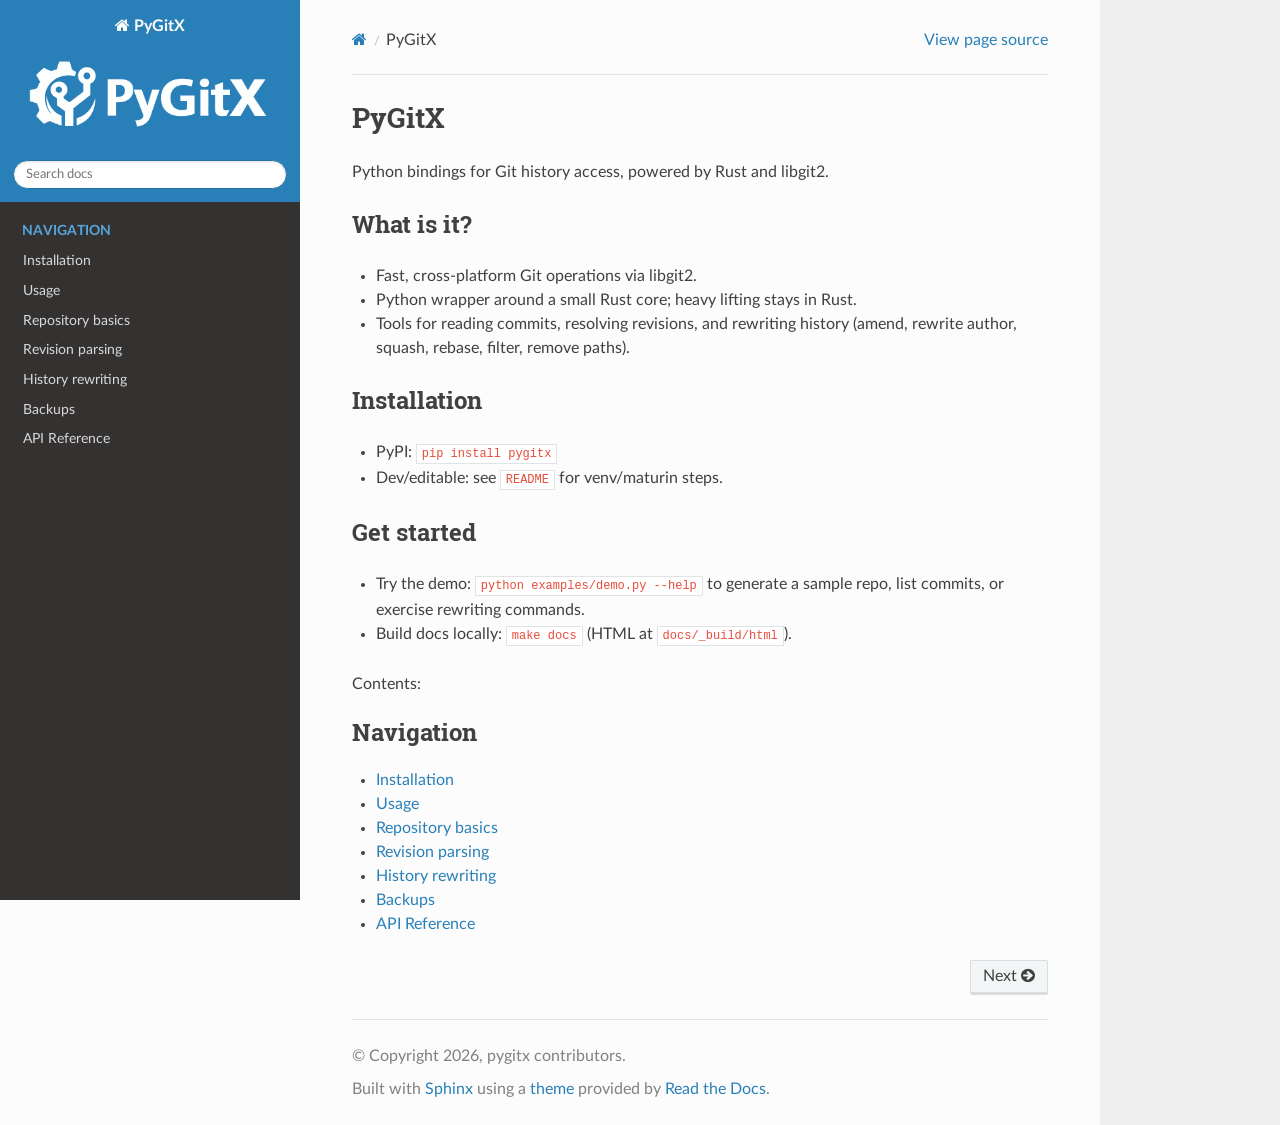
<file: index.html>
<!DOCTYPE html>
<html class="writer-html5" lang="en" data-content_root="./">
<head>
  <meta charset="utf-8" /><meta name="viewport" content="width=device-width, initial-scale=1" />

  <meta name="viewport" content="width=device-width, initial-scale=1.0" />
  <title>PyGitX &mdash; PyGitX 0.2.2 documentation</title>
      <link rel="stylesheet" type="text/css" href="_static/pygments.css?v=b86133f3" />
      <link rel="stylesheet" type="text/css" href="_static/css/theme.css?v=e59714d7" />
      <link rel="stylesheet" type="text/css" href="_static/custom.css?v=ee7fcff9" />

  
      <script src="_static/jquery.js?v=5d32c60e"></script>
      <script src="_static/_sphinx_javascript_frameworks_compat.js?v=2cd50e6c"></script>
      <script src="_static/documentation_options.js?v=000c92bf"></script>
      <script src="_static/doctools.js?v=9a2dae69"></script>
      <script src="_static/sphinx_highlight.js?v=dc90522c"></script>
    <script src="_static/js/theme.js"></script>
    <link rel="index" title="Index" href="genindex.html" />
    <link rel="search" title="Search" href="search.html" />
    <link rel="next" title="Installation" href="installation.html" /> 
</head>

<body class="wy-body-for-nav"> 
  <div class="wy-grid-for-nav">
    <nav data-toggle="wy-nav-shift" class="wy-nav-side">
      <div class="wy-side-scroll">
        <div class="wy-side-nav-search" >

          
          
          <a href="#" class="icon icon-home">
            PyGitX
              <img src="_static/icon.png" class="logo" alt="Logo"/>
          </a>
<div role="search">
  <form id="rtd-search-form" class="wy-form" action="search.html" method="get">
    <input type="text" name="q" placeholder="Search docs" aria-label="Search docs" />
    <input type="hidden" name="check_keywords" value="yes" />
    <input type="hidden" name="area" value="default" />
  </form>
</div>
        </div><div class="wy-menu wy-menu-vertical" data-spy="affix" role="navigation" aria-label="Navigation menu">
              <p class="caption" role="heading"><span class="caption-text">Navigation</span></p>
<ul>
<li class="toctree-l1"><a class="reference internal" href="installation.html">Installation</a></li>
<li class="toctree-l1"><a class="reference internal" href="usage.html">Usage</a></li>
<li class="toctree-l1"><a class="reference internal" href="repository.html">Repository basics</a></li>
<li class="toctree-l1"><a class="reference internal" href="revision_parsing.html">Revision parsing</a></li>
<li class="toctree-l1"><a class="reference internal" href="history_rewrite.html">History rewriting</a></li>
<li class="toctree-l1"><a class="reference internal" href="backups.html">Backups</a></li>
<li class="toctree-l1"><a class="reference internal" href="api.html">API Reference</a></li>
</ul>

        </div>
      </div>
    </nav>

    <section data-toggle="wy-nav-shift" class="wy-nav-content-wrap"><nav class="wy-nav-top" aria-label="Mobile navigation menu" >
          <i data-toggle="wy-nav-top" class="fa fa-bars"></i>
          <a href="#">PyGitX</a>
      </nav>

      <div class="wy-nav-content">
        <div class="rst-content">
          <div role="navigation" aria-label="Page navigation">
  <ul class="wy-breadcrumbs">
      <li><a href="#" class="icon icon-home" aria-label="Home"></a></li>
      <li class="breadcrumb-item active">PyGitX</li>
      <li class="wy-breadcrumbs-aside">
            <a href="_sources/index.rst.txt" rel="nofollow"> View page source</a>
      </li>
  </ul>
  <hr/>
</div>
          <div role="main" class="document" itemscope="itemscope" itemtype="http://schema.org/Article">
           <div itemprop="articleBody">
             
  <section id="pygitx">
<h1>PyGitX<a class="headerlink" href="#pygitx" title="Link to this heading"></a></h1>
<p>Python bindings for Git history access, powered by Rust and libgit2.</p>
<section id="what-is-it">
<h2>What is it?<a class="headerlink" href="#what-is-it" title="Link to this heading"></a></h2>
<ul class="simple">
<li><p>Fast, cross-platform Git operations via libgit2.</p></li>
<li><p>Python wrapper around a small Rust core; heavy lifting stays in Rust.</p></li>
<li><p>Tools for reading commits, resolving revisions, and rewriting history (amend, rewrite author, squash, rebase, filter, remove paths).</p></li>
</ul>
</section>
<section id="installation">
<h2>Installation<a class="headerlink" href="#installation" title="Link to this heading"></a></h2>
<ul class="simple">
<li><p>PyPI: <code class="docutils literal notranslate"><span class="pre">pip</span> <span class="pre">install</span> <span class="pre">pygitx</span></code></p></li>
<li><p>Dev/editable: see <code class="docutils literal notranslate"><span class="pre">README</span></code> for venv/maturin steps.</p></li>
</ul>
</section>
<section id="get-started">
<h2>Get started<a class="headerlink" href="#get-started" title="Link to this heading"></a></h2>
<ul class="simple">
<li><p>Try the demo: <code class="docutils literal notranslate"><span class="pre">python</span> <span class="pre">examples/demo.py</span> <span class="pre">--help</span></code> to generate a sample repo, list commits, or exercise rewriting commands.</p></li>
<li><p>Build docs locally: <code class="docutils literal notranslate"><span class="pre">make</span> <span class="pre">docs</span></code> (HTML at <code class="docutils literal notranslate"><span class="pre">docs/_build/html</span></code>).</p></li>
</ul>
<p>Contents:</p>
<div class="toctree-wrapper compound">
<p class="caption" role="heading"><span class="caption-text">Navigation</span></p>
<ul>
<li class="toctree-l1"><a class="reference internal" href="installation.html">Installation</a></li>
<li class="toctree-l1"><a class="reference internal" href="usage.html">Usage</a></li>
<li class="toctree-l1"><a class="reference internal" href="repository.html">Repository basics</a></li>
<li class="toctree-l1"><a class="reference internal" href="revision_parsing.html">Revision parsing</a></li>
<li class="toctree-l1"><a class="reference internal" href="history_rewrite.html">History rewriting</a></li>
<li class="toctree-l1"><a class="reference internal" href="backups.html">Backups</a></li>
<li class="toctree-l1"><a class="reference internal" href="api.html">API Reference</a></li>
</ul>
</div>
</section>
</section>


           </div>
          </div>
          <footer><div class="rst-footer-buttons" role="navigation" aria-label="Footer">
        <a href="installation.html" class="btn btn-neutral float-right" title="Installation" accesskey="n" rel="next">Next <span class="fa fa-arrow-circle-right" aria-hidden="true"></span></a>
    </div>

  <hr/>

  <div role="contentinfo">
    <p>&#169; Copyright 2026, pygitx contributors.</p>
  </div>

  Built with <a href="https://www.sphinx-doc.org/">Sphinx</a> using a
    <a href="https://github.com/readthedocs/sphinx_rtd_theme">theme</a>
    provided by <a href="https://readthedocs.org">Read the Docs</a>.
   

</footer>
        </div>
      </div>
    </section>
  </div>
  <script>
      jQuery(function () {
          SphinxRtdTheme.Navigation.enable(true);
      });
  </script> 

</body>
</html>
</file>
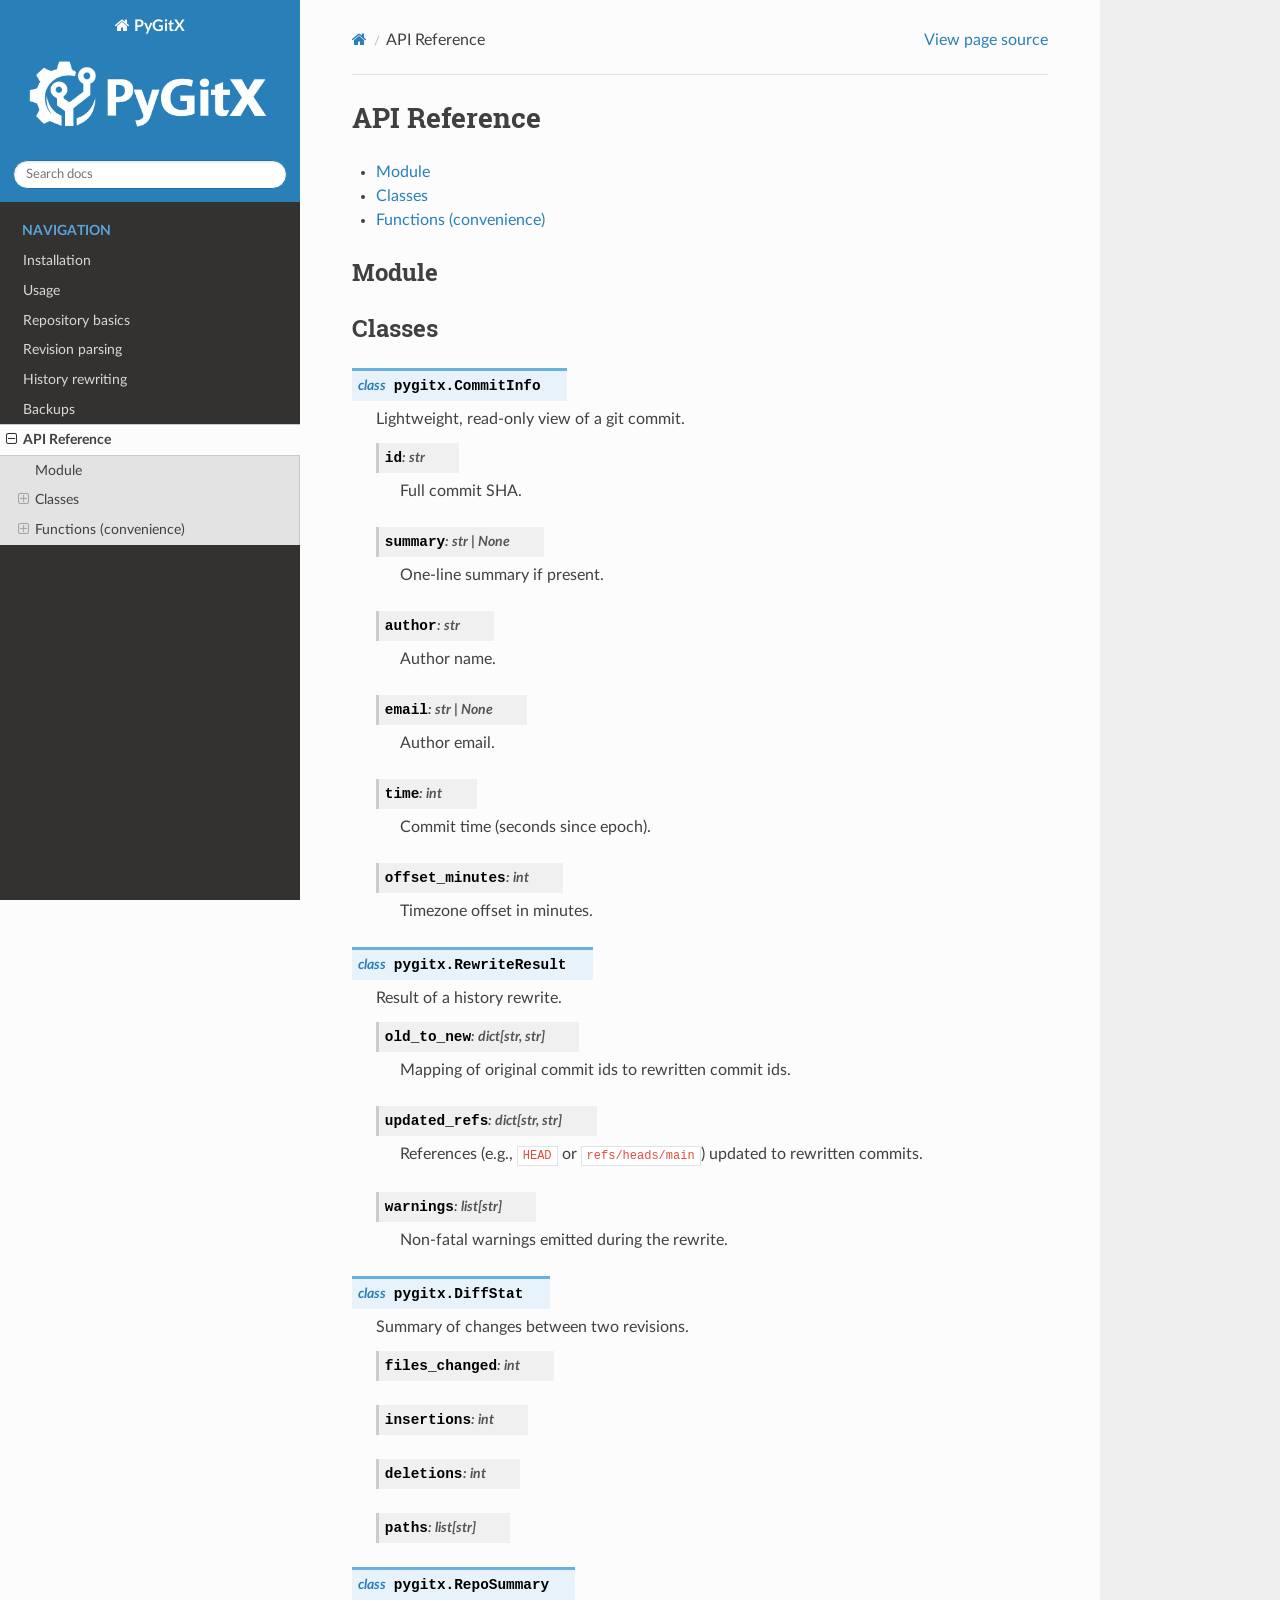
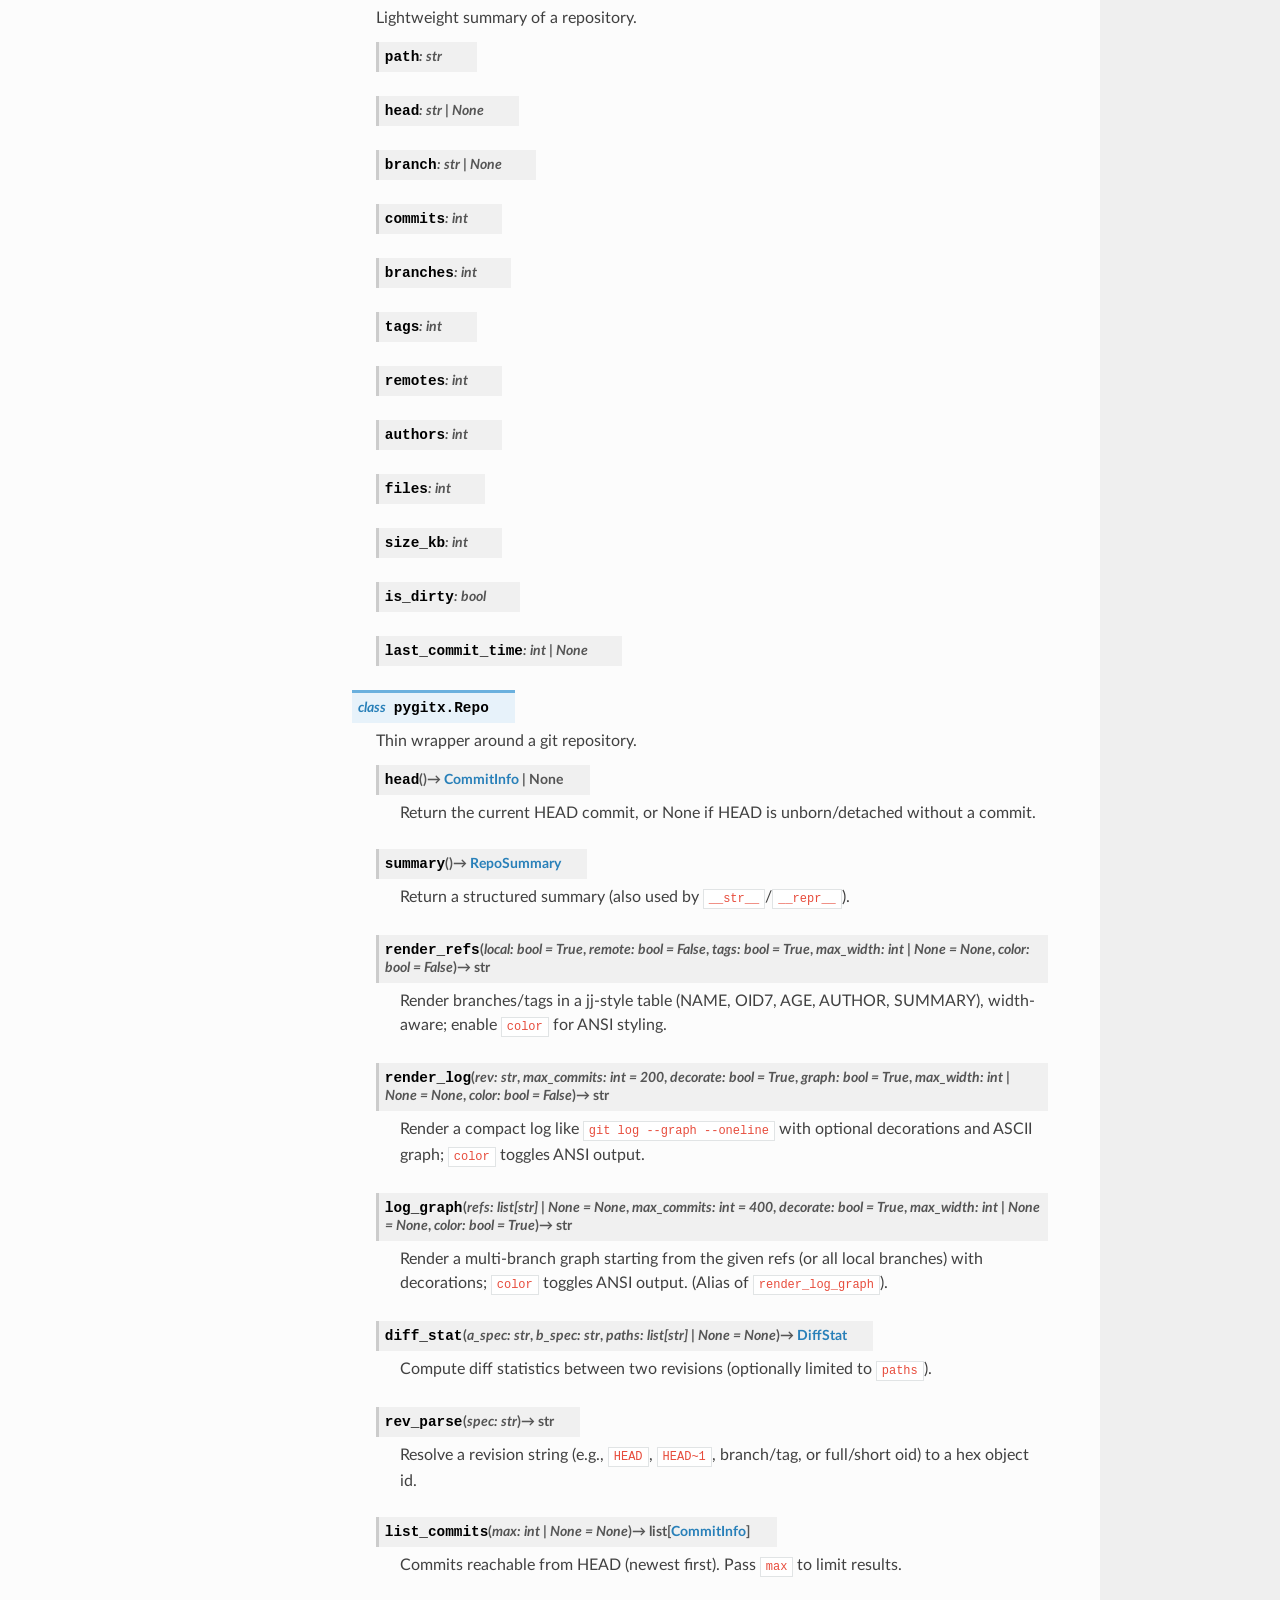
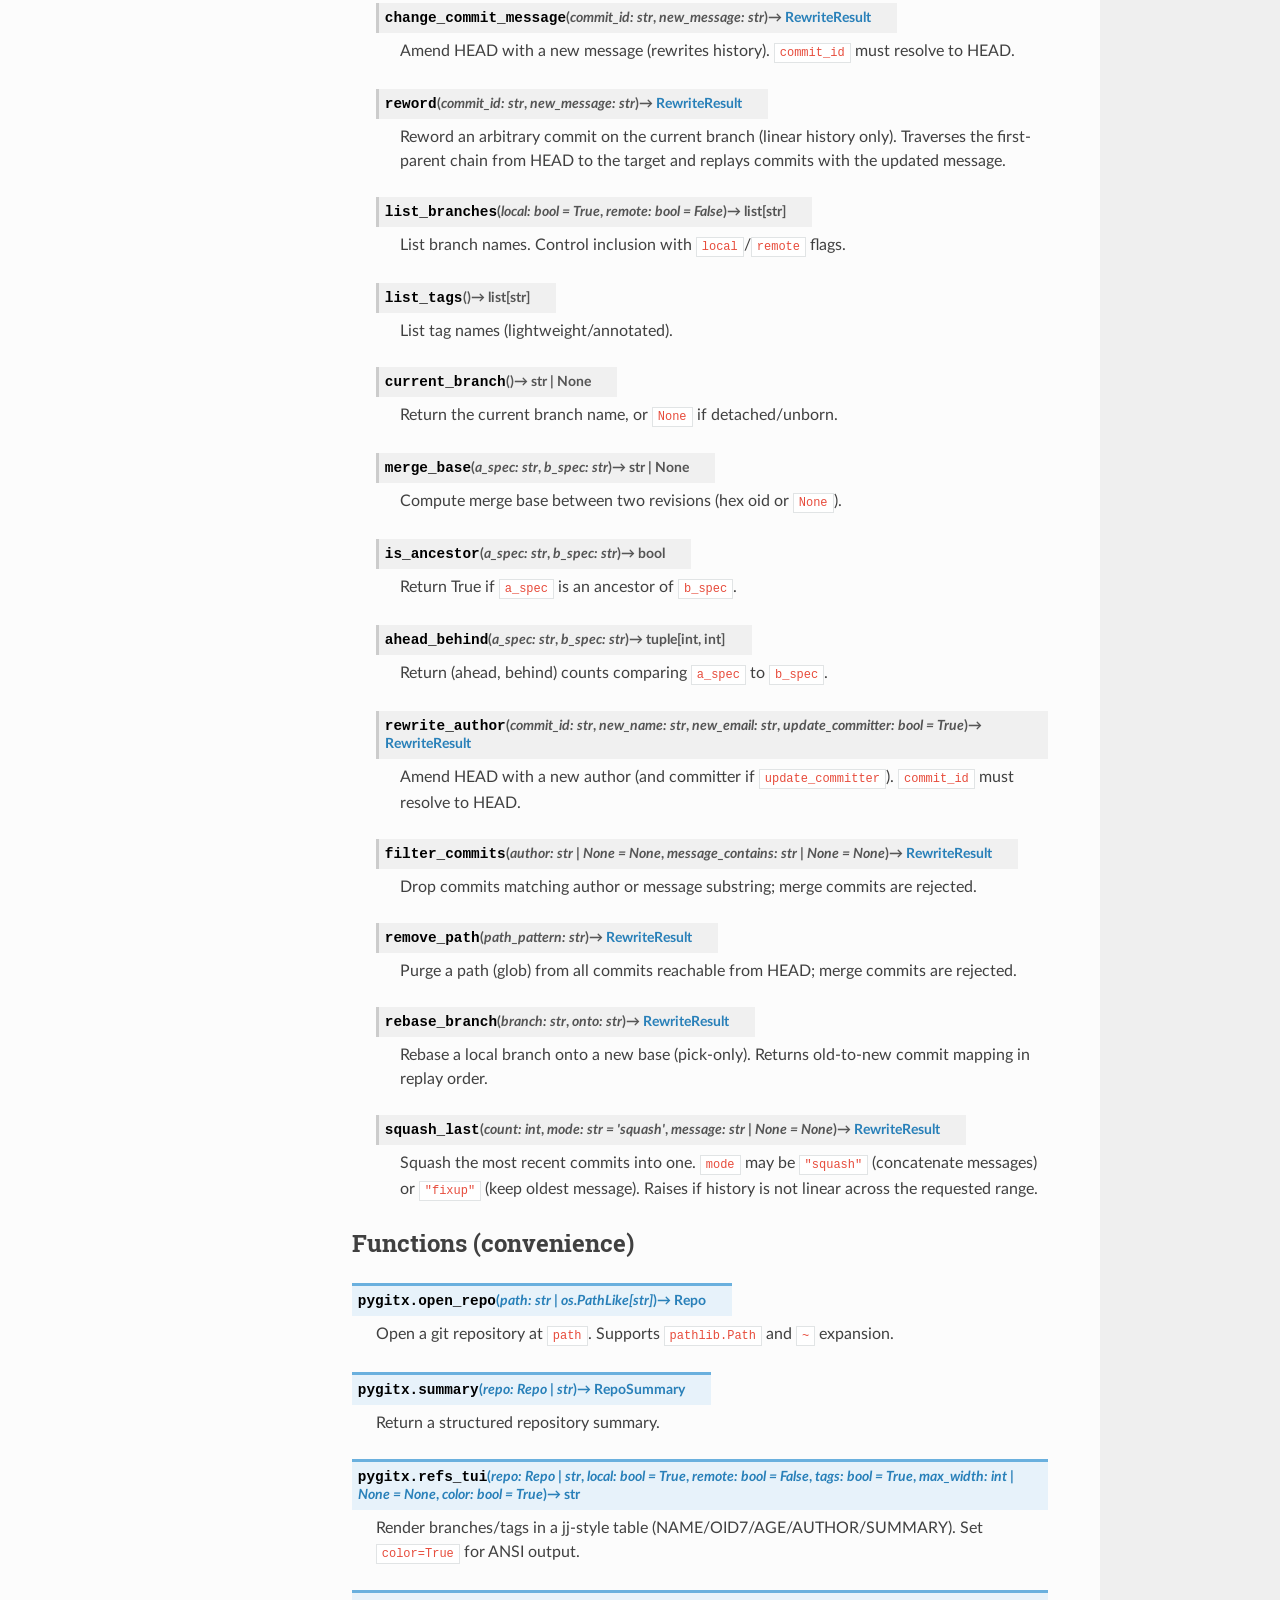
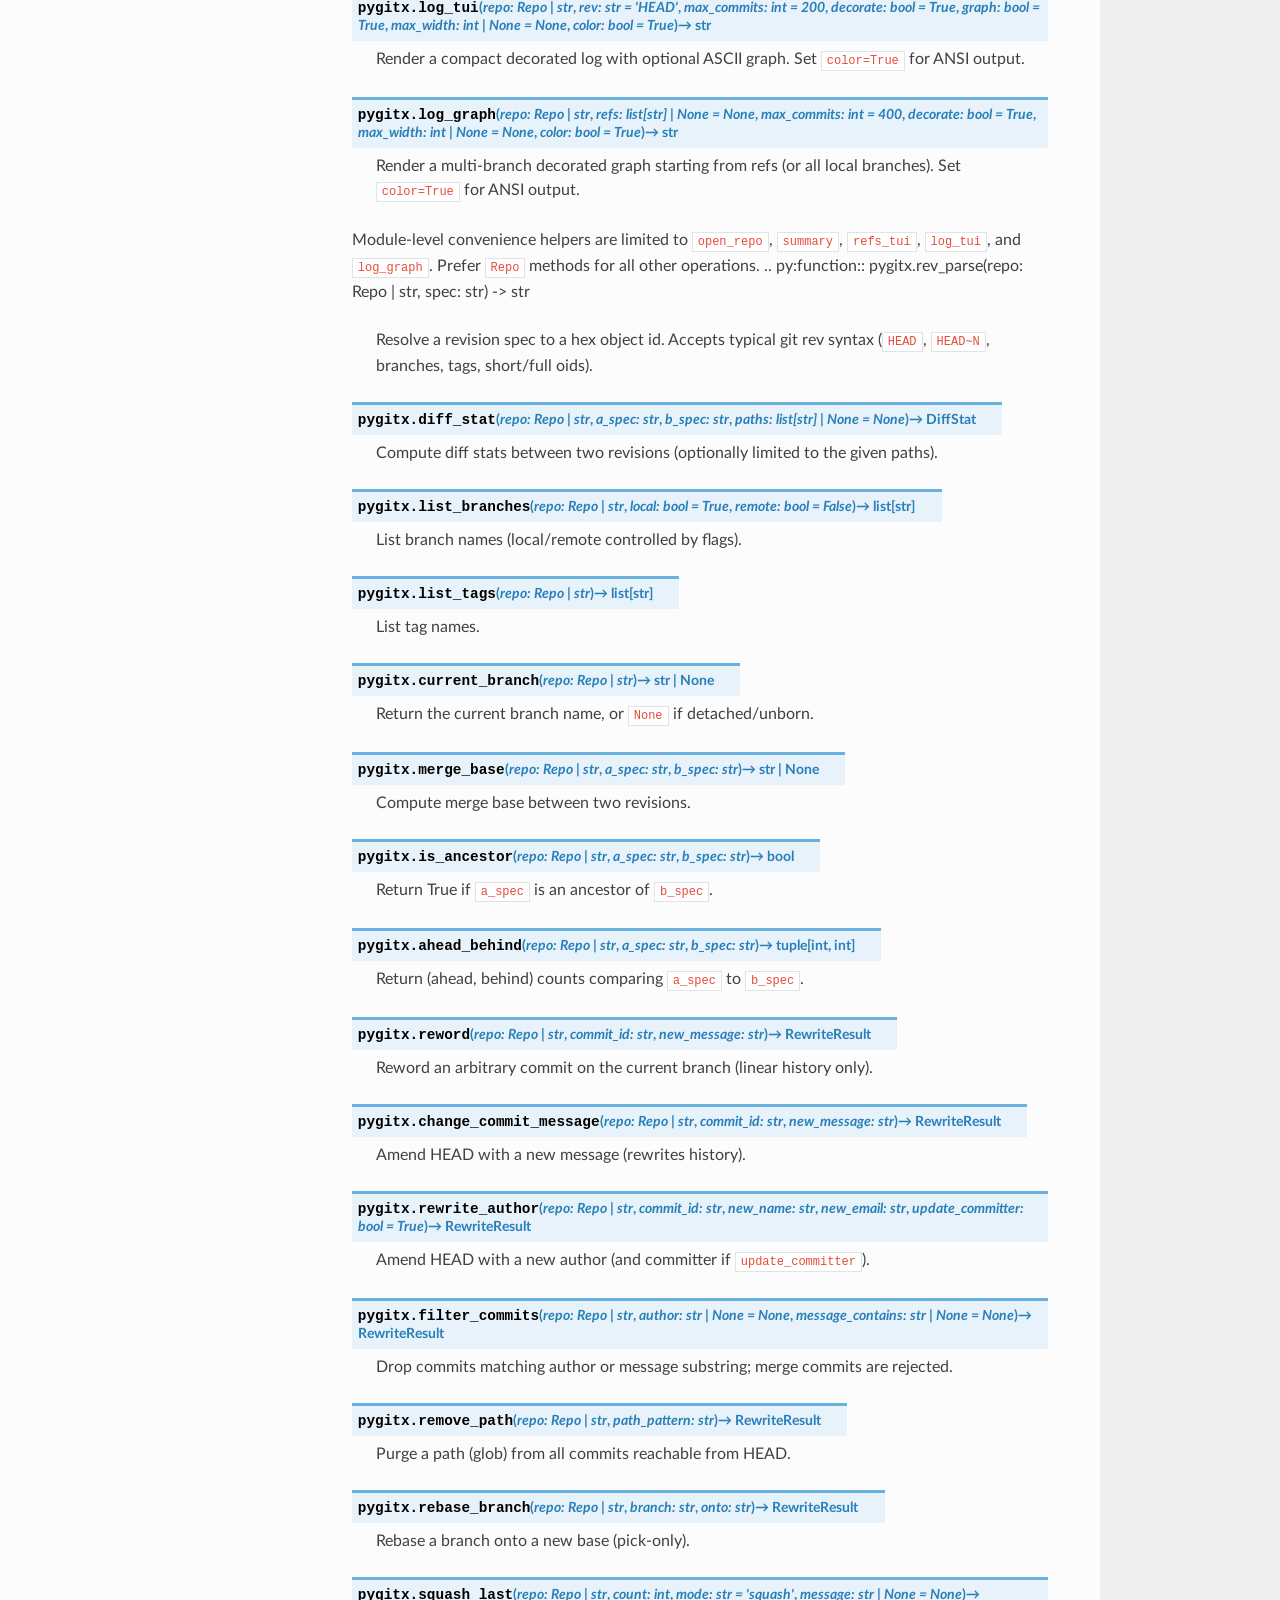
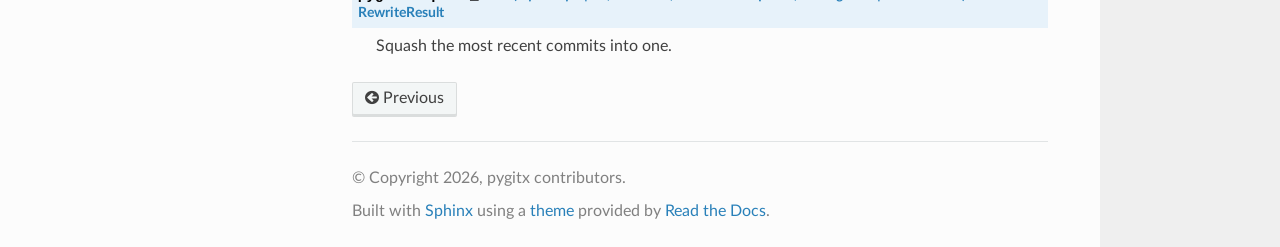
<file: api.html>
<!DOCTYPE html>
<html class="writer-html5" lang="en" data-content_root="./">
<head>
  <meta charset="utf-8" /><meta name="viewport" content="width=device-width, initial-scale=1" />

  <meta name="viewport" content="width=device-width, initial-scale=1.0" />
  <title>API Reference &mdash; PyGitX 0.2.2 documentation</title>
      <link rel="stylesheet" type="text/css" href="_static/pygments.css?v=b86133f3" />
      <link rel="stylesheet" type="text/css" href="_static/css/theme.css?v=e59714d7" />
      <link rel="stylesheet" type="text/css" href="_static/custom.css?v=ee7fcff9" />

  
      <script src="_static/jquery.js?v=5d32c60e"></script>
      <script src="_static/_sphinx_javascript_frameworks_compat.js?v=2cd50e6c"></script>
      <script src="_static/documentation_options.js?v=000c92bf"></script>
      <script src="_static/doctools.js?v=9a2dae69"></script>
      <script src="_static/sphinx_highlight.js?v=dc90522c"></script>
    <script src="_static/js/theme.js"></script>
    <link rel="index" title="Index" href="genindex.html" />
    <link rel="search" title="Search" href="search.html" />
    <link rel="prev" title="Backups" href="backups.html" /> 
</head>

<body class="wy-body-for-nav"> 
  <div class="wy-grid-for-nav">
    <nav data-toggle="wy-nav-shift" class="wy-nav-side">
      <div class="wy-side-scroll">
        <div class="wy-side-nav-search" >

          
          
          <a href="index.html" class="icon icon-home">
            PyGitX
              <img src="_static/icon.png" class="logo" alt="Logo"/>
          </a>
<div role="search">
  <form id="rtd-search-form" class="wy-form" action="search.html" method="get">
    <input type="text" name="q" placeholder="Search docs" aria-label="Search docs" />
    <input type="hidden" name="check_keywords" value="yes" />
    <input type="hidden" name="area" value="default" />
  </form>
</div>
        </div><div class="wy-menu wy-menu-vertical" data-spy="affix" role="navigation" aria-label="Navigation menu">
              <p class="caption" role="heading"><span class="caption-text">Navigation</span></p>
<ul class="current">
<li class="toctree-l1"><a class="reference internal" href="installation.html">Installation</a></li>
<li class="toctree-l1"><a class="reference internal" href="usage.html">Usage</a></li>
<li class="toctree-l1"><a class="reference internal" href="repository.html">Repository basics</a></li>
<li class="toctree-l1"><a class="reference internal" href="revision_parsing.html">Revision parsing</a></li>
<li class="toctree-l1"><a class="reference internal" href="history_rewrite.html">History rewriting</a></li>
<li class="toctree-l1"><a class="reference internal" href="backups.html">Backups</a></li>
<li class="toctree-l1 current"><a class="current reference internal" href="#">API Reference</a><ul>
<li class="toctree-l2"><a class="reference internal" href="#module-pygitx">Module</a></li>
<li class="toctree-l2"><a class="reference internal" href="#classes">Classes</a><ul>
<li class="toctree-l3"><a class="reference internal" href="#pygitx.pygitx.CommitInfo"><code class="docutils literal notranslate"><span class="pre">pygitx.CommitInfo</span></code></a><ul>
<li class="toctree-l4"><a class="reference internal" href="#pygitx.pygitx.CommitInfo.id"><code class="docutils literal notranslate"><span class="pre">pygitx.CommitInfo.id</span></code></a></li>
<li class="toctree-l4"><a class="reference internal" href="#pygitx.pygitx.CommitInfo.summary"><code class="docutils literal notranslate"><span class="pre">pygitx.CommitInfo.summary</span></code></a></li>
<li class="toctree-l4"><a class="reference internal" href="#pygitx.pygitx.CommitInfo.author"><code class="docutils literal notranslate"><span class="pre">pygitx.CommitInfo.author</span></code></a></li>
<li class="toctree-l4"><a class="reference internal" href="#pygitx.pygitx.CommitInfo.email"><code class="docutils literal notranslate"><span class="pre">pygitx.CommitInfo.email</span></code></a></li>
<li class="toctree-l4"><a class="reference internal" href="#pygitx.pygitx.CommitInfo.time"><code class="docutils literal notranslate"><span class="pre">pygitx.CommitInfo.time</span></code></a></li>
<li class="toctree-l4"><a class="reference internal" href="#pygitx.pygitx.CommitInfo.offset_minutes"><code class="docutils literal notranslate"><span class="pre">pygitx.CommitInfo.offset_minutes</span></code></a></li>
</ul>
</li>
<li class="toctree-l3"><a class="reference internal" href="#pygitx.pygitx.RewriteResult"><code class="docutils literal notranslate"><span class="pre">pygitx.RewriteResult</span></code></a><ul>
<li class="toctree-l4"><a class="reference internal" href="#pygitx.pygitx.RewriteResult.old_to_new"><code class="docutils literal notranslate"><span class="pre">pygitx.RewriteResult.old_to_new</span></code></a></li>
<li class="toctree-l4"><a class="reference internal" href="#pygitx.pygitx.RewriteResult.updated_refs"><code class="docutils literal notranslate"><span class="pre">pygitx.RewriteResult.updated_refs</span></code></a></li>
<li class="toctree-l4"><a class="reference internal" href="#pygitx.pygitx.RewriteResult.warnings"><code class="docutils literal notranslate"><span class="pre">pygitx.RewriteResult.warnings</span></code></a></li>
</ul>
</li>
<li class="toctree-l3"><a class="reference internal" href="#pygitx.pygitx.DiffStat"><code class="docutils literal notranslate"><span class="pre">pygitx.DiffStat</span></code></a><ul>
<li class="toctree-l4"><a class="reference internal" href="#pygitx.pygitx.DiffStat.files_changed"><code class="docutils literal notranslate"><span class="pre">pygitx.DiffStat.files_changed</span></code></a></li>
<li class="toctree-l4"><a class="reference internal" href="#pygitx.pygitx.DiffStat.insertions"><code class="docutils literal notranslate"><span class="pre">pygitx.DiffStat.insertions</span></code></a></li>
<li class="toctree-l4"><a class="reference internal" href="#pygitx.pygitx.DiffStat.deletions"><code class="docutils literal notranslate"><span class="pre">pygitx.DiffStat.deletions</span></code></a></li>
<li class="toctree-l4"><a class="reference internal" href="#pygitx.pygitx.DiffStat.paths"><code class="docutils literal notranslate"><span class="pre">pygitx.DiffStat.paths</span></code></a></li>
</ul>
</li>
<li class="toctree-l3"><a class="reference internal" href="#pygitx.pygitx.RepoSummary"><code class="docutils literal notranslate"><span class="pre">pygitx.RepoSummary</span></code></a><ul>
<li class="toctree-l4"><a class="reference internal" href="#pygitx.pygitx.RepoSummary.path"><code class="docutils literal notranslate"><span class="pre">pygitx.RepoSummary.path</span></code></a></li>
<li class="toctree-l4"><a class="reference internal" href="#pygitx.pygitx.RepoSummary.head"><code class="docutils literal notranslate"><span class="pre">pygitx.RepoSummary.head</span></code></a></li>
<li class="toctree-l4"><a class="reference internal" href="#pygitx.pygitx.RepoSummary.branch"><code class="docutils literal notranslate"><span class="pre">pygitx.RepoSummary.branch</span></code></a></li>
<li class="toctree-l4"><a class="reference internal" href="#pygitx.pygitx.RepoSummary.commits"><code class="docutils literal notranslate"><span class="pre">pygitx.RepoSummary.commits</span></code></a></li>
<li class="toctree-l4"><a class="reference internal" href="#pygitx.pygitx.RepoSummary.branches"><code class="docutils literal notranslate"><span class="pre">pygitx.RepoSummary.branches</span></code></a></li>
<li class="toctree-l4"><a class="reference internal" href="#pygitx.pygitx.RepoSummary.tags"><code class="docutils literal notranslate"><span class="pre">pygitx.RepoSummary.tags</span></code></a></li>
<li class="toctree-l4"><a class="reference internal" href="#pygitx.pygitx.RepoSummary.remotes"><code class="docutils literal notranslate"><span class="pre">pygitx.RepoSummary.remotes</span></code></a></li>
<li class="toctree-l4"><a class="reference internal" href="#pygitx.pygitx.RepoSummary.authors"><code class="docutils literal notranslate"><span class="pre">pygitx.RepoSummary.authors</span></code></a></li>
<li class="toctree-l4"><a class="reference internal" href="#pygitx.pygitx.RepoSummary.files"><code class="docutils literal notranslate"><span class="pre">pygitx.RepoSummary.files</span></code></a></li>
<li class="toctree-l4"><a class="reference internal" href="#pygitx.pygitx.RepoSummary.size_kb"><code class="docutils literal notranslate"><span class="pre">pygitx.RepoSummary.size_kb</span></code></a></li>
<li class="toctree-l4"><a class="reference internal" href="#pygitx.pygitx.RepoSummary.is_dirty"><code class="docutils literal notranslate"><span class="pre">pygitx.RepoSummary.is_dirty</span></code></a></li>
<li class="toctree-l4"><a class="reference internal" href="#pygitx.pygitx.RepoSummary.last_commit_time"><code class="docutils literal notranslate"><span class="pre">pygitx.RepoSummary.last_commit_time</span></code></a></li>
</ul>
</li>
<li class="toctree-l3"><a class="reference internal" href="#pygitx.pygitx.Repo"><code class="docutils literal notranslate"><span class="pre">pygitx.Repo</span></code></a><ul>
<li class="toctree-l4"><a class="reference internal" href="#pygitx.pygitx.Repo.head"><code class="docutils literal notranslate"><span class="pre">pygitx.Repo.head()</span></code></a></li>
<li class="toctree-l4"><a class="reference internal" href="#pygitx.pygitx.Repo.summary"><code class="docutils literal notranslate"><span class="pre">pygitx.Repo.summary()</span></code></a></li>
<li class="toctree-l4"><a class="reference internal" href="#pygitx.pygitx.Repo.render_refs"><code class="docutils literal notranslate"><span class="pre">pygitx.Repo.render_refs()</span></code></a></li>
<li class="toctree-l4"><a class="reference internal" href="#pygitx.pygitx.Repo.render_log"><code class="docutils literal notranslate"><span class="pre">pygitx.Repo.render_log()</span></code></a></li>
<li class="toctree-l4"><a class="reference internal" href="#pygitx.pygitx.Repo.log_graph"><code class="docutils literal notranslate"><span class="pre">pygitx.Repo.log_graph()</span></code></a></li>
<li class="toctree-l4"><a class="reference internal" href="#pygitx.pygitx.Repo.diff_stat"><code class="docutils literal notranslate"><span class="pre">pygitx.Repo.diff_stat()</span></code></a></li>
<li class="toctree-l4"><a class="reference internal" href="#pygitx.pygitx.Repo.rev_parse"><code class="docutils literal notranslate"><span class="pre">pygitx.Repo.rev_parse()</span></code></a></li>
<li class="toctree-l4"><a class="reference internal" href="#pygitx.pygitx.Repo.list_commits"><code class="docutils literal notranslate"><span class="pre">pygitx.Repo.list_commits()</span></code></a></li>
<li class="toctree-l4"><a class="reference internal" href="#pygitx.pygitx.Repo.change_commit_message"><code class="docutils literal notranslate"><span class="pre">pygitx.Repo.change_commit_message()</span></code></a></li>
<li class="toctree-l4"><a class="reference internal" href="#pygitx.pygitx.Repo.reword"><code class="docutils literal notranslate"><span class="pre">pygitx.Repo.reword()</span></code></a></li>
<li class="toctree-l4"><a class="reference internal" href="#pygitx.pygitx.Repo.list_branches"><code class="docutils literal notranslate"><span class="pre">pygitx.Repo.list_branches()</span></code></a></li>
<li class="toctree-l4"><a class="reference internal" href="#pygitx.pygitx.Repo.list_tags"><code class="docutils literal notranslate"><span class="pre">pygitx.Repo.list_tags()</span></code></a></li>
<li class="toctree-l4"><a class="reference internal" href="#pygitx.pygitx.Repo.current_branch"><code class="docutils literal notranslate"><span class="pre">pygitx.Repo.current_branch()</span></code></a></li>
<li class="toctree-l4"><a class="reference internal" href="#pygitx.pygitx.Repo.merge_base"><code class="docutils literal notranslate"><span class="pre">pygitx.Repo.merge_base()</span></code></a></li>
<li class="toctree-l4"><a class="reference internal" href="#pygitx.pygitx.Repo.is_ancestor"><code class="docutils literal notranslate"><span class="pre">pygitx.Repo.is_ancestor()</span></code></a></li>
<li class="toctree-l4"><a class="reference internal" href="#pygitx.pygitx.Repo.ahead_behind"><code class="docutils literal notranslate"><span class="pre">pygitx.Repo.ahead_behind()</span></code></a></li>
<li class="toctree-l4"><a class="reference internal" href="#pygitx.pygitx.Repo.rewrite_author"><code class="docutils literal notranslate"><span class="pre">pygitx.Repo.rewrite_author()</span></code></a></li>
<li class="toctree-l4"><a class="reference internal" href="#pygitx.pygitx.Repo.filter_commits"><code class="docutils literal notranslate"><span class="pre">pygitx.Repo.filter_commits()</span></code></a></li>
<li class="toctree-l4"><a class="reference internal" href="#pygitx.pygitx.Repo.remove_path"><code class="docutils literal notranslate"><span class="pre">pygitx.Repo.remove_path()</span></code></a></li>
<li class="toctree-l4"><a class="reference internal" href="#pygitx.pygitx.Repo.rebase_branch"><code class="docutils literal notranslate"><span class="pre">pygitx.Repo.rebase_branch()</span></code></a></li>
<li class="toctree-l4"><a class="reference internal" href="#pygitx.pygitx.Repo.squash_last"><code class="docutils literal notranslate"><span class="pre">pygitx.Repo.squash_last()</span></code></a></li>
</ul>
</li>
</ul>
</li>
<li class="toctree-l2"><a class="reference internal" href="#functions-convenience">Functions (convenience)</a><ul>
<li class="toctree-l3"><a class="reference internal" href="#pygitx.pygitx.open_repo"><code class="docutils literal notranslate"><span class="pre">pygitx.open_repo()</span></code></a></li>
<li class="toctree-l3"><a class="reference internal" href="#pygitx.pygitx.summary"><code class="docutils literal notranslate"><span class="pre">pygitx.summary()</span></code></a></li>
<li class="toctree-l3"><a class="reference internal" href="#pygitx.pygitx.refs_tui"><code class="docutils literal notranslate"><span class="pre">pygitx.refs_tui()</span></code></a></li>
<li class="toctree-l3"><a class="reference internal" href="#pygitx.pygitx.log_tui"><code class="docutils literal notranslate"><span class="pre">pygitx.log_tui()</span></code></a></li>
<li class="toctree-l3"><a class="reference internal" href="#pygitx.pygitx.log_graph"><code class="docutils literal notranslate"><span class="pre">pygitx.log_graph()</span></code></a></li>
<li class="toctree-l3"><a class="reference internal" href="#pygitx.pygitx.diff_stat"><code class="docutils literal notranslate"><span class="pre">pygitx.diff_stat()</span></code></a></li>
<li class="toctree-l3"><a class="reference internal" href="#pygitx.pygitx.list_branches"><code class="docutils literal notranslate"><span class="pre">pygitx.list_branches()</span></code></a></li>
<li class="toctree-l3"><a class="reference internal" href="#pygitx.pygitx.list_tags"><code class="docutils literal notranslate"><span class="pre">pygitx.list_tags()</span></code></a></li>
<li class="toctree-l3"><a class="reference internal" href="#pygitx.pygitx.current_branch"><code class="docutils literal notranslate"><span class="pre">pygitx.current_branch()</span></code></a></li>
<li class="toctree-l3"><a class="reference internal" href="#pygitx.pygitx.merge_base"><code class="docutils literal notranslate"><span class="pre">pygitx.merge_base()</span></code></a></li>
<li class="toctree-l3"><a class="reference internal" href="#pygitx.pygitx.is_ancestor"><code class="docutils literal notranslate"><span class="pre">pygitx.is_ancestor()</span></code></a></li>
<li class="toctree-l3"><a class="reference internal" href="#pygitx.pygitx.ahead_behind"><code class="docutils literal notranslate"><span class="pre">pygitx.ahead_behind()</span></code></a></li>
<li class="toctree-l3"><a class="reference internal" href="#pygitx.pygitx.reword"><code class="docutils literal notranslate"><span class="pre">pygitx.reword()</span></code></a></li>
<li class="toctree-l3"><a class="reference internal" href="#pygitx.pygitx.change_commit_message"><code class="docutils literal notranslate"><span class="pre">pygitx.change_commit_message()</span></code></a></li>
<li class="toctree-l3"><a class="reference internal" href="#pygitx.pygitx.rewrite_author"><code class="docutils literal notranslate"><span class="pre">pygitx.rewrite_author()</span></code></a></li>
<li class="toctree-l3"><a class="reference internal" href="#pygitx.pygitx.filter_commits"><code class="docutils literal notranslate"><span class="pre">pygitx.filter_commits()</span></code></a></li>
<li class="toctree-l3"><a class="reference internal" href="#pygitx.pygitx.remove_path"><code class="docutils literal notranslate"><span class="pre">pygitx.remove_path()</span></code></a></li>
<li class="toctree-l3"><a class="reference internal" href="#pygitx.pygitx.rebase_branch"><code class="docutils literal notranslate"><span class="pre">pygitx.rebase_branch()</span></code></a></li>
<li class="toctree-l3"><a class="reference internal" href="#pygitx.pygitx.squash_last"><code class="docutils literal notranslate"><span class="pre">pygitx.squash_last()</span></code></a></li>
</ul>
</li>
</ul>
</li>
</ul>

        </div>
      </div>
    </nav>

    <section data-toggle="wy-nav-shift" class="wy-nav-content-wrap"><nav class="wy-nav-top" aria-label="Mobile navigation menu" >
          <i data-toggle="wy-nav-top" class="fa fa-bars"></i>
          <a href="index.html">PyGitX</a>
      </nav>

      <div class="wy-nav-content">
        <div class="rst-content">
          <div role="navigation" aria-label="Page navigation">
  <ul class="wy-breadcrumbs">
      <li><a href="index.html" class="icon icon-home" aria-label="Home"></a></li>
      <li class="breadcrumb-item active">API Reference</li>
      <li class="wy-breadcrumbs-aside">
            <a href="_sources/api.rst.txt" rel="nofollow"> View page source</a>
      </li>
  </ul>
  <hr/>
</div>
          <div role="main" class="document" itemscope="itemscope" itemtype="http://schema.org/Article">
           <div itemprop="articleBody">
             
  <section id="api-reference">
<h1>API Reference<a class="headerlink" href="#api-reference" title="Link to this heading"></a></h1>
<nav class="contents local" id="contents">
<ul class="simple">
<li><p><a class="reference internal" href="#module-pygitx" id="id1">Module</a></p></li>
<li><p><a class="reference internal" href="#classes" id="id2">Classes</a></p></li>
<li><p><a class="reference internal" href="#functions-convenience" id="id3">Functions (convenience)</a></p></li>
</ul>
</nav>
<section id="module-pygitx">
<span id="module"></span><h2><a class="toc-backref" href="#id1" role="doc-backlink">Module</a><a class="headerlink" href="#module-pygitx" title="Link to this heading"></a></h2>
</section>
<section id="classes">
<h2><a class="toc-backref" href="#id2" role="doc-backlink">Classes</a><a class="headerlink" href="#classes" title="Link to this heading"></a></h2>
<dl class="py class">
<dt class="sig sig-object py" id="pygitx.pygitx.CommitInfo">
<em class="property"><span class="pre">class</span><span class="w"> </span></em><span class="sig-prename descclassname"><span class="pre">pygitx.</span></span><span class="sig-name descname"><span class="pre">CommitInfo</span></span><a class="headerlink" href="#pygitx.pygitx.CommitInfo" title="Link to this definition"></a></dt>
<dd><p>Lightweight, read-only view of a git commit.</p>
<dl class="py attribute">
<dt class="sig sig-object py" id="pygitx.pygitx.CommitInfo.id">
<span class="sig-name descname"><span class="pre">id</span></span><em class="property"><span class="p"><span class="pre">:</span></span><span class="w"> </span><span class="pre">str</span></em><a class="headerlink" href="#pygitx.pygitx.CommitInfo.id" title="Link to this definition"></a></dt>
<dd><p>Full commit SHA.</p>
</dd></dl>

<dl class="py attribute">
<dt class="sig sig-object py" id="pygitx.pygitx.CommitInfo.summary">
<span class="sig-name descname"><span class="pre">summary</span></span><em class="property"><span class="p"><span class="pre">:</span></span><span class="w"> </span><span class="pre">str</span><span class="w"> </span><span class="p"><span class="pre">|</span></span><span class="w"> </span><span class="pre">None</span></em><a class="headerlink" href="#pygitx.pygitx.CommitInfo.summary" title="Link to this definition"></a></dt>
<dd><p>One-line summary if present.</p>
</dd></dl>

<dl class="py attribute">
<dt class="sig sig-object py" id="pygitx.pygitx.CommitInfo.author">
<span class="sig-name descname"><span class="pre">author</span></span><em class="property"><span class="p"><span class="pre">:</span></span><span class="w"> </span><span class="pre">str</span></em><a class="headerlink" href="#pygitx.pygitx.CommitInfo.author" title="Link to this definition"></a></dt>
<dd><p>Author name.</p>
</dd></dl>

<dl class="py attribute">
<dt class="sig sig-object py" id="pygitx.pygitx.CommitInfo.email">
<span class="sig-name descname"><span class="pre">email</span></span><em class="property"><span class="p"><span class="pre">:</span></span><span class="w"> </span><span class="pre">str</span><span class="w"> </span><span class="p"><span class="pre">|</span></span><span class="w"> </span><span class="pre">None</span></em><a class="headerlink" href="#pygitx.pygitx.CommitInfo.email" title="Link to this definition"></a></dt>
<dd><p>Author email.</p>
</dd></dl>

<dl class="py attribute">
<dt class="sig sig-object py" id="pygitx.pygitx.CommitInfo.time">
<span class="sig-name descname"><span class="pre">time</span></span><em class="property"><span class="p"><span class="pre">:</span></span><span class="w"> </span><span class="pre">int</span></em><a class="headerlink" href="#pygitx.pygitx.CommitInfo.time" title="Link to this definition"></a></dt>
<dd><p>Commit time (seconds since epoch).</p>
</dd></dl>

<dl class="py attribute">
<dt class="sig sig-object py" id="pygitx.pygitx.CommitInfo.offset_minutes">
<span class="sig-name descname"><span class="pre">offset_minutes</span></span><em class="property"><span class="p"><span class="pre">:</span></span><span class="w"> </span><span class="pre">int</span></em><a class="headerlink" href="#pygitx.pygitx.CommitInfo.offset_minutes" title="Link to this definition"></a></dt>
<dd><p>Timezone offset in minutes.</p>
</dd></dl>

</dd></dl>

<dl class="py class">
<dt class="sig sig-object py" id="pygitx.pygitx.RewriteResult">
<em class="property"><span class="pre">class</span><span class="w"> </span></em><span class="sig-prename descclassname"><span class="pre">pygitx.</span></span><span class="sig-name descname"><span class="pre">RewriteResult</span></span><a class="headerlink" href="#pygitx.pygitx.RewriteResult" title="Link to this definition"></a></dt>
<dd><p>Result of a history rewrite.</p>
<dl class="py attribute">
<dt class="sig sig-object py" id="pygitx.pygitx.RewriteResult.old_to_new">
<span class="sig-name descname"><span class="pre">old_to_new</span></span><em class="property"><span class="p"><span class="pre">:</span></span><span class="w"> </span><span class="pre">dict</span><span class="p"><span class="pre">[</span></span><span class="pre">str</span><span class="p"><span class="pre">,</span></span><span class="w"> </span><span class="pre">str</span><span class="p"><span class="pre">]</span></span></em><a class="headerlink" href="#pygitx.pygitx.RewriteResult.old_to_new" title="Link to this definition"></a></dt>
<dd><p>Mapping of original commit ids to rewritten commit ids.</p>
</dd></dl>

<dl class="py attribute">
<dt class="sig sig-object py" id="pygitx.pygitx.RewriteResult.updated_refs">
<span class="sig-name descname"><span class="pre">updated_refs</span></span><em class="property"><span class="p"><span class="pre">:</span></span><span class="w"> </span><span class="pre">dict</span><span class="p"><span class="pre">[</span></span><span class="pre">str</span><span class="p"><span class="pre">,</span></span><span class="w"> </span><span class="pre">str</span><span class="p"><span class="pre">]</span></span></em><a class="headerlink" href="#pygitx.pygitx.RewriteResult.updated_refs" title="Link to this definition"></a></dt>
<dd><p>References (e.g., <code class="docutils literal notranslate"><span class="pre">HEAD</span></code> or <code class="docutils literal notranslate"><span class="pre">refs/heads/main</span></code>) updated to rewritten commits.</p>
</dd></dl>

<dl class="py attribute">
<dt class="sig sig-object py" id="pygitx.pygitx.RewriteResult.warnings">
<span class="sig-name descname"><span class="pre">warnings</span></span><em class="property"><span class="p"><span class="pre">:</span></span><span class="w"> </span><span class="pre">list</span><span class="p"><span class="pre">[</span></span><span class="pre">str</span><span class="p"><span class="pre">]</span></span></em><a class="headerlink" href="#pygitx.pygitx.RewriteResult.warnings" title="Link to this definition"></a></dt>
<dd><p>Non-fatal warnings emitted during the rewrite.</p>
</dd></dl>

</dd></dl>

<dl class="py class">
<dt class="sig sig-object py" id="pygitx.pygitx.DiffStat">
<em class="property"><span class="pre">class</span><span class="w"> </span></em><span class="sig-prename descclassname"><span class="pre">pygitx.</span></span><span class="sig-name descname"><span class="pre">DiffStat</span></span><a class="headerlink" href="#pygitx.pygitx.DiffStat" title="Link to this definition"></a></dt>
<dd><p>Summary of changes between two revisions.</p>
<dl class="py attribute">
<dt class="sig sig-object py" id="pygitx.pygitx.DiffStat.files_changed">
<span class="sig-name descname"><span class="pre">files_changed</span></span><em class="property"><span class="p"><span class="pre">:</span></span><span class="w"> </span><span class="pre">int</span></em><a class="headerlink" href="#pygitx.pygitx.DiffStat.files_changed" title="Link to this definition"></a></dt>
<dd></dd></dl>

<dl class="py attribute">
<dt class="sig sig-object py" id="pygitx.pygitx.DiffStat.insertions">
<span class="sig-name descname"><span class="pre">insertions</span></span><em class="property"><span class="p"><span class="pre">:</span></span><span class="w"> </span><span class="pre">int</span></em><a class="headerlink" href="#pygitx.pygitx.DiffStat.insertions" title="Link to this definition"></a></dt>
<dd></dd></dl>

<dl class="py attribute">
<dt class="sig sig-object py" id="pygitx.pygitx.DiffStat.deletions">
<span class="sig-name descname"><span class="pre">deletions</span></span><em class="property"><span class="p"><span class="pre">:</span></span><span class="w"> </span><span class="pre">int</span></em><a class="headerlink" href="#pygitx.pygitx.DiffStat.deletions" title="Link to this definition"></a></dt>
<dd></dd></dl>

<dl class="py attribute">
<dt class="sig sig-object py" id="pygitx.pygitx.DiffStat.paths">
<span class="sig-name descname"><span class="pre">paths</span></span><em class="property"><span class="p"><span class="pre">:</span></span><span class="w"> </span><span class="pre">list</span><span class="p"><span class="pre">[</span></span><span class="pre">str</span><span class="p"><span class="pre">]</span></span></em><a class="headerlink" href="#pygitx.pygitx.DiffStat.paths" title="Link to this definition"></a></dt>
<dd></dd></dl>

</dd></dl>

<dl class="py class">
<dt class="sig sig-object py" id="pygitx.pygitx.RepoSummary">
<em class="property"><span class="pre">class</span><span class="w"> </span></em><span class="sig-prename descclassname"><span class="pre">pygitx.</span></span><span class="sig-name descname"><span class="pre">RepoSummary</span></span><a class="headerlink" href="#pygitx.pygitx.RepoSummary" title="Link to this definition"></a></dt>
<dd><p>Lightweight summary of a repository.</p>
<dl class="py attribute">
<dt class="sig sig-object py" id="pygitx.pygitx.RepoSummary.path">
<span class="sig-name descname"><span class="pre">path</span></span><em class="property"><span class="p"><span class="pre">:</span></span><span class="w"> </span><span class="pre">str</span></em><a class="headerlink" href="#pygitx.pygitx.RepoSummary.path" title="Link to this definition"></a></dt>
<dd></dd></dl>

<dl class="py attribute">
<dt class="sig sig-object py" id="pygitx.pygitx.RepoSummary.head">
<span class="sig-name descname"><span class="pre">head</span></span><em class="property"><span class="p"><span class="pre">:</span></span><span class="w"> </span><span class="pre">str</span><span class="w"> </span><span class="p"><span class="pre">|</span></span><span class="w"> </span><span class="pre">None</span></em><a class="headerlink" href="#pygitx.pygitx.RepoSummary.head" title="Link to this definition"></a></dt>
<dd></dd></dl>

<dl class="py attribute">
<dt class="sig sig-object py" id="pygitx.pygitx.RepoSummary.branch">
<span class="sig-name descname"><span class="pre">branch</span></span><em class="property"><span class="p"><span class="pre">:</span></span><span class="w"> </span><span class="pre">str</span><span class="w"> </span><span class="p"><span class="pre">|</span></span><span class="w"> </span><span class="pre">None</span></em><a class="headerlink" href="#pygitx.pygitx.RepoSummary.branch" title="Link to this definition"></a></dt>
<dd></dd></dl>

<dl class="py attribute">
<dt class="sig sig-object py" id="pygitx.pygitx.RepoSummary.commits">
<span class="sig-name descname"><span class="pre">commits</span></span><em class="property"><span class="p"><span class="pre">:</span></span><span class="w"> </span><span class="pre">int</span></em><a class="headerlink" href="#pygitx.pygitx.RepoSummary.commits" title="Link to this definition"></a></dt>
<dd></dd></dl>

<dl class="py attribute">
<dt class="sig sig-object py" id="pygitx.pygitx.RepoSummary.branches">
<span class="sig-name descname"><span class="pre">branches</span></span><em class="property"><span class="p"><span class="pre">:</span></span><span class="w"> </span><span class="pre">int</span></em><a class="headerlink" href="#pygitx.pygitx.RepoSummary.branches" title="Link to this definition"></a></dt>
<dd></dd></dl>

<dl class="py attribute">
<dt class="sig sig-object py" id="pygitx.pygitx.RepoSummary.tags">
<span class="sig-name descname"><span class="pre">tags</span></span><em class="property"><span class="p"><span class="pre">:</span></span><span class="w"> </span><span class="pre">int</span></em><a class="headerlink" href="#pygitx.pygitx.RepoSummary.tags" title="Link to this definition"></a></dt>
<dd></dd></dl>

<dl class="py attribute">
<dt class="sig sig-object py" id="pygitx.pygitx.RepoSummary.remotes">
<span class="sig-name descname"><span class="pre">remotes</span></span><em class="property"><span class="p"><span class="pre">:</span></span><span class="w"> </span><span class="pre">int</span></em><a class="headerlink" href="#pygitx.pygitx.RepoSummary.remotes" title="Link to this definition"></a></dt>
<dd></dd></dl>

<dl class="py attribute">
<dt class="sig sig-object py" id="pygitx.pygitx.RepoSummary.authors">
<span class="sig-name descname"><span class="pre">authors</span></span><em class="property"><span class="p"><span class="pre">:</span></span><span class="w"> </span><span class="pre">int</span></em><a class="headerlink" href="#pygitx.pygitx.RepoSummary.authors" title="Link to this definition"></a></dt>
<dd></dd></dl>

<dl class="py attribute">
<dt class="sig sig-object py" id="pygitx.pygitx.RepoSummary.files">
<span class="sig-name descname"><span class="pre">files</span></span><em class="property"><span class="p"><span class="pre">:</span></span><span class="w"> </span><span class="pre">int</span></em><a class="headerlink" href="#pygitx.pygitx.RepoSummary.files" title="Link to this definition"></a></dt>
<dd></dd></dl>

<dl class="py attribute">
<dt class="sig sig-object py" id="pygitx.pygitx.RepoSummary.size_kb">
<span class="sig-name descname"><span class="pre">size_kb</span></span><em class="property"><span class="p"><span class="pre">:</span></span><span class="w"> </span><span class="pre">int</span></em><a class="headerlink" href="#pygitx.pygitx.RepoSummary.size_kb" title="Link to this definition"></a></dt>
<dd></dd></dl>

<dl class="py attribute">
<dt class="sig sig-object py" id="pygitx.pygitx.RepoSummary.is_dirty">
<span class="sig-name descname"><span class="pre">is_dirty</span></span><em class="property"><span class="p"><span class="pre">:</span></span><span class="w"> </span><span class="pre">bool</span></em><a class="headerlink" href="#pygitx.pygitx.RepoSummary.is_dirty" title="Link to this definition"></a></dt>
<dd></dd></dl>

<dl class="py attribute">
<dt class="sig sig-object py" id="pygitx.pygitx.RepoSummary.last_commit_time">
<span class="sig-name descname"><span class="pre">last_commit_time</span></span><em class="property"><span class="p"><span class="pre">:</span></span><span class="w"> </span><span class="pre">int</span><span class="w"> </span><span class="p"><span class="pre">|</span></span><span class="w"> </span><span class="pre">None</span></em><a class="headerlink" href="#pygitx.pygitx.RepoSummary.last_commit_time" title="Link to this definition"></a></dt>
<dd></dd></dl>

</dd></dl>

<dl class="py class">
<dt class="sig sig-object py" id="pygitx.pygitx.Repo">
<em class="property"><span class="pre">class</span><span class="w"> </span></em><span class="sig-prename descclassname"><span class="pre">pygitx.</span></span><span class="sig-name descname"><span class="pre">Repo</span></span><a class="headerlink" href="#pygitx.pygitx.Repo" title="Link to this definition"></a></dt>
<dd><p>Thin wrapper around a git repository.</p>
<dl class="py method">
<dt class="sig sig-object py" id="pygitx.pygitx.Repo.head">
<span class="sig-name descname"><span class="pre">head</span></span><span class="sig-paren">(</span><span class="sig-paren">)</span> <span class="sig-return"><span class="sig-return-icon">&#x2192;</span> <span class="sig-return-typehint"><a class="reference internal" href="#pygitx.pygitx.CommitInfo" title="pygitx.pygitx.CommitInfo"><span class="pre">CommitInfo</span></a><span class="w"> </span><span class="p"><span class="pre">|</span></span><span class="w"> </span><span class="pre">None</span></span></span><a class="headerlink" href="#pygitx.pygitx.Repo.head" title="Link to this definition"></a></dt>
<dd><p>Return the current HEAD commit, or None if HEAD is unborn/detached without a commit.</p>
</dd></dl>

<dl class="py method">
<dt class="sig sig-object py" id="pygitx.pygitx.Repo.summary">
<span class="sig-name descname"><span class="pre">summary</span></span><span class="sig-paren">(</span><span class="sig-paren">)</span> <span class="sig-return"><span class="sig-return-icon">&#x2192;</span> <span class="sig-return-typehint"><a class="reference internal" href="#pygitx.pygitx.RepoSummary" title="pygitx.pygitx.RepoSummary"><span class="pre">RepoSummary</span></a></span></span><a class="headerlink" href="#pygitx.pygitx.Repo.summary" title="Link to this definition"></a></dt>
<dd><p>Return a structured summary (also used by <code class="docutils literal notranslate"><span class="pre">__str__</span></code>/<code class="docutils literal notranslate"><span class="pre">__repr__</span></code>).</p>
</dd></dl>

<dl class="py method">
<dt class="sig sig-object py" id="pygitx.pygitx.Repo.render_refs">
<span class="sig-name descname"><span class="pre">render_refs</span></span><span class="sig-paren">(</span><em class="sig-param"><span class="n"><span class="pre">local</span></span><span class="p"><span class="pre">:</span></span><span class="w"> </span><span class="n"><span class="pre">bool</span></span><span class="w"> </span><span class="o"><span class="pre">=</span></span><span class="w"> </span><span class="default_value"><span class="pre">True</span></span></em>, <em class="sig-param"><span class="n"><span class="pre">remote</span></span><span class="p"><span class="pre">:</span></span><span class="w"> </span><span class="n"><span class="pre">bool</span></span><span class="w"> </span><span class="o"><span class="pre">=</span></span><span class="w"> </span><span class="default_value"><span class="pre">False</span></span></em>, <em class="sig-param"><span class="n"><span class="pre">tags</span></span><span class="p"><span class="pre">:</span></span><span class="w"> </span><span class="n"><span class="pre">bool</span></span><span class="w"> </span><span class="o"><span class="pre">=</span></span><span class="w"> </span><span class="default_value"><span class="pre">True</span></span></em>, <em class="sig-param"><span class="n"><span class="pre">max_width</span></span><span class="p"><span class="pre">:</span></span><span class="w"> </span><span class="n"><span class="pre">int</span><span class="w"> </span><span class="p"><span class="pre">|</span></span><span class="w"> </span><span class="pre">None</span></span><span class="w"> </span><span class="o"><span class="pre">=</span></span><span class="w"> </span><span class="default_value"><span class="pre">None</span></span></em>, <em class="sig-param"><span class="n"><span class="pre">color</span></span><span class="p"><span class="pre">:</span></span><span class="w"> </span><span class="n"><span class="pre">bool</span></span><span class="w"> </span><span class="o"><span class="pre">=</span></span><span class="w"> </span><span class="default_value"><span class="pre">False</span></span></em><span class="sig-paren">)</span> <span class="sig-return"><span class="sig-return-icon">&#x2192;</span> <span class="sig-return-typehint"><span class="pre">str</span></span></span><a class="headerlink" href="#pygitx.pygitx.Repo.render_refs" title="Link to this definition"></a></dt>
<dd><p>Render branches/tags in a jj-style table (NAME, OID7, AGE, AUTHOR, SUMMARY), width-aware; enable <code class="docutils literal notranslate"><span class="pre">color</span></code> for ANSI styling.</p>
</dd></dl>

<dl class="py method">
<dt class="sig sig-object py" id="pygitx.pygitx.Repo.render_log">
<span class="sig-name descname"><span class="pre">render_log</span></span><span class="sig-paren">(</span><em class="sig-param"><span class="n"><span class="pre">rev</span></span><span class="p"><span class="pre">:</span></span><span class="w"> </span><span class="n"><span class="pre">str</span></span></em>, <em class="sig-param"><span class="n"><span class="pre">max_commits</span></span><span class="p"><span class="pre">:</span></span><span class="w"> </span><span class="n"><span class="pre">int</span></span><span class="w"> </span><span class="o"><span class="pre">=</span></span><span class="w"> </span><span class="default_value"><span class="pre">200</span></span></em>, <em class="sig-param"><span class="n"><span class="pre">decorate</span></span><span class="p"><span class="pre">:</span></span><span class="w"> </span><span class="n"><span class="pre">bool</span></span><span class="w"> </span><span class="o"><span class="pre">=</span></span><span class="w"> </span><span class="default_value"><span class="pre">True</span></span></em>, <em class="sig-param"><span class="n"><span class="pre">graph</span></span><span class="p"><span class="pre">:</span></span><span class="w"> </span><span class="n"><span class="pre">bool</span></span><span class="w"> </span><span class="o"><span class="pre">=</span></span><span class="w"> </span><span class="default_value"><span class="pre">True</span></span></em>, <em class="sig-param"><span class="n"><span class="pre">max_width</span></span><span class="p"><span class="pre">:</span></span><span class="w"> </span><span class="n"><span class="pre">int</span><span class="w"> </span><span class="p"><span class="pre">|</span></span><span class="w"> </span><span class="pre">None</span></span><span class="w"> </span><span class="o"><span class="pre">=</span></span><span class="w"> </span><span class="default_value"><span class="pre">None</span></span></em>, <em class="sig-param"><span class="n"><span class="pre">color</span></span><span class="p"><span class="pre">:</span></span><span class="w"> </span><span class="n"><span class="pre">bool</span></span><span class="w"> </span><span class="o"><span class="pre">=</span></span><span class="w"> </span><span class="default_value"><span class="pre">False</span></span></em><span class="sig-paren">)</span> <span class="sig-return"><span class="sig-return-icon">&#x2192;</span> <span class="sig-return-typehint"><span class="pre">str</span></span></span><a class="headerlink" href="#pygitx.pygitx.Repo.render_log" title="Link to this definition"></a></dt>
<dd><p>Render a compact log like <code class="docutils literal notranslate"><span class="pre">git</span> <span class="pre">log</span> <span class="pre">--graph</span> <span class="pre">--oneline</span></code> with optional decorations and ASCII graph; <code class="docutils literal notranslate"><span class="pre">color</span></code> toggles ANSI output.</p>
</dd></dl>

<dl class="py method">
<dt class="sig sig-object py" id="pygitx.pygitx.Repo.log_graph">
<span class="sig-name descname"><span class="pre">log_graph</span></span><span class="sig-paren">(</span><em class="sig-param"><span class="n"><span class="pre">refs</span></span><span class="p"><span class="pre">:</span></span><span class="w"> </span><span class="n"><span class="pre">list</span><span class="p"><span class="pre">[</span></span><span class="pre">str</span><span class="p"><span class="pre">]</span></span><span class="w"> </span><span class="p"><span class="pre">|</span></span><span class="w"> </span><span class="pre">None</span></span><span class="w"> </span><span class="o"><span class="pre">=</span></span><span class="w"> </span><span class="default_value"><span class="pre">None</span></span></em>, <em class="sig-param"><span class="n"><span class="pre">max_commits</span></span><span class="p"><span class="pre">:</span></span><span class="w"> </span><span class="n"><span class="pre">int</span></span><span class="w"> </span><span class="o"><span class="pre">=</span></span><span class="w"> </span><span class="default_value"><span class="pre">400</span></span></em>, <em class="sig-param"><span class="n"><span class="pre">decorate</span></span><span class="p"><span class="pre">:</span></span><span class="w"> </span><span class="n"><span class="pre">bool</span></span><span class="w"> </span><span class="o"><span class="pre">=</span></span><span class="w"> </span><span class="default_value"><span class="pre">True</span></span></em>, <em class="sig-param"><span class="n"><span class="pre">max_width</span></span><span class="p"><span class="pre">:</span></span><span class="w"> </span><span class="n"><span class="pre">int</span><span class="w"> </span><span class="p"><span class="pre">|</span></span><span class="w"> </span><span class="pre">None</span></span><span class="w"> </span><span class="o"><span class="pre">=</span></span><span class="w"> </span><span class="default_value"><span class="pre">None</span></span></em>, <em class="sig-param"><span class="n"><span class="pre">color</span></span><span class="p"><span class="pre">:</span></span><span class="w"> </span><span class="n"><span class="pre">bool</span></span><span class="w"> </span><span class="o"><span class="pre">=</span></span><span class="w"> </span><span class="default_value"><span class="pre">True</span></span></em><span class="sig-paren">)</span> <span class="sig-return"><span class="sig-return-icon">&#x2192;</span> <span class="sig-return-typehint"><span class="pre">str</span></span></span><a class="headerlink" href="#pygitx.pygitx.Repo.log_graph" title="Link to this definition"></a></dt>
<dd><p>Render a multi-branch graph starting from the given refs (or all local branches) with decorations; <code class="docutils literal notranslate"><span class="pre">color</span></code> toggles ANSI output. (Alias of <code class="docutils literal notranslate"><span class="pre">render_log_graph</span></code>).</p>
</dd></dl>

<dl class="py method">
<dt class="sig sig-object py" id="pygitx.pygitx.Repo.diff_stat">
<span class="sig-name descname"><span class="pre">diff_stat</span></span><span class="sig-paren">(</span><em class="sig-param"><span class="n"><span class="pre">a_spec</span></span><span class="p"><span class="pre">:</span></span><span class="w"> </span><span class="n"><span class="pre">str</span></span></em>, <em class="sig-param"><span class="n"><span class="pre">b_spec</span></span><span class="p"><span class="pre">:</span></span><span class="w"> </span><span class="n"><span class="pre">str</span></span></em>, <em class="sig-param"><span class="n"><span class="pre">paths</span></span><span class="p"><span class="pre">:</span></span><span class="w"> </span><span class="n"><span class="pre">list</span><span class="p"><span class="pre">[</span></span><span class="pre">str</span><span class="p"><span class="pre">]</span></span><span class="w"> </span><span class="p"><span class="pre">|</span></span><span class="w"> </span><span class="pre">None</span></span><span class="w"> </span><span class="o"><span class="pre">=</span></span><span class="w"> </span><span class="default_value"><span class="pre">None</span></span></em><span class="sig-paren">)</span> <span class="sig-return"><span class="sig-return-icon">&#x2192;</span> <span class="sig-return-typehint"><a class="reference internal" href="#pygitx.pygitx.DiffStat" title="pygitx.pygitx.DiffStat"><span class="pre">DiffStat</span></a></span></span><a class="headerlink" href="#pygitx.pygitx.Repo.diff_stat" title="Link to this definition"></a></dt>
<dd><p>Compute diff statistics between two revisions (optionally limited to <code class="docutils literal notranslate"><span class="pre">paths</span></code>).</p>
</dd></dl>

<dl class="py method">
<dt class="sig sig-object py" id="pygitx.pygitx.Repo.rev_parse">
<span class="sig-name descname"><span class="pre">rev_parse</span></span><span class="sig-paren">(</span><em class="sig-param"><span class="n"><span class="pre">spec</span></span><span class="p"><span class="pre">:</span></span><span class="w"> </span><span class="n"><span class="pre">str</span></span></em><span class="sig-paren">)</span> <span class="sig-return"><span class="sig-return-icon">&#x2192;</span> <span class="sig-return-typehint"><span class="pre">str</span></span></span><a class="headerlink" href="#pygitx.pygitx.Repo.rev_parse" title="Link to this definition"></a></dt>
<dd><p>Resolve a revision string (e.g., <code class="docutils literal notranslate"><span class="pre">HEAD</span></code>, <code class="docutils literal notranslate"><span class="pre">HEAD~1</span></code>, branch/tag, or full/short oid) to a hex object id.</p>
</dd></dl>

<dl class="py method">
<dt class="sig sig-object py" id="pygitx.pygitx.Repo.list_commits">
<span class="sig-name descname"><span class="pre">list_commits</span></span><span class="sig-paren">(</span><em class="sig-param"><span class="n"><span class="pre">max</span></span><span class="p"><span class="pre">:</span></span><span class="w"> </span><span class="n"><span class="pre">int</span><span class="w"> </span><span class="p"><span class="pre">|</span></span><span class="w"> </span><span class="pre">None</span></span><span class="w"> </span><span class="o"><span class="pre">=</span></span><span class="w"> </span><span class="default_value"><span class="pre">None</span></span></em><span class="sig-paren">)</span> <span class="sig-return"><span class="sig-return-icon">&#x2192;</span> <span class="sig-return-typehint"><span class="pre">list</span><span class="p"><span class="pre">[</span></span><a class="reference internal" href="#pygitx.pygitx.CommitInfo" title="pygitx.pygitx.CommitInfo"><span class="pre">CommitInfo</span></a><span class="p"><span class="pre">]</span></span></span></span><a class="headerlink" href="#pygitx.pygitx.Repo.list_commits" title="Link to this definition"></a></dt>
<dd><p>Commits reachable from HEAD (newest first). Pass <code class="docutils literal notranslate"><span class="pre">max</span></code> to limit results.</p>
</dd></dl>

<dl class="py method">
<dt class="sig sig-object py" id="pygitx.pygitx.Repo.change_commit_message">
<span class="sig-name descname"><span class="pre">change_commit_message</span></span><span class="sig-paren">(</span><em class="sig-param"><span class="n"><span class="pre">commit_id</span></span><span class="p"><span class="pre">:</span></span><span class="w"> </span><span class="n"><span class="pre">str</span></span></em>, <em class="sig-param"><span class="n"><span class="pre">new_message</span></span><span class="p"><span class="pre">:</span></span><span class="w"> </span><span class="n"><span class="pre">str</span></span></em><span class="sig-paren">)</span> <span class="sig-return"><span class="sig-return-icon">&#x2192;</span> <span class="sig-return-typehint"><a class="reference internal" href="#pygitx.pygitx.RewriteResult" title="pygitx.pygitx.RewriteResult"><span class="pre">RewriteResult</span></a></span></span><a class="headerlink" href="#pygitx.pygitx.Repo.change_commit_message" title="Link to this definition"></a></dt>
<dd><p>Amend HEAD with a new message (rewrites history). <code class="docutils literal notranslate"><span class="pre">commit_id</span></code> must resolve to HEAD.</p>
</dd></dl>

<dl class="py method">
<dt class="sig sig-object py" id="pygitx.pygitx.Repo.reword">
<span class="sig-name descname"><span class="pre">reword</span></span><span class="sig-paren">(</span><em class="sig-param"><span class="n"><span class="pre">commit_id</span></span><span class="p"><span class="pre">:</span></span><span class="w"> </span><span class="n"><span class="pre">str</span></span></em>, <em class="sig-param"><span class="n"><span class="pre">new_message</span></span><span class="p"><span class="pre">:</span></span><span class="w"> </span><span class="n"><span class="pre">str</span></span></em><span class="sig-paren">)</span> <span class="sig-return"><span class="sig-return-icon">&#x2192;</span> <span class="sig-return-typehint"><a class="reference internal" href="#pygitx.pygitx.RewriteResult" title="pygitx.pygitx.RewriteResult"><span class="pre">RewriteResult</span></a></span></span><a class="headerlink" href="#pygitx.pygitx.Repo.reword" title="Link to this definition"></a></dt>
<dd><p>Reword an arbitrary commit on the current branch (linear history only). Traverses the first-parent chain from HEAD to the target and replays commits with the updated message.</p>
</dd></dl>

<dl class="py method">
<dt class="sig sig-object py" id="pygitx.pygitx.Repo.list_branches">
<span class="sig-name descname"><span class="pre">list_branches</span></span><span class="sig-paren">(</span><em class="sig-param"><span class="n"><span class="pre">local</span></span><span class="p"><span class="pre">:</span></span><span class="w"> </span><span class="n"><span class="pre">bool</span></span><span class="w"> </span><span class="o"><span class="pre">=</span></span><span class="w"> </span><span class="default_value"><span class="pre">True</span></span></em>, <em class="sig-param"><span class="n"><span class="pre">remote</span></span><span class="p"><span class="pre">:</span></span><span class="w"> </span><span class="n"><span class="pre">bool</span></span><span class="w"> </span><span class="o"><span class="pre">=</span></span><span class="w"> </span><span class="default_value"><span class="pre">False</span></span></em><span class="sig-paren">)</span> <span class="sig-return"><span class="sig-return-icon">&#x2192;</span> <span class="sig-return-typehint"><span class="pre">list</span><span class="p"><span class="pre">[</span></span><span class="pre">str</span><span class="p"><span class="pre">]</span></span></span></span><a class="headerlink" href="#pygitx.pygitx.Repo.list_branches" title="Link to this definition"></a></dt>
<dd><p>List branch names. Control inclusion with <code class="docutils literal notranslate"><span class="pre">local</span></code>/<code class="docutils literal notranslate"><span class="pre">remote</span></code> flags.</p>
</dd></dl>

<dl class="py method">
<dt class="sig sig-object py" id="pygitx.pygitx.Repo.list_tags">
<span class="sig-name descname"><span class="pre">list_tags</span></span><span class="sig-paren">(</span><span class="sig-paren">)</span> <span class="sig-return"><span class="sig-return-icon">&#x2192;</span> <span class="sig-return-typehint"><span class="pre">list</span><span class="p"><span class="pre">[</span></span><span class="pre">str</span><span class="p"><span class="pre">]</span></span></span></span><a class="headerlink" href="#pygitx.pygitx.Repo.list_tags" title="Link to this definition"></a></dt>
<dd><p>List tag names (lightweight/annotated).</p>
</dd></dl>

<dl class="py method">
<dt class="sig sig-object py" id="pygitx.pygitx.Repo.current_branch">
<span class="sig-name descname"><span class="pre">current_branch</span></span><span class="sig-paren">(</span><span class="sig-paren">)</span> <span class="sig-return"><span class="sig-return-icon">&#x2192;</span> <span class="sig-return-typehint"><span class="pre">str</span><span class="w"> </span><span class="p"><span class="pre">|</span></span><span class="w"> </span><span class="pre">None</span></span></span><a class="headerlink" href="#pygitx.pygitx.Repo.current_branch" title="Link to this definition"></a></dt>
<dd><p>Return the current branch name, or <code class="docutils literal notranslate"><span class="pre">None</span></code> if detached/unborn.</p>
</dd></dl>

<dl class="py method">
<dt class="sig sig-object py" id="pygitx.pygitx.Repo.merge_base">
<span class="sig-name descname"><span class="pre">merge_base</span></span><span class="sig-paren">(</span><em class="sig-param"><span class="n"><span class="pre">a_spec</span></span><span class="p"><span class="pre">:</span></span><span class="w"> </span><span class="n"><span class="pre">str</span></span></em>, <em class="sig-param"><span class="n"><span class="pre">b_spec</span></span><span class="p"><span class="pre">:</span></span><span class="w"> </span><span class="n"><span class="pre">str</span></span></em><span class="sig-paren">)</span> <span class="sig-return"><span class="sig-return-icon">&#x2192;</span> <span class="sig-return-typehint"><span class="pre">str</span><span class="w"> </span><span class="p"><span class="pre">|</span></span><span class="w"> </span><span class="pre">None</span></span></span><a class="headerlink" href="#pygitx.pygitx.Repo.merge_base" title="Link to this definition"></a></dt>
<dd><p>Compute merge base between two revisions (hex oid or <code class="docutils literal notranslate"><span class="pre">None</span></code>).</p>
</dd></dl>

<dl class="py method">
<dt class="sig sig-object py" id="pygitx.pygitx.Repo.is_ancestor">
<span class="sig-name descname"><span class="pre">is_ancestor</span></span><span class="sig-paren">(</span><em class="sig-param"><span class="n"><span class="pre">a_spec</span></span><span class="p"><span class="pre">:</span></span><span class="w"> </span><span class="n"><span class="pre">str</span></span></em>, <em class="sig-param"><span class="n"><span class="pre">b_spec</span></span><span class="p"><span class="pre">:</span></span><span class="w"> </span><span class="n"><span class="pre">str</span></span></em><span class="sig-paren">)</span> <span class="sig-return"><span class="sig-return-icon">&#x2192;</span> <span class="sig-return-typehint"><span class="pre">bool</span></span></span><a class="headerlink" href="#pygitx.pygitx.Repo.is_ancestor" title="Link to this definition"></a></dt>
<dd><p>Return True if <code class="docutils literal notranslate"><span class="pre">a_spec</span></code> is an ancestor of <code class="docutils literal notranslate"><span class="pre">b_spec</span></code>.</p>
</dd></dl>

<dl class="py method">
<dt class="sig sig-object py" id="pygitx.pygitx.Repo.ahead_behind">
<span class="sig-name descname"><span class="pre">ahead_behind</span></span><span class="sig-paren">(</span><em class="sig-param"><span class="n"><span class="pre">a_spec</span></span><span class="p"><span class="pre">:</span></span><span class="w"> </span><span class="n"><span class="pre">str</span></span></em>, <em class="sig-param"><span class="n"><span class="pre">b_spec</span></span><span class="p"><span class="pre">:</span></span><span class="w"> </span><span class="n"><span class="pre">str</span></span></em><span class="sig-paren">)</span> <span class="sig-return"><span class="sig-return-icon">&#x2192;</span> <span class="sig-return-typehint"><span class="pre">tuple</span><span class="p"><span class="pre">[</span></span><span class="pre">int</span><span class="p"><span class="pre">,</span></span><span class="w"> </span><span class="pre">int</span><span class="p"><span class="pre">]</span></span></span></span><a class="headerlink" href="#pygitx.pygitx.Repo.ahead_behind" title="Link to this definition"></a></dt>
<dd><p>Return (ahead, behind) counts comparing <code class="docutils literal notranslate"><span class="pre">a_spec</span></code> to <code class="docutils literal notranslate"><span class="pre">b_spec</span></code>.</p>
</dd></dl>

<dl class="py method">
<dt class="sig sig-object py" id="pygitx.pygitx.Repo.rewrite_author">
<span class="sig-name descname"><span class="pre">rewrite_author</span></span><span class="sig-paren">(</span><em class="sig-param"><span class="n"><span class="pre">commit_id</span></span><span class="p"><span class="pre">:</span></span><span class="w"> </span><span class="n"><span class="pre">str</span></span></em>, <em class="sig-param"><span class="n"><span class="pre">new_name</span></span><span class="p"><span class="pre">:</span></span><span class="w"> </span><span class="n"><span class="pre">str</span></span></em>, <em class="sig-param"><span class="n"><span class="pre">new_email</span></span><span class="p"><span class="pre">:</span></span><span class="w"> </span><span class="n"><span class="pre">str</span></span></em>, <em class="sig-param"><span class="n"><span class="pre">update_committer</span></span><span class="p"><span class="pre">:</span></span><span class="w"> </span><span class="n"><span class="pre">bool</span></span><span class="w"> </span><span class="o"><span class="pre">=</span></span><span class="w"> </span><span class="default_value"><span class="pre">True</span></span></em><span class="sig-paren">)</span> <span class="sig-return"><span class="sig-return-icon">&#x2192;</span> <span class="sig-return-typehint"><a class="reference internal" href="#pygitx.pygitx.RewriteResult" title="pygitx.pygitx.RewriteResult"><span class="pre">RewriteResult</span></a></span></span><a class="headerlink" href="#pygitx.pygitx.Repo.rewrite_author" title="Link to this definition"></a></dt>
<dd><p>Amend HEAD with a new author (and committer if <code class="docutils literal notranslate"><span class="pre">update_committer</span></code>). <code class="docutils literal notranslate"><span class="pre">commit_id</span></code> must resolve to HEAD.</p>
</dd></dl>

<dl class="py method">
<dt class="sig sig-object py" id="pygitx.pygitx.Repo.filter_commits">
<span class="sig-name descname"><span class="pre">filter_commits</span></span><span class="sig-paren">(</span><em class="sig-param"><span class="n"><span class="pre">author</span></span><span class="p"><span class="pre">:</span></span><span class="w"> </span><span class="n"><span class="pre">str</span><span class="w"> </span><span class="p"><span class="pre">|</span></span><span class="w"> </span><span class="pre">None</span></span><span class="w"> </span><span class="o"><span class="pre">=</span></span><span class="w"> </span><span class="default_value"><span class="pre">None</span></span></em>, <em class="sig-param"><span class="n"><span class="pre">message_contains</span></span><span class="p"><span class="pre">:</span></span><span class="w"> </span><span class="n"><span class="pre">str</span><span class="w"> </span><span class="p"><span class="pre">|</span></span><span class="w"> </span><span class="pre">None</span></span><span class="w"> </span><span class="o"><span class="pre">=</span></span><span class="w"> </span><span class="default_value"><span class="pre">None</span></span></em><span class="sig-paren">)</span> <span class="sig-return"><span class="sig-return-icon">&#x2192;</span> <span class="sig-return-typehint"><a class="reference internal" href="#pygitx.pygitx.RewriteResult" title="pygitx.pygitx.RewriteResult"><span class="pre">RewriteResult</span></a></span></span><a class="headerlink" href="#pygitx.pygitx.Repo.filter_commits" title="Link to this definition"></a></dt>
<dd><p>Drop commits matching author or message substring; merge commits are rejected.</p>
</dd></dl>

<dl class="py method">
<dt class="sig sig-object py" id="pygitx.pygitx.Repo.remove_path">
<span class="sig-name descname"><span class="pre">remove_path</span></span><span class="sig-paren">(</span><em class="sig-param"><span class="n"><span class="pre">path_pattern</span></span><span class="p"><span class="pre">:</span></span><span class="w"> </span><span class="n"><span class="pre">str</span></span></em><span class="sig-paren">)</span> <span class="sig-return"><span class="sig-return-icon">&#x2192;</span> <span class="sig-return-typehint"><a class="reference internal" href="#pygitx.pygitx.RewriteResult" title="pygitx.pygitx.RewriteResult"><span class="pre">RewriteResult</span></a></span></span><a class="headerlink" href="#pygitx.pygitx.Repo.remove_path" title="Link to this definition"></a></dt>
<dd><p>Purge a path (glob) from all commits reachable from HEAD; merge commits are rejected.</p>
</dd></dl>

<dl class="py method">
<dt class="sig sig-object py" id="pygitx.pygitx.Repo.rebase_branch">
<span class="sig-name descname"><span class="pre">rebase_branch</span></span><span class="sig-paren">(</span><em class="sig-param"><span class="n"><span class="pre">branch</span></span><span class="p"><span class="pre">:</span></span><span class="w"> </span><span class="n"><span class="pre">str</span></span></em>, <em class="sig-param"><span class="n"><span class="pre">onto</span></span><span class="p"><span class="pre">:</span></span><span class="w"> </span><span class="n"><span class="pre">str</span></span></em><span class="sig-paren">)</span> <span class="sig-return"><span class="sig-return-icon">&#x2192;</span> <span class="sig-return-typehint"><a class="reference internal" href="#pygitx.pygitx.RewriteResult" title="pygitx.pygitx.RewriteResult"><span class="pre">RewriteResult</span></a></span></span><a class="headerlink" href="#pygitx.pygitx.Repo.rebase_branch" title="Link to this definition"></a></dt>
<dd><p>Rebase a local branch onto a new base (pick-only). Returns old-to-new commit mapping in replay order.</p>
</dd></dl>

<dl class="py method">
<dt class="sig sig-object py" id="pygitx.pygitx.Repo.squash_last">
<span class="sig-name descname"><span class="pre">squash_last</span></span><span class="sig-paren">(</span><em class="sig-param"><span class="n"><span class="pre">count</span></span><span class="p"><span class="pre">:</span></span><span class="w"> </span><span class="n"><span class="pre">int</span></span></em>, <em class="sig-param"><span class="n"><span class="pre">mode</span></span><span class="p"><span class="pre">:</span></span><span class="w"> </span><span class="n"><span class="pre">str</span></span><span class="w"> </span><span class="o"><span class="pre">=</span></span><span class="w"> </span><span class="default_value"><span class="pre">'squash'</span></span></em>, <em class="sig-param"><span class="n"><span class="pre">message</span></span><span class="p"><span class="pre">:</span></span><span class="w"> </span><span class="n"><span class="pre">str</span><span class="w"> </span><span class="p"><span class="pre">|</span></span><span class="w"> </span><span class="pre">None</span></span><span class="w"> </span><span class="o"><span class="pre">=</span></span><span class="w"> </span><span class="default_value"><span class="pre">None</span></span></em><span class="sig-paren">)</span> <span class="sig-return"><span class="sig-return-icon">&#x2192;</span> <span class="sig-return-typehint"><a class="reference internal" href="#pygitx.pygitx.RewriteResult" title="pygitx.pygitx.RewriteResult"><span class="pre">RewriteResult</span></a></span></span><a class="headerlink" href="#pygitx.pygitx.Repo.squash_last" title="Link to this definition"></a></dt>
<dd><p>Squash the most recent commits into one. <code class="docutils literal notranslate"><span class="pre">mode</span></code> may be <code class="docutils literal notranslate"><span class="pre">&quot;squash&quot;</span></code> (concatenate messages) or <code class="docutils literal notranslate"><span class="pre">&quot;fixup&quot;</span></code> (keep oldest message). Raises if history is not linear across the requested range.</p>
</dd></dl>

</dd></dl>

</section>
<section id="functions-convenience">
<h2><a class="toc-backref" href="#id3" role="doc-backlink">Functions (convenience)</a><a class="headerlink" href="#functions-convenience" title="Link to this heading"></a></h2>
<dl class="py function">
<dt class="sig sig-object py" id="pygitx.pygitx.open_repo">
<span class="sig-prename descclassname"><span class="pre">pygitx.</span></span><span class="sig-name descname"><span class="pre">open_repo</span></span><span class="sig-paren">(</span><em class="sig-param"><span class="n"><span class="pre">path</span></span><span class="p"><span class="pre">:</span></span><span class="w"> </span><span class="n"><span class="pre">str</span><span class="w"> </span><span class="p"><span class="pre">|</span></span><span class="w"> </span><span class="pre">os.PathLike</span><span class="p"><span class="pre">[</span></span><span class="pre">str</span><span class="p"><span class="pre">]</span></span></span></em><span class="sig-paren">)</span> <span class="sig-return"><span class="sig-return-icon">&#x2192;</span> <span class="sig-return-typehint"><a class="reference internal" href="#pygitx.pygitx.Repo" title="pygitx.pygitx.Repo"><span class="pre">Repo</span></a></span></span><a class="headerlink" href="#pygitx.pygitx.open_repo" title="Link to this definition"></a></dt>
<dd><p>Open a git repository at <code class="docutils literal notranslate"><span class="pre">path</span></code>. Supports <code class="docutils literal notranslate"><span class="pre">pathlib.Path</span></code> and <code class="docutils literal notranslate"><span class="pre">~</span></code> expansion.</p>
</dd></dl>

<dl class="py function">
<dt class="sig sig-object py" id="pygitx.pygitx.summary">
<span class="sig-prename descclassname"><span class="pre">pygitx.</span></span><span class="sig-name descname"><span class="pre">summary</span></span><span class="sig-paren">(</span><em class="sig-param"><span class="n"><span class="pre">repo</span></span><span class="p"><span class="pre">:</span></span><span class="w"> </span><span class="n"><a class="reference internal" href="#pygitx.pygitx.Repo" title="pygitx.pygitx.Repo"><span class="pre">Repo</span></a><span class="w"> </span><span class="p"><span class="pre">|</span></span><span class="w"> </span><span class="pre">str</span></span></em><span class="sig-paren">)</span> <span class="sig-return"><span class="sig-return-icon">&#x2192;</span> <span class="sig-return-typehint"><a class="reference internal" href="#pygitx.pygitx.RepoSummary" title="pygitx.pygitx.RepoSummary"><span class="pre">RepoSummary</span></a></span></span><a class="headerlink" href="#pygitx.pygitx.summary" title="Link to this definition"></a></dt>
<dd><p>Return a structured repository summary.</p>
</dd></dl>

<dl class="py function">
<dt class="sig sig-object py" id="pygitx.pygitx.refs_tui">
<span class="sig-prename descclassname"><span class="pre">pygitx.</span></span><span class="sig-name descname"><span class="pre">refs_tui</span></span><span class="sig-paren">(</span><em class="sig-param"><span class="n"><span class="pre">repo</span></span><span class="p"><span class="pre">:</span></span><span class="w"> </span><span class="n"><a class="reference internal" href="#pygitx.pygitx.Repo" title="pygitx.pygitx.Repo"><span class="pre">Repo</span></a><span class="w"> </span><span class="p"><span class="pre">|</span></span><span class="w"> </span><span class="pre">str</span></span></em>, <em class="sig-param"><span class="n"><span class="pre">local</span></span><span class="p"><span class="pre">:</span></span><span class="w"> </span><span class="n"><span class="pre">bool</span></span><span class="w"> </span><span class="o"><span class="pre">=</span></span><span class="w"> </span><span class="default_value"><span class="pre">True</span></span></em>, <em class="sig-param"><span class="n"><span class="pre">remote</span></span><span class="p"><span class="pre">:</span></span><span class="w"> </span><span class="n"><span class="pre">bool</span></span><span class="w"> </span><span class="o"><span class="pre">=</span></span><span class="w"> </span><span class="default_value"><span class="pre">False</span></span></em>, <em class="sig-param"><span class="n"><span class="pre">tags</span></span><span class="p"><span class="pre">:</span></span><span class="w"> </span><span class="n"><span class="pre">bool</span></span><span class="w"> </span><span class="o"><span class="pre">=</span></span><span class="w"> </span><span class="default_value"><span class="pre">True</span></span></em>, <em class="sig-param"><span class="n"><span class="pre">max_width</span></span><span class="p"><span class="pre">:</span></span><span class="w"> </span><span class="n"><span class="pre">int</span><span class="w"> </span><span class="p"><span class="pre">|</span></span><span class="w"> </span><span class="pre">None</span></span><span class="w"> </span><span class="o"><span class="pre">=</span></span><span class="w"> </span><span class="default_value"><span class="pre">None</span></span></em>, <em class="sig-param"><span class="n"><span class="pre">color</span></span><span class="p"><span class="pre">:</span></span><span class="w"> </span><span class="n"><span class="pre">bool</span></span><span class="w"> </span><span class="o"><span class="pre">=</span></span><span class="w"> </span><span class="default_value"><span class="pre">True</span></span></em><span class="sig-paren">)</span> <span class="sig-return"><span class="sig-return-icon">&#x2192;</span> <span class="sig-return-typehint"><span class="pre">str</span></span></span><a class="headerlink" href="#pygitx.pygitx.refs_tui" title="Link to this definition"></a></dt>
<dd><p>Render branches/tags in a jj-style table (NAME/OID7/AGE/AUTHOR/SUMMARY). Set <code class="docutils literal notranslate"><span class="pre">color=True</span></code> for ANSI output.</p>
</dd></dl>

<dl class="py function">
<dt class="sig sig-object py" id="pygitx.pygitx.log_tui">
<span class="sig-prename descclassname"><span class="pre">pygitx.</span></span><span class="sig-name descname"><span class="pre">log_tui</span></span><span class="sig-paren">(</span><em class="sig-param"><span class="n"><span class="pre">repo</span></span><span class="p"><span class="pre">:</span></span><span class="w"> </span><span class="n"><a class="reference internal" href="#pygitx.pygitx.Repo" title="pygitx.pygitx.Repo"><span class="pre">Repo</span></a><span class="w"> </span><span class="p"><span class="pre">|</span></span><span class="w"> </span><span class="pre">str</span></span></em>, <em class="sig-param"><span class="n"><span class="pre">rev</span></span><span class="p"><span class="pre">:</span></span><span class="w"> </span><span class="n"><span class="pre">str</span></span><span class="w"> </span><span class="o"><span class="pre">=</span></span><span class="w"> </span><span class="default_value"><span class="pre">'HEAD'</span></span></em>, <em class="sig-param"><span class="n"><span class="pre">max_commits</span></span><span class="p"><span class="pre">:</span></span><span class="w"> </span><span class="n"><span class="pre">int</span></span><span class="w"> </span><span class="o"><span class="pre">=</span></span><span class="w"> </span><span class="default_value"><span class="pre">200</span></span></em>, <em class="sig-param"><span class="n"><span class="pre">decorate</span></span><span class="p"><span class="pre">:</span></span><span class="w"> </span><span class="n"><span class="pre">bool</span></span><span class="w"> </span><span class="o"><span class="pre">=</span></span><span class="w"> </span><span class="default_value"><span class="pre">True</span></span></em>, <em class="sig-param"><span class="n"><span class="pre">graph</span></span><span class="p"><span class="pre">:</span></span><span class="w"> </span><span class="n"><span class="pre">bool</span></span><span class="w"> </span><span class="o"><span class="pre">=</span></span><span class="w"> </span><span class="default_value"><span class="pre">True</span></span></em>, <em class="sig-param"><span class="n"><span class="pre">max_width</span></span><span class="p"><span class="pre">:</span></span><span class="w"> </span><span class="n"><span class="pre">int</span><span class="w"> </span><span class="p"><span class="pre">|</span></span><span class="w"> </span><span class="pre">None</span></span><span class="w"> </span><span class="o"><span class="pre">=</span></span><span class="w"> </span><span class="default_value"><span class="pre">None</span></span></em>, <em class="sig-param"><span class="n"><span class="pre">color</span></span><span class="p"><span class="pre">:</span></span><span class="w"> </span><span class="n"><span class="pre">bool</span></span><span class="w"> </span><span class="o"><span class="pre">=</span></span><span class="w"> </span><span class="default_value"><span class="pre">True</span></span></em><span class="sig-paren">)</span> <span class="sig-return"><span class="sig-return-icon">&#x2192;</span> <span class="sig-return-typehint"><span class="pre">str</span></span></span><a class="headerlink" href="#pygitx.pygitx.log_tui" title="Link to this definition"></a></dt>
<dd><p>Render a compact decorated log with optional ASCII graph. Set <code class="docutils literal notranslate"><span class="pre">color=True</span></code> for ANSI output.</p>
</dd></dl>

<dl class="py function">
<dt class="sig sig-object py" id="pygitx.pygitx.log_graph">
<span class="sig-prename descclassname"><span class="pre">pygitx.</span></span><span class="sig-name descname"><span class="pre">log_graph</span></span><span class="sig-paren">(</span><em class="sig-param"><span class="n"><span class="pre">repo</span></span><span class="p"><span class="pre">:</span></span><span class="w"> </span><span class="n"><a class="reference internal" href="#pygitx.pygitx.Repo" title="pygitx.pygitx.Repo"><span class="pre">Repo</span></a><span class="w"> </span><span class="p"><span class="pre">|</span></span><span class="w"> </span><span class="pre">str</span></span></em>, <em class="sig-param"><span class="n"><span class="pre">refs</span></span><span class="p"><span class="pre">:</span></span><span class="w"> </span><span class="n"><span class="pre">list</span><span class="p"><span class="pre">[</span></span><span class="pre">str</span><span class="p"><span class="pre">]</span></span><span class="w"> </span><span class="p"><span class="pre">|</span></span><span class="w"> </span><span class="pre">None</span></span><span class="w"> </span><span class="o"><span class="pre">=</span></span><span class="w"> </span><span class="default_value"><span class="pre">None</span></span></em>, <em class="sig-param"><span class="n"><span class="pre">max_commits</span></span><span class="p"><span class="pre">:</span></span><span class="w"> </span><span class="n"><span class="pre">int</span></span><span class="w"> </span><span class="o"><span class="pre">=</span></span><span class="w"> </span><span class="default_value"><span class="pre">400</span></span></em>, <em class="sig-param"><span class="n"><span class="pre">decorate</span></span><span class="p"><span class="pre">:</span></span><span class="w"> </span><span class="n"><span class="pre">bool</span></span><span class="w"> </span><span class="o"><span class="pre">=</span></span><span class="w"> </span><span class="default_value"><span class="pre">True</span></span></em>, <em class="sig-param"><span class="n"><span class="pre">max_width</span></span><span class="p"><span class="pre">:</span></span><span class="w"> </span><span class="n"><span class="pre">int</span><span class="w"> </span><span class="p"><span class="pre">|</span></span><span class="w"> </span><span class="pre">None</span></span><span class="w"> </span><span class="o"><span class="pre">=</span></span><span class="w"> </span><span class="default_value"><span class="pre">None</span></span></em>, <em class="sig-param"><span class="n"><span class="pre">color</span></span><span class="p"><span class="pre">:</span></span><span class="w"> </span><span class="n"><span class="pre">bool</span></span><span class="w"> </span><span class="o"><span class="pre">=</span></span><span class="w"> </span><span class="default_value"><span class="pre">True</span></span></em><span class="sig-paren">)</span> <span class="sig-return"><span class="sig-return-icon">&#x2192;</span> <span class="sig-return-typehint"><span class="pre">str</span></span></span><a class="headerlink" href="#pygitx.pygitx.log_graph" title="Link to this definition"></a></dt>
<dd><p>Render a multi-branch decorated graph starting from refs (or all local branches). Set <code class="docutils literal notranslate"><span class="pre">color=True</span></code> for ANSI output.</p>
</dd></dl>

<p>Module-level convenience helpers are limited to <code class="docutils literal notranslate"><span class="pre">open_repo</span></code>, <code class="docutils literal notranslate"><span class="pre">summary</span></code>, <code class="docutils literal notranslate"><span class="pre">refs_tui</span></code>, <code class="docutils literal notranslate"><span class="pre">log_tui</span></code>, and <code class="docutils literal notranslate"><span class="pre">log_graph</span></code>. Prefer <code class="docutils literal notranslate"><span class="pre">Repo</span></code> methods for all other operations.
.. py:function:: pygitx.rev_parse(repo: Repo | str, spec: str) -&gt; str</p>
<blockquote>
<div><p>Resolve a revision spec to a hex object id. Accepts typical git rev syntax (<code class="docutils literal notranslate"><span class="pre">HEAD</span></code>, <code class="docutils literal notranslate"><span class="pre">HEAD~N</span></code>, branches, tags, short/full oids).</p>
</div></blockquote>
<dl class="py function">
<dt class="sig sig-object py" id="pygitx.pygitx.diff_stat">
<span class="sig-prename descclassname"><span class="pre">pygitx.</span></span><span class="sig-name descname"><span class="pre">diff_stat</span></span><span class="sig-paren">(</span><em class="sig-param"><span class="n"><span class="pre">repo</span></span><span class="p"><span class="pre">:</span></span><span class="w"> </span><span class="n"><a class="reference internal" href="#pygitx.pygitx.Repo" title="pygitx.pygitx.Repo"><span class="pre">Repo</span></a><span class="w"> </span><span class="p"><span class="pre">|</span></span><span class="w"> </span><span class="pre">str</span></span></em>, <em class="sig-param"><span class="n"><span class="pre">a_spec</span></span><span class="p"><span class="pre">:</span></span><span class="w"> </span><span class="n"><span class="pre">str</span></span></em>, <em class="sig-param"><span class="n"><span class="pre">b_spec</span></span><span class="p"><span class="pre">:</span></span><span class="w"> </span><span class="n"><span class="pre">str</span></span></em>, <em class="sig-param"><span class="n"><span class="pre">paths</span></span><span class="p"><span class="pre">:</span></span><span class="w"> </span><span class="n"><span class="pre">list</span><span class="p"><span class="pre">[</span></span><span class="pre">str</span><span class="p"><span class="pre">]</span></span><span class="w"> </span><span class="p"><span class="pre">|</span></span><span class="w"> </span><span class="pre">None</span></span><span class="w"> </span><span class="o"><span class="pre">=</span></span><span class="w"> </span><span class="default_value"><span class="pre">None</span></span></em><span class="sig-paren">)</span> <span class="sig-return"><span class="sig-return-icon">&#x2192;</span> <span class="sig-return-typehint"><a class="reference internal" href="#pygitx.pygitx.DiffStat" title="pygitx.pygitx.DiffStat"><span class="pre">DiffStat</span></a></span></span><a class="headerlink" href="#pygitx.pygitx.diff_stat" title="Link to this definition"></a></dt>
<dd><p>Compute diff stats between two revisions (optionally limited to the given paths).</p>
</dd></dl>

<dl class="py function">
<dt class="sig sig-object py" id="pygitx.pygitx.list_branches">
<span class="sig-prename descclassname"><span class="pre">pygitx.</span></span><span class="sig-name descname"><span class="pre">list_branches</span></span><span class="sig-paren">(</span><em class="sig-param"><span class="n"><span class="pre">repo</span></span><span class="p"><span class="pre">:</span></span><span class="w"> </span><span class="n"><a class="reference internal" href="#pygitx.pygitx.Repo" title="pygitx.pygitx.Repo"><span class="pre">Repo</span></a><span class="w"> </span><span class="p"><span class="pre">|</span></span><span class="w"> </span><span class="pre">str</span></span></em>, <em class="sig-param"><span class="n"><span class="pre">local</span></span><span class="p"><span class="pre">:</span></span><span class="w"> </span><span class="n"><span class="pre">bool</span></span><span class="w"> </span><span class="o"><span class="pre">=</span></span><span class="w"> </span><span class="default_value"><span class="pre">True</span></span></em>, <em class="sig-param"><span class="n"><span class="pre">remote</span></span><span class="p"><span class="pre">:</span></span><span class="w"> </span><span class="n"><span class="pre">bool</span></span><span class="w"> </span><span class="o"><span class="pre">=</span></span><span class="w"> </span><span class="default_value"><span class="pre">False</span></span></em><span class="sig-paren">)</span> <span class="sig-return"><span class="sig-return-icon">&#x2192;</span> <span class="sig-return-typehint"><span class="pre">list</span><span class="p"><span class="pre">[</span></span><span class="pre">str</span><span class="p"><span class="pre">]</span></span></span></span><a class="headerlink" href="#pygitx.pygitx.list_branches" title="Link to this definition"></a></dt>
<dd><p>List branch names (local/remote controlled by flags).</p>
</dd></dl>

<dl class="py function">
<dt class="sig sig-object py" id="pygitx.pygitx.list_tags">
<span class="sig-prename descclassname"><span class="pre">pygitx.</span></span><span class="sig-name descname"><span class="pre">list_tags</span></span><span class="sig-paren">(</span><em class="sig-param"><span class="n"><span class="pre">repo</span></span><span class="p"><span class="pre">:</span></span><span class="w"> </span><span class="n"><a class="reference internal" href="#pygitx.pygitx.Repo" title="pygitx.pygitx.Repo"><span class="pre">Repo</span></a><span class="w"> </span><span class="p"><span class="pre">|</span></span><span class="w"> </span><span class="pre">str</span></span></em><span class="sig-paren">)</span> <span class="sig-return"><span class="sig-return-icon">&#x2192;</span> <span class="sig-return-typehint"><span class="pre">list</span><span class="p"><span class="pre">[</span></span><span class="pre">str</span><span class="p"><span class="pre">]</span></span></span></span><a class="headerlink" href="#pygitx.pygitx.list_tags" title="Link to this definition"></a></dt>
<dd><p>List tag names.</p>
</dd></dl>

<dl class="py function">
<dt class="sig sig-object py" id="pygitx.pygitx.current_branch">
<span class="sig-prename descclassname"><span class="pre">pygitx.</span></span><span class="sig-name descname"><span class="pre">current_branch</span></span><span class="sig-paren">(</span><em class="sig-param"><span class="n"><span class="pre">repo</span></span><span class="p"><span class="pre">:</span></span><span class="w"> </span><span class="n"><a class="reference internal" href="#pygitx.pygitx.Repo" title="pygitx.pygitx.Repo"><span class="pre">Repo</span></a><span class="w"> </span><span class="p"><span class="pre">|</span></span><span class="w"> </span><span class="pre">str</span></span></em><span class="sig-paren">)</span> <span class="sig-return"><span class="sig-return-icon">&#x2192;</span> <span class="sig-return-typehint"><span class="pre">str</span><span class="w"> </span><span class="p"><span class="pre">|</span></span><span class="w"> </span><span class="pre">None</span></span></span><a class="headerlink" href="#pygitx.pygitx.current_branch" title="Link to this definition"></a></dt>
<dd><p>Return the current branch name, or <code class="docutils literal notranslate"><span class="pre">None</span></code> if detached/unborn.</p>
</dd></dl>

<dl class="py function">
<dt class="sig sig-object py" id="pygitx.pygitx.merge_base">
<span class="sig-prename descclassname"><span class="pre">pygitx.</span></span><span class="sig-name descname"><span class="pre">merge_base</span></span><span class="sig-paren">(</span><em class="sig-param"><span class="n"><span class="pre">repo</span></span><span class="p"><span class="pre">:</span></span><span class="w"> </span><span class="n"><a class="reference internal" href="#pygitx.pygitx.Repo" title="pygitx.pygitx.Repo"><span class="pre">Repo</span></a><span class="w"> </span><span class="p"><span class="pre">|</span></span><span class="w"> </span><span class="pre">str</span></span></em>, <em class="sig-param"><span class="n"><span class="pre">a_spec</span></span><span class="p"><span class="pre">:</span></span><span class="w"> </span><span class="n"><span class="pre">str</span></span></em>, <em class="sig-param"><span class="n"><span class="pre">b_spec</span></span><span class="p"><span class="pre">:</span></span><span class="w"> </span><span class="n"><span class="pre">str</span></span></em><span class="sig-paren">)</span> <span class="sig-return"><span class="sig-return-icon">&#x2192;</span> <span class="sig-return-typehint"><span class="pre">str</span><span class="w"> </span><span class="p"><span class="pre">|</span></span><span class="w"> </span><span class="pre">None</span></span></span><a class="headerlink" href="#pygitx.pygitx.merge_base" title="Link to this definition"></a></dt>
<dd><p>Compute merge base between two revisions.</p>
</dd></dl>

<dl class="py function">
<dt class="sig sig-object py" id="pygitx.pygitx.is_ancestor">
<span class="sig-prename descclassname"><span class="pre">pygitx.</span></span><span class="sig-name descname"><span class="pre">is_ancestor</span></span><span class="sig-paren">(</span><em class="sig-param"><span class="n"><span class="pre">repo</span></span><span class="p"><span class="pre">:</span></span><span class="w"> </span><span class="n"><a class="reference internal" href="#pygitx.pygitx.Repo" title="pygitx.pygitx.Repo"><span class="pre">Repo</span></a><span class="w"> </span><span class="p"><span class="pre">|</span></span><span class="w"> </span><span class="pre">str</span></span></em>, <em class="sig-param"><span class="n"><span class="pre">a_spec</span></span><span class="p"><span class="pre">:</span></span><span class="w"> </span><span class="n"><span class="pre">str</span></span></em>, <em class="sig-param"><span class="n"><span class="pre">b_spec</span></span><span class="p"><span class="pre">:</span></span><span class="w"> </span><span class="n"><span class="pre">str</span></span></em><span class="sig-paren">)</span> <span class="sig-return"><span class="sig-return-icon">&#x2192;</span> <span class="sig-return-typehint"><span class="pre">bool</span></span></span><a class="headerlink" href="#pygitx.pygitx.is_ancestor" title="Link to this definition"></a></dt>
<dd><p>Return True if <code class="docutils literal notranslate"><span class="pre">a_spec</span></code> is an ancestor of <code class="docutils literal notranslate"><span class="pre">b_spec</span></code>.</p>
</dd></dl>

<dl class="py function">
<dt class="sig sig-object py" id="pygitx.pygitx.ahead_behind">
<span class="sig-prename descclassname"><span class="pre">pygitx.</span></span><span class="sig-name descname"><span class="pre">ahead_behind</span></span><span class="sig-paren">(</span><em class="sig-param"><span class="n"><span class="pre">repo</span></span><span class="p"><span class="pre">:</span></span><span class="w"> </span><span class="n"><a class="reference internal" href="#pygitx.pygitx.Repo" title="pygitx.pygitx.Repo"><span class="pre">Repo</span></a><span class="w"> </span><span class="p"><span class="pre">|</span></span><span class="w"> </span><span class="pre">str</span></span></em>, <em class="sig-param"><span class="n"><span class="pre">a_spec</span></span><span class="p"><span class="pre">:</span></span><span class="w"> </span><span class="n"><span class="pre">str</span></span></em>, <em class="sig-param"><span class="n"><span class="pre">b_spec</span></span><span class="p"><span class="pre">:</span></span><span class="w"> </span><span class="n"><span class="pre">str</span></span></em><span class="sig-paren">)</span> <span class="sig-return"><span class="sig-return-icon">&#x2192;</span> <span class="sig-return-typehint"><span class="pre">tuple</span><span class="p"><span class="pre">[</span></span><span class="pre">int</span><span class="p"><span class="pre">,</span></span><span class="w"> </span><span class="pre">int</span><span class="p"><span class="pre">]</span></span></span></span><a class="headerlink" href="#pygitx.pygitx.ahead_behind" title="Link to this definition"></a></dt>
<dd><p>Return (ahead, behind) counts comparing <code class="docutils literal notranslate"><span class="pre">a_spec</span></code> to <code class="docutils literal notranslate"><span class="pre">b_spec</span></code>.</p>
</dd></dl>

<dl class="py function">
<dt class="sig sig-object py" id="pygitx.pygitx.reword">
<span class="sig-prename descclassname"><span class="pre">pygitx.</span></span><span class="sig-name descname"><span class="pre">reword</span></span><span class="sig-paren">(</span><em class="sig-param"><span class="n"><span class="pre">repo</span></span><span class="p"><span class="pre">:</span></span><span class="w"> </span><span class="n"><a class="reference internal" href="#pygitx.pygitx.Repo" title="pygitx.pygitx.Repo"><span class="pre">Repo</span></a><span class="w"> </span><span class="p"><span class="pre">|</span></span><span class="w"> </span><span class="pre">str</span></span></em>, <em class="sig-param"><span class="n"><span class="pre">commit_id</span></span><span class="p"><span class="pre">:</span></span><span class="w"> </span><span class="n"><span class="pre">str</span></span></em>, <em class="sig-param"><span class="n"><span class="pre">new_message</span></span><span class="p"><span class="pre">:</span></span><span class="w"> </span><span class="n"><span class="pre">str</span></span></em><span class="sig-paren">)</span> <span class="sig-return"><span class="sig-return-icon">&#x2192;</span> <span class="sig-return-typehint"><a class="reference internal" href="#pygitx.pygitx.RewriteResult" title="pygitx.pygitx.RewriteResult"><span class="pre">RewriteResult</span></a></span></span><a class="headerlink" href="#pygitx.pygitx.reword" title="Link to this definition"></a></dt>
<dd><p>Reword an arbitrary commit on the current branch (linear history only).</p>
</dd></dl>

<dl class="py function">
<dt class="sig sig-object py" id="pygitx.pygitx.change_commit_message">
<span class="sig-prename descclassname"><span class="pre">pygitx.</span></span><span class="sig-name descname"><span class="pre">change_commit_message</span></span><span class="sig-paren">(</span><em class="sig-param"><span class="n"><span class="pre">repo</span></span><span class="p"><span class="pre">:</span></span><span class="w"> </span><span class="n"><a class="reference internal" href="#pygitx.pygitx.Repo" title="pygitx.pygitx.Repo"><span class="pre">Repo</span></a><span class="w"> </span><span class="p"><span class="pre">|</span></span><span class="w"> </span><span class="pre">str</span></span></em>, <em class="sig-param"><span class="n"><span class="pre">commit_id</span></span><span class="p"><span class="pre">:</span></span><span class="w"> </span><span class="n"><span class="pre">str</span></span></em>, <em class="sig-param"><span class="n"><span class="pre">new_message</span></span><span class="p"><span class="pre">:</span></span><span class="w"> </span><span class="n"><span class="pre">str</span></span></em><span class="sig-paren">)</span> <span class="sig-return"><span class="sig-return-icon">&#x2192;</span> <span class="sig-return-typehint"><a class="reference internal" href="#pygitx.pygitx.RewriteResult" title="pygitx.pygitx.RewriteResult"><span class="pre">RewriteResult</span></a></span></span><a class="headerlink" href="#pygitx.pygitx.change_commit_message" title="Link to this definition"></a></dt>
<dd><p>Amend HEAD with a new message (rewrites history).</p>
</dd></dl>

<dl class="py function">
<dt class="sig sig-object py" id="pygitx.pygitx.rewrite_author">
<span class="sig-prename descclassname"><span class="pre">pygitx.</span></span><span class="sig-name descname"><span class="pre">rewrite_author</span></span><span class="sig-paren">(</span><em class="sig-param"><span class="n"><span class="pre">repo</span></span><span class="p"><span class="pre">:</span></span><span class="w"> </span><span class="n"><a class="reference internal" href="#pygitx.pygitx.Repo" title="pygitx.pygitx.Repo"><span class="pre">Repo</span></a><span class="w"> </span><span class="p"><span class="pre">|</span></span><span class="w"> </span><span class="pre">str</span></span></em>, <em class="sig-param"><span class="n"><span class="pre">commit_id</span></span><span class="p"><span class="pre">:</span></span><span class="w"> </span><span class="n"><span class="pre">str</span></span></em>, <em class="sig-param"><span class="n"><span class="pre">new_name</span></span><span class="p"><span class="pre">:</span></span><span class="w"> </span><span class="n"><span class="pre">str</span></span></em>, <em class="sig-param"><span class="n"><span class="pre">new_email</span></span><span class="p"><span class="pre">:</span></span><span class="w"> </span><span class="n"><span class="pre">str</span></span></em>, <em class="sig-param"><span class="n"><span class="pre">update_committer</span></span><span class="p"><span class="pre">:</span></span><span class="w"> </span><span class="n"><span class="pre">bool</span></span><span class="w"> </span><span class="o"><span class="pre">=</span></span><span class="w"> </span><span class="default_value"><span class="pre">True</span></span></em><span class="sig-paren">)</span> <span class="sig-return"><span class="sig-return-icon">&#x2192;</span> <span class="sig-return-typehint"><a class="reference internal" href="#pygitx.pygitx.RewriteResult" title="pygitx.pygitx.RewriteResult"><span class="pre">RewriteResult</span></a></span></span><a class="headerlink" href="#pygitx.pygitx.rewrite_author" title="Link to this definition"></a></dt>
<dd><p>Amend HEAD with a new author (and committer if <code class="docutils literal notranslate"><span class="pre">update_committer</span></code>).</p>
</dd></dl>

<dl class="py function">
<dt class="sig sig-object py" id="pygitx.pygitx.filter_commits">
<span class="sig-prename descclassname"><span class="pre">pygitx.</span></span><span class="sig-name descname"><span class="pre">filter_commits</span></span><span class="sig-paren">(</span><em class="sig-param"><span class="n"><span class="pre">repo</span></span><span class="p"><span class="pre">:</span></span><span class="w"> </span><span class="n"><a class="reference internal" href="#pygitx.pygitx.Repo" title="pygitx.pygitx.Repo"><span class="pre">Repo</span></a><span class="w"> </span><span class="p"><span class="pre">|</span></span><span class="w"> </span><span class="pre">str</span></span></em>, <em class="sig-param"><span class="n"><span class="pre">author</span></span><span class="p"><span class="pre">:</span></span><span class="w"> </span><span class="n"><span class="pre">str</span><span class="w"> </span><span class="p"><span class="pre">|</span></span><span class="w"> </span><span class="pre">None</span></span><span class="w"> </span><span class="o"><span class="pre">=</span></span><span class="w"> </span><span class="default_value"><span class="pre">None</span></span></em>, <em class="sig-param"><span class="n"><span class="pre">message_contains</span></span><span class="p"><span class="pre">:</span></span><span class="w"> </span><span class="n"><span class="pre">str</span><span class="w"> </span><span class="p"><span class="pre">|</span></span><span class="w"> </span><span class="pre">None</span></span><span class="w"> </span><span class="o"><span class="pre">=</span></span><span class="w"> </span><span class="default_value"><span class="pre">None</span></span></em><span class="sig-paren">)</span> <span class="sig-return"><span class="sig-return-icon">&#x2192;</span> <span class="sig-return-typehint"><a class="reference internal" href="#pygitx.pygitx.RewriteResult" title="pygitx.pygitx.RewriteResult"><span class="pre">RewriteResult</span></a></span></span><a class="headerlink" href="#pygitx.pygitx.filter_commits" title="Link to this definition"></a></dt>
<dd><p>Drop commits matching author or message substring; merge commits are rejected.</p>
</dd></dl>

<dl class="py function">
<dt class="sig sig-object py" id="pygitx.pygitx.remove_path">
<span class="sig-prename descclassname"><span class="pre">pygitx.</span></span><span class="sig-name descname"><span class="pre">remove_path</span></span><span class="sig-paren">(</span><em class="sig-param"><span class="n"><span class="pre">repo</span></span><span class="p"><span class="pre">:</span></span><span class="w"> </span><span class="n"><a class="reference internal" href="#pygitx.pygitx.Repo" title="pygitx.pygitx.Repo"><span class="pre">Repo</span></a><span class="w"> </span><span class="p"><span class="pre">|</span></span><span class="w"> </span><span class="pre">str</span></span></em>, <em class="sig-param"><span class="n"><span class="pre">path_pattern</span></span><span class="p"><span class="pre">:</span></span><span class="w"> </span><span class="n"><span class="pre">str</span></span></em><span class="sig-paren">)</span> <span class="sig-return"><span class="sig-return-icon">&#x2192;</span> <span class="sig-return-typehint"><a class="reference internal" href="#pygitx.pygitx.RewriteResult" title="pygitx.pygitx.RewriteResult"><span class="pre">RewriteResult</span></a></span></span><a class="headerlink" href="#pygitx.pygitx.remove_path" title="Link to this definition"></a></dt>
<dd><p>Purge a path (glob) from all commits reachable from HEAD.</p>
</dd></dl>

<dl class="py function">
<dt class="sig sig-object py" id="pygitx.pygitx.rebase_branch">
<span class="sig-prename descclassname"><span class="pre">pygitx.</span></span><span class="sig-name descname"><span class="pre">rebase_branch</span></span><span class="sig-paren">(</span><em class="sig-param"><span class="n"><span class="pre">repo</span></span><span class="p"><span class="pre">:</span></span><span class="w"> </span><span class="n"><a class="reference internal" href="#pygitx.pygitx.Repo" title="pygitx.pygitx.Repo"><span class="pre">Repo</span></a><span class="w"> </span><span class="p"><span class="pre">|</span></span><span class="w"> </span><span class="pre">str</span></span></em>, <em class="sig-param"><span class="n"><span class="pre">branch</span></span><span class="p"><span class="pre">:</span></span><span class="w"> </span><span class="n"><span class="pre">str</span></span></em>, <em class="sig-param"><span class="n"><span class="pre">onto</span></span><span class="p"><span class="pre">:</span></span><span class="w"> </span><span class="n"><span class="pre">str</span></span></em><span class="sig-paren">)</span> <span class="sig-return"><span class="sig-return-icon">&#x2192;</span> <span class="sig-return-typehint"><a class="reference internal" href="#pygitx.pygitx.RewriteResult" title="pygitx.pygitx.RewriteResult"><span class="pre">RewriteResult</span></a></span></span><a class="headerlink" href="#pygitx.pygitx.rebase_branch" title="Link to this definition"></a></dt>
<dd><p>Rebase a branch onto a new base (pick-only).</p>
</dd></dl>

<dl class="py function">
<dt class="sig sig-object py" id="pygitx.pygitx.squash_last">
<span class="sig-prename descclassname"><span class="pre">pygitx.</span></span><span class="sig-name descname"><span class="pre">squash_last</span></span><span class="sig-paren">(</span><em class="sig-param"><span class="n"><span class="pre">repo</span></span><span class="p"><span class="pre">:</span></span><span class="w"> </span><span class="n"><a class="reference internal" href="#pygitx.pygitx.Repo" title="pygitx.pygitx.Repo"><span class="pre">Repo</span></a><span class="w"> </span><span class="p"><span class="pre">|</span></span><span class="w"> </span><span class="pre">str</span></span></em>, <em class="sig-param"><span class="n"><span class="pre">count</span></span><span class="p"><span class="pre">:</span></span><span class="w"> </span><span class="n"><span class="pre">int</span></span></em>, <em class="sig-param"><span class="n"><span class="pre">mode</span></span><span class="p"><span class="pre">:</span></span><span class="w"> </span><span class="n"><span class="pre">str</span></span><span class="w"> </span><span class="o"><span class="pre">=</span></span><span class="w"> </span><span class="default_value"><span class="pre">'squash'</span></span></em>, <em class="sig-param"><span class="n"><span class="pre">message</span></span><span class="p"><span class="pre">:</span></span><span class="w"> </span><span class="n"><span class="pre">str</span><span class="w"> </span><span class="p"><span class="pre">|</span></span><span class="w"> </span><span class="pre">None</span></span><span class="w"> </span><span class="o"><span class="pre">=</span></span><span class="w"> </span><span class="default_value"><span class="pre">None</span></span></em><span class="sig-paren">)</span> <span class="sig-return"><span class="sig-return-icon">&#x2192;</span> <span class="sig-return-typehint"><a class="reference internal" href="#pygitx.pygitx.RewriteResult" title="pygitx.pygitx.RewriteResult"><span class="pre">RewriteResult</span></a></span></span><a class="headerlink" href="#pygitx.pygitx.squash_last" title="Link to this definition"></a></dt>
<dd><p>Squash the most recent commits into one.</p>
</dd></dl>

</section>
</section>


           </div>
          </div>
          <footer><div class="rst-footer-buttons" role="navigation" aria-label="Footer">
        <a href="backups.html" class="btn btn-neutral float-left" title="Backups" accesskey="p" rel="prev"><span class="fa fa-arrow-circle-left" aria-hidden="true"></span> Previous</a>
    </div>

  <hr/>

  <div role="contentinfo">
    <p>&#169; Copyright 2026, pygitx contributors.</p>
  </div>

  Built with <a href="https://www.sphinx-doc.org/">Sphinx</a> using a
    <a href="https://github.com/readthedocs/sphinx_rtd_theme">theme</a>
    provided by <a href="https://readthedocs.org">Read the Docs</a>.
   

</footer>
        </div>
      </div>
    </section>
  </div>
  <script>
      jQuery(function () {
          SphinxRtdTheme.Navigation.enable(true);
      });
  </script> 

</body>
</html>
</file>
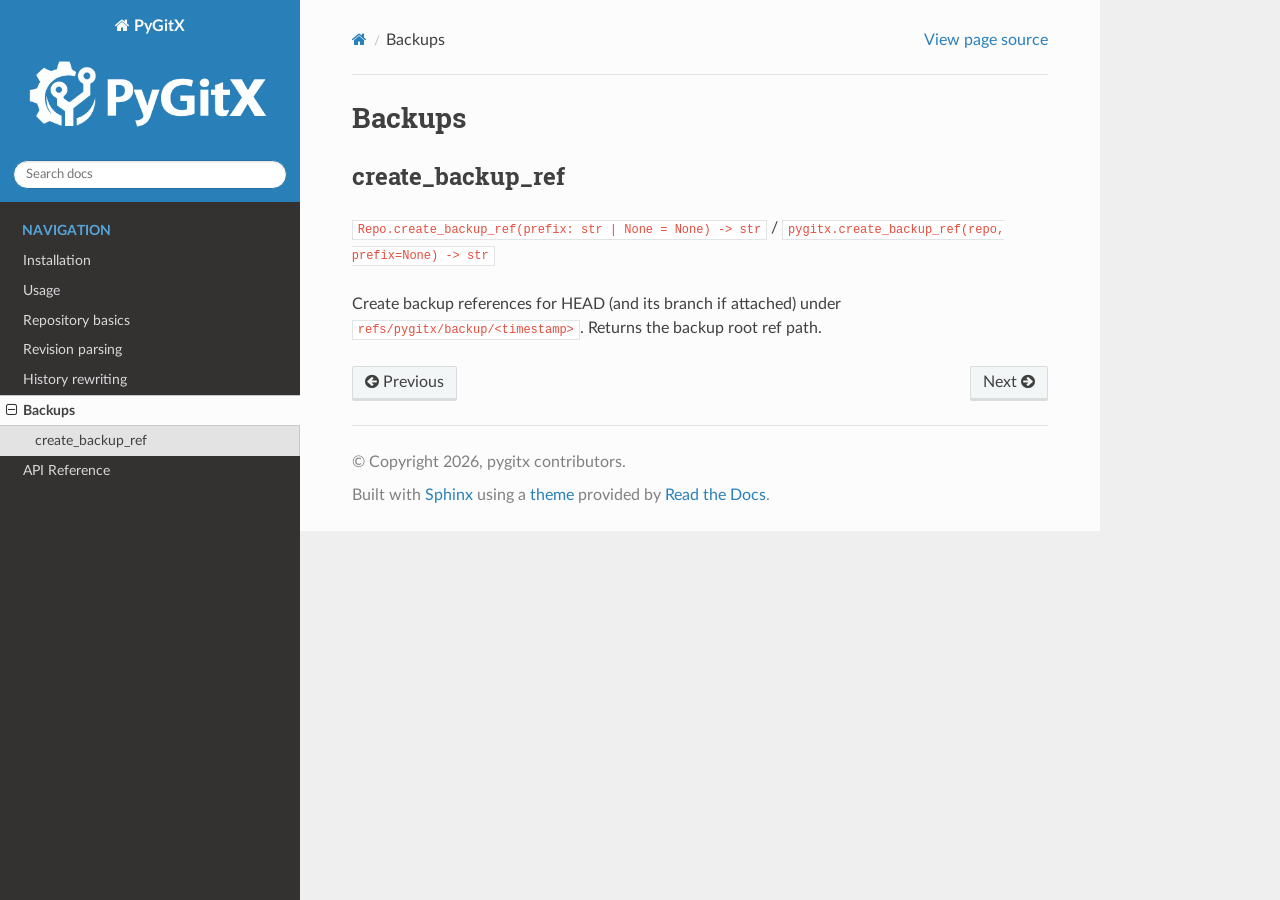
<file: backups.html>
<!DOCTYPE html>
<html class="writer-html5" lang="en" data-content_root="./">
<head>
  <meta charset="utf-8" /><meta name="viewport" content="width=device-width, initial-scale=1" />

  <meta name="viewport" content="width=device-width, initial-scale=1.0" />
  <title>Backups &mdash; PyGitX 0.2.2 documentation</title>
      <link rel="stylesheet" type="text/css" href="_static/pygments.css?v=b86133f3" />
      <link rel="stylesheet" type="text/css" href="_static/css/theme.css?v=e59714d7" />
      <link rel="stylesheet" type="text/css" href="_static/custom.css?v=ee7fcff9" />

  
      <script src="_static/jquery.js?v=5d32c60e"></script>
      <script src="_static/_sphinx_javascript_frameworks_compat.js?v=2cd50e6c"></script>
      <script src="_static/documentation_options.js?v=000c92bf"></script>
      <script src="_static/doctools.js?v=9a2dae69"></script>
      <script src="_static/sphinx_highlight.js?v=dc90522c"></script>
    <script src="_static/js/theme.js"></script>
    <link rel="index" title="Index" href="genindex.html" />
    <link rel="search" title="Search" href="search.html" />
    <link rel="next" title="API Reference" href="api.html" />
    <link rel="prev" title="History rewriting" href="history_rewrite.html" /> 
</head>

<body class="wy-body-for-nav"> 
  <div class="wy-grid-for-nav">
    <nav data-toggle="wy-nav-shift" class="wy-nav-side">
      <div class="wy-side-scroll">
        <div class="wy-side-nav-search" >

          
          
          <a href="index.html" class="icon icon-home">
            PyGitX
              <img src="_static/icon.png" class="logo" alt="Logo"/>
          </a>
<div role="search">
  <form id="rtd-search-form" class="wy-form" action="search.html" method="get">
    <input type="text" name="q" placeholder="Search docs" aria-label="Search docs" />
    <input type="hidden" name="check_keywords" value="yes" />
    <input type="hidden" name="area" value="default" />
  </form>
</div>
        </div><div class="wy-menu wy-menu-vertical" data-spy="affix" role="navigation" aria-label="Navigation menu">
              <p class="caption" role="heading"><span class="caption-text">Navigation</span></p>
<ul class="current">
<li class="toctree-l1"><a class="reference internal" href="installation.html">Installation</a></li>
<li class="toctree-l1"><a class="reference internal" href="usage.html">Usage</a></li>
<li class="toctree-l1"><a class="reference internal" href="repository.html">Repository basics</a></li>
<li class="toctree-l1"><a class="reference internal" href="revision_parsing.html">Revision parsing</a></li>
<li class="toctree-l1"><a class="reference internal" href="history_rewrite.html">History rewriting</a></li>
<li class="toctree-l1 current"><a class="current reference internal" href="#">Backups</a><ul>
<li class="toctree-l2"><a class="reference internal" href="#create-backup-ref">create_backup_ref</a></li>
</ul>
</li>
<li class="toctree-l1"><a class="reference internal" href="api.html">API Reference</a></li>
</ul>

        </div>
      </div>
    </nav>

    <section data-toggle="wy-nav-shift" class="wy-nav-content-wrap"><nav class="wy-nav-top" aria-label="Mobile navigation menu" >
          <i data-toggle="wy-nav-top" class="fa fa-bars"></i>
          <a href="index.html">PyGitX</a>
      </nav>

      <div class="wy-nav-content">
        <div class="rst-content">
          <div role="navigation" aria-label="Page navigation">
  <ul class="wy-breadcrumbs">
      <li><a href="index.html" class="icon icon-home" aria-label="Home"></a></li>
      <li class="breadcrumb-item active">Backups</li>
      <li class="wy-breadcrumbs-aside">
            <a href="_sources/backups.rst.txt" rel="nofollow"> View page source</a>
      </li>
  </ul>
  <hr/>
</div>
          <div role="main" class="document" itemscope="itemscope" itemtype="http://schema.org/Article">
           <div itemprop="articleBody">
             
  <section id="backups">
<h1>Backups<a class="headerlink" href="#backups" title="Link to this heading"></a></h1>
<section id="create-backup-ref">
<h2>create_backup_ref<a class="headerlink" href="#create-backup-ref" title="Link to this heading"></a></h2>
<p><code class="docutils literal notranslate"><span class="pre">Repo.create_backup_ref(prefix:</span> <span class="pre">str</span> <span class="pre">|</span> <span class="pre">None</span> <span class="pre">=</span> <span class="pre">None)</span> <span class="pre">-&gt;</span> <span class="pre">str</span></code> / <code class="docutils literal notranslate"><span class="pre">pygitx.create_backup_ref(repo,</span> <span class="pre">prefix=None)</span> <span class="pre">-&gt;</span> <span class="pre">str</span></code></p>
<p>Create backup references for HEAD (and its branch if attached) under <code class="docutils literal notranslate"><span class="pre">refs/pygitx/backup/&lt;timestamp&gt;</span></code>. Returns the backup root ref path.</p>
</section>
</section>


           </div>
          </div>
          <footer><div class="rst-footer-buttons" role="navigation" aria-label="Footer">
        <a href="history_rewrite.html" class="btn btn-neutral float-left" title="History rewriting" accesskey="p" rel="prev"><span class="fa fa-arrow-circle-left" aria-hidden="true"></span> Previous</a>
        <a href="api.html" class="btn btn-neutral float-right" title="API Reference" accesskey="n" rel="next">Next <span class="fa fa-arrow-circle-right" aria-hidden="true"></span></a>
    </div>

  <hr/>

  <div role="contentinfo">
    <p>&#169; Copyright 2026, pygitx contributors.</p>
  </div>

  Built with <a href="https://www.sphinx-doc.org/">Sphinx</a> using a
    <a href="https://github.com/readthedocs/sphinx_rtd_theme">theme</a>
    provided by <a href="https://readthedocs.org">Read the Docs</a>.
   

</footer>
        </div>
      </div>
    </section>
  </div>
  <script>
      jQuery(function () {
          SphinxRtdTheme.Navigation.enable(true);
      });
  </script> 

</body>
</html>
</file>
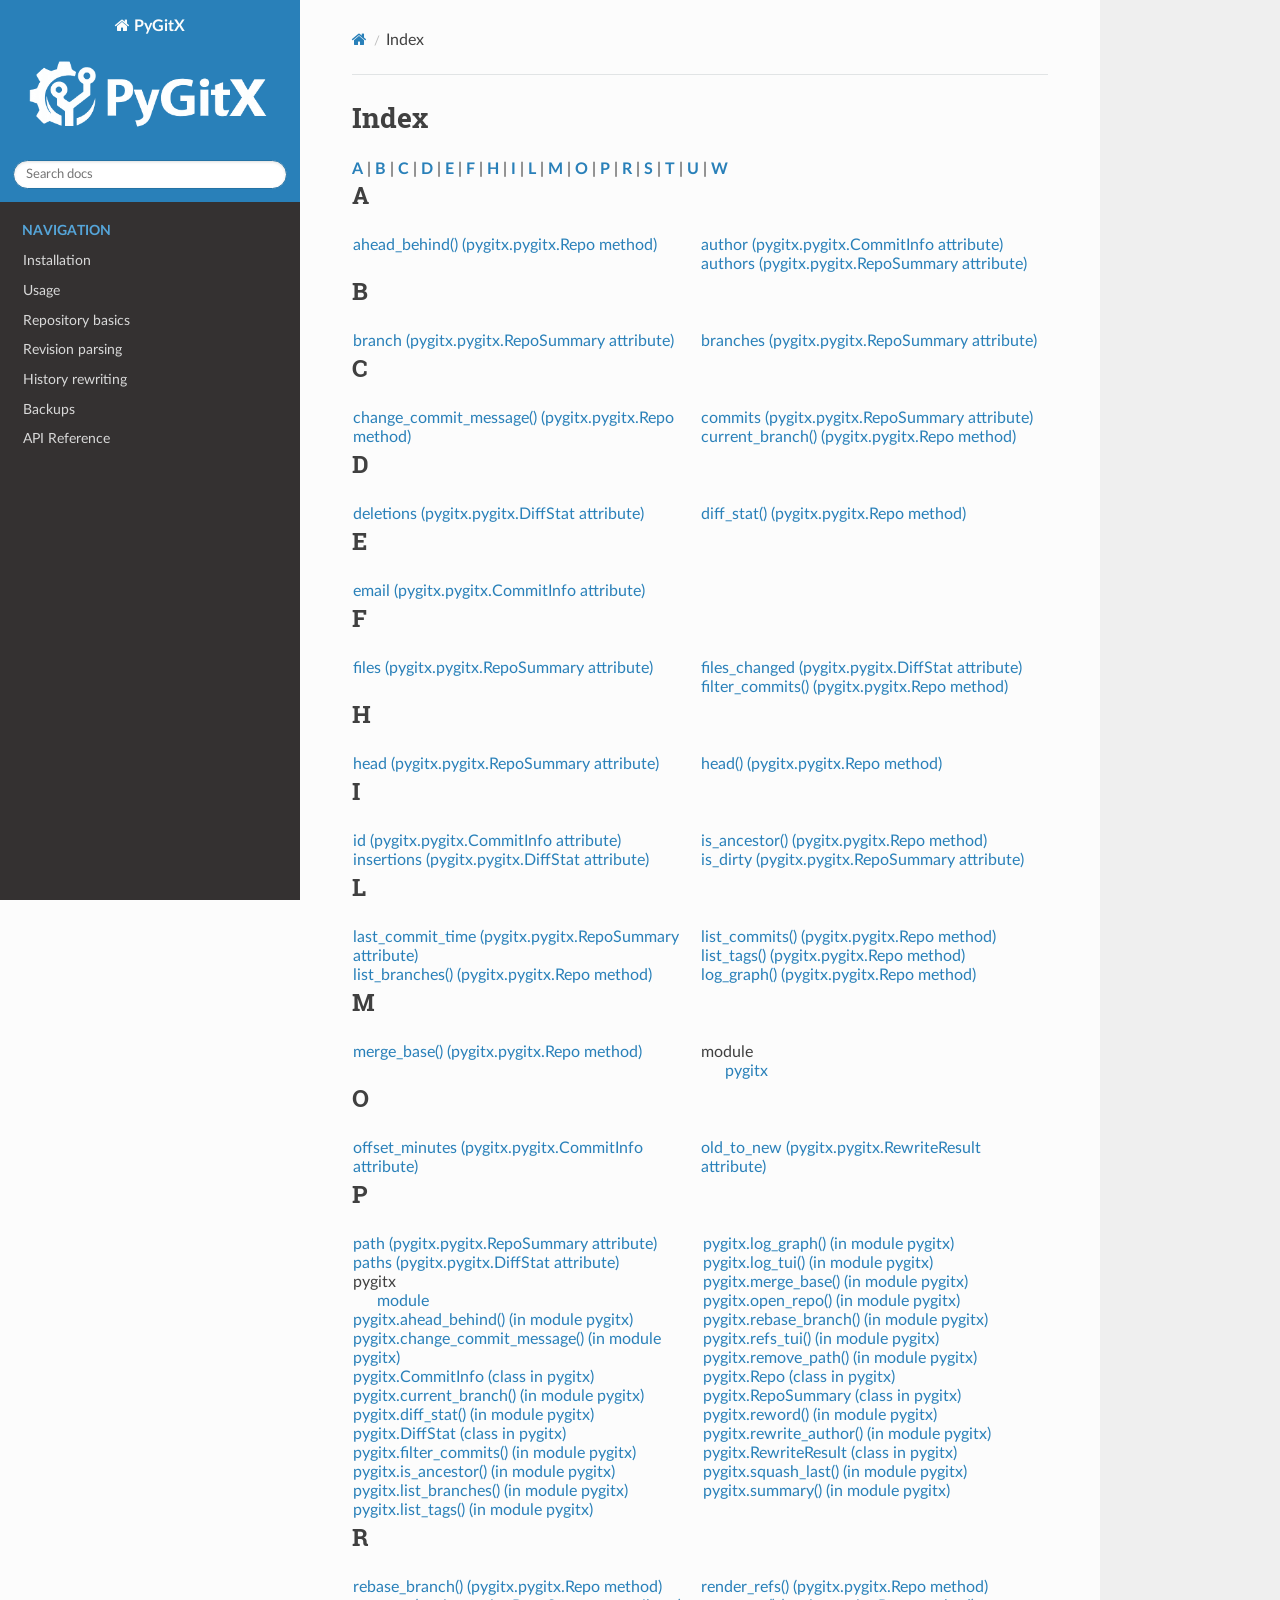
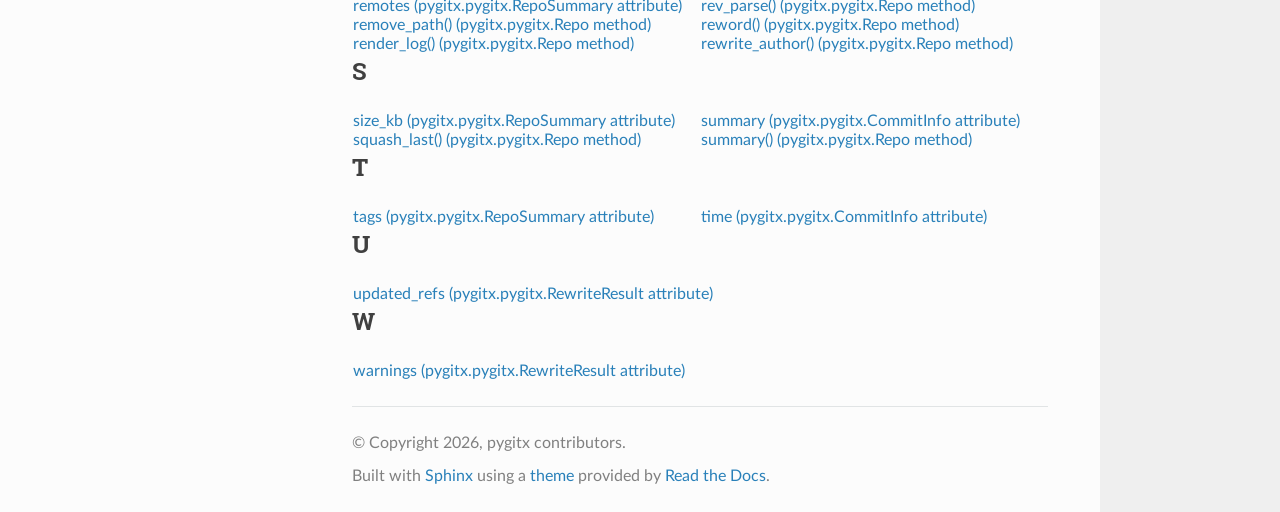
<file: genindex.html>
<!DOCTYPE html>
<html class="writer-html5" lang="en" data-content_root="./">
<head>
  <meta charset="utf-8" />
  <meta name="viewport" content="width=device-width, initial-scale=1.0" />
  <title>Index &mdash; PyGitX 0.2.2 documentation</title>
      <link rel="stylesheet" type="text/css" href="_static/pygments.css?v=b86133f3" />
      <link rel="stylesheet" type="text/css" href="_static/css/theme.css?v=e59714d7" />
      <link rel="stylesheet" type="text/css" href="_static/custom.css?v=ee7fcff9" />

  
      <script src="_static/jquery.js?v=5d32c60e"></script>
      <script src="_static/_sphinx_javascript_frameworks_compat.js?v=2cd50e6c"></script>
      <script src="_static/documentation_options.js?v=000c92bf"></script>
      <script src="_static/doctools.js?v=9a2dae69"></script>
      <script src="_static/sphinx_highlight.js?v=dc90522c"></script>
    <script src="_static/js/theme.js"></script>
    <link rel="index" title="Index" href="#" />
    <link rel="search" title="Search" href="search.html" /> 
</head>

<body class="wy-body-for-nav"> 
  <div class="wy-grid-for-nav">
    <nav data-toggle="wy-nav-shift" class="wy-nav-side">
      <div class="wy-side-scroll">
        <div class="wy-side-nav-search" >

          
          
          <a href="index.html" class="icon icon-home">
            PyGitX
              <img src="_static/icon.png" class="logo" alt="Logo"/>
          </a>
<div role="search">
  <form id="rtd-search-form" class="wy-form" action="search.html" method="get">
    <input type="text" name="q" placeholder="Search docs" aria-label="Search docs" />
    <input type="hidden" name="check_keywords" value="yes" />
    <input type="hidden" name="area" value="default" />
  </form>
</div>
        </div><div class="wy-menu wy-menu-vertical" data-spy="affix" role="navigation" aria-label="Navigation menu">
              <p class="caption" role="heading"><span class="caption-text">Navigation</span></p>
<ul>
<li class="toctree-l1"><a class="reference internal" href="installation.html">Installation</a></li>
<li class="toctree-l1"><a class="reference internal" href="usage.html">Usage</a></li>
<li class="toctree-l1"><a class="reference internal" href="repository.html">Repository basics</a></li>
<li class="toctree-l1"><a class="reference internal" href="revision_parsing.html">Revision parsing</a></li>
<li class="toctree-l1"><a class="reference internal" href="history_rewrite.html">History rewriting</a></li>
<li class="toctree-l1"><a class="reference internal" href="backups.html">Backups</a></li>
<li class="toctree-l1"><a class="reference internal" href="api.html">API Reference</a></li>
</ul>

        </div>
      </div>
    </nav>

    <section data-toggle="wy-nav-shift" class="wy-nav-content-wrap"><nav class="wy-nav-top" aria-label="Mobile navigation menu" >
          <i data-toggle="wy-nav-top" class="fa fa-bars"></i>
          <a href="index.html">PyGitX</a>
      </nav>

      <div class="wy-nav-content">
        <div class="rst-content">
          <div role="navigation" aria-label="Page navigation">
  <ul class="wy-breadcrumbs">
      <li><a href="index.html" class="icon icon-home" aria-label="Home"></a></li>
      <li class="breadcrumb-item active">Index</li>
      <li class="wy-breadcrumbs-aside">
      </li>
  </ul>
  <hr/>
</div>
          <div role="main" class="document" itemscope="itemscope" itemtype="http://schema.org/Article">
           <div itemprop="articleBody">
             

<h1 id="index">Index</h1>

<div class="genindex-jumpbox">
 <a href="#A"><strong>A</strong></a>
 | <a href="#B"><strong>B</strong></a>
 | <a href="#C"><strong>C</strong></a>
 | <a href="#D"><strong>D</strong></a>
 | <a href="#E"><strong>E</strong></a>
 | <a href="#F"><strong>F</strong></a>
 | <a href="#H"><strong>H</strong></a>
 | <a href="#I"><strong>I</strong></a>
 | <a href="#L"><strong>L</strong></a>
 | <a href="#M"><strong>M</strong></a>
 | <a href="#O"><strong>O</strong></a>
 | <a href="#P"><strong>P</strong></a>
 | <a href="#R"><strong>R</strong></a>
 | <a href="#S"><strong>S</strong></a>
 | <a href="#T"><strong>T</strong></a>
 | <a href="#U"><strong>U</strong></a>
 | <a href="#W"><strong>W</strong></a>
 
</div>
<h2 id="A">A</h2>
<table style="width: 100%" class="indextable genindextable"><tr>
  <td style="width: 33%; vertical-align: top;"><ul>
      <li><a href="api.html#pygitx.pygitx.Repo.ahead_behind">ahead_behind() (pygitx.pygitx.Repo method)</a>
</li>
  </ul></td>
  <td style="width: 33%; vertical-align: top;"><ul>
      <li><a href="api.html#pygitx.pygitx.CommitInfo.author">author (pygitx.pygitx.CommitInfo attribute)</a>
</li>
      <li><a href="api.html#pygitx.pygitx.RepoSummary.authors">authors (pygitx.pygitx.RepoSummary attribute)</a>
</li>
  </ul></td>
</tr></table>

<h2 id="B">B</h2>
<table style="width: 100%" class="indextable genindextable"><tr>
  <td style="width: 33%; vertical-align: top;"><ul>
      <li><a href="api.html#pygitx.pygitx.RepoSummary.branch">branch (pygitx.pygitx.RepoSummary attribute)</a>
</li>
  </ul></td>
  <td style="width: 33%; vertical-align: top;"><ul>
      <li><a href="api.html#pygitx.pygitx.RepoSummary.branches">branches (pygitx.pygitx.RepoSummary attribute)</a>
</li>
  </ul></td>
</tr></table>

<h2 id="C">C</h2>
<table style="width: 100%" class="indextable genindextable"><tr>
  <td style="width: 33%; vertical-align: top;"><ul>
      <li><a href="api.html#pygitx.pygitx.Repo.change_commit_message">change_commit_message() (pygitx.pygitx.Repo method)</a>
</li>
  </ul></td>
  <td style="width: 33%; vertical-align: top;"><ul>
      <li><a href="api.html#pygitx.pygitx.RepoSummary.commits">commits (pygitx.pygitx.RepoSummary attribute)</a>
</li>
      <li><a href="api.html#pygitx.pygitx.Repo.current_branch">current_branch() (pygitx.pygitx.Repo method)</a>
</li>
  </ul></td>
</tr></table>

<h2 id="D">D</h2>
<table style="width: 100%" class="indextable genindextable"><tr>
  <td style="width: 33%; vertical-align: top;"><ul>
      <li><a href="api.html#pygitx.pygitx.DiffStat.deletions">deletions (pygitx.pygitx.DiffStat attribute)</a>
</li>
  </ul></td>
  <td style="width: 33%; vertical-align: top;"><ul>
      <li><a href="api.html#pygitx.pygitx.Repo.diff_stat">diff_stat() (pygitx.pygitx.Repo method)</a>
</li>
  </ul></td>
</tr></table>

<h2 id="E">E</h2>
<table style="width: 100%" class="indextable genindextable"><tr>
  <td style="width: 33%; vertical-align: top;"><ul>
      <li><a href="api.html#pygitx.pygitx.CommitInfo.email">email (pygitx.pygitx.CommitInfo attribute)</a>
</li>
  </ul></td>
</tr></table>

<h2 id="F">F</h2>
<table style="width: 100%" class="indextable genindextable"><tr>
  <td style="width: 33%; vertical-align: top;"><ul>
      <li><a href="api.html#pygitx.pygitx.RepoSummary.files">files (pygitx.pygitx.RepoSummary attribute)</a>
</li>
  </ul></td>
  <td style="width: 33%; vertical-align: top;"><ul>
      <li><a href="api.html#pygitx.pygitx.DiffStat.files_changed">files_changed (pygitx.pygitx.DiffStat attribute)</a>
</li>
      <li><a href="api.html#pygitx.pygitx.Repo.filter_commits">filter_commits() (pygitx.pygitx.Repo method)</a>
</li>
  </ul></td>
</tr></table>

<h2 id="H">H</h2>
<table style="width: 100%" class="indextable genindextable"><tr>
  <td style="width: 33%; vertical-align: top;"><ul>
      <li><a href="api.html#pygitx.pygitx.RepoSummary.head">head (pygitx.pygitx.RepoSummary attribute)</a>
</li>
  </ul></td>
  <td style="width: 33%; vertical-align: top;"><ul>
      <li><a href="api.html#pygitx.pygitx.Repo.head">head() (pygitx.pygitx.Repo method)</a>
</li>
  </ul></td>
</tr></table>

<h2 id="I">I</h2>
<table style="width: 100%" class="indextable genindextable"><tr>
  <td style="width: 33%; vertical-align: top;"><ul>
      <li><a href="api.html#pygitx.pygitx.CommitInfo.id">id (pygitx.pygitx.CommitInfo attribute)</a>
</li>
      <li><a href="api.html#pygitx.pygitx.DiffStat.insertions">insertions (pygitx.pygitx.DiffStat attribute)</a>
</li>
  </ul></td>
  <td style="width: 33%; vertical-align: top;"><ul>
      <li><a href="api.html#pygitx.pygitx.Repo.is_ancestor">is_ancestor() (pygitx.pygitx.Repo method)</a>
</li>
      <li><a href="api.html#pygitx.pygitx.RepoSummary.is_dirty">is_dirty (pygitx.pygitx.RepoSummary attribute)</a>
</li>
  </ul></td>
</tr></table>

<h2 id="L">L</h2>
<table style="width: 100%" class="indextable genindextable"><tr>
  <td style="width: 33%; vertical-align: top;"><ul>
      <li><a href="api.html#pygitx.pygitx.RepoSummary.last_commit_time">last_commit_time (pygitx.pygitx.RepoSummary attribute)</a>
</li>
      <li><a href="api.html#pygitx.pygitx.Repo.list_branches">list_branches() (pygitx.pygitx.Repo method)</a>
</li>
  </ul></td>
  <td style="width: 33%; vertical-align: top;"><ul>
      <li><a href="api.html#pygitx.pygitx.Repo.list_commits">list_commits() (pygitx.pygitx.Repo method)</a>
</li>
      <li><a href="api.html#pygitx.pygitx.Repo.list_tags">list_tags() (pygitx.pygitx.Repo method)</a>
</li>
      <li><a href="api.html#pygitx.pygitx.Repo.log_graph">log_graph() (pygitx.pygitx.Repo method)</a>
</li>
  </ul></td>
</tr></table>

<h2 id="M">M</h2>
<table style="width: 100%" class="indextable genindextable"><tr>
  <td style="width: 33%; vertical-align: top;"><ul>
      <li><a href="api.html#pygitx.pygitx.Repo.merge_base">merge_base() (pygitx.pygitx.Repo method)</a>
</li>
  </ul></td>
  <td style="width: 33%; vertical-align: top;"><ul>
      <li>
    module

      <ul>
        <li><a href="api.html#module-pygitx">pygitx</a>
</li>
      </ul></li>
  </ul></td>
</tr></table>

<h2 id="O">O</h2>
<table style="width: 100%" class="indextable genindextable"><tr>
  <td style="width: 33%; vertical-align: top;"><ul>
      <li><a href="api.html#pygitx.pygitx.CommitInfo.offset_minutes">offset_minutes (pygitx.pygitx.CommitInfo attribute)</a>
</li>
  </ul></td>
  <td style="width: 33%; vertical-align: top;"><ul>
      <li><a href="api.html#pygitx.pygitx.RewriteResult.old_to_new">old_to_new (pygitx.pygitx.RewriteResult attribute)</a>
</li>
  </ul></td>
</tr></table>

<h2 id="P">P</h2>
<table style="width: 100%" class="indextable genindextable"><tr>
  <td style="width: 33%; vertical-align: top;"><ul>
      <li><a href="api.html#pygitx.pygitx.RepoSummary.path">path (pygitx.pygitx.RepoSummary attribute)</a>
</li>
      <li><a href="api.html#pygitx.pygitx.DiffStat.paths">paths (pygitx.pygitx.DiffStat attribute)</a>
</li>
      <li>
    pygitx

      <ul>
        <li><a href="api.html#module-pygitx">module</a>
</li>
      </ul></li>
      <li><a href="api.html#pygitx.pygitx.ahead_behind">pygitx.ahead_behind() (in module pygitx)</a>
</li>
      <li><a href="api.html#pygitx.pygitx.change_commit_message">pygitx.change_commit_message() (in module pygitx)</a>
</li>
      <li><a href="api.html#pygitx.pygitx.CommitInfo">pygitx.CommitInfo (class in pygitx)</a>
</li>
      <li><a href="api.html#pygitx.pygitx.current_branch">pygitx.current_branch() (in module pygitx)</a>
</li>
      <li><a href="api.html#pygitx.pygitx.diff_stat">pygitx.diff_stat() (in module pygitx)</a>
</li>
      <li><a href="api.html#pygitx.pygitx.DiffStat">pygitx.DiffStat (class in pygitx)</a>
</li>
      <li><a href="api.html#pygitx.pygitx.filter_commits">pygitx.filter_commits() (in module pygitx)</a>
</li>
      <li><a href="api.html#pygitx.pygitx.is_ancestor">pygitx.is_ancestor() (in module pygitx)</a>
</li>
      <li><a href="api.html#pygitx.pygitx.list_branches">pygitx.list_branches() (in module pygitx)</a>
</li>
      <li><a href="api.html#pygitx.pygitx.list_tags">pygitx.list_tags() (in module pygitx)</a>
</li>
  </ul></td>
  <td style="width: 33%; vertical-align: top;"><ul>
      <li><a href="api.html#pygitx.pygitx.log_graph">pygitx.log_graph() (in module pygitx)</a>
</li>
      <li><a href="api.html#pygitx.pygitx.log_tui">pygitx.log_tui() (in module pygitx)</a>
</li>
      <li><a href="api.html#pygitx.pygitx.merge_base">pygitx.merge_base() (in module pygitx)</a>
</li>
      <li><a href="api.html#pygitx.pygitx.open_repo">pygitx.open_repo() (in module pygitx)</a>
</li>
      <li><a href="api.html#pygitx.pygitx.rebase_branch">pygitx.rebase_branch() (in module pygitx)</a>
</li>
      <li><a href="api.html#pygitx.pygitx.refs_tui">pygitx.refs_tui() (in module pygitx)</a>
</li>
      <li><a href="api.html#pygitx.pygitx.remove_path">pygitx.remove_path() (in module pygitx)</a>
</li>
      <li><a href="api.html#pygitx.pygitx.Repo">pygitx.Repo (class in pygitx)</a>
</li>
      <li><a href="api.html#pygitx.pygitx.RepoSummary">pygitx.RepoSummary (class in pygitx)</a>
</li>
      <li><a href="api.html#pygitx.pygitx.reword">pygitx.reword() (in module pygitx)</a>
</li>
      <li><a href="api.html#pygitx.pygitx.rewrite_author">pygitx.rewrite_author() (in module pygitx)</a>
</li>
      <li><a href="api.html#pygitx.pygitx.RewriteResult">pygitx.RewriteResult (class in pygitx)</a>
</li>
      <li><a href="api.html#pygitx.pygitx.squash_last">pygitx.squash_last() (in module pygitx)</a>
</li>
      <li><a href="api.html#pygitx.pygitx.summary">pygitx.summary() (in module pygitx)</a>
</li>
  </ul></td>
</tr></table>

<h2 id="R">R</h2>
<table style="width: 100%" class="indextable genindextable"><tr>
  <td style="width: 33%; vertical-align: top;"><ul>
      <li><a href="api.html#pygitx.pygitx.Repo.rebase_branch">rebase_branch() (pygitx.pygitx.Repo method)</a>
</li>
      <li><a href="api.html#pygitx.pygitx.RepoSummary.remotes">remotes (pygitx.pygitx.RepoSummary attribute)</a>
</li>
      <li><a href="api.html#pygitx.pygitx.Repo.remove_path">remove_path() (pygitx.pygitx.Repo method)</a>
</li>
      <li><a href="api.html#pygitx.pygitx.Repo.render_log">render_log() (pygitx.pygitx.Repo method)</a>
</li>
  </ul></td>
  <td style="width: 33%; vertical-align: top;"><ul>
      <li><a href="api.html#pygitx.pygitx.Repo.render_refs">render_refs() (pygitx.pygitx.Repo method)</a>
</li>
      <li><a href="api.html#pygitx.pygitx.Repo.rev_parse">rev_parse() (pygitx.pygitx.Repo method)</a>
</li>
      <li><a href="api.html#pygitx.pygitx.Repo.reword">reword() (pygitx.pygitx.Repo method)</a>
</li>
      <li><a href="api.html#pygitx.pygitx.Repo.rewrite_author">rewrite_author() (pygitx.pygitx.Repo method)</a>
</li>
  </ul></td>
</tr></table>

<h2 id="S">S</h2>
<table style="width: 100%" class="indextable genindextable"><tr>
  <td style="width: 33%; vertical-align: top;"><ul>
      <li><a href="api.html#pygitx.pygitx.RepoSummary.size_kb">size_kb (pygitx.pygitx.RepoSummary attribute)</a>
</li>
      <li><a href="api.html#pygitx.pygitx.Repo.squash_last">squash_last() (pygitx.pygitx.Repo method)</a>
</li>
  </ul></td>
  <td style="width: 33%; vertical-align: top;"><ul>
      <li><a href="api.html#pygitx.pygitx.CommitInfo.summary">summary (pygitx.pygitx.CommitInfo attribute)</a>
</li>
      <li><a href="api.html#pygitx.pygitx.Repo.summary">summary() (pygitx.pygitx.Repo method)</a>
</li>
  </ul></td>
</tr></table>

<h2 id="T">T</h2>
<table style="width: 100%" class="indextable genindextable"><tr>
  <td style="width: 33%; vertical-align: top;"><ul>
      <li><a href="api.html#pygitx.pygitx.RepoSummary.tags">tags (pygitx.pygitx.RepoSummary attribute)</a>
</li>
  </ul></td>
  <td style="width: 33%; vertical-align: top;"><ul>
      <li><a href="api.html#pygitx.pygitx.CommitInfo.time">time (pygitx.pygitx.CommitInfo attribute)</a>
</li>
  </ul></td>
</tr></table>

<h2 id="U">U</h2>
<table style="width: 100%" class="indextable genindextable"><tr>
  <td style="width: 33%; vertical-align: top;"><ul>
      <li><a href="api.html#pygitx.pygitx.RewriteResult.updated_refs">updated_refs (pygitx.pygitx.RewriteResult attribute)</a>
</li>
  </ul></td>
</tr></table>

<h2 id="W">W</h2>
<table style="width: 100%" class="indextable genindextable"><tr>
  <td style="width: 33%; vertical-align: top;"><ul>
      <li><a href="api.html#pygitx.pygitx.RewriteResult.warnings">warnings (pygitx.pygitx.RewriteResult attribute)</a>
</li>
  </ul></td>
</tr></table>



           </div>
          </div>
          <footer>

  <hr/>

  <div role="contentinfo">
    <p>&#169; Copyright 2026, pygitx contributors.</p>
  </div>

  Built with <a href="https://www.sphinx-doc.org/">Sphinx</a> using a
    <a href="https://github.com/readthedocs/sphinx_rtd_theme">theme</a>
    provided by <a href="https://readthedocs.org">Read the Docs</a>.
   

</footer>
        </div>
      </div>
    </section>
  </div>
  <script>
      jQuery(function () {
          SphinxRtdTheme.Navigation.enable(true);
      });
  </script> 

</body>
</html>
</file>
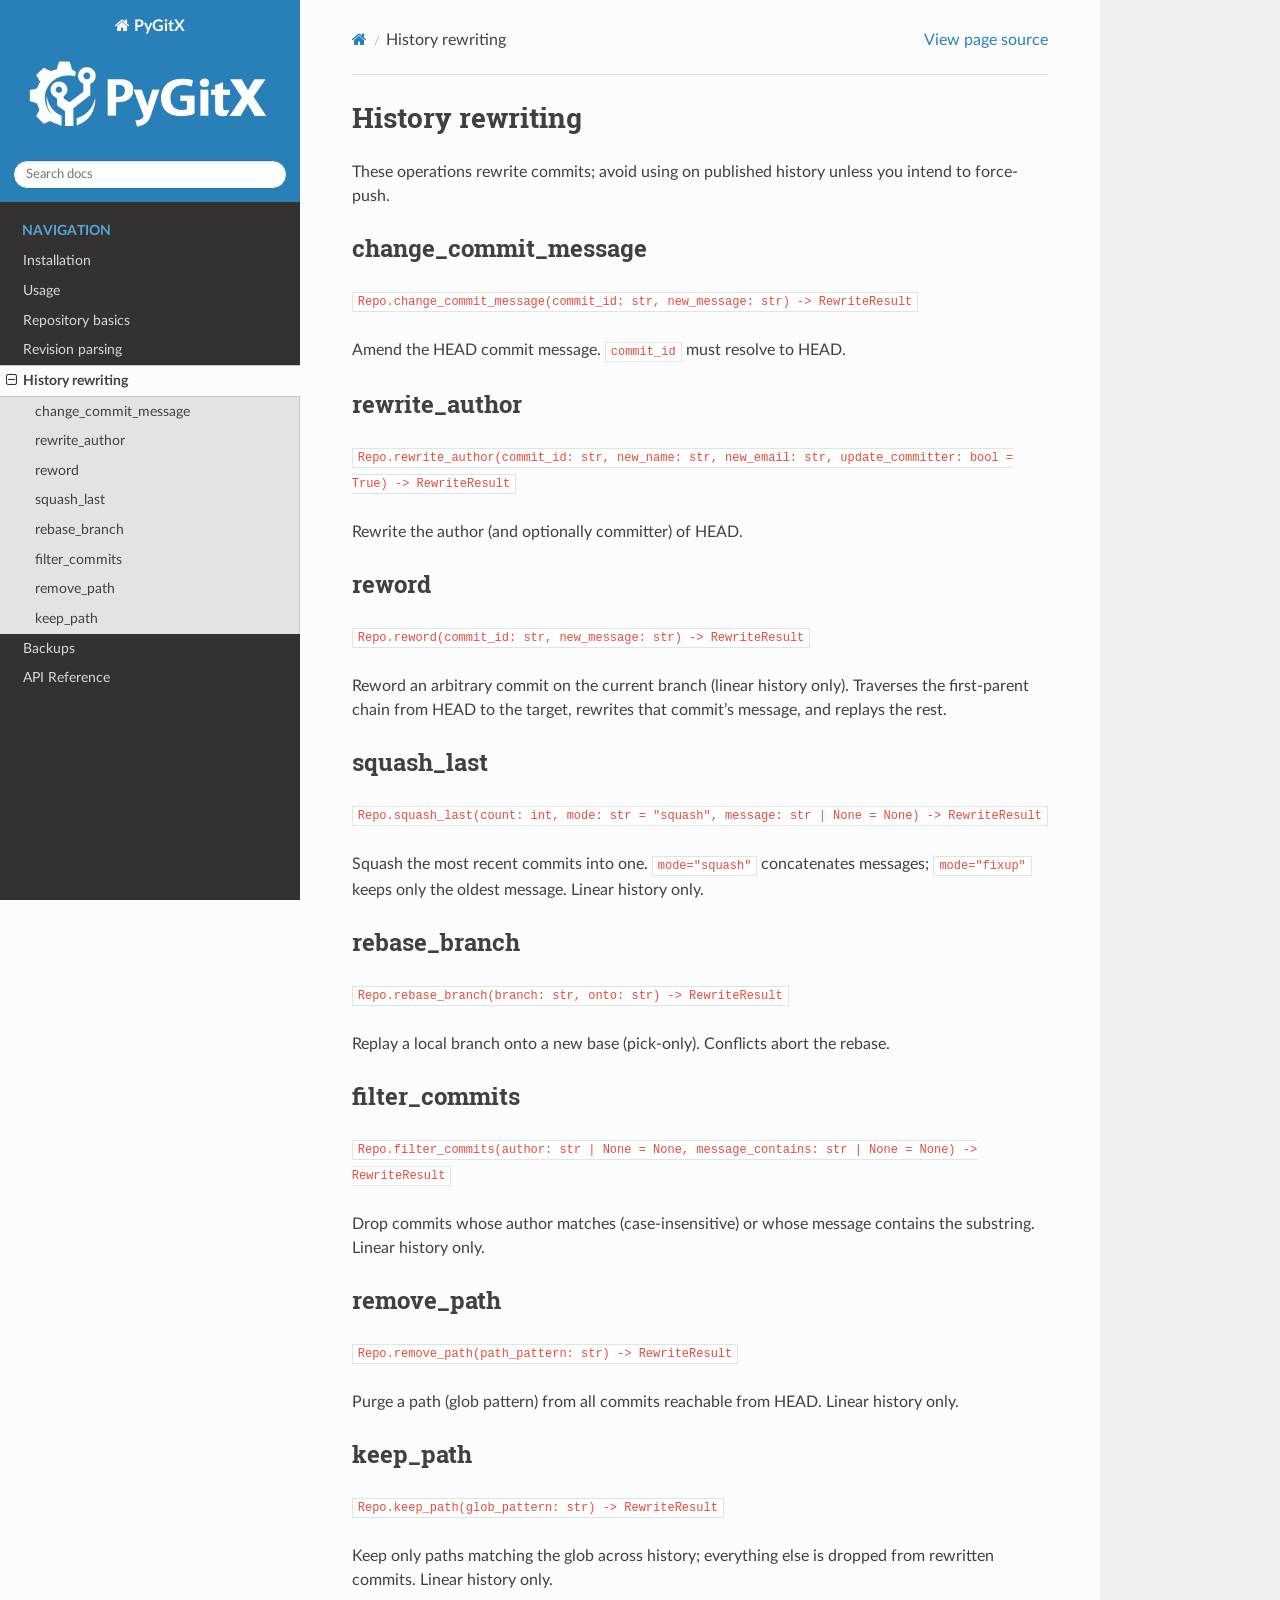
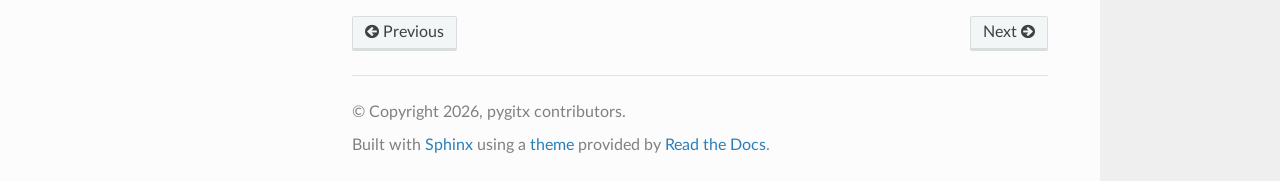
<file: history_rewrite.html>
<!DOCTYPE html>
<html class="writer-html5" lang="en" data-content_root="./">
<head>
  <meta charset="utf-8" /><meta name="viewport" content="width=device-width, initial-scale=1" />

  <meta name="viewport" content="width=device-width, initial-scale=1.0" />
  <title>History rewriting &mdash; PyGitX 0.2.2 documentation</title>
      <link rel="stylesheet" type="text/css" href="_static/pygments.css?v=b86133f3" />
      <link rel="stylesheet" type="text/css" href="_static/css/theme.css?v=e59714d7" />
      <link rel="stylesheet" type="text/css" href="_static/custom.css?v=ee7fcff9" />

  
      <script src="_static/jquery.js?v=5d32c60e"></script>
      <script src="_static/_sphinx_javascript_frameworks_compat.js?v=2cd50e6c"></script>
      <script src="_static/documentation_options.js?v=000c92bf"></script>
      <script src="_static/doctools.js?v=9a2dae69"></script>
      <script src="_static/sphinx_highlight.js?v=dc90522c"></script>
    <script src="_static/js/theme.js"></script>
    <link rel="index" title="Index" href="genindex.html" />
    <link rel="search" title="Search" href="search.html" />
    <link rel="next" title="Backups" href="backups.html" />
    <link rel="prev" title="Revision parsing" href="revision_parsing.html" /> 
</head>

<body class="wy-body-for-nav"> 
  <div class="wy-grid-for-nav">
    <nav data-toggle="wy-nav-shift" class="wy-nav-side">
      <div class="wy-side-scroll">
        <div class="wy-side-nav-search" >

          
          
          <a href="index.html" class="icon icon-home">
            PyGitX
              <img src="_static/icon.png" class="logo" alt="Logo"/>
          </a>
<div role="search">
  <form id="rtd-search-form" class="wy-form" action="search.html" method="get">
    <input type="text" name="q" placeholder="Search docs" aria-label="Search docs" />
    <input type="hidden" name="check_keywords" value="yes" />
    <input type="hidden" name="area" value="default" />
  </form>
</div>
        </div><div class="wy-menu wy-menu-vertical" data-spy="affix" role="navigation" aria-label="Navigation menu">
              <p class="caption" role="heading"><span class="caption-text">Navigation</span></p>
<ul class="current">
<li class="toctree-l1"><a class="reference internal" href="installation.html">Installation</a></li>
<li class="toctree-l1"><a class="reference internal" href="usage.html">Usage</a></li>
<li class="toctree-l1"><a class="reference internal" href="repository.html">Repository basics</a></li>
<li class="toctree-l1"><a class="reference internal" href="revision_parsing.html">Revision parsing</a></li>
<li class="toctree-l1 current"><a class="current reference internal" href="#">History rewriting</a><ul>
<li class="toctree-l2"><a class="reference internal" href="#change-commit-message">change_commit_message</a></li>
<li class="toctree-l2"><a class="reference internal" href="#rewrite-author">rewrite_author</a></li>
<li class="toctree-l2"><a class="reference internal" href="#reword">reword</a></li>
<li class="toctree-l2"><a class="reference internal" href="#squash-last">squash_last</a></li>
<li class="toctree-l2"><a class="reference internal" href="#rebase-branch">rebase_branch</a></li>
<li class="toctree-l2"><a class="reference internal" href="#filter-commits">filter_commits</a></li>
<li class="toctree-l2"><a class="reference internal" href="#remove-path">remove_path</a></li>
<li class="toctree-l2"><a class="reference internal" href="#keep-path">keep_path</a></li>
</ul>
</li>
<li class="toctree-l1"><a class="reference internal" href="backups.html">Backups</a></li>
<li class="toctree-l1"><a class="reference internal" href="api.html">API Reference</a></li>
</ul>

        </div>
      </div>
    </nav>

    <section data-toggle="wy-nav-shift" class="wy-nav-content-wrap"><nav class="wy-nav-top" aria-label="Mobile navigation menu" >
          <i data-toggle="wy-nav-top" class="fa fa-bars"></i>
          <a href="index.html">PyGitX</a>
      </nav>

      <div class="wy-nav-content">
        <div class="rst-content">
          <div role="navigation" aria-label="Page navigation">
  <ul class="wy-breadcrumbs">
      <li><a href="index.html" class="icon icon-home" aria-label="Home"></a></li>
      <li class="breadcrumb-item active">History rewriting</li>
      <li class="wy-breadcrumbs-aside">
            <a href="_sources/history_rewrite.rst.txt" rel="nofollow"> View page source</a>
      </li>
  </ul>
  <hr/>
</div>
          <div role="main" class="document" itemscope="itemscope" itemtype="http://schema.org/Article">
           <div itemprop="articleBody">
             
  <section id="history-rewriting">
<h1>History rewriting<a class="headerlink" href="#history-rewriting" title="Link to this heading"></a></h1>
<p>These operations rewrite commits; avoid using on published history unless you intend to force-push.</p>
<section id="change-commit-message">
<h2>change_commit_message<a class="headerlink" href="#change-commit-message" title="Link to this heading"></a></h2>
<p><code class="docutils literal notranslate"><span class="pre">Repo.change_commit_message(commit_id:</span> <span class="pre">str,</span> <span class="pre">new_message:</span> <span class="pre">str)</span> <span class="pre">-&gt;</span> <span class="pre">RewriteResult</span></code></p>
<p>Amend the HEAD commit message. <code class="docutils literal notranslate"><span class="pre">commit_id</span></code> must resolve to HEAD.</p>
</section>
<section id="rewrite-author">
<h2>rewrite_author<a class="headerlink" href="#rewrite-author" title="Link to this heading"></a></h2>
<p><code class="docutils literal notranslate"><span class="pre">Repo.rewrite_author(commit_id:</span> <span class="pre">str,</span> <span class="pre">new_name:</span> <span class="pre">str,</span> <span class="pre">new_email:</span> <span class="pre">str,</span> <span class="pre">update_committer:</span> <span class="pre">bool</span> <span class="pre">=</span> <span class="pre">True)</span> <span class="pre">-&gt;</span> <span class="pre">RewriteResult</span></code></p>
<p>Rewrite the author (and optionally committer) of HEAD.</p>
</section>
<section id="reword">
<h2>reword<a class="headerlink" href="#reword" title="Link to this heading"></a></h2>
<p><code class="docutils literal notranslate"><span class="pre">Repo.reword(commit_id:</span> <span class="pre">str,</span> <span class="pre">new_message:</span> <span class="pre">str)</span> <span class="pre">-&gt;</span> <span class="pre">RewriteResult</span></code></p>
<p>Reword an arbitrary commit on the current branch (linear history only). Traverses the first-parent chain from HEAD to the target, rewrites that commit’s message, and replays the rest.</p>
</section>
<section id="squash-last">
<h2>squash_last<a class="headerlink" href="#squash-last" title="Link to this heading"></a></h2>
<p><code class="docutils literal notranslate"><span class="pre">Repo.squash_last(count:</span> <span class="pre">int,</span> <span class="pre">mode:</span> <span class="pre">str</span> <span class="pre">=</span> <span class="pre">&quot;squash&quot;,</span> <span class="pre">message:</span> <span class="pre">str</span> <span class="pre">|</span> <span class="pre">None</span> <span class="pre">=</span> <span class="pre">None)</span> <span class="pre">-&gt;</span> <span class="pre">RewriteResult</span></code></p>
<p>Squash the most recent commits into one. <code class="docutils literal notranslate"><span class="pre">mode=&quot;squash&quot;</span></code> concatenates messages; <code class="docutils literal notranslate"><span class="pre">mode=&quot;fixup&quot;</span></code> keeps only the oldest message. Linear history only.</p>
</section>
<section id="rebase-branch">
<h2>rebase_branch<a class="headerlink" href="#rebase-branch" title="Link to this heading"></a></h2>
<p><code class="docutils literal notranslate"><span class="pre">Repo.rebase_branch(branch:</span> <span class="pre">str,</span> <span class="pre">onto:</span> <span class="pre">str)</span> <span class="pre">-&gt;</span> <span class="pre">RewriteResult</span></code></p>
<p>Replay a local branch onto a new base (pick-only). Conflicts abort the rebase.</p>
</section>
<section id="filter-commits">
<h2>filter_commits<a class="headerlink" href="#filter-commits" title="Link to this heading"></a></h2>
<p><code class="docutils literal notranslate"><span class="pre">Repo.filter_commits(author:</span> <span class="pre">str</span> <span class="pre">|</span> <span class="pre">None</span> <span class="pre">=</span> <span class="pre">None,</span> <span class="pre">message_contains:</span> <span class="pre">str</span> <span class="pre">|</span> <span class="pre">None</span> <span class="pre">=</span> <span class="pre">None)</span> <span class="pre">-&gt;</span> <span class="pre">RewriteResult</span></code></p>
<p>Drop commits whose author matches (case-insensitive) or whose message contains the substring. Linear history only.</p>
</section>
<section id="remove-path">
<h2>remove_path<a class="headerlink" href="#remove-path" title="Link to this heading"></a></h2>
<p><code class="docutils literal notranslate"><span class="pre">Repo.remove_path(path_pattern:</span> <span class="pre">str)</span> <span class="pre">-&gt;</span> <span class="pre">RewriteResult</span></code></p>
<p>Purge a path (glob pattern) from all commits reachable from HEAD. Linear history only.</p>
</section>
<section id="keep-path">
<h2>keep_path<a class="headerlink" href="#keep-path" title="Link to this heading"></a></h2>
<p><code class="docutils literal notranslate"><span class="pre">Repo.keep_path(glob_pattern:</span> <span class="pre">str)</span> <span class="pre">-&gt;</span> <span class="pre">RewriteResult</span></code></p>
<p>Keep only paths matching the glob across history; everything else is dropped from rewritten commits. Linear history only.</p>
</section>
</section>


           </div>
          </div>
          <footer><div class="rst-footer-buttons" role="navigation" aria-label="Footer">
        <a href="revision_parsing.html" class="btn btn-neutral float-left" title="Revision parsing" accesskey="p" rel="prev"><span class="fa fa-arrow-circle-left" aria-hidden="true"></span> Previous</a>
        <a href="backups.html" class="btn btn-neutral float-right" title="Backups" accesskey="n" rel="next">Next <span class="fa fa-arrow-circle-right" aria-hidden="true"></span></a>
    </div>

  <hr/>

  <div role="contentinfo">
    <p>&#169; Copyright 2026, pygitx contributors.</p>
  </div>

  Built with <a href="https://www.sphinx-doc.org/">Sphinx</a> using a
    <a href="https://github.com/readthedocs/sphinx_rtd_theme">theme</a>
    provided by <a href="https://readthedocs.org">Read the Docs</a>.
   

</footer>
        </div>
      </div>
    </section>
  </div>
  <script>
      jQuery(function () {
          SphinxRtdTheme.Navigation.enable(true);
      });
  </script> 

</body>
</html>
</file>
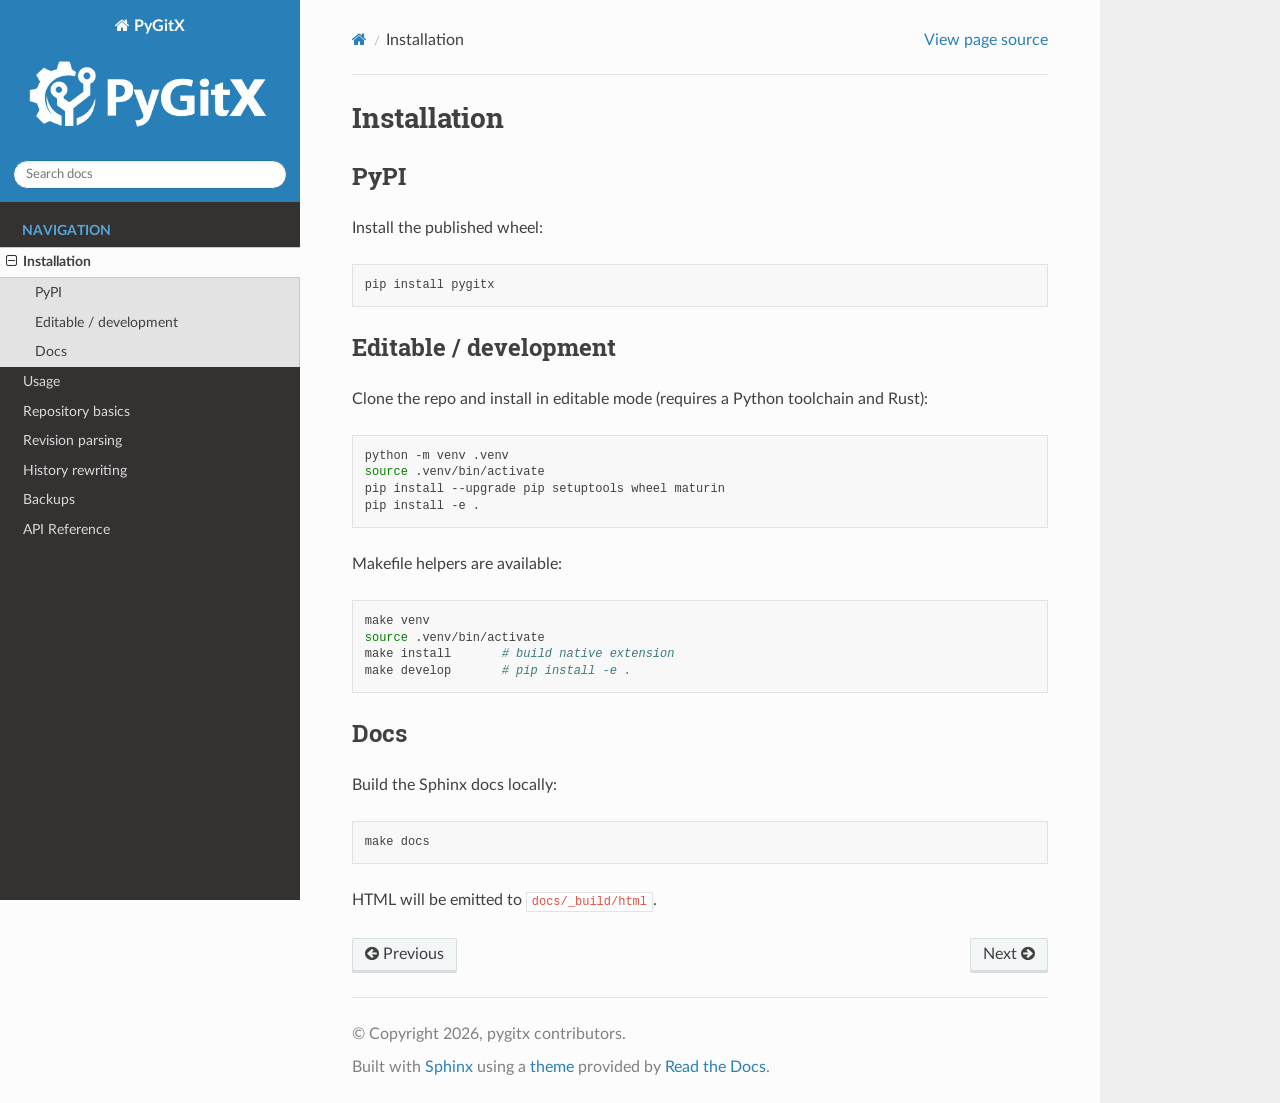
<file: installation.html>
<!DOCTYPE html>
<html class="writer-html5" lang="en" data-content_root="./">
<head>
  <meta charset="utf-8" /><meta name="viewport" content="width=device-width, initial-scale=1" />

  <meta name="viewport" content="width=device-width, initial-scale=1.0" />
  <title>Installation &mdash; PyGitX 0.2.2 documentation</title>
      <link rel="stylesheet" type="text/css" href="_static/pygments.css?v=b86133f3" />
      <link rel="stylesheet" type="text/css" href="_static/css/theme.css?v=e59714d7" />
      <link rel="stylesheet" type="text/css" href="_static/custom.css?v=ee7fcff9" />

  
      <script src="_static/jquery.js?v=5d32c60e"></script>
      <script src="_static/_sphinx_javascript_frameworks_compat.js?v=2cd50e6c"></script>
      <script src="_static/documentation_options.js?v=000c92bf"></script>
      <script src="_static/doctools.js?v=9a2dae69"></script>
      <script src="_static/sphinx_highlight.js?v=dc90522c"></script>
    <script src="_static/js/theme.js"></script>
    <link rel="index" title="Index" href="genindex.html" />
    <link rel="search" title="Search" href="search.html" />
    <link rel="next" title="Usage" href="usage.html" />
    <link rel="prev" title="PyGitX" href="index.html" /> 
</head>

<body class="wy-body-for-nav"> 
  <div class="wy-grid-for-nav">
    <nav data-toggle="wy-nav-shift" class="wy-nav-side">
      <div class="wy-side-scroll">
        <div class="wy-side-nav-search" >

          
          
          <a href="index.html" class="icon icon-home">
            PyGitX
              <img src="_static/icon.png" class="logo" alt="Logo"/>
          </a>
<div role="search">
  <form id="rtd-search-form" class="wy-form" action="search.html" method="get">
    <input type="text" name="q" placeholder="Search docs" aria-label="Search docs" />
    <input type="hidden" name="check_keywords" value="yes" />
    <input type="hidden" name="area" value="default" />
  </form>
</div>
        </div><div class="wy-menu wy-menu-vertical" data-spy="affix" role="navigation" aria-label="Navigation menu">
              <p class="caption" role="heading"><span class="caption-text">Navigation</span></p>
<ul class="current">
<li class="toctree-l1 current"><a class="current reference internal" href="#">Installation</a><ul>
<li class="toctree-l2"><a class="reference internal" href="#pypi">PyPI</a></li>
<li class="toctree-l2"><a class="reference internal" href="#editable-development">Editable / development</a></li>
<li class="toctree-l2"><a class="reference internal" href="#docs">Docs</a></li>
</ul>
</li>
<li class="toctree-l1"><a class="reference internal" href="usage.html">Usage</a></li>
<li class="toctree-l1"><a class="reference internal" href="repository.html">Repository basics</a></li>
<li class="toctree-l1"><a class="reference internal" href="revision_parsing.html">Revision parsing</a></li>
<li class="toctree-l1"><a class="reference internal" href="history_rewrite.html">History rewriting</a></li>
<li class="toctree-l1"><a class="reference internal" href="backups.html">Backups</a></li>
<li class="toctree-l1"><a class="reference internal" href="api.html">API Reference</a></li>
</ul>

        </div>
      </div>
    </nav>

    <section data-toggle="wy-nav-shift" class="wy-nav-content-wrap"><nav class="wy-nav-top" aria-label="Mobile navigation menu" >
          <i data-toggle="wy-nav-top" class="fa fa-bars"></i>
          <a href="index.html">PyGitX</a>
      </nav>

      <div class="wy-nav-content">
        <div class="rst-content">
          <div role="navigation" aria-label="Page navigation">
  <ul class="wy-breadcrumbs">
      <li><a href="index.html" class="icon icon-home" aria-label="Home"></a></li>
      <li class="breadcrumb-item active">Installation</li>
      <li class="wy-breadcrumbs-aside">
            <a href="_sources/installation.rst.txt" rel="nofollow"> View page source</a>
      </li>
  </ul>
  <hr/>
</div>
          <div role="main" class="document" itemscope="itemscope" itemtype="http://schema.org/Article">
           <div itemprop="articleBody">
             
  <section id="installation">
<h1>Installation<a class="headerlink" href="#installation" title="Link to this heading"></a></h1>
<section id="pypi">
<h2>PyPI<a class="headerlink" href="#pypi" title="Link to this heading"></a></h2>
<p>Install the published wheel:</p>
<div class="highlight-bash notranslate"><div class="highlight"><pre><span></span>pip<span class="w"> </span>install<span class="w"> </span>pygitx
</pre></div>
</div>
</section>
<section id="editable-development">
<h2>Editable / development<a class="headerlink" href="#editable-development" title="Link to this heading"></a></h2>
<p>Clone the repo and install in editable mode (requires a Python toolchain and Rust):</p>
<div class="highlight-bash notranslate"><div class="highlight"><pre><span></span>python<span class="w"> </span>-m<span class="w"> </span>venv<span class="w"> </span>.venv
<span class="nb">source</span><span class="w"> </span>.venv/bin/activate
pip<span class="w"> </span>install<span class="w"> </span>--upgrade<span class="w"> </span>pip<span class="w"> </span>setuptools<span class="w"> </span>wheel<span class="w"> </span>maturin
pip<span class="w"> </span>install<span class="w"> </span>-e<span class="w"> </span>.
</pre></div>
</div>
<p>Makefile helpers are available:</p>
<div class="highlight-bash notranslate"><div class="highlight"><pre><span></span>make<span class="w"> </span>venv
<span class="nb">source</span><span class="w"> </span>.venv/bin/activate
make<span class="w"> </span>install<span class="w">       </span><span class="c1"># build native extension</span>
make<span class="w"> </span>develop<span class="w">       </span><span class="c1"># pip install -e .</span>
</pre></div>
</div>
</section>
<section id="docs">
<h2>Docs<a class="headerlink" href="#docs" title="Link to this heading"></a></h2>
<p>Build the Sphinx docs locally:</p>
<div class="highlight-bash notranslate"><div class="highlight"><pre><span></span>make<span class="w"> </span>docs
</pre></div>
</div>
<p>HTML will be emitted to <code class="docutils literal notranslate"><span class="pre">docs/_build/html</span></code>.</p>
</section>
</section>


           </div>
          </div>
          <footer><div class="rst-footer-buttons" role="navigation" aria-label="Footer">
        <a href="index.html" class="btn btn-neutral float-left" title="PyGitX" accesskey="p" rel="prev"><span class="fa fa-arrow-circle-left" aria-hidden="true"></span> Previous</a>
        <a href="usage.html" class="btn btn-neutral float-right" title="Usage" accesskey="n" rel="next">Next <span class="fa fa-arrow-circle-right" aria-hidden="true"></span></a>
    </div>

  <hr/>

  <div role="contentinfo">
    <p>&#169; Copyright 2026, pygitx contributors.</p>
  </div>

  Built with <a href="https://www.sphinx-doc.org/">Sphinx</a> using a
    <a href="https://github.com/readthedocs/sphinx_rtd_theme">theme</a>
    provided by <a href="https://readthedocs.org">Read the Docs</a>.
   

</footer>
        </div>
      </div>
    </section>
  </div>
  <script>
      jQuery(function () {
          SphinxRtdTheme.Navigation.enable(true);
      });
  </script> 

</body>
</html>
</file>
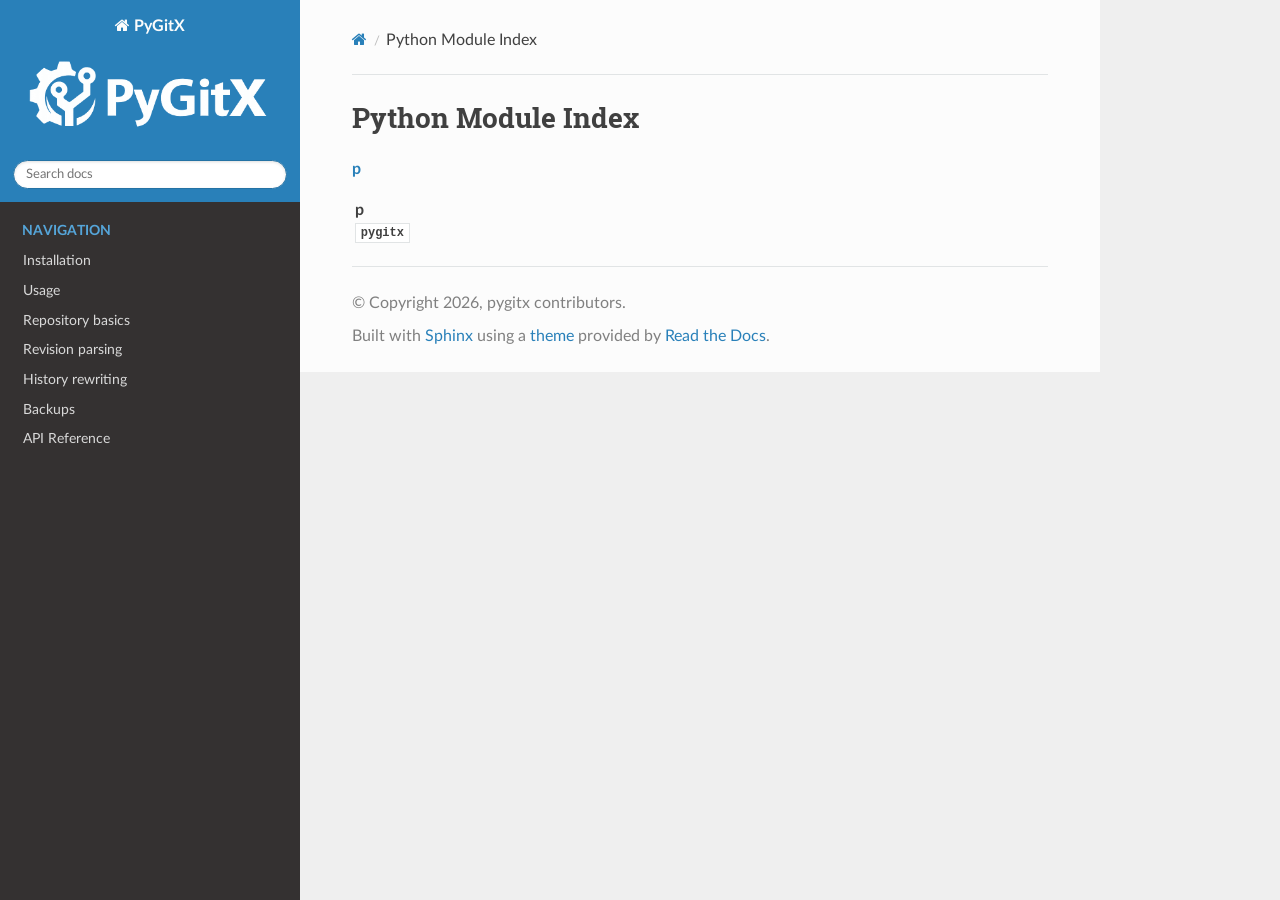
<file: py-modindex.html>
<!DOCTYPE html>
<html class="writer-html5" lang="en" data-content_root="./">
<head>
  <meta charset="utf-8" />
  <meta name="viewport" content="width=device-width, initial-scale=1.0" />
  <title>Python Module Index &mdash; PyGitX 0.2.2 documentation</title>
      <link rel="stylesheet" type="text/css" href="_static/pygments.css?v=b86133f3" />
      <link rel="stylesheet" type="text/css" href="_static/css/theme.css?v=e59714d7" />
      <link rel="stylesheet" type="text/css" href="_static/custom.css?v=ee7fcff9" />

  
      <script src="_static/jquery.js?v=5d32c60e"></script>
      <script src="_static/_sphinx_javascript_frameworks_compat.js?v=2cd50e6c"></script>
      <script src="_static/documentation_options.js?v=000c92bf"></script>
      <script src="_static/doctools.js?v=9a2dae69"></script>
      <script src="_static/sphinx_highlight.js?v=dc90522c"></script>
    <script src="_static/js/theme.js"></script>
    <link rel="index" title="Index" href="genindex.html" />
    <link rel="search" title="Search" href="search.html" />
 

    <script>
      DOCUMENTATION_OPTIONS.COLLAPSE_INDEX = true;
    </script>


</head>

<body class="wy-body-for-nav"> 
  <div class="wy-grid-for-nav">
    <nav data-toggle="wy-nav-shift" class="wy-nav-side">
      <div class="wy-side-scroll">
        <div class="wy-side-nav-search" >

          
          
          <a href="index.html" class="icon icon-home">
            PyGitX
              <img src="_static/icon.png" class="logo" alt="Logo"/>
          </a>
<div role="search">
  <form id="rtd-search-form" class="wy-form" action="search.html" method="get">
    <input type="text" name="q" placeholder="Search docs" aria-label="Search docs" />
    <input type="hidden" name="check_keywords" value="yes" />
    <input type="hidden" name="area" value="default" />
  </form>
</div>
        </div><div class="wy-menu wy-menu-vertical" data-spy="affix" role="navigation" aria-label="Navigation menu">
              <p class="caption" role="heading"><span class="caption-text">Navigation</span></p>
<ul>
<li class="toctree-l1"><a class="reference internal" href="installation.html">Installation</a></li>
<li class="toctree-l1"><a class="reference internal" href="usage.html">Usage</a></li>
<li class="toctree-l1"><a class="reference internal" href="repository.html">Repository basics</a></li>
<li class="toctree-l1"><a class="reference internal" href="revision_parsing.html">Revision parsing</a></li>
<li class="toctree-l1"><a class="reference internal" href="history_rewrite.html">History rewriting</a></li>
<li class="toctree-l1"><a class="reference internal" href="backups.html">Backups</a></li>
<li class="toctree-l1"><a class="reference internal" href="api.html">API Reference</a></li>
</ul>

        </div>
      </div>
    </nav>

    <section data-toggle="wy-nav-shift" class="wy-nav-content-wrap"><nav class="wy-nav-top" aria-label="Mobile navigation menu" >
          <i data-toggle="wy-nav-top" class="fa fa-bars"></i>
          <a href="index.html">PyGitX</a>
      </nav>

      <div class="wy-nav-content">
        <div class="rst-content">
          <div role="navigation" aria-label="Page navigation">
  <ul class="wy-breadcrumbs">
      <li><a href="index.html" class="icon icon-home" aria-label="Home"></a></li>
      <li class="breadcrumb-item active">Python Module Index</li>
      <li class="wy-breadcrumbs-aside">
      </li>
  </ul>
  <hr/>
</div>
          <div role="main" class="document" itemscope="itemscope" itemtype="http://schema.org/Article">
           <div itemprop="articleBody">
             

   <h1>Python Module Index</h1>

   <div class="modindex-jumpbox">
   <a href="#cap-p"><strong>p</strong></a>
   </div>

   <table class="indextable modindextable">
     <tr class="pcap"><td></td><td>&#160;</td><td></td></tr>
     <tr class="cap" id="cap-p"><td></td><td>
       <strong>p</strong></td><td></td></tr>
     <tr>
       <td></td>
       <td>
       <a href="api.html#module-pygitx"><code class="xref">pygitx</code></a></td><td>
       <em></em></td></tr>
   </table>


           </div>
          </div>
          <footer>

  <hr/>

  <div role="contentinfo">
    <p>&#169; Copyright 2026, pygitx contributors.</p>
  </div>

  Built with <a href="https://www.sphinx-doc.org/">Sphinx</a> using a
    <a href="https://github.com/readthedocs/sphinx_rtd_theme">theme</a>
    provided by <a href="https://readthedocs.org">Read the Docs</a>.
   

</footer>
        </div>
      </div>
    </section>
  </div>
  <script>
      jQuery(function () {
          SphinxRtdTheme.Navigation.enable(true);
      });
  </script> 

</body>
</html>
</file>
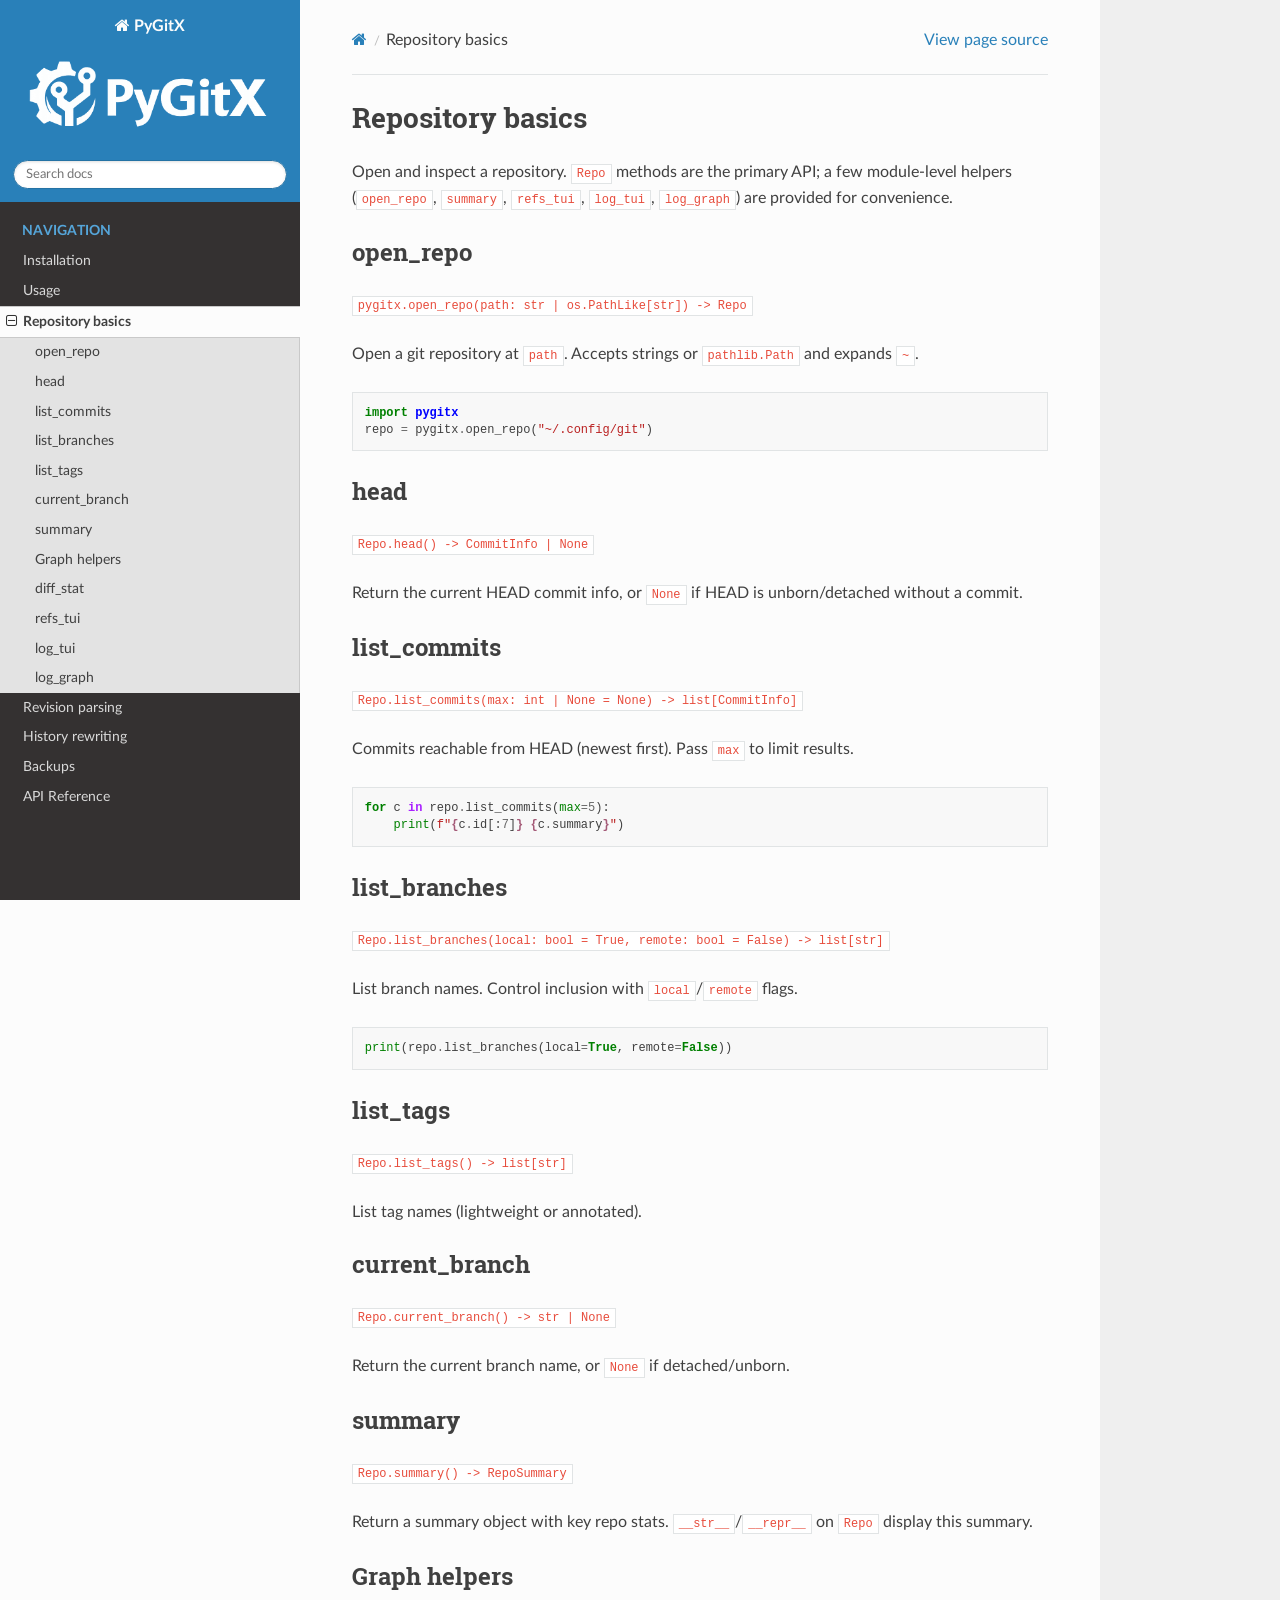
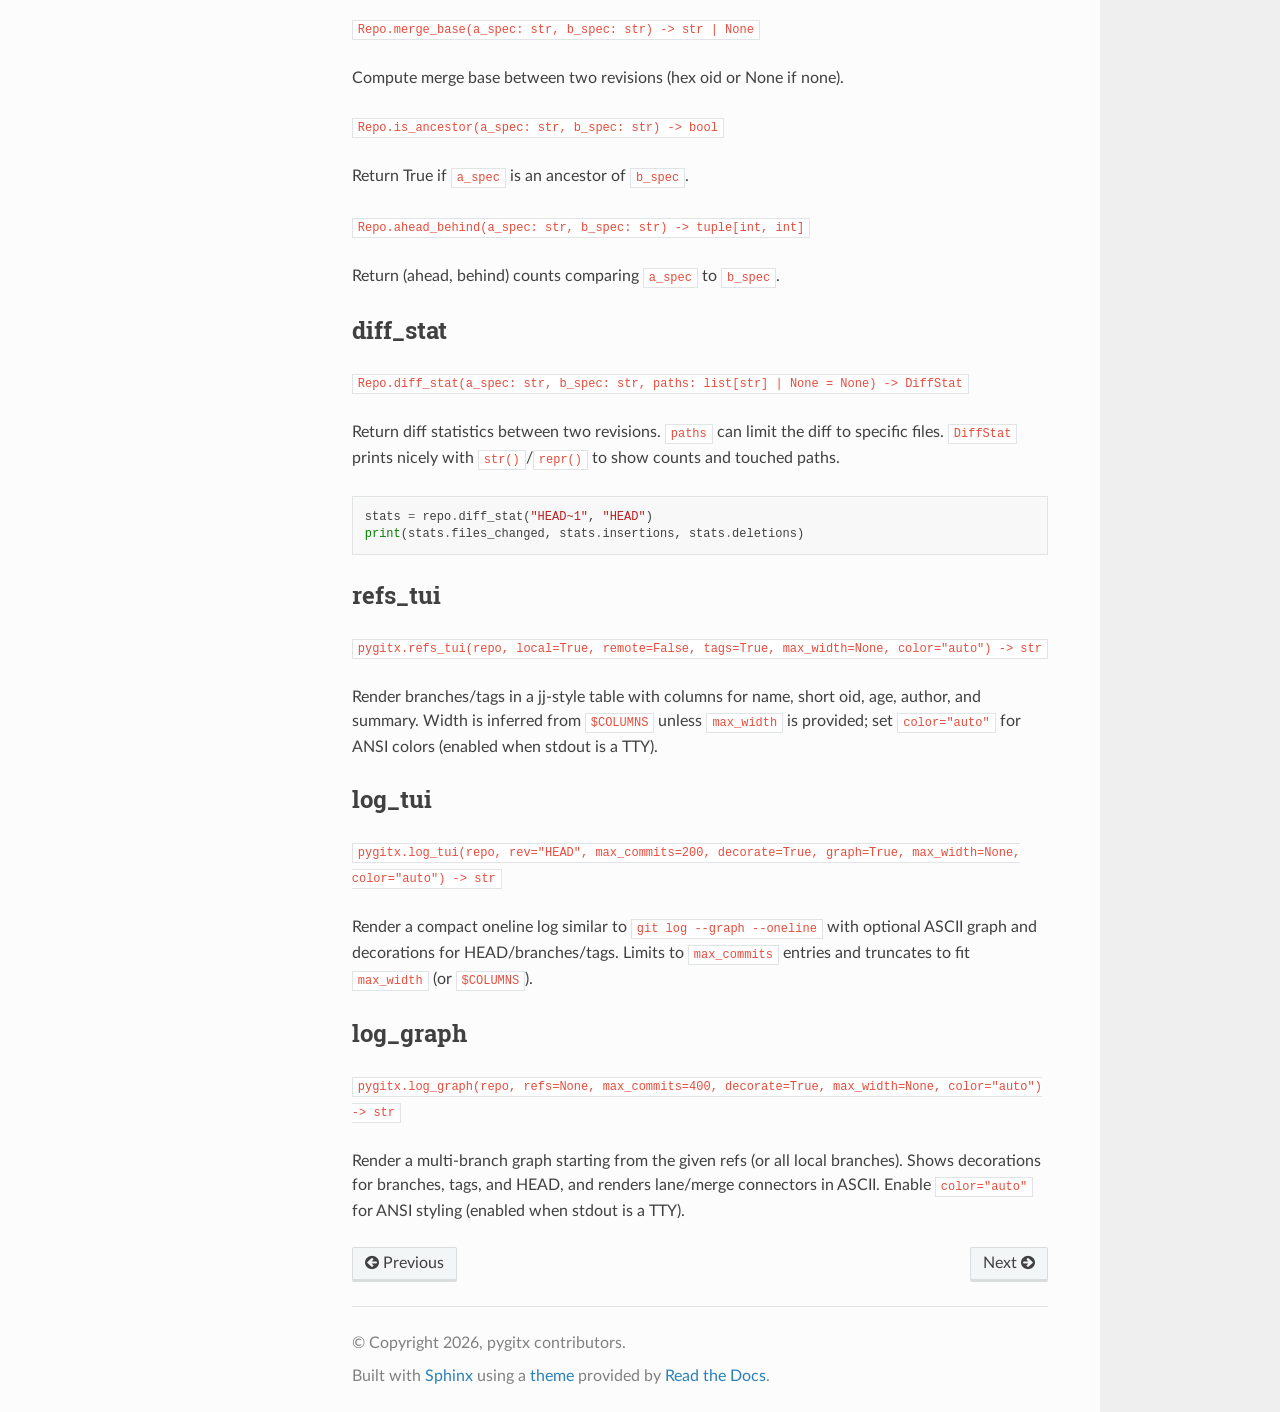
<file: repository.html>
<!DOCTYPE html>
<html class="writer-html5" lang="en" data-content_root="./">
<head>
  <meta charset="utf-8" /><meta name="viewport" content="width=device-width, initial-scale=1" />

  <meta name="viewport" content="width=device-width, initial-scale=1.0" />
  <title>Repository basics &mdash; PyGitX 0.2.2 documentation</title>
      <link rel="stylesheet" type="text/css" href="_static/pygments.css?v=b86133f3" />
      <link rel="stylesheet" type="text/css" href="_static/css/theme.css?v=e59714d7" />
      <link rel="stylesheet" type="text/css" href="_static/custom.css?v=ee7fcff9" />

  
      <script src="_static/jquery.js?v=5d32c60e"></script>
      <script src="_static/_sphinx_javascript_frameworks_compat.js?v=2cd50e6c"></script>
      <script src="_static/documentation_options.js?v=000c92bf"></script>
      <script src="_static/doctools.js?v=9a2dae69"></script>
      <script src="_static/sphinx_highlight.js?v=dc90522c"></script>
    <script src="_static/js/theme.js"></script>
    <link rel="index" title="Index" href="genindex.html" />
    <link rel="search" title="Search" href="search.html" />
    <link rel="next" title="Revision parsing" href="revision_parsing.html" />
    <link rel="prev" title="Usage" href="usage.html" /> 
</head>

<body class="wy-body-for-nav"> 
  <div class="wy-grid-for-nav">
    <nav data-toggle="wy-nav-shift" class="wy-nav-side">
      <div class="wy-side-scroll">
        <div class="wy-side-nav-search" >

          
          
          <a href="index.html" class="icon icon-home">
            PyGitX
              <img src="_static/icon.png" class="logo" alt="Logo"/>
          </a>
<div role="search">
  <form id="rtd-search-form" class="wy-form" action="search.html" method="get">
    <input type="text" name="q" placeholder="Search docs" aria-label="Search docs" />
    <input type="hidden" name="check_keywords" value="yes" />
    <input type="hidden" name="area" value="default" />
  </form>
</div>
        </div><div class="wy-menu wy-menu-vertical" data-spy="affix" role="navigation" aria-label="Navigation menu">
              <p class="caption" role="heading"><span class="caption-text">Navigation</span></p>
<ul class="current">
<li class="toctree-l1"><a class="reference internal" href="installation.html">Installation</a></li>
<li class="toctree-l1"><a class="reference internal" href="usage.html">Usage</a></li>
<li class="toctree-l1 current"><a class="current reference internal" href="#">Repository basics</a><ul>
<li class="toctree-l2"><a class="reference internal" href="#open-repo">open_repo</a></li>
<li class="toctree-l2"><a class="reference internal" href="#head">head</a></li>
<li class="toctree-l2"><a class="reference internal" href="#list-commits">list_commits</a></li>
<li class="toctree-l2"><a class="reference internal" href="#list-branches">list_branches</a></li>
<li class="toctree-l2"><a class="reference internal" href="#list-tags">list_tags</a></li>
<li class="toctree-l2"><a class="reference internal" href="#current-branch">current_branch</a></li>
<li class="toctree-l2"><a class="reference internal" href="#summary">summary</a></li>
<li class="toctree-l2"><a class="reference internal" href="#graph-helpers">Graph helpers</a></li>
<li class="toctree-l2"><a class="reference internal" href="#diff-stat">diff_stat</a></li>
<li class="toctree-l2"><a class="reference internal" href="#refs-tui">refs_tui</a></li>
<li class="toctree-l2"><a class="reference internal" href="#log-tui">log_tui</a></li>
<li class="toctree-l2"><a class="reference internal" href="#log-graph">log_graph</a></li>
</ul>
</li>
<li class="toctree-l1"><a class="reference internal" href="revision_parsing.html">Revision parsing</a></li>
<li class="toctree-l1"><a class="reference internal" href="history_rewrite.html">History rewriting</a></li>
<li class="toctree-l1"><a class="reference internal" href="backups.html">Backups</a></li>
<li class="toctree-l1"><a class="reference internal" href="api.html">API Reference</a></li>
</ul>

        </div>
      </div>
    </nav>

    <section data-toggle="wy-nav-shift" class="wy-nav-content-wrap"><nav class="wy-nav-top" aria-label="Mobile navigation menu" >
          <i data-toggle="wy-nav-top" class="fa fa-bars"></i>
          <a href="index.html">PyGitX</a>
      </nav>

      <div class="wy-nav-content">
        <div class="rst-content">
          <div role="navigation" aria-label="Page navigation">
  <ul class="wy-breadcrumbs">
      <li><a href="index.html" class="icon icon-home" aria-label="Home"></a></li>
      <li class="breadcrumb-item active">Repository basics</li>
      <li class="wy-breadcrumbs-aside">
            <a href="_sources/repository.rst.txt" rel="nofollow"> View page source</a>
      </li>
  </ul>
  <hr/>
</div>
          <div role="main" class="document" itemscope="itemscope" itemtype="http://schema.org/Article">
           <div itemprop="articleBody">
             
  <section id="repository-basics">
<h1>Repository basics<a class="headerlink" href="#repository-basics" title="Link to this heading"></a></h1>
<p>Open and inspect a repository. <code class="docutils literal notranslate"><span class="pre">Repo</span></code> methods are the primary API; a few
module-level helpers (<code class="docutils literal notranslate"><span class="pre">open_repo</span></code>, <code class="docutils literal notranslate"><span class="pre">summary</span></code>, <code class="docutils literal notranslate"><span class="pre">refs_tui</span></code>, <code class="docutils literal notranslate"><span class="pre">log_tui</span></code>,
<code class="docutils literal notranslate"><span class="pre">log_graph</span></code>) are provided for convenience.</p>
<section id="open-repo">
<h2>open_repo<a class="headerlink" href="#open-repo" title="Link to this heading"></a></h2>
<p><code class="docutils literal notranslate"><span class="pre">pygitx.open_repo(path:</span> <span class="pre">str</span> <span class="pre">|</span> <span class="pre">os.PathLike[str])</span> <span class="pre">-&gt;</span> <span class="pre">Repo</span></code></p>
<p>Open a git repository at <code class="docutils literal notranslate"><span class="pre">path</span></code>. Accepts strings or <code class="docutils literal notranslate"><span class="pre">pathlib.Path</span></code> and expands <code class="docutils literal notranslate"><span class="pre">~</span></code>.</p>
<div class="highlight-python notranslate"><div class="highlight"><pre><span></span><span class="kn">import</span><span class="w"> </span><span class="nn">pygitx</span>
<span class="n">repo</span> <span class="o">=</span> <span class="n">pygitx</span><span class="o">.</span><span class="n">open_repo</span><span class="p">(</span><span class="s2">&quot;~/.config/git&quot;</span><span class="p">)</span>
</pre></div>
</div>
</section>
<section id="head">
<h2>head<a class="headerlink" href="#head" title="Link to this heading"></a></h2>
<p><code class="docutils literal notranslate"><span class="pre">Repo.head()</span> <span class="pre">-&gt;</span> <span class="pre">CommitInfo</span> <span class="pre">|</span> <span class="pre">None</span></code></p>
<p>Return the current HEAD commit info, or <code class="docutils literal notranslate"><span class="pre">None</span></code> if HEAD is unborn/detached without a commit.</p>
</section>
<section id="list-commits">
<h2>list_commits<a class="headerlink" href="#list-commits" title="Link to this heading"></a></h2>
<p><code class="docutils literal notranslate"><span class="pre">Repo.list_commits(max:</span> <span class="pre">int</span> <span class="pre">|</span> <span class="pre">None</span> <span class="pre">=</span> <span class="pre">None)</span> <span class="pre">-&gt;</span> <span class="pre">list[CommitInfo]</span></code></p>
<p>Commits reachable from HEAD (newest first). Pass <code class="docutils literal notranslate"><span class="pre">max</span></code> to limit results.</p>
<div class="highlight-python notranslate"><div class="highlight"><pre><span></span><span class="k">for</span> <span class="n">c</span> <span class="ow">in</span> <span class="n">repo</span><span class="o">.</span><span class="n">list_commits</span><span class="p">(</span><span class="nb">max</span><span class="o">=</span><span class="mi">5</span><span class="p">):</span>
    <span class="nb">print</span><span class="p">(</span><span class="sa">f</span><span class="s2">&quot;</span><span class="si">{</span><span class="n">c</span><span class="o">.</span><span class="n">id</span><span class="p">[:</span><span class="mi">7</span><span class="p">]</span><span class="si">}</span><span class="s2"> </span><span class="si">{</span><span class="n">c</span><span class="o">.</span><span class="n">summary</span><span class="si">}</span><span class="s2">&quot;</span><span class="p">)</span>
</pre></div>
</div>
</section>
<section id="list-branches">
<h2>list_branches<a class="headerlink" href="#list-branches" title="Link to this heading"></a></h2>
<p><code class="docutils literal notranslate"><span class="pre">Repo.list_branches(local:</span> <span class="pre">bool</span> <span class="pre">=</span> <span class="pre">True,</span> <span class="pre">remote:</span> <span class="pre">bool</span> <span class="pre">=</span> <span class="pre">False)</span> <span class="pre">-&gt;</span> <span class="pre">list[str]</span></code></p>
<p>List branch names. Control inclusion with <code class="docutils literal notranslate"><span class="pre">local</span></code>/<code class="docutils literal notranslate"><span class="pre">remote</span></code> flags.</p>
<div class="highlight-python notranslate"><div class="highlight"><pre><span></span><span class="nb">print</span><span class="p">(</span><span class="n">repo</span><span class="o">.</span><span class="n">list_branches</span><span class="p">(</span><span class="n">local</span><span class="o">=</span><span class="kc">True</span><span class="p">,</span> <span class="n">remote</span><span class="o">=</span><span class="kc">False</span><span class="p">))</span>
</pre></div>
</div>
</section>
<section id="list-tags">
<h2>list_tags<a class="headerlink" href="#list-tags" title="Link to this heading"></a></h2>
<p><code class="docutils literal notranslate"><span class="pre">Repo.list_tags()</span> <span class="pre">-&gt;</span> <span class="pre">list[str]</span></code></p>
<p>List tag names (lightweight or annotated).</p>
</section>
<section id="current-branch">
<h2>current_branch<a class="headerlink" href="#current-branch" title="Link to this heading"></a></h2>
<p><code class="docutils literal notranslate"><span class="pre">Repo.current_branch()</span> <span class="pre">-&gt;</span> <span class="pre">str</span> <span class="pre">|</span> <span class="pre">None</span></code></p>
<p>Return the current branch name, or <code class="docutils literal notranslate"><span class="pre">None</span></code> if detached/unborn.</p>
</section>
<section id="summary">
<h2>summary<a class="headerlink" href="#summary" title="Link to this heading"></a></h2>
<p><code class="docutils literal notranslate"><span class="pre">Repo.summary()</span> <span class="pre">-&gt;</span> <span class="pre">RepoSummary</span></code></p>
<p>Return a summary object with key repo stats. <code class="docutils literal notranslate"><span class="pre">__str__</span></code>/<code class="docutils literal notranslate"><span class="pre">__repr__</span></code> on <code class="docutils literal notranslate"><span class="pre">Repo</span></code> display this summary.</p>
</section>
<section id="graph-helpers">
<h2>Graph helpers<a class="headerlink" href="#graph-helpers" title="Link to this heading"></a></h2>
<p><code class="docutils literal notranslate"><span class="pre">Repo.merge_base(a_spec:</span> <span class="pre">str,</span> <span class="pre">b_spec:</span> <span class="pre">str)</span> <span class="pre">-&gt;</span> <span class="pre">str</span> <span class="pre">|</span> <span class="pre">None</span></code></p>
<p>Compute merge base between two revisions (hex oid or None if none).</p>
<p><code class="docutils literal notranslate"><span class="pre">Repo.is_ancestor(a_spec:</span> <span class="pre">str,</span> <span class="pre">b_spec:</span> <span class="pre">str)</span> <span class="pre">-&gt;</span> <span class="pre">bool</span></code></p>
<p>Return True if <code class="docutils literal notranslate"><span class="pre">a_spec</span></code> is an ancestor of <code class="docutils literal notranslate"><span class="pre">b_spec</span></code>.</p>
<p><code class="docutils literal notranslate"><span class="pre">Repo.ahead_behind(a_spec:</span> <span class="pre">str,</span> <span class="pre">b_spec:</span> <span class="pre">str)</span> <span class="pre">-&gt;</span> <span class="pre">tuple[int,</span> <span class="pre">int]</span></code></p>
<p>Return (ahead, behind) counts comparing <code class="docutils literal notranslate"><span class="pre">a_spec</span></code> to <code class="docutils literal notranslate"><span class="pre">b_spec</span></code>.</p>
</section>
<section id="diff-stat">
<h2>diff_stat<a class="headerlink" href="#diff-stat" title="Link to this heading"></a></h2>
<p><code class="docutils literal notranslate"><span class="pre">Repo.diff_stat(a_spec:</span> <span class="pre">str,</span> <span class="pre">b_spec:</span> <span class="pre">str,</span> <span class="pre">paths:</span> <span class="pre">list[str]</span> <span class="pre">|</span> <span class="pre">None</span> <span class="pre">=</span> <span class="pre">None)</span> <span class="pre">-&gt;</span> <span class="pre">DiffStat</span></code></p>
<p>Return diff statistics between two revisions. <code class="docutils literal notranslate"><span class="pre">paths</span></code> can limit the diff to specific files. <code class="docutils literal notranslate"><span class="pre">DiffStat</span></code> prints nicely with <code class="docutils literal notranslate"><span class="pre">str()</span></code>/<code class="docutils literal notranslate"><span class="pre">repr()</span></code> to show counts and touched paths.</p>
<div class="highlight-python notranslate"><div class="highlight"><pre><span></span><span class="n">stats</span> <span class="o">=</span> <span class="n">repo</span><span class="o">.</span><span class="n">diff_stat</span><span class="p">(</span><span class="s2">&quot;HEAD~1&quot;</span><span class="p">,</span> <span class="s2">&quot;HEAD&quot;</span><span class="p">)</span>
<span class="nb">print</span><span class="p">(</span><span class="n">stats</span><span class="o">.</span><span class="n">files_changed</span><span class="p">,</span> <span class="n">stats</span><span class="o">.</span><span class="n">insertions</span><span class="p">,</span> <span class="n">stats</span><span class="o">.</span><span class="n">deletions</span><span class="p">)</span>
</pre></div>
</div>
</section>
<section id="refs-tui">
<h2>refs_tui<a class="headerlink" href="#refs-tui" title="Link to this heading"></a></h2>
<p><code class="docutils literal notranslate"><span class="pre">pygitx.refs_tui(repo,</span> <span class="pre">local=True,</span> <span class="pre">remote=False,</span> <span class="pre">tags=True,</span> <span class="pre">max_width=None,</span> <span class="pre">color=&quot;auto&quot;)</span> <span class="pre">-&gt;</span> <span class="pre">str</span></code></p>
<p>Render branches/tags in a jj-style table with columns for name, short oid, age, author, and summary. Width is inferred from <code class="docutils literal notranslate"><span class="pre">$COLUMNS</span></code> unless <code class="docutils literal notranslate"><span class="pre">max_width</span></code> is provided; set <code class="docutils literal notranslate"><span class="pre">color=&quot;auto&quot;</span></code> for ANSI colors (enabled when stdout is a TTY).</p>
</section>
<section id="log-tui">
<h2>log_tui<a class="headerlink" href="#log-tui" title="Link to this heading"></a></h2>
<p><code class="docutils literal notranslate"><span class="pre">pygitx.log_tui(repo,</span> <span class="pre">rev=&quot;HEAD&quot;,</span> <span class="pre">max_commits=200,</span> <span class="pre">decorate=True,</span> <span class="pre">graph=True,</span> <span class="pre">max_width=None,</span> <span class="pre">color=&quot;auto&quot;)</span> <span class="pre">-&gt;</span> <span class="pre">str</span></code></p>
<p>Render a compact oneline log similar to <code class="docutils literal notranslate"><span class="pre">git</span> <span class="pre">log</span> <span class="pre">--graph</span> <span class="pre">--oneline</span></code> with optional ASCII graph and decorations for HEAD/branches/tags. Limits to <code class="docutils literal notranslate"><span class="pre">max_commits</span></code> entries and truncates to fit <code class="docutils literal notranslate"><span class="pre">max_width</span></code> (or <code class="docutils literal notranslate"><span class="pre">$COLUMNS</span></code>).</p>
</section>
<section id="log-graph">
<h2>log_graph<a class="headerlink" href="#log-graph" title="Link to this heading"></a></h2>
<p><code class="docutils literal notranslate"><span class="pre">pygitx.log_graph(repo,</span> <span class="pre">refs=None,</span> <span class="pre">max_commits=400,</span> <span class="pre">decorate=True,</span> <span class="pre">max_width=None,</span> <span class="pre">color=&quot;auto&quot;)</span> <span class="pre">-&gt;</span> <span class="pre">str</span></code></p>
<p>Render a multi-branch graph starting from the given refs (or all local branches). Shows decorations for branches, tags, and HEAD, and renders lane/merge connectors in ASCII. Enable <code class="docutils literal notranslate"><span class="pre">color=&quot;auto&quot;</span></code> for ANSI styling (enabled when stdout is a TTY).</p>
</section>
</section>


           </div>
          </div>
          <footer><div class="rst-footer-buttons" role="navigation" aria-label="Footer">
        <a href="usage.html" class="btn btn-neutral float-left" title="Usage" accesskey="p" rel="prev"><span class="fa fa-arrow-circle-left" aria-hidden="true"></span> Previous</a>
        <a href="revision_parsing.html" class="btn btn-neutral float-right" title="Revision parsing" accesskey="n" rel="next">Next <span class="fa fa-arrow-circle-right" aria-hidden="true"></span></a>
    </div>

  <hr/>

  <div role="contentinfo">
    <p>&#169; Copyright 2026, pygitx contributors.</p>
  </div>

  Built with <a href="https://www.sphinx-doc.org/">Sphinx</a> using a
    <a href="https://github.com/readthedocs/sphinx_rtd_theme">theme</a>
    provided by <a href="https://readthedocs.org">Read the Docs</a>.
   

</footer>
        </div>
      </div>
    </section>
  </div>
  <script>
      jQuery(function () {
          SphinxRtdTheme.Navigation.enable(true);
      });
  </script> 

</body>
</html>
</file>
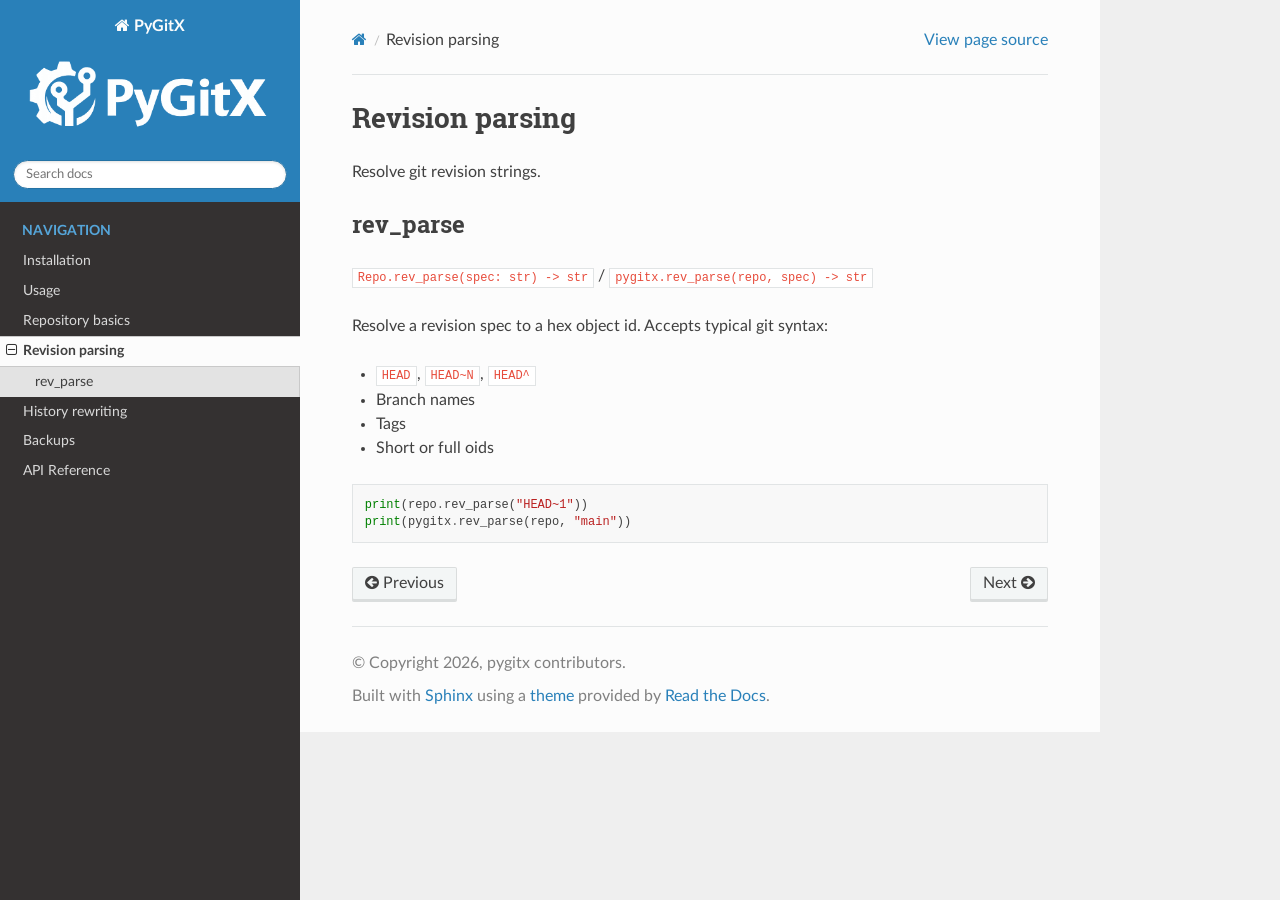
<file: revision_parsing.html>
<!DOCTYPE html>
<html class="writer-html5" lang="en" data-content_root="./">
<head>
  <meta charset="utf-8" /><meta name="viewport" content="width=device-width, initial-scale=1" />

  <meta name="viewport" content="width=device-width, initial-scale=1.0" />
  <title>Revision parsing &mdash; PyGitX 0.2.2 documentation</title>
      <link rel="stylesheet" type="text/css" href="_static/pygments.css?v=b86133f3" />
      <link rel="stylesheet" type="text/css" href="_static/css/theme.css?v=e59714d7" />
      <link rel="stylesheet" type="text/css" href="_static/custom.css?v=ee7fcff9" />

  
      <script src="_static/jquery.js?v=5d32c60e"></script>
      <script src="_static/_sphinx_javascript_frameworks_compat.js?v=2cd50e6c"></script>
      <script src="_static/documentation_options.js?v=000c92bf"></script>
      <script src="_static/doctools.js?v=9a2dae69"></script>
      <script src="_static/sphinx_highlight.js?v=dc90522c"></script>
    <script src="_static/js/theme.js"></script>
    <link rel="index" title="Index" href="genindex.html" />
    <link rel="search" title="Search" href="search.html" />
    <link rel="next" title="History rewriting" href="history_rewrite.html" />
    <link rel="prev" title="Repository basics" href="repository.html" /> 
</head>

<body class="wy-body-for-nav"> 
  <div class="wy-grid-for-nav">
    <nav data-toggle="wy-nav-shift" class="wy-nav-side">
      <div class="wy-side-scroll">
        <div class="wy-side-nav-search" >

          
          
          <a href="index.html" class="icon icon-home">
            PyGitX
              <img src="_static/icon.png" class="logo" alt="Logo"/>
          </a>
<div role="search">
  <form id="rtd-search-form" class="wy-form" action="search.html" method="get">
    <input type="text" name="q" placeholder="Search docs" aria-label="Search docs" />
    <input type="hidden" name="check_keywords" value="yes" />
    <input type="hidden" name="area" value="default" />
  </form>
</div>
        </div><div class="wy-menu wy-menu-vertical" data-spy="affix" role="navigation" aria-label="Navigation menu">
              <p class="caption" role="heading"><span class="caption-text">Navigation</span></p>
<ul class="current">
<li class="toctree-l1"><a class="reference internal" href="installation.html">Installation</a></li>
<li class="toctree-l1"><a class="reference internal" href="usage.html">Usage</a></li>
<li class="toctree-l1"><a class="reference internal" href="repository.html">Repository basics</a></li>
<li class="toctree-l1 current"><a class="current reference internal" href="#">Revision parsing</a><ul>
<li class="toctree-l2"><a class="reference internal" href="#rev-parse">rev_parse</a></li>
</ul>
</li>
<li class="toctree-l1"><a class="reference internal" href="history_rewrite.html">History rewriting</a></li>
<li class="toctree-l1"><a class="reference internal" href="backups.html">Backups</a></li>
<li class="toctree-l1"><a class="reference internal" href="api.html">API Reference</a></li>
</ul>

        </div>
      </div>
    </nav>

    <section data-toggle="wy-nav-shift" class="wy-nav-content-wrap"><nav class="wy-nav-top" aria-label="Mobile navigation menu" >
          <i data-toggle="wy-nav-top" class="fa fa-bars"></i>
          <a href="index.html">PyGitX</a>
      </nav>

      <div class="wy-nav-content">
        <div class="rst-content">
          <div role="navigation" aria-label="Page navigation">
  <ul class="wy-breadcrumbs">
      <li><a href="index.html" class="icon icon-home" aria-label="Home"></a></li>
      <li class="breadcrumb-item active">Revision parsing</li>
      <li class="wy-breadcrumbs-aside">
            <a href="_sources/revision_parsing.rst.txt" rel="nofollow"> View page source</a>
      </li>
  </ul>
  <hr/>
</div>
          <div role="main" class="document" itemscope="itemscope" itemtype="http://schema.org/Article">
           <div itemprop="articleBody">
             
  <section id="revision-parsing">
<h1>Revision parsing<a class="headerlink" href="#revision-parsing" title="Link to this heading"></a></h1>
<p>Resolve git revision strings.</p>
<section id="rev-parse">
<h2>rev_parse<a class="headerlink" href="#rev-parse" title="Link to this heading"></a></h2>
<p><code class="docutils literal notranslate"><span class="pre">Repo.rev_parse(spec:</span> <span class="pre">str)</span> <span class="pre">-&gt;</span> <span class="pre">str</span></code> / <code class="docutils literal notranslate"><span class="pre">pygitx.rev_parse(repo,</span> <span class="pre">spec)</span> <span class="pre">-&gt;</span> <span class="pre">str</span></code></p>
<p>Resolve a revision spec to a hex object id. Accepts typical git syntax:</p>
<ul class="simple">
<li><p><code class="docutils literal notranslate"><span class="pre">HEAD</span></code>, <code class="docutils literal notranslate"><span class="pre">HEAD~N</span></code>, <code class="docutils literal notranslate"><span class="pre">HEAD^</span></code></p></li>
<li><p>Branch names</p></li>
<li><p>Tags</p></li>
<li><p>Short or full oids</p></li>
</ul>
<div class="highlight-python notranslate"><div class="highlight"><pre><span></span><span class="nb">print</span><span class="p">(</span><span class="n">repo</span><span class="o">.</span><span class="n">rev_parse</span><span class="p">(</span><span class="s2">&quot;HEAD~1&quot;</span><span class="p">))</span>
<span class="nb">print</span><span class="p">(</span><span class="n">pygitx</span><span class="o">.</span><span class="n">rev_parse</span><span class="p">(</span><span class="n">repo</span><span class="p">,</span> <span class="s2">&quot;main&quot;</span><span class="p">))</span>
</pre></div>
</div>
</section>
</section>


           </div>
          </div>
          <footer><div class="rst-footer-buttons" role="navigation" aria-label="Footer">
        <a href="repository.html" class="btn btn-neutral float-left" title="Repository basics" accesskey="p" rel="prev"><span class="fa fa-arrow-circle-left" aria-hidden="true"></span> Previous</a>
        <a href="history_rewrite.html" class="btn btn-neutral float-right" title="History rewriting" accesskey="n" rel="next">Next <span class="fa fa-arrow-circle-right" aria-hidden="true"></span></a>
    </div>

  <hr/>

  <div role="contentinfo">
    <p>&#169; Copyright 2026, pygitx contributors.</p>
  </div>

  Built with <a href="https://www.sphinx-doc.org/">Sphinx</a> using a
    <a href="https://github.com/readthedocs/sphinx_rtd_theme">theme</a>
    provided by <a href="https://readthedocs.org">Read the Docs</a>.
   

</footer>
        </div>
      </div>
    </section>
  </div>
  <script>
      jQuery(function () {
          SphinxRtdTheme.Navigation.enable(true);
      });
  </script> 

</body>
</html>
</file>
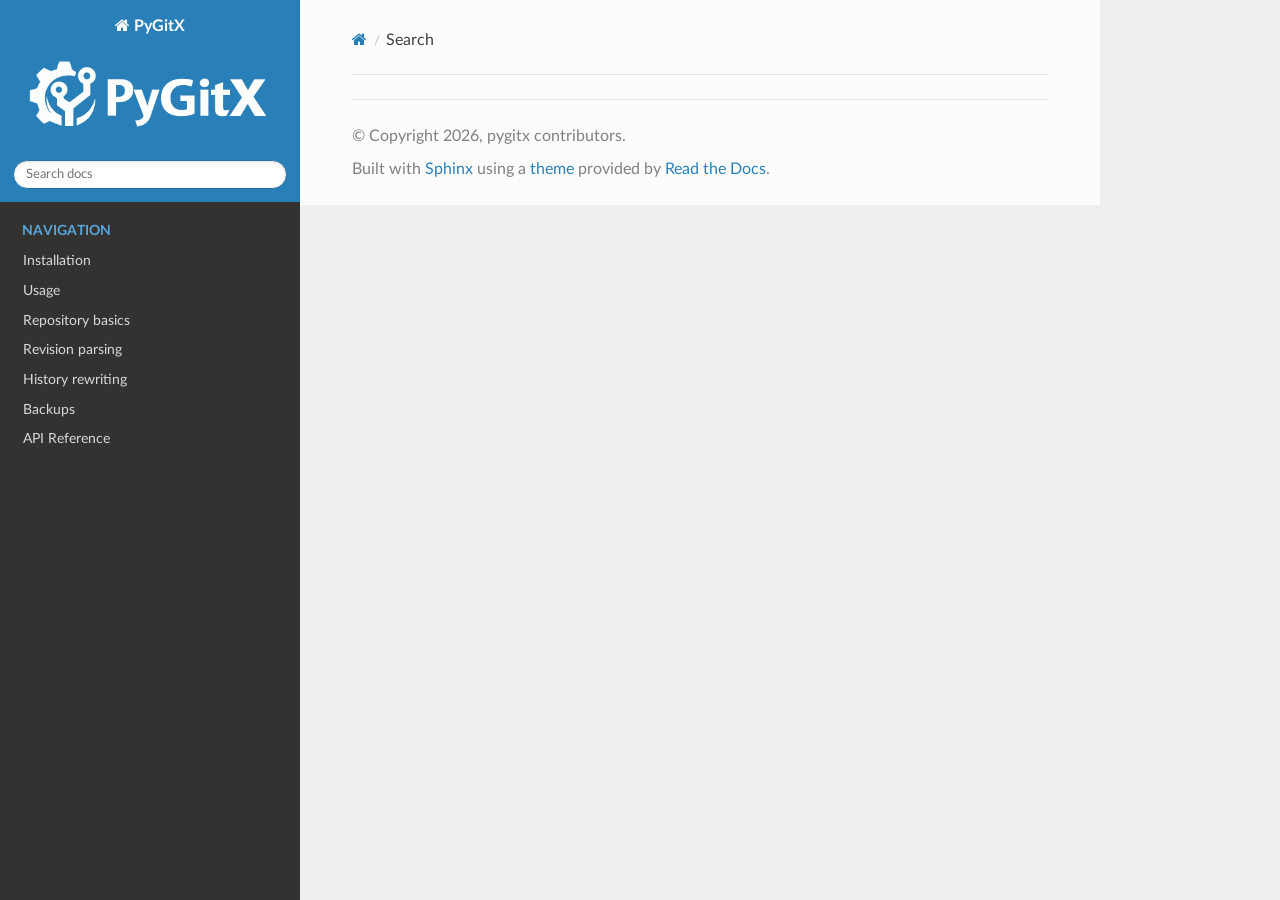
<file: search.html>
<!DOCTYPE html>
<html class="writer-html5" lang="en" data-content_root="./">
<head>
  <meta charset="utf-8" />
  <meta name="viewport" content="width=device-width, initial-scale=1.0" />
  <title>Search &mdash; PyGitX 0.2.2 documentation</title>
      <link rel="stylesheet" type="text/css" href="_static/pygments.css?v=b86133f3" />
      <link rel="stylesheet" type="text/css" href="_static/css/theme.css?v=e59714d7" />
      <link rel="stylesheet" type="text/css" href="_static/custom.css?v=ee7fcff9" />

  
    
      <script src="_static/jquery.js?v=5d32c60e"></script>
      <script src="_static/_sphinx_javascript_frameworks_compat.js?v=2cd50e6c"></script>
      <script src="_static/documentation_options.js?v=000c92bf"></script>
      <script src="_static/doctools.js?v=9a2dae69"></script>
      <script src="_static/sphinx_highlight.js?v=dc90522c"></script>
    <script src="_static/js/theme.js"></script>
    <script src="_static/searchtools.js"></script>
    <script src="_static/language_data.js"></script>
    <link rel="index" title="Index" href="genindex.html" />
    <link rel="search" title="Search" href="#" /> 
</head>

<body class="wy-body-for-nav"> 
  <div class="wy-grid-for-nav">
    <nav data-toggle="wy-nav-shift" class="wy-nav-side">
      <div class="wy-side-scroll">
        <div class="wy-side-nav-search" >

          
          
          <a href="index.html" class="icon icon-home">
            PyGitX
              <img src="_static/icon.png" class="logo" alt="Logo"/>
          </a>
<div role="search">
  <form id="rtd-search-form" class="wy-form" action="#" method="get">
    <input type="text" name="q" placeholder="Search docs" aria-label="Search docs" />
    <input type="hidden" name="check_keywords" value="yes" />
    <input type="hidden" name="area" value="default" />
  </form>
</div>
        </div><div class="wy-menu wy-menu-vertical" data-spy="affix" role="navigation" aria-label="Navigation menu">
              <p class="caption" role="heading"><span class="caption-text">Navigation</span></p>
<ul>
<li class="toctree-l1"><a class="reference internal" href="installation.html">Installation</a></li>
<li class="toctree-l1"><a class="reference internal" href="usage.html">Usage</a></li>
<li class="toctree-l1"><a class="reference internal" href="repository.html">Repository basics</a></li>
<li class="toctree-l1"><a class="reference internal" href="revision_parsing.html">Revision parsing</a></li>
<li class="toctree-l1"><a class="reference internal" href="history_rewrite.html">History rewriting</a></li>
<li class="toctree-l1"><a class="reference internal" href="backups.html">Backups</a></li>
<li class="toctree-l1"><a class="reference internal" href="api.html">API Reference</a></li>
</ul>

        </div>
      </div>
    </nav>

    <section data-toggle="wy-nav-shift" class="wy-nav-content-wrap"><nav class="wy-nav-top" aria-label="Mobile navigation menu" >
          <i data-toggle="wy-nav-top" class="fa fa-bars"></i>
          <a href="index.html">PyGitX</a>
      </nav>

      <div class="wy-nav-content">
        <div class="rst-content">
          <div role="navigation" aria-label="Page navigation">
  <ul class="wy-breadcrumbs">
      <li><a href="index.html" class="icon icon-home" aria-label="Home"></a></li>
      <li class="breadcrumb-item active">Search</li>
      <li class="wy-breadcrumbs-aside">
      </li>
  </ul>
  <hr/>
</div>
          <div role="main" class="document" itemscope="itemscope" itemtype="http://schema.org/Article">
           <div itemprop="articleBody">
             
  <noscript>
  <div id="fallback" class="admonition warning">
    <p class="last">
      Please activate JavaScript to enable the search functionality.
    </p>
  </div>
  </noscript>

  
  <div id="search-results">
  
  </div>

           </div>
          </div>
          <footer>

  <hr/>

  <div role="contentinfo">
    <p>&#169; Copyright 2026, pygitx contributors.</p>
  </div>

  Built with <a href="https://www.sphinx-doc.org/">Sphinx</a> using a
    <a href="https://github.com/readthedocs/sphinx_rtd_theme">theme</a>
    provided by <a href="https://readthedocs.org">Read the Docs</a>.
   

</footer>
        </div>
      </div>
    </section>
  </div>
  <script>
      jQuery(function () {
          SphinxRtdTheme.Navigation.enable(true);
      });
  </script>
  <script>
    jQuery(function() { Search.loadIndex("searchindex.js"); });
  </script>
  
  <script id="searchindexloader"></script>
   


</body>
</html>
</file>
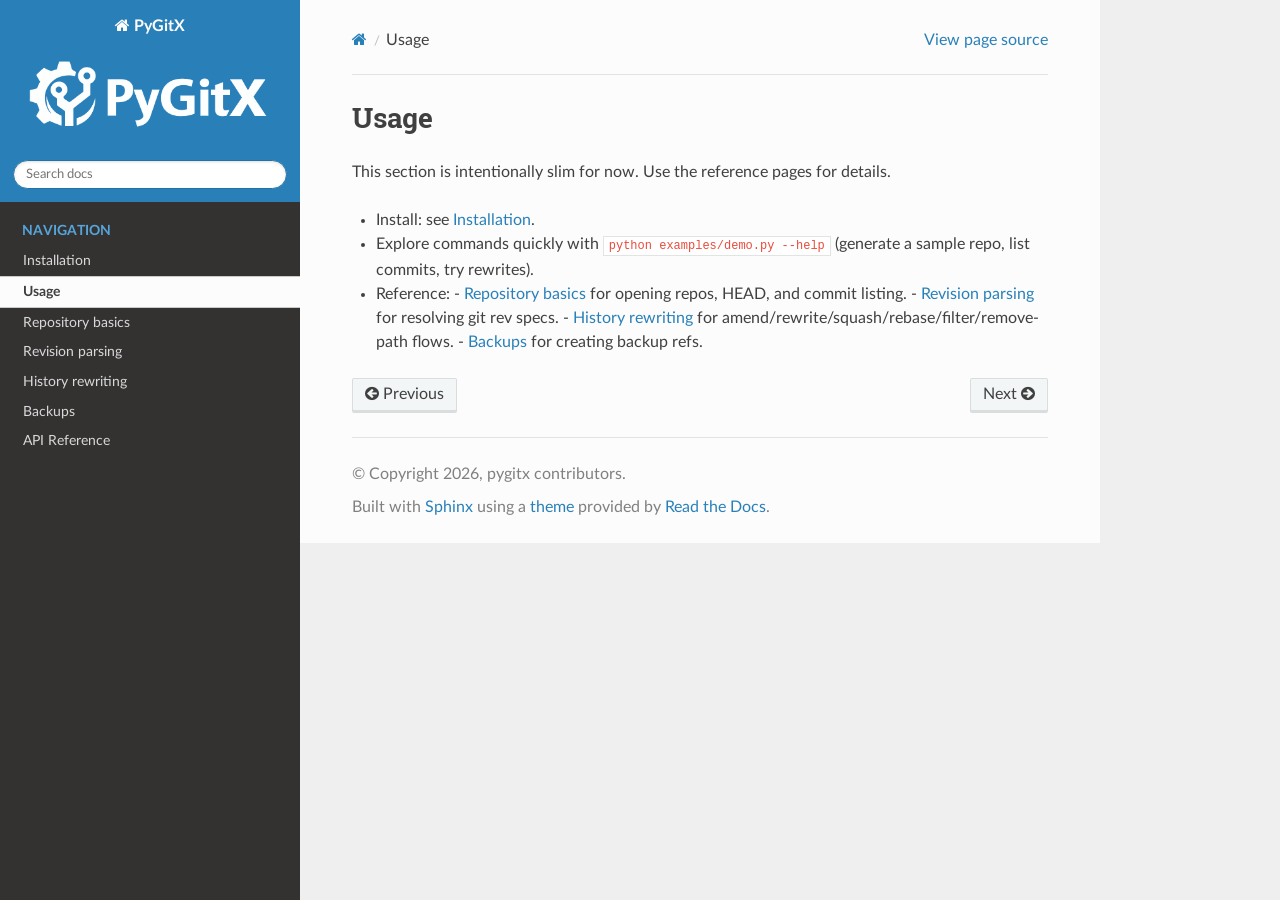
<file: usage.html>
<!DOCTYPE html>
<html class="writer-html5" lang="en" data-content_root="./">
<head>
  <meta charset="utf-8" /><meta name="viewport" content="width=device-width, initial-scale=1" />

  <meta name="viewport" content="width=device-width, initial-scale=1.0" />
  <title>Usage &mdash; PyGitX 0.2.2 documentation</title>
      <link rel="stylesheet" type="text/css" href="_static/pygments.css?v=b86133f3" />
      <link rel="stylesheet" type="text/css" href="_static/css/theme.css?v=e59714d7" />
      <link rel="stylesheet" type="text/css" href="_static/custom.css?v=ee7fcff9" />

  
      <script src="_static/jquery.js?v=5d32c60e"></script>
      <script src="_static/_sphinx_javascript_frameworks_compat.js?v=2cd50e6c"></script>
      <script src="_static/documentation_options.js?v=000c92bf"></script>
      <script src="_static/doctools.js?v=9a2dae69"></script>
      <script src="_static/sphinx_highlight.js?v=dc90522c"></script>
    <script src="_static/js/theme.js"></script>
    <link rel="index" title="Index" href="genindex.html" />
    <link rel="search" title="Search" href="search.html" />
    <link rel="next" title="Repository basics" href="repository.html" />
    <link rel="prev" title="Installation" href="installation.html" /> 
</head>

<body class="wy-body-for-nav"> 
  <div class="wy-grid-for-nav">
    <nav data-toggle="wy-nav-shift" class="wy-nav-side">
      <div class="wy-side-scroll">
        <div class="wy-side-nav-search" >

          
          
          <a href="index.html" class="icon icon-home">
            PyGitX
              <img src="_static/icon.png" class="logo" alt="Logo"/>
          </a>
<div role="search">
  <form id="rtd-search-form" class="wy-form" action="search.html" method="get">
    <input type="text" name="q" placeholder="Search docs" aria-label="Search docs" />
    <input type="hidden" name="check_keywords" value="yes" />
    <input type="hidden" name="area" value="default" />
  </form>
</div>
        </div><div class="wy-menu wy-menu-vertical" data-spy="affix" role="navigation" aria-label="Navigation menu">
              <p class="caption" role="heading"><span class="caption-text">Navigation</span></p>
<ul class="current">
<li class="toctree-l1"><a class="reference internal" href="installation.html">Installation</a></li>
<li class="toctree-l1 current"><a class="current reference internal" href="#">Usage</a></li>
<li class="toctree-l1"><a class="reference internal" href="repository.html">Repository basics</a></li>
<li class="toctree-l1"><a class="reference internal" href="revision_parsing.html">Revision parsing</a></li>
<li class="toctree-l1"><a class="reference internal" href="history_rewrite.html">History rewriting</a></li>
<li class="toctree-l1"><a class="reference internal" href="backups.html">Backups</a></li>
<li class="toctree-l1"><a class="reference internal" href="api.html">API Reference</a></li>
</ul>

        </div>
      </div>
    </nav>

    <section data-toggle="wy-nav-shift" class="wy-nav-content-wrap"><nav class="wy-nav-top" aria-label="Mobile navigation menu" >
          <i data-toggle="wy-nav-top" class="fa fa-bars"></i>
          <a href="index.html">PyGitX</a>
      </nav>

      <div class="wy-nav-content">
        <div class="rst-content">
          <div role="navigation" aria-label="Page navigation">
  <ul class="wy-breadcrumbs">
      <li><a href="index.html" class="icon icon-home" aria-label="Home"></a></li>
      <li class="breadcrumb-item active">Usage</li>
      <li class="wy-breadcrumbs-aside">
            <a href="_sources/usage.rst.txt" rel="nofollow"> View page source</a>
      </li>
  </ul>
  <hr/>
</div>
          <div role="main" class="document" itemscope="itemscope" itemtype="http://schema.org/Article">
           <div itemprop="articleBody">
             
  <section id="usage">
<h1>Usage<a class="headerlink" href="#usage" title="Link to this heading"></a></h1>
<p>This section is intentionally slim for now. Use the reference pages for details.</p>
<ul class="simple">
<li><p>Install: see <a class="reference internal" href="installation.html"><span class="doc">Installation</span></a>.</p></li>
<li><p>Explore commands quickly with <code class="docutils literal notranslate"><span class="pre">python</span> <span class="pre">examples/demo.py</span> <span class="pre">--help</span></code> (generate a sample repo, list commits, try rewrites).</p></li>
<li><p>Reference:
- <a class="reference internal" href="repository.html"><span class="doc">Repository basics</span></a> for opening repos, HEAD, and commit listing.
- <a class="reference internal" href="revision_parsing.html"><span class="doc">Revision parsing</span></a> for resolving git rev specs.
- <a class="reference internal" href="history_rewrite.html"><span class="doc">History rewriting</span></a> for amend/rewrite/squash/rebase/filter/remove-path flows.
- <a class="reference internal" href="backups.html"><span class="doc">Backups</span></a> for creating backup refs.</p></li>
</ul>
</section>


           </div>
          </div>
          <footer><div class="rst-footer-buttons" role="navigation" aria-label="Footer">
        <a href="installation.html" class="btn btn-neutral float-left" title="Installation" accesskey="p" rel="prev"><span class="fa fa-arrow-circle-left" aria-hidden="true"></span> Previous</a>
        <a href="repository.html" class="btn btn-neutral float-right" title="Repository basics" accesskey="n" rel="next">Next <span class="fa fa-arrow-circle-right" aria-hidden="true"></span></a>
    </div>

  <hr/>

  <div role="contentinfo">
    <p>&#169; Copyright 2026, pygitx contributors.</p>
  </div>

  Built with <a href="https://www.sphinx-doc.org/">Sphinx</a> using a
    <a href="https://github.com/readthedocs/sphinx_rtd_theme">theme</a>
    provided by <a href="https://readthedocs.org">Read the Docs</a>.
   

</footer>
        </div>
      </div>
    </section>
  </div>
  <script>
      jQuery(function () {
          SphinxRtdTheme.Navigation.enable(true);
      });
  </script> 

</body>
</html>
</file>
<file: _static/pygments.css>
pre { line-height: 125%; }
td.linenos .normal { color: inherit; background-color: transparent; padding-left: 5px; padding-right: 5px; }
span.linenos { color: inherit; background-color: transparent; padding-left: 5px; padding-right: 5px; }
td.linenos .special { color: #000000; background-color: #ffffc0; padding-left: 5px; padding-right: 5px; }
span.linenos.special { color: #000000; background-color: #ffffc0; padding-left: 5px; padding-right: 5px; }
.highlight .hll { background-color: #ffffcc }
.highlight { background: #f8f8f8; }
.highlight .c { color: #3D7B7B; font-style: italic } /* Comment */
.highlight .err { border: 1px solid #F00 } /* Error */
.highlight .k { color: #008000; font-weight: bold } /* Keyword */
.highlight .o { color: #666 } /* Operator */
.highlight .ch { color: #3D7B7B; font-style: italic } /* Comment.Hashbang */
.highlight .cm { color: #3D7B7B; font-style: italic } /* Comment.Multiline */
.highlight .cp { color: #9C6500 } /* Comment.Preproc */
.highlight .cpf { color: #3D7B7B; font-style: italic } /* Comment.PreprocFile */
.highlight .c1 { color: #3D7B7B; font-style: italic } /* Comment.Single */
.highlight .cs { color: #3D7B7B; font-style: italic } /* Comment.Special */
.highlight .gd { color: #A00000 } /* Generic.Deleted */
.highlight .ge { font-style: italic } /* Generic.Emph */
.highlight .ges { font-weight: bold; font-style: italic } /* Generic.EmphStrong */
.highlight .gr { color: #E40000 } /* Generic.Error */
.highlight .gh { color: #000080; font-weight: bold } /* Generic.Heading */
.highlight .gi { color: #008400 } /* Generic.Inserted */
.highlight .go { color: #717171 } /* Generic.Output */
.highlight .gp { color: #000080; font-weight: bold } /* Generic.Prompt */
.highlight .gs { font-weight: bold } /* Generic.Strong */
.highlight .gu { color: #800080; font-weight: bold } /* Generic.Subheading */
.highlight .gt { color: #04D } /* Generic.Traceback */
.highlight .kc { color: #008000; font-weight: bold } /* Keyword.Constant */
.highlight .kd { color: #008000; font-weight: bold } /* Keyword.Declaration */
.highlight .kn { color: #008000; font-weight: bold } /* Keyword.Namespace */
.highlight .kp { color: #008000 } /* Keyword.Pseudo */
.highlight .kr { color: #008000; font-weight: bold } /* Keyword.Reserved */
.highlight .kt { color: #B00040 } /* Keyword.Type */
.highlight .m { color: #666 } /* Literal.Number */
.highlight .s { color: #BA2121 } /* Literal.String */
.highlight .na { color: #687822 } /* Name.Attribute */
.highlight .nb { color: #008000 } /* Name.Builtin */
.highlight .nc { color: #00F; font-weight: bold } /* Name.Class */
.highlight .no { color: #800 } /* Name.Constant */
.highlight .nd { color: #A2F } /* Name.Decorator */
.highlight .ni { color: #717171; font-weight: bold } /* Name.Entity */
.highlight .ne { color: #CB3F38; font-weight: bold } /* Name.Exception */
.highlight .nf { color: #00F } /* Name.Function */
.highlight .nl { color: #767600 } /* Name.Label */
.highlight .nn { color: #00F; font-weight: bold } /* Name.Namespace */
.highlight .nt { color: #008000; font-weight: bold } /* Name.Tag */
.highlight .nv { color: #19177C } /* Name.Variable */
.highlight .ow { color: #A2F; font-weight: bold } /* Operator.Word */
.highlight .w { color: #BBB } /* Text.Whitespace */
.highlight .mb { color: #666 } /* Literal.Number.Bin */
.highlight .mf { color: #666 } /* Literal.Number.Float */
.highlight .mh { color: #666 } /* Literal.Number.Hex */
.highlight .mi { color: #666 } /* Literal.Number.Integer */
.highlight .mo { color: #666 } /* Literal.Number.Oct */
.highlight .sa { color: #BA2121 } /* Literal.String.Affix */
.highlight .sb { color: #BA2121 } /* Literal.String.Backtick */
.highlight .sc { color: #BA2121 } /* Literal.String.Char */
.highlight .dl { color: #BA2121 } /* Literal.String.Delimiter */
.highlight .sd { color: #BA2121; font-style: italic } /* Literal.String.Doc */
.highlight .s2 { color: #BA2121 } /* Literal.String.Double */
.highlight .se { color: #AA5D1F; font-weight: bold } /* Literal.String.Escape */
.highlight .sh { color: #BA2121 } /* Literal.String.Heredoc */
.highlight .si { color: #A45A77; font-weight: bold } /* Literal.String.Interpol */
.highlight .sx { color: #008000 } /* Literal.String.Other */
.highlight .sr { color: #A45A77 } /* Literal.String.Regex */
.highlight .s1 { color: #BA2121 } /* Literal.String.Single */
.highlight .ss { color: #19177C } /* Literal.String.Symbol */
.highlight .bp { color: #008000 } /* Name.Builtin.Pseudo */
.highlight .fm { color: #00F } /* Name.Function.Magic */
.highlight .vc { color: #19177C } /* Name.Variable.Class */
.highlight .vg { color: #19177C } /* Name.Variable.Global */
.highlight .vi { color: #19177C } /* Name.Variable.Instance */
.highlight .vm { color: #19177C } /* Name.Variable.Magic */
.highlight .il { color: #666 } /* Literal.Number.Integer.Long */
</file>
<file: _static/css/theme.css>
html{box-sizing:border-box}*,:after,:before{box-sizing:inherit}article,aside,details,figcaption,figure,footer,header,hgroup,nav,section{display:block}audio,canvas,video{display:inline-block;*display:inline;*zoom:1}[hidden],audio:not([controls]){display:none}*{-webkit-box-sizing:border-box;-moz-box-sizing:border-box;box-sizing:border-box}html{font-size:100%;-webkit-text-size-adjust:100%;-ms-text-size-adjust:100%}body{margin:0}a:active,a:hover{outline:0}abbr[title]{border-bottom:1px dotted}b,strong{font-weight:700}blockquote{margin:0}dfn{font-style:italic}ins{background:#ff9;text-decoration:none}ins,mark{color:#000}mark{background:#ff0;font-style:italic;font-weight:700}.rst-content code,.rst-content tt,code,kbd,pre,samp{font-family:monospace,serif;_font-family:courier new,monospace;font-size:1em}pre{white-space:pre}q{quotes:none}q:after,q:before{content:"";content:none}small{font-size:85%}sub,sup{font-size:75%;line-height:0;position:relative;vertical-align:baseline}sup{top:-.5em}sub{bottom:-.25em}dl,ol,ul{margin:0;padding:0;list-style:none;list-style-image:none}li{list-style:none}dd{margin:0}img{border:0;-ms-interpolation-mode:bicubic;vertical-align:middle;max-width:100%}svg:not(:root){overflow:hidden}figure,form{margin:0}label{cursor:pointer}button,input,select,textarea{font-size:100%;margin:0;vertical-align:baseline;*vertical-align:middle}button,input{line-height:normal}button,input[type=button],input[type=reset],input[type=submit]{cursor:pointer;-webkit-appearance:button;*overflow:visible}button[disabled],input[disabled]{cursor:default}input[type=search]{-webkit-appearance:textfield;-moz-box-sizing:content-box;-webkit-box-sizing:content-box;box-sizing:content-box}textarea{resize:vertical}table{border-collapse:collapse;border-spacing:0}td{vertical-align:top}.chromeframe{margin:.2em 0;background:#ccc;color:#000;padding:.2em 0}.ir{display:block;border:0;text-indent:-999em;overflow:hidden;background-color:transparent;background-repeat:no-repeat;text-align:left;direction:ltr;*line-height:0}.ir br{display:none}.hidden{display:none!important;visibility:hidden}.visuallyhidden{border:0;clip:rect(0 0 0 0);height:1px;margin:-1px;overflow:hidden;padding:0;position:absolute;width:1px}.visuallyhidden.focusable:active,.visuallyhidden.focusable:focus{clip:auto;height:auto;margin:0;overflow:visible;position:static;width:auto}.invisible{visibility:hidden}.relative{position:relative}big,small{font-size:100%}@media print{body,html,section{background:none!important}*{box-shadow:none!important;text-shadow:none!important;filter:none!important;-ms-filter:none!important}a,a:visited{text-decoration:underline}.ir a:after,a[href^="#"]:after,a[href^="javascript:"]:after{content:""}blockquote,pre{page-break-inside:avoid}thead{display:table-header-group}img,tr{page-break-inside:avoid}img{max-width:100%!important}@page{margin:.5cm}.rst-content .toctree-wrapper>p.caption,h2,h3,p{orphans:3;widows:3}.rst-content .toctree-wrapper>p.caption,h2,h3{page-break-after:avoid}}.btn,.fa:before,.icon:before,.rst-content .admonition,.rst-content .admonition-title:before,.rst-content .admonition-todo,.rst-content .attention,.rst-content .caution,.rst-content .code-block-caption .headerlink:before,.rst-content .danger,.rst-content .eqno .headerlink:before,.rst-content .error,.rst-content .hint,.rst-content .important,.rst-content .note,.rst-content .seealso,.rst-content .tip,.rst-content .warning,.rst-content code.download span:first-child:before,.rst-content dl dt .headerlink:before,.rst-content h1 .headerlink:before,.rst-content h2 .headerlink:before,.rst-content h3 .headerlink:before,.rst-content h4 .headerlink:before,.rst-content h5 .headerlink:before,.rst-content h6 .headerlink:before,.rst-content p.caption .headerlink:before,.rst-content p .headerlink:before,.rst-content table>caption .headerlink:before,.rst-content tt.download span:first-child:before,.wy-alert,.wy-dropdown .caret:before,.wy-inline-validate.wy-inline-validate-danger .wy-input-context:before,.wy-inline-validate.wy-inline-validate-info .wy-input-context:before,.wy-inline-validate.wy-inline-validate-success .wy-input-context:before,.wy-inline-validate.wy-inline-validate-warning .wy-input-context:before,.wy-menu-vertical li.current>a button.toctree-expand:before,.wy-menu-vertical li.on a button.toctree-expand:before,.wy-menu-vertical li button.toctree-expand:before,input[type=color],input[type=date],input[type=datetime-local],input[type=datetime],input[type=email],input[type=month],input[type=number],input[type=password],input[type=search],input[type=tel],input[type=text],input[type=time],input[type=url],input[type=week],select,textarea{-webkit-font-smoothing:antialiased}.clearfix{*zoom:1}.clearfix:after,.clearfix:before{display:table;content:""}.clearfix:after{clear:both}/*!
 *  Font Awesome 4.7.0 by @davegandy - http://fontawesome.io - @fontawesome
 *  License - http://fontawesome.io/license (Font: SIL OFL 1.1, CSS: MIT License)
 */@font-face{font-family:FontAwesome;src:url(fonts/fontawesome-webfont.eot?674f50d287a8c48dc19ba404d20fe713);src:url(fonts/fontawesome-webfont.eot?674f50d287a8c48dc19ba404d20fe713?#iefix&v=4.7.0) format("embedded-opentype"),url(fonts/fontawesome-webfont.woff2?af7ae505a9eed503f8b8e6982036873e) format("woff2"),url(fonts/fontawesome-webfont.woff?fee66e712a8a08eef5805a46892932ad) format("woff"),url(fonts/fontawesome-webfont.ttf?b06871f281fee6b241d60582ae9369b9) format("truetype"),url(fonts/fontawesome-webfont.svg?912ec66d7572ff821749319396470bde#fontawesomeregular) format("svg");font-weight:400;font-style:normal}.fa,.icon,.rst-content .admonition-title,.rst-content .code-block-caption .headerlink,.rst-content .eqno .headerlink,.rst-content code.download span:first-child,.rst-content dl dt .headerlink,.rst-content h1 .headerlink,.rst-content h2 .headerlink,.rst-content h3 .headerlink,.rst-content h4 .headerlink,.rst-content h5 .headerlink,.rst-content h6 .headerlink,.rst-content p.caption .headerlink,.rst-content p .headerlink,.rst-content table>caption .headerlink,.rst-content tt.download span:first-child,.wy-menu-vertical li.current>a button.toctree-expand,.wy-menu-vertical li.on a button.toctree-expand,.wy-menu-vertical li button.toctree-expand{display:inline-block;font:normal normal normal 14px/1 FontAwesome;font-size:inherit;text-rendering:auto;-webkit-font-smoothing:antialiased;-moz-osx-font-smoothing:grayscale}.fa-lg{font-size:1.33333em;line-height:.75em;vertical-align:-15%}.fa-2x{font-size:2em}.fa-3x{font-size:3em}.fa-4x{font-size:4em}.fa-5x{font-size:5em}.fa-fw{width:1.28571em;text-align:center}.fa-ul{padding-left:0;margin-left:2.14286em;list-style-type:none}.fa-ul>li{position:relative}.fa-li{position:absolute;left:-2.14286em;width:2.14286em;top:.14286em;text-align:center}.fa-li.fa-lg{left:-1.85714em}.fa-border{padding:.2em .25em .15em;border:.08em solid #eee;border-radius:.1em}.fa-pull-left{float:left}.fa-pull-right{float:right}.fa-pull-left.icon,.fa.fa-pull-left,.rst-content .code-block-caption .fa-pull-left.headerlink,.rst-content .eqno .fa-pull-left.headerlink,.rst-content .fa-pull-left.admonition-title,.rst-content code.download span.fa-pull-left:first-child,.rst-content dl dt .fa-pull-left.headerlink,.rst-content h1 .fa-pull-left.headerlink,.rst-content h2 .fa-pull-left.headerlink,.rst-content h3 .fa-pull-left.headerlink,.rst-content h4 .fa-pull-left.headerlink,.rst-content h5 .fa-pull-left.headerlink,.rst-content h6 .fa-pull-left.headerlink,.rst-content p .fa-pull-left.headerlink,.rst-content table>caption .fa-pull-left.headerlink,.rst-content tt.download span.fa-pull-left:first-child,.wy-menu-vertical li.current>a button.fa-pull-left.toctree-expand,.wy-menu-vertical li.on a button.fa-pull-left.toctree-expand,.wy-menu-vertical li button.fa-pull-left.toctree-expand{margin-right:.3em}.fa-pull-right.icon,.fa.fa-pull-right,.rst-content .code-block-caption .fa-pull-right.headerlink,.rst-content .eqno .fa-pull-right.headerlink,.rst-content .fa-pull-right.admonition-title,.rst-content code.download span.fa-pull-right:first-child,.rst-content dl dt .fa-pull-right.headerlink,.rst-content h1 .fa-pull-right.headerlink,.rst-content h2 .fa-pull-right.headerlink,.rst-content h3 .fa-pull-right.headerlink,.rst-content h4 .fa-pull-right.headerlink,.rst-content h5 .fa-pull-right.headerlink,.rst-content h6 .fa-pull-right.headerlink,.rst-content p .fa-pull-right.headerlink,.rst-content table>caption .fa-pull-right.headerlink,.rst-content tt.download span.fa-pull-right:first-child,.wy-menu-vertical li.current>a button.fa-pull-right.toctree-expand,.wy-menu-vertical li.on a button.fa-pull-right.toctree-expand,.wy-menu-vertical li button.fa-pull-right.toctree-expand{margin-left:.3em}.pull-right{float:right}.pull-left{float:left}.fa.pull-left,.pull-left.icon,.rst-content .code-block-caption .pull-left.headerlink,.rst-content .eqno .pull-left.headerlink,.rst-content .pull-left.admonition-title,.rst-content code.download span.pull-left:first-child,.rst-content dl dt .pull-left.headerlink,.rst-content h1 .pull-left.headerlink,.rst-content h2 .pull-left.headerlink,.rst-content h3 .pull-left.headerlink,.rst-content h4 .pull-left.headerlink,.rst-content h5 .pull-left.headerlink,.rst-content h6 .pull-left.headerlink,.rst-content p .pull-left.headerlink,.rst-content table>caption .pull-left.headerlink,.rst-content tt.download span.pull-left:first-child,.wy-menu-vertical li.current>a button.pull-left.toctree-expand,.wy-menu-vertical li.on a button.pull-left.toctree-expand,.wy-menu-vertical li button.pull-left.toctree-expand{margin-right:.3em}.fa.pull-right,.pull-right.icon,.rst-content .code-block-caption .pull-right.headerlink,.rst-content .eqno .pull-right.headerlink,.rst-content .pull-right.admonition-title,.rst-content code.download span.pull-right:first-child,.rst-content dl dt .pull-right.headerlink,.rst-content h1 .pull-right.headerlink,.rst-content h2 .pull-right.headerlink,.rst-content h3 .pull-right.headerlink,.rst-content h4 .pull-right.headerlink,.rst-content h5 .pull-right.headerlink,.rst-content h6 .pull-right.headerlink,.rst-content p .pull-right.headerlink,.rst-content table>caption .pull-right.headerlink,.rst-content tt.download span.pull-right:first-child,.wy-menu-vertical li.current>a button.pull-right.toctree-expand,.wy-menu-vertical li.on a button.pull-right.toctree-expand,.wy-menu-vertical li button.pull-right.toctree-expand{margin-left:.3em}.fa-spin{-webkit-animation:fa-spin 2s linear infinite;animation:fa-spin 2s linear infinite}.fa-pulse{-webkit-animation:fa-spin 1s steps(8) infinite;animation:fa-spin 1s steps(8) infinite}@-webkit-keyframes fa-spin{0%{-webkit-transform:rotate(0deg);transform:rotate(0deg)}to{-webkit-transform:rotate(359deg);transform:rotate(359deg)}}@keyframes fa-spin{0%{-webkit-transform:rotate(0deg);transform:rotate(0deg)}to{-webkit-transform:rotate(359deg);transform:rotate(359deg)}}.fa-rotate-90{-ms-filter:"progid:DXImageTransform.Microsoft.BasicImage(rotation=1)";-webkit-transform:rotate(90deg);-ms-transform:rotate(90deg);transform:rotate(90deg)}.fa-rotate-180{-ms-filter:"progid:DXImageTransform.Microsoft.BasicImage(rotation=2)";-webkit-transform:rotate(180deg);-ms-transform:rotate(180deg);transform:rotate(180deg)}.fa-rotate-270{-ms-filter:"progid:DXImageTransform.Microsoft.BasicImage(rotation=3)";-webkit-transform:rotate(270deg);-ms-transform:rotate(270deg);transform:rotate(270deg)}.fa-flip-horizontal{-ms-filter:"progid:DXImageTransform.Microsoft.BasicImage(rotation=0, mirror=1)";-webkit-transform:scaleX(-1);-ms-transform:scaleX(-1);transform:scaleX(-1)}.fa-flip-vertical{-ms-filter:"progid:DXImageTransform.Microsoft.BasicImage(rotation=2, mirror=1)";-webkit-transform:scaleY(-1);-ms-transform:scaleY(-1);transform:scaleY(-1)}:root .fa-flip-horizontal,:root .fa-flip-vertical,:root .fa-rotate-90,:root .fa-rotate-180,:root .fa-rotate-270{filter:none}.fa-stack{position:relative;display:inline-block;width:2em;height:2em;line-height:2em;vertical-align:middle}.fa-stack-1x,.fa-stack-2x{position:absolute;left:0;width:100%;text-align:center}.fa-stack-1x{line-height:inherit}.fa-stack-2x{font-size:2em}.fa-inverse{color:#fff}.fa-glass:before{content:""}.fa-music:before{content:""}.fa-search:before,.icon-search:before{content:""}.fa-envelope-o:before{content:""}.fa-heart:before{content:""}.fa-star:before{content:""}.fa-star-o:before{content:""}.fa-user:before{content:""}.fa-film:before{content:""}.fa-th-large:before{content:""}.fa-th:before{content:""}.fa-th-list:before{content:""}.fa-check:before{content:""}.fa-close:before,.fa-remove:before,.fa-times:before{content:""}.fa-search-plus:before{content:""}.fa-search-minus:before{content:""}.fa-power-off:before{content:""}.fa-signal:before{content:""}.fa-cog:before,.fa-gear:before{content:""}.fa-trash-o:before{content:""}.fa-home:before,.icon-home:before{content:""}.fa-file-o:before{content:""}.fa-clock-o:before{content:""}.fa-road:before{content:""}.fa-download:before,.rst-content code.download span:first-child:before,.rst-content tt.download span:first-child:before{content:""}.fa-arrow-circle-o-down:before{content:""}.fa-arrow-circle-o-up:before{content:""}.fa-inbox:before{content:""}.fa-play-circle-o:before{content:""}.fa-repeat:before,.fa-rotate-right:before{content:""}.fa-refresh:before{content:""}.fa-list-alt:before{content:""}.fa-lock:before{content:""}.fa-flag:before{content:""}.fa-headphones:before{content:""}.fa-volume-off:before{content:""}.fa-volume-down:before{content:""}.fa-volume-up:before{content:""}.fa-qrcode:before{content:""}.fa-barcode:before{content:""}.fa-tag:before{content:""}.fa-tags:before{content:""}.fa-book:before,.icon-book:before{content:""}.fa-bookmark:before{content:""}.fa-print:before{content:""}.fa-camera:before{content:""}.fa-font:before{content:""}.fa-bold:before{content:""}.fa-italic:before{content:""}.fa-text-height:before{content:""}.fa-text-width:before{content:""}.fa-align-left:before{content:""}.fa-align-center:before{content:""}.fa-align-right:before{content:""}.fa-align-justify:before{content:""}.fa-list:before{content:""}.fa-dedent:before,.fa-outdent:before{content:""}.fa-indent:before{content:""}.fa-video-camera:before{content:""}.fa-image:before,.fa-photo:before,.fa-picture-o:before{content:""}.fa-pencil:before{content:""}.fa-map-marker:before{content:""}.fa-adjust:before{content:""}.fa-tint:before{content:""}.fa-edit:before,.fa-pencil-square-o:before{content:""}.fa-share-square-o:before{content:""}.fa-check-square-o:before{content:""}.fa-arrows:before{content:""}.fa-step-backward:before{content:""}.fa-fast-backward:before{content:""}.fa-backward:before{content:""}.fa-play:before{content:""}.fa-pause:before{content:""}.fa-stop:before{content:""}.fa-forward:before{content:""}.fa-fast-forward:before{content:""}.fa-step-forward:before{content:""}.fa-eject:before{content:""}.fa-chevron-left:before{content:""}.fa-chevron-right:before{content:""}.fa-plus-circle:before{content:""}.fa-minus-circle:before{content:""}.fa-times-circle:before,.wy-inline-validate.wy-inline-validate-danger .wy-input-context:before{content:""}.fa-check-circle:before,.wy-inline-validate.wy-inline-validate-success .wy-input-context:before{content:""}.fa-question-circle:before{content:""}.fa-info-circle:before{content:""}.fa-crosshairs:before{content:""}.fa-times-circle-o:before{content:""}.fa-check-circle-o:before{content:""}.fa-ban:before{content:""}.fa-arrow-left:before{content:""}.fa-arrow-right:before{content:""}.fa-arrow-up:before{content:""}.fa-arrow-down:before{content:""}.fa-mail-forward:before,.fa-share:before{content:""}.fa-expand:before{content:""}.fa-compress:before{content:""}.fa-plus:before{content:""}.fa-minus:before{content:""}.fa-asterisk:before{content:""}.fa-exclamation-circle:before,.rst-content .admonition-title:before,.wy-inline-validate.wy-inline-validate-info .wy-input-context:before,.wy-inline-validate.wy-inline-validate-warning .wy-input-context:before{content:""}.fa-gift:before{content:""}.fa-leaf:before{content:""}.fa-fire:before,.icon-fire:before{content:""}.fa-eye:before{content:""}.fa-eye-slash:before{content:""}.fa-exclamation-triangle:before,.fa-warning:before{content:""}.fa-plane:before{content:""}.fa-calendar:before{content:""}.fa-random:before{content:""}.fa-comment:before{content:""}.fa-magnet:before{content:""}.fa-chevron-up:before{content:""}.fa-chevron-down:before{content:""}.fa-retweet:before{content:""}.fa-shopping-cart:before{content:""}.fa-folder:before{content:""}.fa-folder-open:before{content:""}.fa-arrows-v:before{content:""}.fa-arrows-h:before{content:""}.fa-bar-chart-o:before,.fa-bar-chart:before{content:""}.fa-twitter-square:before{content:""}.fa-facebook-square:before{content:""}.fa-camera-retro:before{content:""}.fa-key:before{content:""}.fa-cogs:before,.fa-gears:before{content:""}.fa-comments:before{content:""}.fa-thumbs-o-up:before{content:""}.fa-thumbs-o-down:before{content:""}.fa-star-half:before{content:""}.fa-heart-o:before{content:""}.fa-sign-out:before{content:""}.fa-linkedin-square:before{content:""}.fa-thumb-tack:before{content:""}.fa-external-link:before{content:""}.fa-sign-in:before{content:""}.fa-trophy:before{content:""}.fa-github-square:before{content:""}.fa-upload:before{content:""}.fa-lemon-o:before{content:""}.fa-phone:before{content:""}.fa-square-o:before{content:""}.fa-bookmark-o:before{content:""}.fa-phone-square:before{content:""}.fa-twitter:before{content:""}.fa-facebook-f:before,.fa-facebook:before{content:""}.fa-github:before,.icon-github:before{content:""}.fa-unlock:before{content:""}.fa-credit-card:before{content:""}.fa-feed:before,.fa-rss:before{content:""}.fa-hdd-o:before{content:""}.fa-bullhorn:before{content:""}.fa-bell:before{content:""}.fa-certificate:before{content:""}.fa-hand-o-right:before{content:""}.fa-hand-o-left:before{content:""}.fa-hand-o-up:before{content:""}.fa-hand-o-down:before{content:""}.fa-arrow-circle-left:before,.icon-circle-arrow-left:before{content:""}.fa-arrow-circle-right:before,.icon-circle-arrow-right:before{content:""}.fa-arrow-circle-up:before{content:""}.fa-arrow-circle-down:before{content:""}.fa-globe:before{content:""}.fa-wrench:before{content:""}.fa-tasks:before{content:""}.fa-filter:before{content:""}.fa-briefcase:before{content:""}.fa-arrows-alt:before{content:""}.fa-group:before,.fa-users:before{content:""}.fa-chain:before,.fa-link:before,.icon-link:before{content:""}.fa-cloud:before{content:""}.fa-flask:before{content:""}.fa-cut:before,.fa-scissors:before{content:""}.fa-copy:before,.fa-files-o:before{content:""}.fa-paperclip:before{content:""}.fa-floppy-o:before,.fa-save:before{content:""}.fa-square:before{content:""}.fa-bars:before,.fa-navicon:before,.fa-reorder:before{content:""}.fa-list-ul:before{content:""}.fa-list-ol:before{content:""}.fa-strikethrough:before{content:""}.fa-underline:before{content:""}.fa-table:before{content:""}.fa-magic:before{content:""}.fa-truck:before{content:""}.fa-pinterest:before{content:""}.fa-pinterest-square:before{content:""}.fa-google-plus-square:before{content:""}.fa-google-plus:before{content:""}.fa-money:before{content:""}.fa-caret-down:before,.icon-caret-down:before,.wy-dropdown .caret:before{content:""}.fa-caret-up:before{content:""}.fa-caret-left:before{content:""}.fa-caret-right:before{content:""}.fa-columns:before{content:""}.fa-sort:before,.fa-unsorted:before{content:""}.fa-sort-desc:before,.fa-sort-down:before{content:""}.fa-sort-asc:before,.fa-sort-up:before{content:""}.fa-envelope:before{content:""}.fa-linkedin:before{content:""}.fa-rotate-left:before,.fa-undo:before{content:""}.fa-gavel:before,.fa-legal:before{content:""}.fa-dashboard:before,.fa-tachometer:before{content:""}.fa-comment-o:before{content:""}.fa-comments-o:before{content:""}.fa-bolt:before,.fa-flash:before{content:""}.fa-sitemap:before{content:""}.fa-umbrella:before{content:""}.fa-clipboard:before,.fa-paste:before{content:""}.fa-lightbulb-o:before{content:""}.fa-exchange:before{content:""}.fa-cloud-download:before{content:""}.fa-cloud-upload:before{content:""}.fa-user-md:before{content:""}.fa-stethoscope:before{content:""}.fa-suitcase:before{content:""}.fa-bell-o:before{content:""}.fa-coffee:before{content:""}.fa-cutlery:before{content:""}.fa-file-text-o:before{content:""}.fa-building-o:before{content:""}.fa-hospital-o:before{content:""}.fa-ambulance:before{content:""}.fa-medkit:before{content:""}.fa-fighter-jet:before{content:""}.fa-beer:before{content:""}.fa-h-square:before{content:""}.fa-plus-square:before{content:""}.fa-angle-double-left:before{content:""}.fa-angle-double-right:before{content:""}.fa-angle-double-up:before{content:""}.fa-angle-double-down:before{content:""}.fa-angle-left:before{content:""}.fa-angle-right:before{content:""}.fa-angle-up:before{content:""}.fa-angle-down:before{content:""}.fa-desktop:before{content:""}.fa-laptop:before{content:""}.fa-tablet:before{content:""}.fa-mobile-phone:before,.fa-mobile:before{content:""}.fa-circle-o:before{content:""}.fa-quote-left:before{content:""}.fa-quote-right:before{content:""}.fa-spinner:before{content:""}.fa-circle:before{content:""}.fa-mail-reply:before,.fa-reply:before{content:""}.fa-github-alt:before{content:""}.fa-folder-o:before{content:""}.fa-folder-open-o:before{content:""}.fa-smile-o:before{content:""}.fa-frown-o:before{content:""}.fa-meh-o:before{content:""}.fa-gamepad:before{content:""}.fa-keyboard-o:before{content:""}.fa-flag-o:before{content:""}.fa-flag-checkered:before{content:""}.fa-terminal:before{content:""}.fa-code:before{content:""}.fa-mail-reply-all:before,.fa-reply-all:before{content:""}.fa-star-half-empty:before,.fa-star-half-full:before,.fa-star-half-o:before{content:""}.fa-location-arrow:before{content:""}.fa-crop:before{content:""}.fa-code-fork:before{content:""}.fa-chain-broken:before,.fa-unlink:before{content:""}.fa-question:before{content:""}.fa-info:before{content:""}.fa-exclamation:before{content:""}.fa-superscript:before{content:""}.fa-subscript:before{content:""}.fa-eraser:before{content:""}.fa-puzzle-piece:before{content:""}.fa-microphone:before{content:""}.fa-microphone-slash:before{content:""}.fa-shield:before{content:""}.fa-calendar-o:before{content:""}.fa-fire-extinguisher:before{content:""}.fa-rocket:before{content:""}.fa-maxcdn:before{content:""}.fa-chevron-circle-left:before{content:""}.fa-chevron-circle-right:before{content:""}.fa-chevron-circle-up:before{content:""}.fa-chevron-circle-down:before{content:""}.fa-html5:before{content:""}.fa-css3:before{content:""}.fa-anchor:before{content:""}.fa-unlock-alt:before{content:""}.fa-bullseye:before{content:""}.fa-ellipsis-h:before{content:""}.fa-ellipsis-v:before{content:""}.fa-rss-square:before{content:""}.fa-play-circle:before{content:""}.fa-ticket:before{content:""}.fa-minus-square:before{content:""}.fa-minus-square-o:before,.wy-menu-vertical li.current>a button.toctree-expand:before,.wy-menu-vertical li.on a button.toctree-expand:before{content:""}.fa-level-up:before{content:""}.fa-level-down:before{content:""}.fa-check-square:before{content:""}.fa-pencil-square:before{content:""}.fa-external-link-square:before{content:""}.fa-share-square:before{content:""}.fa-compass:before{content:""}.fa-caret-square-o-down:before,.fa-toggle-down:before{content:""}.fa-caret-square-o-up:before,.fa-toggle-up:before{content:""}.fa-caret-square-o-right:before,.fa-toggle-right:before{content:""}.fa-eur:before,.fa-euro:before{content:""}.fa-gbp:before{content:""}.fa-dollar:before,.fa-usd:before{content:""}.fa-inr:before,.fa-rupee:before{content:""}.fa-cny:before,.fa-jpy:before,.fa-rmb:before,.fa-yen:before{content:""}.fa-rouble:before,.fa-rub:before,.fa-ruble:before{content:""}.fa-krw:before,.fa-won:before{content:""}.fa-bitcoin:before,.fa-btc:before{content:""}.fa-file:before{content:""}.fa-file-text:before{content:""}.fa-sort-alpha-asc:before{content:""}.fa-sort-alpha-desc:before{content:""}.fa-sort-amount-asc:before{content:""}.fa-sort-amount-desc:before{content:""}.fa-sort-numeric-asc:before{content:""}.fa-sort-numeric-desc:before{content:""}.fa-thumbs-up:before{content:""}.fa-thumbs-down:before{content:""}.fa-youtube-square:before{content:""}.fa-youtube:before{content:""}.fa-xing:before{content:""}.fa-xing-square:before{content:""}.fa-youtube-play:before{content:""}.fa-dropbox:before{content:""}.fa-stack-overflow:before{content:""}.fa-instagram:before{content:""}.fa-flickr:before{content:""}.fa-adn:before{content:""}.fa-bitbucket:before,.icon-bitbucket:before{content:""}.fa-bitbucket-square:before{content:""}.fa-tumblr:before{content:""}.fa-tumblr-square:before{content:""}.fa-long-arrow-down:before{content:""}.fa-long-arrow-up:before{content:""}.fa-long-arrow-left:before{content:""}.fa-long-arrow-right:before{content:""}.fa-apple:before{content:""}.fa-windows:before{content:""}.fa-android:before{content:""}.fa-linux:before{content:""}.fa-dribbble:before{content:""}.fa-skype:before{content:""}.fa-foursquare:before{content:""}.fa-trello:before{content:""}.fa-female:before{content:""}.fa-male:before{content:""}.fa-gittip:before,.fa-gratipay:before{content:""}.fa-sun-o:before{content:""}.fa-moon-o:before{content:""}.fa-archive:before{content:""}.fa-bug:before{content:""}.fa-vk:before{content:""}.fa-weibo:before{content:""}.fa-renren:before{content:""}.fa-pagelines:before{content:""}.fa-stack-exchange:before{content:""}.fa-arrow-circle-o-right:before{content:""}.fa-arrow-circle-o-left:before{content:""}.fa-caret-square-o-left:before,.fa-toggle-left:before{content:""}.fa-dot-circle-o:before{content:""}.fa-wheelchair:before{content:""}.fa-vimeo-square:before{content:""}.fa-try:before,.fa-turkish-lira:before{content:""}.fa-plus-square-o:before,.wy-menu-vertical li button.toctree-expand:before{content:""}.fa-space-shuttle:before{content:""}.fa-slack:before{content:""}.fa-envelope-square:before{content:""}.fa-wordpress:before{content:""}.fa-openid:before{content:""}.fa-bank:before,.fa-institution:before,.fa-university:before{content:""}.fa-graduation-cap:before,.fa-mortar-board:before{content:""}.fa-yahoo:before{content:""}.fa-google:before{content:""}.fa-reddit:before{content:""}.fa-reddit-square:before{content:""}.fa-stumbleupon-circle:before{content:""}.fa-stumbleupon:before{content:""}.fa-delicious:before{content:""}.fa-digg:before{content:""}.fa-pied-piper-pp:before{content:""}.fa-pied-piper-alt:before{content:""}.fa-drupal:before{content:""}.fa-joomla:before{content:""}.fa-language:before{content:""}.fa-fax:before{content:""}.fa-building:before{content:""}.fa-child:before{content:""}.fa-paw:before{content:""}.fa-spoon:before{content:""}.fa-cube:before{content:""}.fa-cubes:before{content:""}.fa-behance:before{content:""}.fa-behance-square:before{content:""}.fa-steam:before{content:""}.fa-steam-square:before{content:""}.fa-recycle:before{content:""}.fa-automobile:before,.fa-car:before{content:""}.fa-cab:before,.fa-taxi:before{content:""}.fa-tree:before{content:""}.fa-spotify:before{content:""}.fa-deviantart:before{content:""}.fa-soundcloud:before{content:""}.fa-database:before{content:""}.fa-file-pdf-o:before{content:""}.fa-file-word-o:before{content:""}.fa-file-excel-o:before{content:""}.fa-file-powerpoint-o:before{content:""}.fa-file-image-o:before,.fa-file-photo-o:before,.fa-file-picture-o:before{content:""}.fa-file-archive-o:before,.fa-file-zip-o:before{content:""}.fa-file-audio-o:before,.fa-file-sound-o:before{content:""}.fa-file-movie-o:before,.fa-file-video-o:before{content:""}.fa-file-code-o:before{content:""}.fa-vine:before{content:""}.fa-codepen:before{content:""}.fa-jsfiddle:before{content:""}.fa-life-bouy:before,.fa-life-buoy:before,.fa-life-ring:before,.fa-life-saver:before,.fa-support:before{content:""}.fa-circle-o-notch:before{content:""}.fa-ra:before,.fa-rebel:before,.fa-resistance:before{content:""}.fa-empire:before,.fa-ge:before{content:""}.fa-git-square:before{content:""}.fa-git:before{content:""}.fa-hacker-news:before,.fa-y-combinator-square:before,.fa-yc-square:before{content:""}.fa-tencent-weibo:before{content:""}.fa-qq:before{content:""}.fa-wechat:before,.fa-weixin:before{content:""}.fa-paper-plane:before,.fa-send:before{content:""}.fa-paper-plane-o:before,.fa-send-o:before{content:""}.fa-history:before{content:""}.fa-circle-thin:before{content:""}.fa-header:before{content:""}.fa-paragraph:before{content:""}.fa-sliders:before{content:""}.fa-share-alt:before{content:""}.fa-share-alt-square:before{content:""}.fa-bomb:before{content:""}.fa-futbol-o:before,.fa-soccer-ball-o:before{content:""}.fa-tty:before{content:""}.fa-binoculars:before{content:""}.fa-plug:before{content:""}.fa-slideshare:before{content:""}.fa-twitch:before{content:""}.fa-yelp:before{content:""}.fa-newspaper-o:before{content:""}.fa-wifi:before{content:""}.fa-calculator:before{content:""}.fa-paypal:before{content:""}.fa-google-wallet:before{content:""}.fa-cc-visa:before{content:""}.fa-cc-mastercard:before{content:""}.fa-cc-discover:before{content:""}.fa-cc-amex:before{content:""}.fa-cc-paypal:before{content:""}.fa-cc-stripe:before{content:""}.fa-bell-slash:before{content:""}.fa-bell-slash-o:before{content:""}.fa-trash:before{content:""}.fa-copyright:before{content:""}.fa-at:before{content:""}.fa-eyedropper:before{content:""}.fa-paint-brush:before{content:""}.fa-birthday-cake:before{content:""}.fa-area-chart:before{content:""}.fa-pie-chart:before{content:""}.fa-line-chart:before{content:""}.fa-lastfm:before{content:""}.fa-lastfm-square:before{content:""}.fa-toggle-off:before{content:""}.fa-toggle-on:before{content:""}.fa-bicycle:before{content:""}.fa-bus:before{content:""}.fa-ioxhost:before{content:""}.fa-angellist:before{content:""}.fa-cc:before{content:""}.fa-ils:before,.fa-shekel:before,.fa-sheqel:before{content:""}.fa-meanpath:before{content:""}.fa-buysellads:before{content:""}.fa-connectdevelop:before{content:""}.fa-dashcube:before{content:""}.fa-forumbee:before{content:""}.fa-leanpub:before{content:""}.fa-sellsy:before{content:""}.fa-shirtsinbulk:before{content:""}.fa-simplybuilt:before{content:""}.fa-skyatlas:before{content:""}.fa-cart-plus:before{content:""}.fa-cart-arrow-down:before{content:""}.fa-diamond:before{content:""}.fa-ship:before{content:""}.fa-user-secret:before{content:""}.fa-motorcycle:before{content:""}.fa-street-view:before{content:""}.fa-heartbeat:before{content:""}.fa-venus:before{content:""}.fa-mars:before{content:""}.fa-mercury:before{content:""}.fa-intersex:before,.fa-transgender:before{content:""}.fa-transgender-alt:before{content:""}.fa-venus-double:before{content:""}.fa-mars-double:before{content:""}.fa-venus-mars:before{content:""}.fa-mars-stroke:before{content:""}.fa-mars-stroke-v:before{content:""}.fa-mars-stroke-h:before{content:""}.fa-neuter:before{content:""}.fa-genderless:before{content:""}.fa-facebook-official:before{content:""}.fa-pinterest-p:before{content:""}.fa-whatsapp:before{content:""}.fa-server:before{content:""}.fa-user-plus:before{content:""}.fa-user-times:before{content:""}.fa-bed:before,.fa-hotel:before{content:""}.fa-viacoin:before{content:""}.fa-train:before{content:""}.fa-subway:before{content:""}.fa-medium:before{content:""}.fa-y-combinator:before,.fa-yc:before{content:""}.fa-optin-monster:before{content:""}.fa-opencart:before{content:""}.fa-expeditedssl:before{content:""}.fa-battery-4:before,.fa-battery-full:before,.fa-battery:before{content:""}.fa-battery-3:before,.fa-battery-three-quarters:before{content:""}.fa-battery-2:before,.fa-battery-half:before{content:""}.fa-battery-1:before,.fa-battery-quarter:before{content:""}.fa-battery-0:before,.fa-battery-empty:before{content:""}.fa-mouse-pointer:before{content:""}.fa-i-cursor:before{content:""}.fa-object-group:before{content:""}.fa-object-ungroup:before{content:""}.fa-sticky-note:before{content:""}.fa-sticky-note-o:before{content:""}.fa-cc-jcb:before{content:""}.fa-cc-diners-club:before{content:""}.fa-clone:before{content:""}.fa-balance-scale:before{content:""}.fa-hourglass-o:before{content:""}.fa-hourglass-1:before,.fa-hourglass-start:before{content:""}.fa-hourglass-2:before,.fa-hourglass-half:before{content:""}.fa-hourglass-3:before,.fa-hourglass-end:before{content:""}.fa-hourglass:before{content:""}.fa-hand-grab-o:before,.fa-hand-rock-o:before{content:""}.fa-hand-paper-o:before,.fa-hand-stop-o:before{content:""}.fa-hand-scissors-o:before{content:""}.fa-hand-lizard-o:before{content:""}.fa-hand-spock-o:before{content:""}.fa-hand-pointer-o:before{content:""}.fa-hand-peace-o:before{content:""}.fa-trademark:before{content:""}.fa-registered:before{content:""}.fa-creative-commons:before{content:""}.fa-gg:before{content:""}.fa-gg-circle:before{content:""}.fa-tripadvisor:before{content:""}.fa-odnoklassniki:before{content:""}.fa-odnoklassniki-square:before{content:""}.fa-get-pocket:before{content:""}.fa-wikipedia-w:before{content:""}.fa-safari:before{content:""}.fa-chrome:before{content:""}.fa-firefox:before{content:""}.fa-opera:before{content:""}.fa-internet-explorer:before{content:""}.fa-television:before,.fa-tv:before{content:""}.fa-contao:before{content:""}.fa-500px:before{content:""}.fa-amazon:before{content:""}.fa-calendar-plus-o:before{content:""}.fa-calendar-minus-o:before{content:""}.fa-calendar-times-o:before{content:""}.fa-calendar-check-o:before{content:""}.fa-industry:before{content:""}.fa-map-pin:before{content:""}.fa-map-signs:before{content:""}.fa-map-o:before{content:""}.fa-map:before{content:""}.fa-commenting:before{content:""}.fa-commenting-o:before{content:""}.fa-houzz:before{content:""}.fa-vimeo:before{content:""}.fa-black-tie:before{content:""}.fa-fonticons:before{content:""}.fa-reddit-alien:before{content:""}.fa-edge:before{content:""}.fa-credit-card-alt:before{content:""}.fa-codiepie:before{content:""}.fa-modx:before{content:""}.fa-fort-awesome:before{content:""}.fa-usb:before{content:""}.fa-product-hunt:before{content:""}.fa-mixcloud:before{content:""}.fa-scribd:before{content:""}.fa-pause-circle:before{content:""}.fa-pause-circle-o:before{content:""}.fa-stop-circle:before{content:""}.fa-stop-circle-o:before{content:""}.fa-shopping-bag:before{content:""}.fa-shopping-basket:before{content:""}.fa-hashtag:before{content:""}.fa-bluetooth:before{content:""}.fa-bluetooth-b:before{content:""}.fa-percent:before{content:""}.fa-gitlab:before,.icon-gitlab:before{content:""}.fa-wpbeginner:before{content:""}.fa-wpforms:before{content:""}.fa-envira:before{content:""}.fa-universal-access:before{content:""}.fa-wheelchair-alt:before{content:""}.fa-question-circle-o:before{content:""}.fa-blind:before{content:""}.fa-audio-description:before{content:""}.fa-volume-control-phone:before{content:""}.fa-braille:before{content:""}.fa-assistive-listening-systems:before{content:""}.fa-american-sign-language-interpreting:before,.fa-asl-interpreting:before{content:""}.fa-deaf:before,.fa-deafness:before,.fa-hard-of-hearing:before{content:""}.fa-glide:before{content:""}.fa-glide-g:before{content:""}.fa-sign-language:before,.fa-signing:before{content:""}.fa-low-vision:before{content:""}.fa-viadeo:before{content:""}.fa-viadeo-square:before{content:""}.fa-snapchat:before{content:""}.fa-snapchat-ghost:before{content:""}.fa-snapchat-square:before{content:""}.fa-pied-piper:before{content:""}.fa-first-order:before{content:""}.fa-yoast:before{content:""}.fa-themeisle:before{content:""}.fa-google-plus-circle:before,.fa-google-plus-official:before{content:""}.fa-fa:before,.fa-font-awesome:before{content:""}.fa-handshake-o:before{content:""}.fa-envelope-open:before{content:""}.fa-envelope-open-o:before{content:""}.fa-linode:before{content:""}.fa-address-book:before{content:""}.fa-address-book-o:before{content:""}.fa-address-card:before,.fa-vcard:before{content:""}.fa-address-card-o:before,.fa-vcard-o:before{content:""}.fa-user-circle:before{content:""}.fa-user-circle-o:before{content:""}.fa-user-o:before{content:""}.fa-id-badge:before{content:""}.fa-drivers-license:before,.fa-id-card:before{content:""}.fa-drivers-license-o:before,.fa-id-card-o:before{content:""}.fa-quora:before{content:""}.fa-free-code-camp:before{content:""}.fa-telegram:before{content:""}.fa-thermometer-4:before,.fa-thermometer-full:before,.fa-thermometer:before{content:""}.fa-thermometer-3:before,.fa-thermometer-three-quarters:before{content:""}.fa-thermometer-2:before,.fa-thermometer-half:before{content:""}.fa-thermometer-1:before,.fa-thermometer-quarter:before{content:""}.fa-thermometer-0:before,.fa-thermometer-empty:before{content:""}.fa-shower:before{content:""}.fa-bath:before,.fa-bathtub:before,.fa-s15:before{content:""}.fa-podcast:before{content:""}.fa-window-maximize:before{content:""}.fa-window-minimize:before{content:""}.fa-window-restore:before{content:""}.fa-times-rectangle:before,.fa-window-close:before{content:""}.fa-times-rectangle-o:before,.fa-window-close-o:before{content:""}.fa-bandcamp:before{content:""}.fa-grav:before{content:""}.fa-etsy:before{content:""}.fa-imdb:before{content:""}.fa-ravelry:before{content:""}.fa-eercast:before{content:""}.fa-microchip:before{content:""}.fa-snowflake-o:before{content:""}.fa-superpowers:before{content:""}.fa-wpexplorer:before{content:""}.fa-meetup:before{content:""}.sr-only{position:absolute;width:1px;height:1px;padding:0;margin:-1px;overflow:hidden;clip:rect(0,0,0,0);border:0}.sr-only-focusable:active,.sr-only-focusable:focus{position:static;width:auto;height:auto;margin:0;overflow:visible;clip:auto}.fa,.icon,.rst-content .admonition-title,.rst-content .code-block-caption .headerlink,.rst-content .eqno .headerlink,.rst-content code.download span:first-child,.rst-content dl dt .headerlink,.rst-content h1 .headerlink,.rst-content h2 .headerlink,.rst-content h3 .headerlink,.rst-content h4 .headerlink,.rst-content h5 .headerlink,.rst-content h6 .headerlink,.rst-content p.caption .headerlink,.rst-content p .headerlink,.rst-content table>caption .headerlink,.rst-content tt.download span:first-child,.wy-dropdown .caret,.wy-inline-validate.wy-inline-validate-danger .wy-input-context,.wy-inline-validate.wy-inline-validate-info .wy-input-context,.wy-inline-validate.wy-inline-validate-success .wy-input-context,.wy-inline-validate.wy-inline-validate-warning .wy-input-context,.wy-menu-vertical li.current>a button.toctree-expand,.wy-menu-vertical li.on a button.toctree-expand,.wy-menu-vertical li button.toctree-expand{font-family:inherit}.fa:before,.icon:before,.rst-content .admonition-title:before,.rst-content .code-block-caption .headerlink:before,.rst-content .eqno .headerlink:before,.rst-content code.download span:first-child:before,.rst-content dl dt .headerlink:before,.rst-content h1 .headerlink:before,.rst-content h2 .headerlink:before,.rst-content h3 .headerlink:before,.rst-content h4 .headerlink:before,.rst-content h5 .headerlink:before,.rst-content h6 .headerlink:before,.rst-content p.caption .headerlink:before,.rst-content p .headerlink:before,.rst-content table>caption .headerlink:before,.rst-content tt.download span:first-child:before,.wy-dropdown .caret:before,.wy-inline-validate.wy-inline-validate-danger .wy-input-context:before,.wy-inline-validate.wy-inline-validate-info .wy-input-context:before,.wy-inline-validate.wy-inline-validate-success .wy-input-context:before,.wy-inline-validate.wy-inline-validate-warning .wy-input-context:before,.wy-menu-vertical li.current>a button.toctree-expand:before,.wy-menu-vertical li.on a button.toctree-expand:before,.wy-menu-vertical li button.toctree-expand:before{font-family:FontAwesome;display:inline-block;font-style:normal;font-weight:400;line-height:1;text-decoration:inherit}.rst-content .code-block-caption a .headerlink,.rst-content .eqno a .headerlink,.rst-content a .admonition-title,.rst-content code.download a span:first-child,.rst-content dl dt a .headerlink,.rst-content h1 a .headerlink,.rst-content h2 a .headerlink,.rst-content h3 a .headerlink,.rst-content h4 a .headerlink,.rst-content h5 a .headerlink,.rst-content h6 a .headerlink,.rst-content p.caption a .headerlink,.rst-content p a .headerlink,.rst-content table>caption a .headerlink,.rst-content tt.download a span:first-child,.wy-menu-vertical li.current>a button.toctree-expand,.wy-menu-vertical li.on a button.toctree-expand,.wy-menu-vertical li a button.toctree-expand,a .fa,a .icon,a .rst-content .admonition-title,a .rst-content .code-block-caption .headerlink,a .rst-content .eqno .headerlink,a .rst-content code.download span:first-child,a .rst-content dl dt .headerlink,a .rst-content h1 .headerlink,a .rst-content h2 .headerlink,a .rst-content h3 .headerlink,a .rst-content h4 .headerlink,a .rst-content h5 .headerlink,a .rst-content h6 .headerlink,a .rst-content p.caption .headerlink,a .rst-content p .headerlink,a .rst-content table>caption .headerlink,a .rst-content tt.download span:first-child,a .wy-menu-vertical li button.toctree-expand{display:inline-block;text-decoration:inherit}.btn .fa,.btn .icon,.btn .rst-content .admonition-title,.btn .rst-content .code-block-caption .headerlink,.btn .rst-content .eqno .headerlink,.btn .rst-content code.download span:first-child,.btn .rst-content dl dt .headerlink,.btn .rst-content h1 .headerlink,.btn .rst-content h2 .headerlink,.btn .rst-content h3 .headerlink,.btn .rst-content h4 .headerlink,.btn .rst-content h5 .headerlink,.btn .rst-content h6 .headerlink,.btn .rst-content p .headerlink,.btn .rst-content table>caption .headerlink,.btn .rst-content tt.download span:first-child,.btn .wy-menu-vertical li.current>a button.toctree-expand,.btn .wy-menu-vertical li.on a button.toctree-expand,.btn .wy-menu-vertical li button.toctree-expand,.nav .fa,.nav .icon,.nav .rst-content .admonition-title,.nav .rst-content .code-block-caption .headerlink,.nav .rst-content .eqno .headerlink,.nav .rst-content code.download span:first-child,.nav .rst-content dl dt .headerlink,.nav .rst-content h1 .headerlink,.nav .rst-content h2 .headerlink,.nav .rst-content h3 .headerlink,.nav .rst-content h4 .headerlink,.nav .rst-content h5 .headerlink,.nav .rst-content h6 .headerlink,.nav .rst-content p .headerlink,.nav .rst-content table>caption .headerlink,.nav .rst-content tt.download span:first-child,.nav .wy-menu-vertical li.current>a button.toctree-expand,.nav .wy-menu-vertical li.on a button.toctree-expand,.nav .wy-menu-vertical li button.toctree-expand,.rst-content .btn .admonition-title,.rst-content .code-block-caption .btn .headerlink,.rst-content .code-block-caption .nav .headerlink,.rst-content .eqno .btn .headerlink,.rst-content .eqno .nav .headerlink,.rst-content .nav .admonition-title,.rst-content code.download .btn span:first-child,.rst-content code.download .nav span:first-child,.rst-content dl dt .btn .headerlink,.rst-content dl dt .nav .headerlink,.rst-content h1 .btn .headerlink,.rst-content h1 .nav .headerlink,.rst-content h2 .btn .headerlink,.rst-content h2 .nav .headerlink,.rst-content h3 .btn .headerlink,.rst-content h3 .nav .headerlink,.rst-content h4 .btn .headerlink,.rst-content h4 .nav .headerlink,.rst-content h5 .btn .headerlink,.rst-content h5 .nav .headerlink,.rst-content h6 .btn .headerlink,.rst-content h6 .nav .headerlink,.rst-content p .btn .headerlink,.rst-content p .nav .headerlink,.rst-content table>caption .btn .headerlink,.rst-content table>caption .nav .headerlink,.rst-content tt.download .btn span:first-child,.rst-content tt.download .nav span:first-child,.wy-menu-vertical li .btn button.toctree-expand,.wy-menu-vertical li.current>a .btn button.toctree-expand,.wy-menu-vertical li.current>a .nav button.toctree-expand,.wy-menu-vertical li .nav button.toctree-expand,.wy-menu-vertical li.on a .btn button.toctree-expand,.wy-menu-vertical li.on a .nav button.toctree-expand{display:inline}.btn .fa-large.icon,.btn .fa.fa-large,.btn .rst-content .code-block-caption .fa-large.headerlink,.btn .rst-content .eqno .fa-large.headerlink,.btn .rst-content .fa-large.admonition-title,.btn .rst-content code.download span.fa-large:first-child,.btn .rst-content dl dt .fa-large.headerlink,.btn .rst-content h1 .fa-large.headerlink,.btn .rst-content h2 .fa-large.headerlink,.btn .rst-content h3 .fa-large.headerlink,.btn .rst-content h4 .fa-large.headerlink,.btn .rst-content h5 .fa-large.headerlink,.btn .rst-content h6 .fa-large.headerlink,.btn .rst-content p .fa-large.headerlink,.btn .rst-content table>caption .fa-large.headerlink,.btn .rst-content tt.download span.fa-large:first-child,.btn .wy-menu-vertical li button.fa-large.toctree-expand,.nav .fa-large.icon,.nav .fa.fa-large,.nav .rst-content .code-block-caption .fa-large.headerlink,.nav .rst-content .eqno .fa-large.headerlink,.nav .rst-content .fa-large.admonition-title,.nav .rst-content code.download span.fa-large:first-child,.nav .rst-content dl dt .fa-large.headerlink,.nav .rst-content h1 .fa-large.headerlink,.nav .rst-content h2 .fa-large.headerlink,.nav .rst-content h3 .fa-large.headerlink,.nav .rst-content h4 .fa-large.headerlink,.nav .rst-content h5 .fa-large.headerlink,.nav .rst-content h6 .fa-large.headerlink,.nav .rst-content p .fa-large.headerlink,.nav .rst-content table>caption .fa-large.headerlink,.nav .rst-content tt.download span.fa-large:first-child,.nav .wy-menu-vertical li button.fa-large.toctree-expand,.rst-content .btn .fa-large.admonition-title,.rst-content .code-block-caption .btn .fa-large.headerlink,.rst-content .code-block-caption .nav .fa-large.headerlink,.rst-content .eqno .btn .fa-large.headerlink,.rst-content .eqno .nav .fa-large.headerlink,.rst-content .nav .fa-large.admonition-title,.rst-content code.download .btn span.fa-large:first-child,.rst-content code.download .nav span.fa-large:first-child,.rst-content dl dt .btn .fa-large.headerlink,.rst-content dl dt .nav .fa-large.headerlink,.rst-content h1 .btn .fa-large.headerlink,.rst-content h1 .nav .fa-large.headerlink,.rst-content h2 .btn .fa-large.headerlink,.rst-content h2 .nav .fa-large.headerlink,.rst-content h3 .btn .fa-large.headerlink,.rst-content h3 .nav .fa-large.headerlink,.rst-content h4 .btn .fa-large.headerlink,.rst-content h4 .nav .fa-large.headerlink,.rst-content h5 .btn .fa-large.headerlink,.rst-content h5 .nav .fa-large.headerlink,.rst-content h6 .btn .fa-large.headerlink,.rst-content h6 .nav .fa-large.headerlink,.rst-content p .btn .fa-large.headerlink,.rst-content p .nav .fa-large.headerlink,.rst-content table>caption .btn .fa-large.headerlink,.rst-content table>caption .nav .fa-large.headerlink,.rst-content tt.download .btn span.fa-large:first-child,.rst-content tt.download .nav span.fa-large:first-child,.wy-menu-vertical li .btn button.fa-large.toctree-expand,.wy-menu-vertical li .nav button.fa-large.toctree-expand{line-height:.9em}.btn .fa-spin.icon,.btn .fa.fa-spin,.btn .rst-content .code-block-caption .fa-spin.headerlink,.btn .rst-content .eqno .fa-spin.headerlink,.btn .rst-content .fa-spin.admonition-title,.btn .rst-content code.download span.fa-spin:first-child,.btn .rst-content dl dt .fa-spin.headerlink,.btn .rst-content h1 .fa-spin.headerlink,.btn .rst-content h2 .fa-spin.headerlink,.btn .rst-content h3 .fa-spin.headerlink,.btn .rst-content h4 .fa-spin.headerlink,.btn .rst-content h5 .fa-spin.headerlink,.btn .rst-content h6 .fa-spin.headerlink,.btn .rst-content p .fa-spin.headerlink,.btn .rst-content table>caption .fa-spin.headerlink,.btn .rst-content tt.download span.fa-spin:first-child,.btn .wy-menu-vertical li button.fa-spin.toctree-expand,.nav .fa-spin.icon,.nav .fa.fa-spin,.nav .rst-content .code-block-caption .fa-spin.headerlink,.nav .rst-content .eqno .fa-spin.headerlink,.nav .rst-content .fa-spin.admonition-title,.nav .rst-content code.download span.fa-spin:first-child,.nav .rst-content dl dt .fa-spin.headerlink,.nav .rst-content h1 .fa-spin.headerlink,.nav .rst-content h2 .fa-spin.headerlink,.nav .rst-content h3 .fa-spin.headerlink,.nav .rst-content h4 .fa-spin.headerlink,.nav .rst-content h5 .fa-spin.headerlink,.nav .rst-content h6 .fa-spin.headerlink,.nav .rst-content p .fa-spin.headerlink,.nav .rst-content table>caption .fa-spin.headerlink,.nav .rst-content tt.download span.fa-spin:first-child,.nav .wy-menu-vertical li button.fa-spin.toctree-expand,.rst-content .btn .fa-spin.admonition-title,.rst-content .code-block-caption .btn .fa-spin.headerlink,.rst-content .code-block-caption .nav .fa-spin.headerlink,.rst-content .eqno .btn .fa-spin.headerlink,.rst-content .eqno .nav .fa-spin.headerlink,.rst-content .nav .fa-spin.admonition-title,.rst-content code.download .btn span.fa-spin:first-child,.rst-content code.download .nav span.fa-spin:first-child,.rst-content dl dt .btn .fa-spin.headerlink,.rst-content dl dt .nav .fa-spin.headerlink,.rst-content h1 .btn .fa-spin.headerlink,.rst-content h1 .nav .fa-spin.headerlink,.rst-content h2 .btn .fa-spin.headerlink,.rst-content h2 .nav .fa-spin.headerlink,.rst-content h3 .btn .fa-spin.headerlink,.rst-content h3 .nav .fa-spin.headerlink,.rst-content h4 .btn .fa-spin.headerlink,.rst-content h4 .nav .fa-spin.headerlink,.rst-content h5 .btn .fa-spin.headerlink,.rst-content h5 .nav .fa-spin.headerlink,.rst-content h6 .btn .fa-spin.headerlink,.rst-content h6 .nav .fa-spin.headerlink,.rst-content p .btn .fa-spin.headerlink,.rst-content p .nav .fa-spin.headerlink,.rst-content table>caption .btn .fa-spin.headerlink,.rst-content table>caption .nav .fa-spin.headerlink,.rst-content tt.download .btn span.fa-spin:first-child,.rst-content tt.download .nav span.fa-spin:first-child,.wy-menu-vertical li .btn button.fa-spin.toctree-expand,.wy-menu-vertical li .nav button.fa-spin.toctree-expand{display:inline-block}.btn.fa:before,.btn.icon:before,.rst-content .btn.admonition-title:before,.rst-content .code-block-caption .btn.headerlink:before,.rst-content .eqno .btn.headerlink:before,.rst-content code.download span.btn:first-child:before,.rst-content dl dt .btn.headerlink:before,.rst-content h1 .btn.headerlink:before,.rst-content h2 .btn.headerlink:before,.rst-content h3 .btn.headerlink:before,.rst-content h4 .btn.headerlink:before,.rst-content h5 .btn.headerlink:before,.rst-content h6 .btn.headerlink:before,.rst-content p .btn.headerlink:before,.rst-content table>caption .btn.headerlink:before,.rst-content tt.download span.btn:first-child:before,.wy-menu-vertical li button.btn.toctree-expand:before{opacity:.5;-webkit-transition:opacity .05s ease-in;-moz-transition:opacity .05s ease-in;transition:opacity .05s ease-in}.btn.fa:hover:before,.btn.icon:hover:before,.rst-content .btn.admonition-title:hover:before,.rst-content .code-block-caption .btn.headerlink:hover:before,.rst-content .eqno .btn.headerlink:hover:before,.rst-content code.download span.btn:first-child:hover:before,.rst-content dl dt .btn.headerlink:hover:before,.rst-content h1 .btn.headerlink:hover:before,.rst-content h2 .btn.headerlink:hover:before,.rst-content h3 .btn.headerlink:hover:before,.rst-content h4 .btn.headerlink:hover:before,.rst-content h5 .btn.headerlink:hover:before,.rst-content h6 .btn.headerlink:hover:before,.rst-content p .btn.headerlink:hover:before,.rst-content table>caption .btn.headerlink:hover:before,.rst-content tt.download span.btn:first-child:hover:before,.wy-menu-vertical li button.btn.toctree-expand:hover:before{opacity:1}.btn-mini .fa:before,.btn-mini .icon:before,.btn-mini .rst-content .admonition-title:before,.btn-mini .rst-content .code-block-caption .headerlink:before,.btn-mini .rst-content .eqno .headerlink:before,.btn-mini .rst-content code.download span:first-child:before,.btn-mini .rst-content dl dt .headerlink:before,.btn-mini .rst-content h1 .headerlink:before,.btn-mini .rst-content h2 .headerlink:before,.btn-mini .rst-content h3 .headerlink:before,.btn-mini .rst-content h4 .headerlink:before,.btn-mini .rst-content h5 .headerlink:before,.btn-mini .rst-content h6 .headerlink:before,.btn-mini .rst-content p .headerlink:before,.btn-mini .rst-content table>caption .headerlink:before,.btn-mini .rst-content tt.download span:first-child:before,.btn-mini .wy-menu-vertical li button.toctree-expand:before,.rst-content .btn-mini .admonition-title:before,.rst-content .code-block-caption .btn-mini .headerlink:before,.rst-content .eqno .btn-mini .headerlink:before,.rst-content code.download .btn-mini span:first-child:before,.rst-content dl dt .btn-mini .headerlink:before,.rst-content h1 .btn-mini .headerlink:before,.rst-content h2 .btn-mini .headerlink:before,.rst-content h3 .btn-mini .headerlink:before,.rst-content h4 .btn-mini .headerlink:before,.rst-content h5 .btn-mini .headerlink:before,.rst-content h6 .btn-mini .headerlink:before,.rst-content p .btn-mini .headerlink:before,.rst-content table>caption .btn-mini .headerlink:before,.rst-content tt.download .btn-mini span:first-child:before,.wy-menu-vertical li .btn-mini button.toctree-expand:before{font-size:14px;vertical-align:-15%}.rst-content .admonition,.rst-content .admonition-todo,.rst-content .attention,.rst-content .caution,.rst-content .danger,.rst-content .error,.rst-content .hint,.rst-content .important,.rst-content .note,.rst-content .seealso,.rst-content .tip,.rst-content .warning,.wy-alert{padding:12px;line-height:24px;margin-bottom:24px;background:#e7f2fa}.rst-content .admonition-title,.wy-alert-title{font-weight:700;display:block;color:#fff;background:#6ab0de;padding:6px 12px;margin:-12px -12px 12px}.rst-content .danger,.rst-content .error,.rst-content .wy-alert-danger.admonition,.rst-content .wy-alert-danger.admonition-todo,.rst-content .wy-alert-danger.attention,.rst-content .wy-alert-danger.caution,.rst-content .wy-alert-danger.hint,.rst-content .wy-alert-danger.important,.rst-content .wy-alert-danger.note,.rst-content .wy-alert-danger.seealso,.rst-content .wy-alert-danger.tip,.rst-content .wy-alert-danger.warning,.wy-alert.wy-alert-danger{background:#fdf3f2}.rst-content .danger .admonition-title,.rst-content .danger .wy-alert-title,.rst-content .error .admonition-title,.rst-content .error .wy-alert-title,.rst-content .wy-alert-danger.admonition-todo .admonition-title,.rst-content .wy-alert-danger.admonition-todo .wy-alert-title,.rst-content .wy-alert-danger.admonition .admonition-title,.rst-content .wy-alert-danger.admonition .wy-alert-title,.rst-content .wy-alert-danger.attention .admonition-title,.rst-content .wy-alert-danger.attention .wy-alert-title,.rst-content .wy-alert-danger.caution .admonition-title,.rst-content .wy-alert-danger.caution .wy-alert-title,.rst-content .wy-alert-danger.hint .admonition-title,.rst-content .wy-alert-danger.hint .wy-alert-title,.rst-content .wy-alert-danger.important .admonition-title,.rst-content .wy-alert-danger.important .wy-alert-title,.rst-content .wy-alert-danger.note .admonition-title,.rst-content .wy-alert-danger.note .wy-alert-title,.rst-content .wy-alert-danger.seealso .admonition-title,.rst-content .wy-alert-danger.seealso .wy-alert-title,.rst-content .wy-alert-danger.tip .admonition-title,.rst-content .wy-alert-danger.tip .wy-alert-title,.rst-content .wy-alert-danger.warning .admonition-title,.rst-content .wy-alert-danger.warning .wy-alert-title,.rst-content .wy-alert.wy-alert-danger .admonition-title,.wy-alert.wy-alert-danger .rst-content .admonition-title,.wy-alert.wy-alert-danger .wy-alert-title{background:#f29f97}.rst-content .admonition-todo,.rst-content .attention,.rst-content .caution,.rst-content .warning,.rst-content .wy-alert-warning.admonition,.rst-content .wy-alert-warning.danger,.rst-content .wy-alert-warning.error,.rst-content .wy-alert-warning.hint,.rst-content .wy-alert-warning.important,.rst-content .wy-alert-warning.note,.rst-content .wy-alert-warning.seealso,.rst-content .wy-alert-warning.tip,.wy-alert.wy-alert-warning{background:#ffedcc}.rst-content .admonition-todo .admonition-title,.rst-content .admonition-todo .wy-alert-title,.rst-content .attention .admonition-title,.rst-content .attention .wy-alert-title,.rst-content .caution .admonition-title,.rst-content .caution .wy-alert-title,.rst-content .warning .admonition-title,.rst-content .warning .wy-alert-title,.rst-content .wy-alert-warning.admonition .admonition-title,.rst-content .wy-alert-warning.admonition .wy-alert-title,.rst-content .wy-alert-warning.danger .admonition-title,.rst-content .wy-alert-warning.danger .wy-alert-title,.rst-content .wy-alert-warning.error .admonition-title,.rst-content .wy-alert-warning.error .wy-alert-title,.rst-content .wy-alert-warning.hint .admonition-title,.rst-content .wy-alert-warning.hint .wy-alert-title,.rst-content .wy-alert-warning.important .admonition-title,.rst-content .wy-alert-warning.important .wy-alert-title,.rst-content .wy-alert-warning.note .admonition-title,.rst-content .wy-alert-warning.note .wy-alert-title,.rst-content .wy-alert-warning.seealso .admonition-title,.rst-content .wy-alert-warning.seealso .wy-alert-title,.rst-content .wy-alert-warning.tip .admonition-title,.rst-content .wy-alert-warning.tip .wy-alert-title,.rst-content .wy-alert.wy-alert-warning .admonition-title,.wy-alert.wy-alert-warning .rst-content .admonition-title,.wy-alert.wy-alert-warning .wy-alert-title{background:#f0b37e}.rst-content .note,.rst-content .seealso,.rst-content .wy-alert-info.admonition,.rst-content .wy-alert-info.admonition-todo,.rst-content .wy-alert-info.attention,.rst-content .wy-alert-info.caution,.rst-content .wy-alert-info.danger,.rst-content .wy-alert-info.error,.rst-content .wy-alert-info.hint,.rst-content .wy-alert-info.important,.rst-content .wy-alert-info.tip,.rst-content .wy-alert-info.warning,.wy-alert.wy-alert-info{background:#e7f2fa}.rst-content .note .admonition-title,.rst-content .note .wy-alert-title,.rst-content .seealso .admonition-title,.rst-content .seealso .wy-alert-title,.rst-content .wy-alert-info.admonition-todo .admonition-title,.rst-content .wy-alert-info.admonition-todo .wy-alert-title,.rst-content .wy-alert-info.admonition .admonition-title,.rst-content .wy-alert-info.admonition .wy-alert-title,.rst-content .wy-alert-info.attention .admonition-title,.rst-content .wy-alert-info.attention .wy-alert-title,.rst-content .wy-alert-info.caution .admonition-title,.rst-content .wy-alert-info.caution .wy-alert-title,.rst-content .wy-alert-info.danger .admonition-title,.rst-content .wy-alert-info.danger .wy-alert-title,.rst-content .wy-alert-info.error .admonition-title,.rst-content .wy-alert-info.error .wy-alert-title,.rst-content .wy-alert-info.hint .admonition-title,.rst-content .wy-alert-info.hint .wy-alert-title,.rst-content .wy-alert-info.important .admonition-title,.rst-content .wy-alert-info.important .wy-alert-title,.rst-content .wy-alert-info.tip .admonition-title,.rst-content .wy-alert-info.tip .wy-alert-title,.rst-content .wy-alert-info.warning .admonition-title,.rst-content .wy-alert-info.warning .wy-alert-title,.rst-content .wy-alert.wy-alert-info .admonition-title,.wy-alert.wy-alert-info .rst-content .admonition-title,.wy-alert.wy-alert-info .wy-alert-title{background:#6ab0de}.rst-content .hint,.rst-content .important,.rst-content .tip,.rst-content .wy-alert-success.admonition,.rst-content .wy-alert-success.admonition-todo,.rst-content .wy-alert-success.attention,.rst-content .wy-alert-success.caution,.rst-content .wy-alert-success.danger,.rst-content .wy-alert-success.error,.rst-content .wy-alert-success.note,.rst-content .wy-alert-success.seealso,.rst-content .wy-alert-success.warning,.wy-alert.wy-alert-success{background:#dbfaf4}.rst-content .hint .admonition-title,.rst-content .hint .wy-alert-title,.rst-content .important .admonition-title,.rst-content .important .wy-alert-title,.rst-content .tip .admonition-title,.rst-content .tip .wy-alert-title,.rst-content .wy-alert-success.admonition-todo .admonition-title,.rst-content .wy-alert-success.admonition-todo .wy-alert-title,.rst-content .wy-alert-success.admonition .admonition-title,.rst-content .wy-alert-success.admonition .wy-alert-title,.rst-content .wy-alert-success.attention .admonition-title,.rst-content .wy-alert-success.attention .wy-alert-title,.rst-content .wy-alert-success.caution .admonition-title,.rst-content .wy-alert-success.caution .wy-alert-title,.rst-content .wy-alert-success.danger .admonition-title,.rst-content .wy-alert-success.danger .wy-alert-title,.rst-content .wy-alert-success.error .admonition-title,.rst-content .wy-alert-success.error .wy-alert-title,.rst-content .wy-alert-success.note .admonition-title,.rst-content .wy-alert-success.note .wy-alert-title,.rst-content .wy-alert-success.seealso .admonition-title,.rst-content .wy-alert-success.seealso .wy-alert-title,.rst-content .wy-alert-success.warning .admonition-title,.rst-content .wy-alert-success.warning .wy-alert-title,.rst-content .wy-alert.wy-alert-success .admonition-title,.wy-alert.wy-alert-success .rst-content .admonition-title,.wy-alert.wy-alert-success .wy-alert-title{background:#1abc9c}.rst-content .wy-alert-neutral.admonition,.rst-content .wy-alert-neutral.admonition-todo,.rst-content .wy-alert-neutral.attention,.rst-content .wy-alert-neutral.caution,.rst-content .wy-alert-neutral.danger,.rst-content .wy-alert-neutral.error,.rst-content .wy-alert-neutral.hint,.rst-content .wy-alert-neutral.important,.rst-content .wy-alert-neutral.note,.rst-content .wy-alert-neutral.seealso,.rst-content .wy-alert-neutral.tip,.rst-content .wy-alert-neutral.warning,.wy-alert.wy-alert-neutral{background:#f3f6f6}.rst-content .wy-alert-neutral.admonition-todo .admonition-title,.rst-content .wy-alert-neutral.admonition-todo .wy-alert-title,.rst-content .wy-alert-neutral.admonition .admonition-title,.rst-content .wy-alert-neutral.admonition .wy-alert-title,.rst-content .wy-alert-neutral.attention .admonition-title,.rst-content .wy-alert-neutral.attention .wy-alert-title,.rst-content .wy-alert-neutral.caution .admonition-title,.rst-content .wy-alert-neutral.caution .wy-alert-title,.rst-content .wy-alert-neutral.danger .admonition-title,.rst-content .wy-alert-neutral.danger .wy-alert-title,.rst-content .wy-alert-neutral.error .admonition-title,.rst-content .wy-alert-neutral.error .wy-alert-title,.rst-content .wy-alert-neutral.hint .admonition-title,.rst-content .wy-alert-neutral.hint .wy-alert-title,.rst-content .wy-alert-neutral.important .admonition-title,.rst-content .wy-alert-neutral.important .wy-alert-title,.rst-content .wy-alert-neutral.note .admonition-title,.rst-content .wy-alert-neutral.note .wy-alert-title,.rst-content .wy-alert-neutral.seealso .admonition-title,.rst-content .wy-alert-neutral.seealso .wy-alert-title,.rst-content .wy-alert-neutral.tip .admonition-title,.rst-content .wy-alert-neutral.tip .wy-alert-title,.rst-content .wy-alert-neutral.warning .admonition-title,.rst-content .wy-alert-neutral.warning .wy-alert-title,.rst-content .wy-alert.wy-alert-neutral .admonition-title,.wy-alert.wy-alert-neutral .rst-content .admonition-title,.wy-alert.wy-alert-neutral .wy-alert-title{color:#404040;background:#e1e4e5}.rst-content .wy-alert-neutral.admonition-todo a,.rst-content .wy-alert-neutral.admonition a,.rst-content .wy-alert-neutral.attention a,.rst-content .wy-alert-neutral.caution a,.rst-content .wy-alert-neutral.danger a,.rst-content .wy-alert-neutral.error a,.rst-content .wy-alert-neutral.hint a,.rst-content .wy-alert-neutral.important a,.rst-content .wy-alert-neutral.note a,.rst-content .wy-alert-neutral.seealso a,.rst-content .wy-alert-neutral.tip a,.rst-content .wy-alert-neutral.warning a,.wy-alert.wy-alert-neutral a{color:#2980b9}.rst-content .admonition-todo p:last-child,.rst-content .admonition p:last-child,.rst-content .attention p:last-child,.rst-content .caution p:last-child,.rst-content .danger p:last-child,.rst-content .error p:last-child,.rst-content .hint p:last-child,.rst-content .important p:last-child,.rst-content .note p:last-child,.rst-content .seealso p:last-child,.rst-content .tip p:last-child,.rst-content .warning p:last-child,.wy-alert p:last-child{margin-bottom:0}.wy-tray-container{position:fixed;bottom:0;left:0;z-index:600}.wy-tray-container li{display:block;width:300px;background:transparent;color:#fff;text-align:center;box-shadow:0 5px 5px 0 rgba(0,0,0,.1);padding:0 24px;min-width:20%;opacity:0;height:0;line-height:56px;overflow:hidden;-webkit-transition:all .3s ease-in;-moz-transition:all .3s ease-in;transition:all .3s ease-in}.wy-tray-container li.wy-tray-item-success{background:#27ae60}.wy-tray-container li.wy-tray-item-info{background:#2980b9}.wy-tray-container li.wy-tray-item-warning{background:#e67e22}.wy-tray-container li.wy-tray-item-danger{background:#e74c3c}.wy-tray-container li.on{opacity:1;height:56px}@media screen and (max-width:768px){.wy-tray-container{bottom:auto;top:0;width:100%}.wy-tray-container li{width:100%}}button{font-size:100%;margin:0;vertical-align:baseline;*vertical-align:middle;cursor:pointer;line-height:normal;-webkit-appearance:button;*overflow:visible}button::-moz-focus-inner,input::-moz-focus-inner{border:0;padding:0}button[disabled]{cursor:default}.btn{display:inline-block;border-radius:2px;line-height:normal;white-space:nowrap;text-align:center;cursor:pointer;font-size:100%;padding:6px 12px 8px;color:#fff;border:1px solid rgba(0,0,0,.1);background-color:#27ae60;text-decoration:none;font-weight:400;font-family:Lato,proxima-nova,Helvetica Neue,Arial,sans-serif;box-shadow:inset 0 1px 2px -1px hsla(0,0%,100%,.5),inset 0 -2px 0 0 rgba(0,0,0,.1);outline-none:false;vertical-align:middle;*display:inline;zoom:1;-webkit-user-drag:none;-webkit-user-select:none;-moz-user-select:none;-ms-user-select:none;user-select:none;-webkit-transition:all .1s linear;-moz-transition:all .1s linear;transition:all .1s linear}.btn-hover{background:#2e8ece;color:#fff}.btn:hover{background:#2cc36b;color:#fff}.btn:focus{background:#2cc36b;outline:0}.btn:active{box-shadow:inset 0 -1px 0 0 rgba(0,0,0,.05),inset 0 2px 0 0 rgba(0,0,0,.1);padding:8px 12px 6px}.btn:visited{color:#fff}.btn-disabled,.btn-disabled:active,.btn-disabled:focus,.btn-disabled:hover,.btn:disabled{background-image:none;filter:progid:DXImageTransform.Microsoft.gradient(enabled = false);filter:alpha(opacity=40);opacity:.4;cursor:not-allowed;box-shadow:none}.btn::-moz-focus-inner{padding:0;border:0}.btn-small{font-size:80%}.btn-info{background-color:#2980b9!important}.btn-info:hover{background-color:#2e8ece!important}.btn-neutral{background-color:#f3f6f6!important;color:#404040!important}.btn-neutral:hover{background-color:#e5ebeb!important;color:#404040}.btn-neutral:visited{color:#404040!important}.btn-success{background-color:#27ae60!important}.btn-success:hover{background-color:#295!important}.btn-danger{background-color:#e74c3c!important}.btn-danger:hover{background-color:#ea6153!important}.btn-warning{background-color:#e67e22!important}.btn-warning:hover{background-color:#e98b39!important}.btn-invert{background-color:#222}.btn-invert:hover{background-color:#2f2f2f!important}.btn-link{background-color:transparent!important;color:#2980b9;box-shadow:none;border-color:transparent!important}.btn-link:active,.btn-link:hover{background-color:transparent!important;color:#409ad5!important;box-shadow:none}.btn-link:visited{color:#9b59b6}.wy-btn-group .btn,.wy-control .btn{vertical-align:middle}.wy-btn-group{margin-bottom:24px;*zoom:1}.wy-btn-group:after,.wy-btn-group:before{display:table;content:""}.wy-btn-group:after{clear:both}.wy-dropdown{position:relative;display:inline-block}.wy-dropdown-active .wy-dropdown-menu{display:block}.wy-dropdown-menu{position:absolute;left:0;display:none;float:left;top:100%;min-width:100%;background:#fcfcfc;z-index:100;border:1px solid #cfd7dd;box-shadow:0 2px 2px 0 rgba(0,0,0,.1);padding:12px}.wy-dropdown-menu>dd>a{display:block;clear:both;color:#404040;white-space:nowrap;font-size:90%;padding:0 12px;cursor:pointer}.wy-dropdown-menu>dd>a:hover{background:#2980b9;color:#fff}.wy-dropdown-menu>dd.divider{border-top:1px solid #cfd7dd;margin:6px 0}.wy-dropdown-menu>dd.search{padding-bottom:12px}.wy-dropdown-menu>dd.search input[type=search]{width:100%}.wy-dropdown-menu>dd.call-to-action{background:#e3e3e3;text-transform:uppercase;font-weight:500;font-size:80%}.wy-dropdown-menu>dd.call-to-action:hover{background:#e3e3e3}.wy-dropdown-menu>dd.call-to-action .btn{color:#fff}.wy-dropdown.wy-dropdown-up .wy-dropdown-menu{bottom:100%;top:auto;left:auto;right:0}.wy-dropdown.wy-dropdown-bubble .wy-dropdown-menu{background:#fcfcfc;margin-top:2px}.wy-dropdown.wy-dropdown-bubble .wy-dropdown-menu a{padding:6px 12px}.wy-dropdown.wy-dropdown-bubble .wy-dropdown-menu a:hover{background:#2980b9;color:#fff}.wy-dropdown.wy-dropdown-left .wy-dropdown-menu{right:0;left:auto;text-align:right}.wy-dropdown-arrow:before{content:" ";border-bottom:5px solid #f5f5f5;border-left:5px solid transparent;border-right:5px solid transparent;position:absolute;display:block;top:-4px;left:50%;margin-left:-3px}.wy-dropdown-arrow.wy-dropdown-arrow-left:before{left:11px}.wy-form-stacked select{display:block}.wy-form-aligned .wy-help-inline,.wy-form-aligned input,.wy-form-aligned label,.wy-form-aligned select,.wy-form-aligned textarea{display:inline-block;*display:inline;*zoom:1;vertical-align:middle}.wy-form-aligned .wy-control-group>label{display:inline-block;vertical-align:middle;width:10em;margin:6px 12px 0 0;float:left}.wy-form-aligned .wy-control{float:left}.wy-form-aligned .wy-control label{display:block}.wy-form-aligned .wy-control select{margin-top:6px}fieldset{margin:0}fieldset,legend{border:0;padding:0}legend{width:100%;white-space:normal;margin-bottom:24px;font-size:150%;*margin-left:-7px}label,legend{display:block}label{margin:0 0 .3125em;color:#333;font-size:90%}input,select,textarea{font-size:100%;margin:0;vertical-align:baseline;*vertical-align:middle}.wy-control-group{margin-bottom:24px;max-width:1200px;margin-left:auto;margin-right:auto;*zoom:1}.wy-control-group:after,.wy-control-group:before{display:table;content:""}.wy-control-group:after{clear:both}.wy-control-group.wy-control-group-required>label:after{content:" *";color:#e74c3c}.wy-control-group .wy-form-full,.wy-control-group .wy-form-halves,.wy-control-group .wy-form-thirds{padding-bottom:12px}.wy-control-group .wy-form-full input[type=color],.wy-control-group .wy-form-full input[type=date],.wy-control-group .wy-form-full input[type=datetime-local],.wy-control-group .wy-form-full input[type=datetime],.wy-control-group .wy-form-full input[type=email],.wy-control-group .wy-form-full input[type=month],.wy-control-group .wy-form-full input[type=number],.wy-control-group .wy-form-full input[type=password],.wy-control-group .wy-form-full input[type=search],.wy-control-group .wy-form-full input[type=tel],.wy-control-group .wy-form-full input[type=text],.wy-control-group .wy-form-full input[type=time],.wy-control-group .wy-form-full input[type=url],.wy-control-group .wy-form-full input[type=week],.wy-control-group .wy-form-full select,.wy-control-group .wy-form-halves input[type=color],.wy-control-group .wy-form-halves input[type=date],.wy-control-group .wy-form-halves input[type=datetime-local],.wy-control-group .wy-form-halves input[type=datetime],.wy-control-group .wy-form-halves input[type=email],.wy-control-group .wy-form-halves input[type=month],.wy-control-group .wy-form-halves input[type=number],.wy-control-group .wy-form-halves input[type=password],.wy-control-group .wy-form-halves input[type=search],.wy-control-group .wy-form-halves input[type=tel],.wy-control-group .wy-form-halves input[type=text],.wy-control-group .wy-form-halves input[type=time],.wy-control-group .wy-form-halves input[type=url],.wy-control-group .wy-form-halves input[type=week],.wy-control-group .wy-form-halves select,.wy-control-group .wy-form-thirds input[type=color],.wy-control-group .wy-form-thirds input[type=date],.wy-control-group .wy-form-thirds input[type=datetime-local],.wy-control-group .wy-form-thirds input[type=datetime],.wy-control-group .wy-form-thirds input[type=email],.wy-control-group .wy-form-thirds input[type=month],.wy-control-group .wy-form-thirds input[type=number],.wy-control-group .wy-form-thirds input[type=password],.wy-control-group .wy-form-thirds input[type=search],.wy-control-group .wy-form-thirds input[type=tel],.wy-control-group .wy-form-thirds input[type=text],.wy-control-group .wy-form-thirds input[type=time],.wy-control-group .wy-form-thirds input[type=url],.wy-control-group .wy-form-thirds input[type=week],.wy-control-group .wy-form-thirds select{width:100%}.wy-control-group .wy-form-full{float:left;display:block;width:100%;margin-right:0}.wy-control-group .wy-form-full:last-child{margin-right:0}.wy-control-group .wy-form-halves{float:left;display:block;margin-right:2.35765%;width:48.82117%}.wy-control-group .wy-form-halves:last-child,.wy-control-group .wy-form-halves:nth-of-type(2n){margin-right:0}.wy-control-group .wy-form-halves:nth-of-type(odd){clear:left}.wy-control-group .wy-form-thirds{float:left;display:block;margin-right:2.35765%;width:31.76157%}.wy-control-group .wy-form-thirds:last-child,.wy-control-group .wy-form-thirds:nth-of-type(3n){margin-right:0}.wy-control-group .wy-form-thirds:nth-of-type(3n+1){clear:left}.wy-control-group.wy-control-group-no-input .wy-control,.wy-control-no-input{margin:6px 0 0;font-size:90%}.wy-control-no-input{display:inline-block}.wy-control-group.fluid-input input[type=color],.wy-control-group.fluid-input input[type=date],.wy-control-group.fluid-input input[type=datetime-local],.wy-control-group.fluid-input input[type=datetime],.wy-control-group.fluid-input input[type=email],.wy-control-group.fluid-input input[type=month],.wy-control-group.fluid-input input[type=number],.wy-control-group.fluid-input input[type=password],.wy-control-group.fluid-input input[type=search],.wy-control-group.fluid-input input[type=tel],.wy-control-group.fluid-input input[type=text],.wy-control-group.fluid-input input[type=time],.wy-control-group.fluid-input input[type=url],.wy-control-group.fluid-input input[type=week]{width:100%}.wy-form-message-inline{padding-left:.3em;color:#666;font-size:90%}.wy-form-message{display:block;color:#999;font-size:70%;margin-top:.3125em;font-style:italic}.wy-form-message p{font-size:inherit;font-style:italic;margin-bottom:6px}.wy-form-message p:last-child{margin-bottom:0}input{line-height:normal}input[type=button],input[type=reset],input[type=submit]{-webkit-appearance:button;cursor:pointer;font-family:Lato,proxima-nova,Helvetica Neue,Arial,sans-serif;*overflow:visible}input[type=color],input[type=date],input[type=datetime-local],input[type=datetime],input[type=email],input[type=month],input[type=number],input[type=password],input[type=search],input[type=tel],input[type=text],input[type=time],input[type=url],input[type=week]{-webkit-appearance:none;padding:6px;display:inline-block;border:1px solid #ccc;font-size:80%;font-family:Lato,proxima-nova,Helvetica Neue,Arial,sans-serif;box-shadow:inset 0 1px 3px #ddd;border-radius:0;-webkit-transition:border .3s linear;-moz-transition:border .3s linear;transition:border .3s linear}input[type=datetime-local]{padding:.34375em .625em}input[disabled]{cursor:default}input[type=checkbox],input[type=radio]{padding:0;margin-right:.3125em;*height:13px;*width:13px}input[type=checkbox],input[type=radio],input[type=search]{-webkit-box-sizing:border-box;-moz-box-sizing:border-box;box-sizing:border-box}input[type=search]::-webkit-search-cancel-button,input[type=search]::-webkit-search-decoration{-webkit-appearance:none}input[type=color]:focus,input[type=date]:focus,input[type=datetime-local]:focus,input[type=datetime]:focus,input[type=email]:focus,input[type=month]:focus,input[type=number]:focus,input[type=password]:focus,input[type=search]:focus,input[type=tel]:focus,input[type=text]:focus,input[type=time]:focus,input[type=url]:focus,input[type=week]:focus{outline:0;outline:thin dotted\9;border-color:#333}input.no-focus:focus{border-color:#ccc!important}input[type=checkbox]:focus,input[type=file]:focus,input[type=radio]:focus{outline:thin dotted #333;outline:1px auto #129fea}input[type=color][disabled],input[type=date][disabled],input[type=datetime-local][disabled],input[type=datetime][disabled],input[type=email][disabled],input[type=month][disabled],input[type=number][disabled],input[type=password][disabled],input[type=search][disabled],input[type=tel][disabled],input[type=text][disabled],input[type=time][disabled],input[type=url][disabled],input[type=week][disabled]{cursor:not-allowed;background-color:#fafafa}input:focus:invalid,select:focus:invalid,textarea:focus:invalid{color:#e74c3c;border:1px solid #e74c3c}input:focus:invalid:focus,select:focus:invalid:focus,textarea:focus:invalid:focus{border-color:#e74c3c}input[type=checkbox]:focus:invalid:focus,input[type=file]:focus:invalid:focus,input[type=radio]:focus:invalid:focus{outline-color:#e74c3c}input.wy-input-large{padding:12px;font-size:100%}textarea{overflow:auto;vertical-align:top;width:100%;font-family:Lato,proxima-nova,Helvetica Neue,Arial,sans-serif}select,textarea{padding:.5em .625em;display:inline-block;border:1px solid #ccc;font-size:80%;box-shadow:inset 0 1px 3px #ddd;-webkit-transition:border .3s linear;-moz-transition:border .3s linear;transition:border .3s linear}select{border:1px solid #ccc;background-color:#fff}select[multiple]{height:auto}select:focus,textarea:focus{outline:0}input[readonly],select[disabled],select[readonly],textarea[disabled],textarea[readonly]{cursor:not-allowed;background-color:#fafafa}input[type=checkbox][disabled],input[type=radio][disabled]{cursor:not-allowed}.wy-checkbox,.wy-radio{margin:6px 0;color:#404040;display:block}.wy-checkbox input,.wy-radio input{vertical-align:baseline}.wy-form-message-inline{display:inline-block;*display:inline;*zoom:1;vertical-align:middle}.wy-input-prefix,.wy-input-suffix{white-space:nowrap;padding:6px}.wy-input-prefix .wy-input-context,.wy-input-suffix .wy-input-context{line-height:27px;padding:0 8px;display:inline-block;font-size:80%;background-color:#f3f6f6;border:1px solid #ccc;color:#999}.wy-input-suffix .wy-input-context{border-left:0}.wy-input-prefix .wy-input-context{border-right:0}.wy-switch{position:relative;display:block;height:24px;margin-top:12px;cursor:pointer}.wy-switch:before{left:0;top:0;width:36px;height:12px;background:#ccc}.wy-switch:after,.wy-switch:before{position:absolute;content:"";display:block;border-radius:4px;-webkit-transition:all .2s ease-in-out;-moz-transition:all .2s ease-in-out;transition:all .2s ease-in-out}.wy-switch:after{width:18px;height:18px;background:#999;left:-3px;top:-3px}.wy-switch span{position:absolute;left:48px;display:block;font-size:12px;color:#ccc;line-height:1}.wy-switch.active:before{background:#1e8449}.wy-switch.active:after{left:24px;background:#27ae60}.wy-switch.disabled{cursor:not-allowed;opacity:.8}.wy-control-group.wy-control-group-error .wy-form-message,.wy-control-group.wy-control-group-error>label{color:#e74c3c}.wy-control-group.wy-control-group-error input[type=color],.wy-control-group.wy-control-group-error input[type=date],.wy-control-group.wy-control-group-error input[type=datetime-local],.wy-control-group.wy-control-group-error input[type=datetime],.wy-control-group.wy-control-group-error input[type=email],.wy-control-group.wy-control-group-error input[type=month],.wy-control-group.wy-control-group-error input[type=number],.wy-control-group.wy-control-group-error input[type=password],.wy-control-group.wy-control-group-error input[type=search],.wy-control-group.wy-control-group-error input[type=tel],.wy-control-group.wy-control-group-error input[type=text],.wy-control-group.wy-control-group-error input[type=time],.wy-control-group.wy-control-group-error input[type=url],.wy-control-group.wy-control-group-error input[type=week],.wy-control-group.wy-control-group-error textarea{border:1px solid #e74c3c}.wy-inline-validate{white-space:nowrap}.wy-inline-validate .wy-input-context{padding:.5em .625em;display:inline-block;font-size:80%}.wy-inline-validate.wy-inline-validate-success .wy-input-context{color:#27ae60}.wy-inline-validate.wy-inline-validate-danger .wy-input-context{color:#e74c3c}.wy-inline-validate.wy-inline-validate-warning .wy-input-context{color:#e67e22}.wy-inline-validate.wy-inline-validate-info .wy-input-context{color:#2980b9}.rotate-90{-webkit-transform:rotate(90deg);-moz-transform:rotate(90deg);-ms-transform:rotate(90deg);-o-transform:rotate(90deg);transform:rotate(90deg)}.rotate-180{-webkit-transform:rotate(180deg);-moz-transform:rotate(180deg);-ms-transform:rotate(180deg);-o-transform:rotate(180deg);transform:rotate(180deg)}.rotate-270{-webkit-transform:rotate(270deg);-moz-transform:rotate(270deg);-ms-transform:rotate(270deg);-o-transform:rotate(270deg);transform:rotate(270deg)}.mirror{-webkit-transform:scaleX(-1);-moz-transform:scaleX(-1);-ms-transform:scaleX(-1);-o-transform:scaleX(-1);transform:scaleX(-1)}.mirror.rotate-90{-webkit-transform:scaleX(-1) rotate(90deg);-moz-transform:scaleX(-1) rotate(90deg);-ms-transform:scaleX(-1) rotate(90deg);-o-transform:scaleX(-1) rotate(90deg);transform:scaleX(-1) rotate(90deg)}.mirror.rotate-180{-webkit-transform:scaleX(-1) rotate(180deg);-moz-transform:scaleX(-1) rotate(180deg);-ms-transform:scaleX(-1) rotate(180deg);-o-transform:scaleX(-1) rotate(180deg);transform:scaleX(-1) rotate(180deg)}.mirror.rotate-270{-webkit-transform:scaleX(-1) rotate(270deg);-moz-transform:scaleX(-1) rotate(270deg);-ms-transform:scaleX(-1) rotate(270deg);-o-transform:scaleX(-1) rotate(270deg);transform:scaleX(-1) rotate(270deg)}@media only screen and (max-width:480px){.wy-form button[type=submit]{margin:.7em 0 0}.wy-form input[type=color],.wy-form input[type=date],.wy-form input[type=datetime-local],.wy-form input[type=datetime],.wy-form input[type=email],.wy-form input[type=month],.wy-form input[type=number],.wy-form input[type=password],.wy-form input[type=search],.wy-form input[type=tel],.wy-form input[type=text],.wy-form input[type=time],.wy-form input[type=url],.wy-form input[type=week],.wy-form label{margin-bottom:.3em;display:block}.wy-form input[type=color],.wy-form input[type=date],.wy-form input[type=datetime-local],.wy-form input[type=datetime],.wy-form input[type=email],.wy-form input[type=month],.wy-form input[type=number],.wy-form input[type=password],.wy-form input[type=search],.wy-form input[type=tel],.wy-form input[type=time],.wy-form input[type=url],.wy-form input[type=week]{margin-bottom:0}.wy-form-aligned .wy-control-group label{margin-bottom:.3em;text-align:left;display:block;width:100%}.wy-form-aligned .wy-control{margin:1.5em 0 0}.wy-form-message,.wy-form-message-inline,.wy-form .wy-help-inline{display:block;font-size:80%;padding:6px 0}}@media screen and (max-width:768px){.tablet-hide{display:none}}@media screen and (max-width:480px){.mobile-hide{display:none}}.float-left{float:left}.float-right{float:right}.full-width{width:100%}.rst-content table.docutils,.rst-content table.field-list,.wy-table{border-collapse:collapse;border-spacing:0;empty-cells:show;margin-bottom:24px}.rst-content table.docutils caption,.rst-content table.field-list caption,.wy-table caption{color:#000;font:italic 85%/1 arial,sans-serif;padding:1em 0;text-align:center}.rst-content table.docutils td,.rst-content table.docutils th,.rst-content table.field-list td,.rst-content table.field-list th,.wy-table td,.wy-table th{font-size:90%;margin:0;overflow:visible;padding:8px 16px}.rst-content table.docutils td:first-child,.rst-content table.docutils th:first-child,.rst-content table.field-list td:first-child,.rst-content table.field-list th:first-child,.wy-table td:first-child,.wy-table th:first-child{border-left-width:0}.rst-content table.docutils thead,.rst-content table.field-list thead,.wy-table thead{color:#000;text-align:left;vertical-align:bottom;white-space:nowrap}.rst-content table.docutils thead th,.rst-content table.field-list thead th,.wy-table thead th{font-weight:700;border-bottom:2px solid #e1e4e5}.rst-content table.docutils td,.rst-content table.field-list td,.wy-table td{background-color:transparent;vertical-align:middle}.rst-content table.docutils td p,.rst-content table.field-list td p,.wy-table td p{line-height:18px}.rst-content table.docutils td p:last-child,.rst-content table.field-list td p:last-child,.wy-table td p:last-child{margin-bottom:0}.rst-content table.docutils .wy-table-cell-min,.rst-content table.field-list .wy-table-cell-min,.wy-table .wy-table-cell-min{width:1%;padding-right:0}.rst-content table.docutils .wy-table-cell-min input[type=checkbox],.rst-content table.field-list .wy-table-cell-min input[type=checkbox],.wy-table .wy-table-cell-min input[type=checkbox]{margin:0}.wy-table-secondary{color:grey;font-size:90%}.wy-table-tertiary{color:grey;font-size:80%}.rst-content table.docutils:not(.field-list) tr:nth-child(2n-1) td,.wy-table-backed,.wy-table-odd td,.wy-table-striped tr:nth-child(2n-1) td{background-color:#f3f6f6}.rst-content table.docutils,.wy-table-bordered-all{border:1px solid #e1e4e5}.rst-content table.docutils td,.wy-table-bordered-all td{border-bottom:1px solid #e1e4e5;border-left:1px solid #e1e4e5}.rst-content table.docutils tbody>tr:last-child td,.wy-table-bordered-all tbody>tr:last-child td{border-bottom-width:0}.wy-table-bordered{border:1px solid #e1e4e5}.wy-table-bordered-rows td{border-bottom:1px solid #e1e4e5}.wy-table-bordered-rows tbody>tr:last-child td{border-bottom-width:0}.wy-table-horizontal td,.wy-table-horizontal th{border-width:0 0 1px;border-bottom:1px solid #e1e4e5}.wy-table-horizontal tbody>tr:last-child td{border-bottom-width:0}.wy-table-responsive{margin-bottom:24px;max-width:100%;overflow:auto}.wy-table-responsive table{margin-bottom:0!important}.wy-table-responsive table td,.wy-table-responsive table th{white-space:nowrap}a{color:#2980b9;text-decoration:none;cursor:pointer}a:hover{color:#3091d1}a:visited{color:#9b59b6}html{height:100%}body,html{overflow-x:hidden}body{font-family:Lato,proxima-nova,Helvetica Neue,Arial,sans-serif;font-weight:400;color:#404040;min-height:100%;background:#edf0f2}.wy-text-left{text-align:left}.wy-text-center{text-align:center}.wy-text-right{text-align:right}.wy-text-large{font-size:120%}.wy-text-normal{font-size:100%}.wy-text-small,small{font-size:80%}.wy-text-strike{text-decoration:line-through}.wy-text-warning{color:#e67e22!important}a.wy-text-warning:hover{color:#eb9950!important}.wy-text-info{color:#2980b9!important}a.wy-text-info:hover{color:#409ad5!important}.wy-text-success{color:#27ae60!important}a.wy-text-success:hover{color:#36d278!important}.wy-text-danger{color:#e74c3c!important}a.wy-text-danger:hover{color:#ed7669!important}.wy-text-neutral{color:#404040!important}a.wy-text-neutral:hover{color:#595959!important}.rst-content .toctree-wrapper>p.caption,h1,h2,h3,h4,h5,h6,legend{margin-top:0;font-weight:700;font-family:Roboto Slab,ff-tisa-web-pro,Georgia,Arial,sans-serif}p{line-height:24px;font-size:16px;margin:0 0 24px}h1{font-size:175%}.rst-content .toctree-wrapper>p.caption,h2{font-size:150%}h3{font-size:125%}h4{font-size:115%}h5{font-size:110%}h6{font-size:100%}hr{display:block;height:1px;border:0;border-top:1px solid #e1e4e5;margin:24px 0;padding:0}.rst-content code,.rst-content tt,code{white-space:nowrap;max-width:100%;background:#fff;border:1px solid #e1e4e5;font-size:75%;padding:0 5px;font-family:SFMono-Regular,Menlo,Monaco,Consolas,Liberation Mono,Courier New,Courier,monospace;color:#e74c3c;overflow-x:auto}.rst-content tt.code-large,code.code-large{font-size:90%}.rst-content .section ul,.rst-content .toctree-wrapper ul,.rst-content section ul,.wy-plain-list-disc,article ul{list-style:disc;line-height:24px;margin-bottom:24px}.rst-content .section ul li,.rst-content .toctree-wrapper ul li,.rst-content section ul li,.wy-plain-list-disc li,article ul li{list-style:disc;margin-left:24px}.rst-content .section ul li p:last-child,.rst-content .section ul li ul,.rst-content .toctree-wrapper ul li p:last-child,.rst-content .toctree-wrapper ul li ul,.rst-content section ul li p:last-child,.rst-content section ul li ul,.wy-plain-list-disc li p:last-child,.wy-plain-list-disc li ul,article ul li p:last-child,article ul li ul{margin-bottom:0}.rst-content .section ul li li,.rst-content .toctree-wrapper ul li li,.rst-content section ul li li,.wy-plain-list-disc li li,article ul li li{list-style:circle}.rst-content .section ul li li li,.rst-content .toctree-wrapper ul li li li,.rst-content section ul li li li,.wy-plain-list-disc li li li,article ul li li li{list-style:square}.rst-content .section ul li ol li,.rst-content .toctree-wrapper ul li ol li,.rst-content section ul li ol li,.wy-plain-list-disc li ol li,article ul li ol li{list-style:decimal}.rst-content .section ol,.rst-content .section ol.arabic,.rst-content .toctree-wrapper ol,.rst-content .toctree-wrapper ol.arabic,.rst-content section ol,.rst-content section ol.arabic,.wy-plain-list-decimal,article ol{list-style:decimal;line-height:24px;margin-bottom:24px}.rst-content .section ol.arabic li,.rst-content .section ol li,.rst-content .toctree-wrapper ol.arabic li,.rst-content .toctree-wrapper ol li,.rst-content section ol.arabic li,.rst-content section ol li,.wy-plain-list-decimal li,article ol li{list-style:decimal;margin-left:24px}.rst-content .section ol.arabic li ul,.rst-content .section ol li p:last-child,.rst-content .section ol li ul,.rst-content .toctree-wrapper ol.arabic li ul,.rst-content .toctree-wrapper ol li p:last-child,.rst-content .toctree-wrapper ol li ul,.rst-content section ol.arabic li ul,.rst-content section ol li p:last-child,.rst-content section ol li ul,.wy-plain-list-decimal li p:last-child,.wy-plain-list-decimal li ul,article ol li p:last-child,article ol li ul{margin-bottom:0}.rst-content .section ol.arabic li ul li,.rst-content .section ol li ul li,.rst-content .toctree-wrapper ol.arabic li ul li,.rst-content .toctree-wrapper ol li ul li,.rst-content section ol.arabic li ul li,.rst-content section ol li ul li,.wy-plain-list-decimal li ul li,article ol li ul li{list-style:disc}.wy-breadcrumbs{*zoom:1}.wy-breadcrumbs:after,.wy-breadcrumbs:before{display:table;content:""}.wy-breadcrumbs:after{clear:both}.wy-breadcrumbs>li{display:inline-block;padding-top:5px}.wy-breadcrumbs>li.wy-breadcrumbs-aside{float:right}.rst-content .wy-breadcrumbs>li code,.rst-content .wy-breadcrumbs>li tt,.wy-breadcrumbs>li .rst-content tt,.wy-breadcrumbs>li code{all:inherit;color:inherit}.breadcrumb-item:before{content:"/";color:#bbb;font-size:13px;padding:0 6px 0 3px}.wy-breadcrumbs-extra{margin-bottom:0;color:#b3b3b3;font-size:80%;display:inline-block}@media screen and (max-width:480px){.wy-breadcrumbs-extra,.wy-breadcrumbs li.wy-breadcrumbs-aside{display:none}}@media print{.wy-breadcrumbs li.wy-breadcrumbs-aside{display:none}}html{font-size:16px}.wy-affix{position:fixed;top:1.618em}.wy-menu a:hover{text-decoration:none}.wy-menu-horiz{*zoom:1}.wy-menu-horiz:after,.wy-menu-horiz:before{display:table;content:""}.wy-menu-horiz:after{clear:both}.wy-menu-horiz li,.wy-menu-horiz ul{display:inline-block}.wy-menu-horiz li:hover{background:hsla(0,0%,100%,.1)}.wy-menu-horiz li.divide-left{border-left:1px solid #404040}.wy-menu-horiz li.divide-right{border-right:1px solid #404040}.wy-menu-horiz a{height:32px;display:inline-block;line-height:32px;padding:0 16px}.wy-menu-vertical{width:300px}.wy-menu-vertical header,.wy-menu-vertical p.caption{color:#55a5d9;height:32px;line-height:32px;padding:0 1.618em;margin:12px 0 0;display:block;font-weight:700;text-transform:uppercase;font-size:85%;white-space:nowrap}.wy-menu-vertical ul{margin-bottom:0}.wy-menu-vertical li.divide-top{border-top:1px solid #404040}.wy-menu-vertical li.divide-bottom{border-bottom:1px solid #404040}.wy-menu-vertical li.current{background:#e3e3e3}.wy-menu-vertical li.current a{color:grey;border-right:1px solid #c9c9c9;padding:.4045em 2.427em}.wy-menu-vertical li.current a:hover{background:#d6d6d6}.rst-content .wy-menu-vertical li tt,.wy-menu-vertical li .rst-content tt,.wy-menu-vertical li code{border:none;background:inherit;color:inherit;padding-left:0;padding-right:0}.wy-menu-vertical li button.toctree-expand{display:block;float:left;margin-left:-1.2em;line-height:18px;color:#4d4d4d;border:none;background:none;padding:0}.wy-menu-vertical li.current>a,.wy-menu-vertical li.on a{color:#404040;font-weight:700;position:relative;background:#fcfcfc;border:none;padding:.4045em 1.618em}.wy-menu-vertical li.current>a:hover,.wy-menu-vertical li.on a:hover{background:#fcfcfc}.wy-menu-vertical li.current>a:hover button.toctree-expand,.wy-menu-vertical li.on a:hover button.toctree-expand{color:grey}.wy-menu-vertical li.current>a button.toctree-expand,.wy-menu-vertical li.on a button.toctree-expand{display:block;line-height:18px;color:#333}.wy-menu-vertical li.toctree-l1.current>a{border-bottom:1px solid #c9c9c9;border-top:1px solid #c9c9c9}.wy-menu-vertical .toctree-l1.current .toctree-l2>ul,.wy-menu-vertical .toctree-l2.current .toctree-l3>ul,.wy-menu-vertical .toctree-l3.current .toctree-l4>ul,.wy-menu-vertical .toctree-l4.current .toctree-l5>ul,.wy-menu-vertical .toctree-l5.current .toctree-l6>ul,.wy-menu-vertical .toctree-l6.current .toctree-l7>ul,.wy-menu-vertical .toctree-l7.current .toctree-l8>ul,.wy-menu-vertical .toctree-l8.current .toctree-l9>ul,.wy-menu-vertical .toctree-l9.current .toctree-l10>ul,.wy-menu-vertical .toctree-l10.current .toctree-l11>ul{display:none}.wy-menu-vertical .toctree-l1.current .current.toctree-l2>ul,.wy-menu-vertical .toctree-l2.current .current.toctree-l3>ul,.wy-menu-vertical .toctree-l3.current .current.toctree-l4>ul,.wy-menu-vertical .toctree-l4.current .current.toctree-l5>ul,.wy-menu-vertical .toctree-l5.current .current.toctree-l6>ul,.wy-menu-vertical .toctree-l6.current .current.toctree-l7>ul,.wy-menu-vertical .toctree-l7.current .current.toctree-l8>ul,.wy-menu-vertical .toctree-l8.current .current.toctree-l9>ul,.wy-menu-vertical .toctree-l9.current .current.toctree-l10>ul,.wy-menu-vertical .toctree-l10.current .current.toctree-l11>ul{display:block}.wy-menu-vertical li.toctree-l3,.wy-menu-vertical li.toctree-l4{font-size:.9em}.wy-menu-vertical li.toctree-l2 a,.wy-menu-vertical li.toctree-l3 a,.wy-menu-vertical li.toctree-l4 a,.wy-menu-vertical li.toctree-l5 a,.wy-menu-vertical li.toctree-l6 a,.wy-menu-vertical li.toctree-l7 a,.wy-menu-vertical li.toctree-l8 a,.wy-menu-vertical li.toctree-l9 a,.wy-menu-vertical li.toctree-l10 a{color:#404040}.wy-menu-vertical li.toctree-l2 a:hover button.toctree-expand,.wy-menu-vertical li.toctree-l3 a:hover button.toctree-expand,.wy-menu-vertical li.toctree-l4 a:hover button.toctree-expand,.wy-menu-vertical li.toctree-l5 a:hover button.toctree-expand,.wy-menu-vertical li.toctree-l6 a:hover button.toctree-expand,.wy-menu-vertical li.toctree-l7 a:hover button.toctree-expand,.wy-menu-vertical li.toctree-l8 a:hover button.toctree-expand,.wy-menu-vertical li.toctree-l9 a:hover button.toctree-expand,.wy-menu-vertical li.toctree-l10 a:hover button.toctree-expand{color:grey}.wy-menu-vertical li.toctree-l2.current li.toctree-l3>a,.wy-menu-vertical li.toctree-l3.current li.toctree-l4>a,.wy-menu-vertical li.toctree-l4.current li.toctree-l5>a,.wy-menu-vertical li.toctree-l5.current li.toctree-l6>a,.wy-menu-vertical li.toctree-l6.current li.toctree-l7>a,.wy-menu-vertical li.toctree-l7.current li.toctree-l8>a,.wy-menu-vertical li.toctree-l8.current li.toctree-l9>a,.wy-menu-vertical li.toctree-l9.current li.toctree-l10>a,.wy-menu-vertical li.toctree-l10.current li.toctree-l11>a{display:block}.wy-menu-vertical li.toctree-l2.current>a{padding:.4045em 2.427em}.wy-menu-vertical li.toctree-l2.current li.toctree-l3>a{padding:.4045em 1.618em .4045em 4.045em}.wy-menu-vertical li.toctree-l3.current>a{padding:.4045em 4.045em}.wy-menu-vertical li.toctree-l3.current li.toctree-l4>a{padding:.4045em 1.618em .4045em 5.663em}.wy-menu-vertical li.toctree-l4.current>a{padding:.4045em 5.663em}.wy-menu-vertical li.toctree-l4.current li.toctree-l5>a{padding:.4045em 1.618em .4045em 7.281em}.wy-menu-vertical li.toctree-l5.current>a{padding:.4045em 7.281em}.wy-menu-vertical li.toctree-l5.current li.toctree-l6>a{padding:.4045em 1.618em .4045em 8.899em}.wy-menu-vertical li.toctree-l6.current>a{padding:.4045em 8.899em}.wy-menu-vertical li.toctree-l6.current li.toctree-l7>a{padding:.4045em 1.618em .4045em 10.517em}.wy-menu-vertical li.toctree-l7.current>a{padding:.4045em 10.517em}.wy-menu-vertical li.toctree-l7.current li.toctree-l8>a{padding:.4045em 1.618em .4045em 12.135em}.wy-menu-vertical li.toctree-l8.current>a{padding:.4045em 12.135em}.wy-menu-vertical li.toctree-l8.current li.toctree-l9>a{padding:.4045em 1.618em .4045em 13.753em}.wy-menu-vertical li.toctree-l9.current>a{padding:.4045em 13.753em}.wy-menu-vertical li.toctree-l9.current li.toctree-l10>a{padding:.4045em 1.618em .4045em 15.371em}.wy-menu-vertical li.toctree-l10.current>a{padding:.4045em 15.371em}.wy-menu-vertical li.toctree-l10.current li.toctree-l11>a{padding:.4045em 1.618em .4045em 16.989em}.wy-menu-vertical li.toctree-l2.current>a,.wy-menu-vertical li.toctree-l2.current li.toctree-l3>a{background:#c9c9c9}.wy-menu-vertical li.toctree-l2 button.toctree-expand{color:#a3a3a3}.wy-menu-vertical li.toctree-l3.current>a,.wy-menu-vertical li.toctree-l3.current li.toctree-l4>a{background:#bdbdbd}.wy-menu-vertical li.toctree-l3 button.toctree-expand{color:#969696}.wy-menu-vertical li.current ul{display:block}.wy-menu-vertical li ul{margin-bottom:0;display:none}.wy-menu-vertical li ul li a{margin-bottom:0;color:#d9d9d9;font-weight:400}.wy-menu-vertical a{line-height:18px;padding:.4045em 1.618em;display:block;position:relative;font-size:90%;color:#d9d9d9}.wy-menu-vertical a:hover{background-color:#4e4a4a;cursor:pointer}.wy-menu-vertical a:hover button.toctree-expand{color:#d9d9d9}.wy-menu-vertical a:active{background-color:#2980b9;cursor:pointer;color:#fff}.wy-menu-vertical a:active button.toctree-expand{color:#fff}.wy-side-nav-search{display:block;width:300px;padding:.809em;margin-bottom:.809em;z-index:200;background-color:#2980b9;text-align:center;color:#fcfcfc}.wy-side-nav-search input[type=text]{width:100%;border-radius:50px;padding:6px 12px;border-color:#2472a4}.wy-side-nav-search img{display:block;margin:auto auto .809em;height:45px;width:45px;background-color:#2980b9;padding:5px;border-radius:100%}.wy-side-nav-search .wy-dropdown>a,.wy-side-nav-search>a{color:#fcfcfc;font-size:100%;font-weight:700;display:inline-block;padding:4px 6px;margin-bottom:.809em;max-width:100%}.wy-side-nav-search .wy-dropdown>a:hover,.wy-side-nav-search .wy-dropdown>aactive,.wy-side-nav-search .wy-dropdown>afocus,.wy-side-nav-search>a:hover,.wy-side-nav-search>aactive,.wy-side-nav-search>afocus{background:hsla(0,0%,100%,.1)}.wy-side-nav-search .wy-dropdown>a img.logo,.wy-side-nav-search>a img.logo{display:block;margin:0 auto;height:auto;width:auto;border-radius:0;max-width:100%;background:transparent}.wy-side-nav-search .wy-dropdown>a.icon,.wy-side-nav-search>a.icon{display:block}.wy-side-nav-search .wy-dropdown>a.icon img.logo,.wy-side-nav-search>a.icon img.logo{margin-top:.85em}.wy-side-nav-search>div.switch-menus{position:relative;display:block;margin-top:-.4045em;margin-bottom:.809em;font-weight:400;color:hsla(0,0%,100%,.3)}.wy-side-nav-search>div.switch-menus>div.language-switch,.wy-side-nav-search>div.switch-menus>div.version-switch{display:inline-block;padding:.2em}.wy-side-nav-search>div.switch-menus>div.language-switch select,.wy-side-nav-search>div.switch-menus>div.version-switch select{display:inline-block;margin-right:-2rem;padding-right:2rem;max-width:240px;text-align-last:center;background:none;border:none;border-radius:0;box-shadow:none;font-family:Lato,proxima-nova,Helvetica Neue,Arial,sans-serif;font-size:1em;font-weight:400;color:hsla(0,0%,100%,.3);cursor:pointer;appearance:none;-webkit-appearance:none;-moz-appearance:none}.wy-side-nav-search>div.switch-menus>div.language-switch select:active,.wy-side-nav-search>div.switch-menus>div.language-switch select:focus,.wy-side-nav-search>div.switch-menus>div.language-switch select:hover,.wy-side-nav-search>div.switch-menus>div.version-switch select:active,.wy-side-nav-search>div.switch-menus>div.version-switch select:focus,.wy-side-nav-search>div.switch-menus>div.version-switch select:hover{background:hsla(0,0%,100%,.1);color:hsla(0,0%,100%,.5)}.wy-side-nav-search>div.switch-menus>div.language-switch select option,.wy-side-nav-search>div.switch-menus>div.version-switch select option{color:#000}.wy-side-nav-search>div.switch-menus>div.language-switch:has(>select):after,.wy-side-nav-search>div.switch-menus>div.version-switch:has(>select):after{display:inline-block;width:1.5em;height:100%;padding:.1em;content:"\f0d7";font-size:1em;line-height:1.2em;font-family:FontAwesome;text-align:center;pointer-events:none;box-sizing:border-box}.wy-nav .wy-menu-vertical header{color:#2980b9}.wy-nav .wy-menu-vertical a{color:#b3b3b3}.wy-nav .wy-menu-vertical a:hover{background-color:#2980b9;color:#fff}[data-menu-wrap]{-webkit-transition:all .2s ease-in;-moz-transition:all .2s ease-in;transition:all .2s ease-in;position:absolute;opacity:1;width:100%;opacity:0}[data-menu-wrap].move-center{left:0;right:auto;opacity:1}[data-menu-wrap].move-left{right:auto;left:-100%;opacity:0}[data-menu-wrap].move-right{right:-100%;left:auto;opacity:0}.wy-body-for-nav{background:#fcfcfc}.wy-grid-for-nav{position:absolute;width:100%;height:100%}.wy-nav-side{position:fixed;top:0;bottom:0;left:0;padding-bottom:2em;width:300px;overflow-x:hidden;overflow-y:hidden;min-height:100%;color:#9b9b9b;background:#343131;z-index:200}.wy-side-scroll{width:320px;position:relative;overflow-x:hidden;overflow-y:scroll;height:100%}.wy-nav-top{display:none;background:#2980b9;color:#fff;padding:.4045em .809em;position:relative;line-height:50px;text-align:center;font-size:100%;*zoom:1}.wy-nav-top:after,.wy-nav-top:before{display:table;content:""}.wy-nav-top:after{clear:both}.wy-nav-top a{color:#fff;font-weight:700}.wy-nav-top img{margin-right:12px;height:45px;width:45px;background-color:#2980b9;padding:5px;border-radius:100%}.wy-nav-top i{font-size:30px;float:left;cursor:pointer;padding-top:inherit}.wy-nav-content-wrap{margin-left:300px;background:#fcfcfc;min-height:100%}.wy-nav-content{padding:1.618em 3.236em;height:100%;max-width:800px;margin:auto}.wy-body-mask{position:fixed;width:100%;height:100%;background:rgba(0,0,0,.2);display:none;z-index:499}.wy-body-mask.on{display:block}footer{color:grey}footer p{margin-bottom:12px}.rst-content footer span.commit tt,footer span.commit .rst-content tt,footer span.commit code{padding:0;font-family:SFMono-Regular,Menlo,Monaco,Consolas,Liberation Mono,Courier New,Courier,monospace;font-size:1em;background:none;border:none;color:grey}.rst-footer-buttons{*zoom:1}.rst-footer-buttons:after,.rst-footer-buttons:before{width:100%;display:table;content:""}.rst-footer-buttons:after{clear:both}.rst-breadcrumbs-buttons{margin-top:12px;*zoom:1}.rst-breadcrumbs-buttons:after,.rst-breadcrumbs-buttons:before{display:table;content:""}.rst-breadcrumbs-buttons:after{clear:both}#search-results .search li{margin-bottom:24px;border-bottom:1px solid #e1e4e5;padding-bottom:24px}#search-results .search li:first-child{border-top:1px solid #e1e4e5;padding-top:24px}#search-results .search li a{font-size:120%;margin-bottom:12px;display:inline-block}#search-results .context{color:grey;font-size:90%}.genindextable li>ul{margin-left:24px}@media screen and (max-width:768px){.wy-body-for-nav{background:#fcfcfc}.wy-nav-top{display:block}.wy-nav-side{left:-300px}.wy-nav-side.shift{width:85%;left:0}.wy-menu.wy-menu-vertical,.wy-side-nav-search,.wy-side-scroll{width:auto}.wy-nav-content-wrap{margin-left:0}.wy-nav-content-wrap .wy-nav-content{padding:1.618em}.wy-nav-content-wrap.shift{position:fixed;min-width:100%;left:85%;top:0;height:100%;overflow:hidden}}@media screen and (min-width:1100px){.wy-nav-content-wrap{background:rgba(0,0,0,.05)}.wy-nav-content{margin:0;background:#fcfcfc}}@media print{.rst-versions,.wy-nav-side,footer{display:none}.wy-nav-content-wrap{margin-left:0}}.rst-versions{position:fixed;bottom:0;left:0;width:300px;color:#fcfcfc;background:#1f1d1d;font-family:Lato,proxima-nova,Helvetica Neue,Arial,sans-serif;z-index:400}.rst-versions a{color:#2980b9;text-decoration:none}.rst-versions .rst-badge-small{display:none}.rst-versions .rst-current-version{padding:12px;background-color:#272525;display:block;text-align:right;font-size:90%;cursor:pointer;color:#27ae60;*zoom:1}.rst-versions .rst-current-version:after,.rst-versions .rst-current-version:before{display:table;content:""}.rst-versions .rst-current-version:after{clear:both}.rst-content .code-block-caption .rst-versions .rst-current-version .headerlink,.rst-content .eqno .rst-versions .rst-current-version .headerlink,.rst-content .rst-versions .rst-current-version .admonition-title,.rst-content code.download .rst-versions .rst-current-version span:first-child,.rst-content dl dt .rst-versions .rst-current-version .headerlink,.rst-content h1 .rst-versions .rst-current-version .headerlink,.rst-content h2 .rst-versions .rst-current-version .headerlink,.rst-content h3 .rst-versions .rst-current-version .headerlink,.rst-content h4 .rst-versions .rst-current-version .headerlink,.rst-content h5 .rst-versions .rst-current-version .headerlink,.rst-content h6 .rst-versions .rst-current-version .headerlink,.rst-content p .rst-versions .rst-current-version .headerlink,.rst-content table>caption .rst-versions .rst-current-version .headerlink,.rst-content tt.download .rst-versions .rst-current-version span:first-child,.rst-versions .rst-current-version .fa,.rst-versions .rst-current-version .icon,.rst-versions .rst-current-version .rst-content .admonition-title,.rst-versions .rst-current-version .rst-content .code-block-caption .headerlink,.rst-versions .rst-current-version .rst-content .eqno .headerlink,.rst-versions .rst-current-version .rst-content code.download span:first-child,.rst-versions .rst-current-version .rst-content dl dt .headerlink,.rst-versions .rst-current-version .rst-content h1 .headerlink,.rst-versions .rst-current-version .rst-content h2 .headerlink,.rst-versions .rst-current-version .rst-content h3 .headerlink,.rst-versions .rst-current-version .rst-content h4 .headerlink,.rst-versions .rst-current-version .rst-content h5 .headerlink,.rst-versions .rst-current-version .rst-content h6 .headerlink,.rst-versions .rst-current-version .rst-content p .headerlink,.rst-versions .rst-current-version .rst-content table>caption .headerlink,.rst-versions .rst-current-version .rst-content tt.download span:first-child,.rst-versions .rst-current-version .wy-menu-vertical li button.toctree-expand,.wy-menu-vertical li .rst-versions .rst-current-version button.toctree-expand{color:#fcfcfc}.rst-versions .rst-current-version .fa-book,.rst-versions .rst-current-version .icon-book{float:left}.rst-versions .rst-current-version.rst-out-of-date{background-color:#e74c3c;color:#fff}.rst-versions .rst-current-version.rst-active-old-version{background-color:#f1c40f;color:#000}.rst-versions.shift-up{height:auto;max-height:100%;overflow-y:scroll}.rst-versions.shift-up .rst-other-versions{display:block}.rst-versions .rst-other-versions{font-size:90%;padding:12px;color:grey;display:none}.rst-versions .rst-other-versions hr{display:block;height:1px;border:0;margin:20px 0;padding:0;border-top:1px solid #413d3d}.rst-versions .rst-other-versions dd{display:inline-block;margin:0}.rst-versions .rst-other-versions dd a{display:inline-block;padding:6px;color:#fcfcfc}.rst-versions .rst-other-versions .rtd-current-item{font-weight:700}.rst-versions.rst-badge{width:auto;bottom:20px;right:20px;left:auto;border:none;max-width:300px;max-height:90%}.rst-versions.rst-badge .fa-book,.rst-versions.rst-badge .icon-book{float:none;line-height:30px}.rst-versions.rst-badge.shift-up .rst-current-version{text-align:right}.rst-versions.rst-badge.shift-up .rst-current-version .fa-book,.rst-versions.rst-badge.shift-up .rst-current-version .icon-book{float:left}.rst-versions.rst-badge>.rst-current-version{width:auto;height:30px;line-height:30px;padding:0 6px;display:block;text-align:center}@media screen and (max-width:768px){.rst-versions{width:85%;display:none}.rst-versions.shift{display:block}}#flyout-search-form{padding:6px}.rst-content .toctree-wrapper>p.caption,.rst-content h1,.rst-content h2,.rst-content h3,.rst-content h4,.rst-content h5,.rst-content h6{margin-bottom:24px}.rst-content img{max-width:100%;height:auto}.rst-content div.figure,.rst-content figure{margin-bottom:24px}.rst-content div.figure .caption-text,.rst-content figure .caption-text{font-style:italic}.rst-content div.figure p:last-child.caption,.rst-content figure p:last-child.caption{margin-bottom:0}.rst-content div.figure.align-center,.rst-content figure.align-center{text-align:center}.rst-content .section>a>img,.rst-content .section>img,.rst-content section>a>img,.rst-content section>img{margin-bottom:24px}.rst-content abbr[title]{text-decoration:none}.rst-content.style-external-links a.reference.external:after{font-family:FontAwesome;content:"\f08e";color:#b3b3b3;vertical-align:super;font-size:60%;margin:0 .2em}.rst-content blockquote{margin-left:24px;line-height:24px;margin-bottom:24px}.rst-content pre.literal-block{white-space:pre;margin:0;padding:12px;font-family:SFMono-Regular,Menlo,Monaco,Consolas,Liberation Mono,Courier New,Courier,monospace;display:block;overflow:auto}.rst-content div[class^=highlight],.rst-content pre.literal-block{border:1px solid #e1e4e5;overflow-x:auto;margin:1px 0 24px}.rst-content div[class^=highlight] div[class^=highlight],.rst-content pre.literal-block div[class^=highlight]{padding:0;border:none;margin:0}.rst-content div[class^=highlight] td.code{width:100%}.rst-content .linenodiv pre{border-right:1px solid #e6e9ea;margin:0;padding:12px;font-family:SFMono-Regular,Menlo,Monaco,Consolas,Liberation Mono,Courier New,Courier,monospace;user-select:none;pointer-events:none}.rst-content div[class^=highlight] pre{white-space:pre;margin:0;padding:12px;display:block;overflow:auto}.rst-content div[class^=highlight] pre .hll{display:block;margin:0 -12px;padding:0 12px}.rst-content .linenodiv pre,.rst-content div[class^=highlight] pre,.rst-content pre.literal-block{font-family:SFMono-Regular,Menlo,Monaco,Consolas,Liberation Mono,Courier New,Courier,monospace;font-size:12px;line-height:1.4}.rst-content div.highlight .gp,.rst-content div.highlight span.linenos{user-select:none;pointer-events:none}.rst-content div.highlight span.linenos{display:inline-block;padding-left:0;padding-right:12px;margin-right:12px;border-right:1px solid #e6e9ea}.rst-content .code-block-caption{font-style:italic;font-size:85%;line-height:1;padding:1em 0;text-align:center}@media print{.rst-content .codeblock,.rst-content div[class^=highlight],.rst-content div[class^=highlight] pre{white-space:pre-wrap}}.rst-content .admonition,.rst-content .admonition-todo,.rst-content .attention,.rst-content .caution,.rst-content .danger,.rst-content .error,.rst-content .hint,.rst-content .important,.rst-content .note,.rst-content .seealso,.rst-content .tip,.rst-content .warning{clear:both}.rst-content .admonition-todo .last,.rst-content .admonition-todo>:last-child,.rst-content .admonition .last,.rst-content .admonition>:last-child,.rst-content .attention .last,.rst-content .attention>:last-child,.rst-content .caution .last,.rst-content .caution>:last-child,.rst-content .danger .last,.rst-content .danger>:last-child,.rst-content .error .last,.rst-content .error>:last-child,.rst-content .hint .last,.rst-content .hint>:last-child,.rst-content .important .last,.rst-content .important>:last-child,.rst-content .note .last,.rst-content .note>:last-child,.rst-content .seealso .last,.rst-content .seealso>:last-child,.rst-content .tip .last,.rst-content .tip>:last-child,.rst-content .warning .last,.rst-content .warning>:last-child{margin-bottom:0}.rst-content .admonition-title:before{margin-right:4px}.rst-content .admonition table{border-color:rgba(0,0,0,.1)}.rst-content .admonition table td,.rst-content .admonition table th{background:transparent!important;border-color:rgba(0,0,0,.1)!important}.rst-content .section ol.loweralpha,.rst-content .section ol.loweralpha>li,.rst-content .toctree-wrapper ol.loweralpha,.rst-content .toctree-wrapper ol.loweralpha>li,.rst-content section ol.loweralpha,.rst-content section ol.loweralpha>li{list-style:lower-alpha}.rst-content .section ol.upperalpha,.rst-content .section ol.upperalpha>li,.rst-content .toctree-wrapper ol.upperalpha,.rst-content .toctree-wrapper ol.upperalpha>li,.rst-content section ol.upperalpha,.rst-content section ol.upperalpha>li{list-style:upper-alpha}.rst-content .section ol li>*,.rst-content .section ul li>*,.rst-content .toctree-wrapper ol li>*,.rst-content .toctree-wrapper ul li>*,.rst-content section ol li>*,.rst-content section ul li>*{margin-top:12px;margin-bottom:12px}.rst-content .section ol li>:first-child,.rst-content .section ul li>:first-child,.rst-content .toctree-wrapper ol li>:first-child,.rst-content .toctree-wrapper ul li>:first-child,.rst-content section ol li>:first-child,.rst-content section ul li>:first-child{margin-top:0}.rst-content .section ol li>p,.rst-content .section ol li>p:last-child,.rst-content .section ul li>p,.rst-content .section ul li>p:last-child,.rst-content .toctree-wrapper ol li>p,.rst-content .toctree-wrapper ol li>p:last-child,.rst-content .toctree-wrapper ul li>p,.rst-content .toctree-wrapper ul li>p:last-child,.rst-content section ol li>p,.rst-content section ol li>p:last-child,.rst-content section ul li>p,.rst-content section ul li>p:last-child{margin-bottom:12px}.rst-content .section ol li>p:only-child,.rst-content .section ol li>p:only-child:last-child,.rst-content .section ul li>p:only-child,.rst-content .section ul li>p:only-child:last-child,.rst-content .toctree-wrapper ol li>p:only-child,.rst-content .toctree-wrapper ol li>p:only-child:last-child,.rst-content .toctree-wrapper ul li>p:only-child,.rst-content .toctree-wrapper ul li>p:only-child:last-child,.rst-content section ol li>p:only-child,.rst-content section ol li>p:only-child:last-child,.rst-content section ul li>p:only-child,.rst-content section ul li>p:only-child:last-child{margin-bottom:0}.rst-content .section ol li>ol,.rst-content .section ol li>ul,.rst-content .section ul li>ol,.rst-content .section ul li>ul,.rst-content .toctree-wrapper ol li>ol,.rst-content .toctree-wrapper ol li>ul,.rst-content .toctree-wrapper ul li>ol,.rst-content .toctree-wrapper ul li>ul,.rst-content section ol li>ol,.rst-content section ol li>ul,.rst-content section ul li>ol,.rst-content section ul li>ul{margin-bottom:12px}.rst-content .section ol.simple li>*,.rst-content .section ol.simple li ol,.rst-content .section ol.simple li ul,.rst-content .section ul.simple li>*,.rst-content .section ul.simple li ol,.rst-content .section ul.simple li ul,.rst-content .toctree-wrapper ol.simple li>*,.rst-content .toctree-wrapper ol.simple li ol,.rst-content .toctree-wrapper ol.simple li ul,.rst-content .toctree-wrapper ul.simple li>*,.rst-content .toctree-wrapper ul.simple li ol,.rst-content .toctree-wrapper ul.simple li ul,.rst-content section ol.simple li>*,.rst-content section ol.simple li ol,.rst-content section ol.simple li ul,.rst-content section ul.simple li>*,.rst-content section ul.simple li ol,.rst-content section ul.simple li ul{margin-top:0;margin-bottom:0}.rst-content .line-block{margin-left:0;margin-bottom:24px;line-height:24px}.rst-content .line-block .line-block{margin-left:24px;margin-bottom:0}.rst-content .topic-title{font-weight:700;margin-bottom:12px}.rst-content .toc-backref{color:#404040}.rst-content .align-right{float:right;margin:0 0 24px 24px}.rst-content .align-left{float:left;margin:0 24px 24px 0}.rst-content .align-center{margin:auto}.rst-content .align-center:not(table){display:block}.rst-content .code-block-caption .headerlink,.rst-content .eqno .headerlink,.rst-content .toctree-wrapper>p.caption .headerlink,.rst-content dl dt .headerlink,.rst-content h1 .headerlink,.rst-content h2 .headerlink,.rst-content h3 .headerlink,.rst-content h4 .headerlink,.rst-content h5 .headerlink,.rst-content h6 .headerlink,.rst-content p.caption .headerlink,.rst-content p .headerlink,.rst-content table>caption .headerlink{opacity:0;font-size:14px;font-family:FontAwesome;margin-left:.5em}.rst-content .code-block-caption .headerlink:focus,.rst-content .code-block-caption:hover .headerlink,.rst-content .eqno .headerlink:focus,.rst-content .eqno:hover .headerlink,.rst-content .toctree-wrapper>p.caption .headerlink:focus,.rst-content .toctree-wrapper>p.caption:hover .headerlink,.rst-content dl dt .headerlink:focus,.rst-content dl dt:hover .headerlink,.rst-content h1 .headerlink:focus,.rst-content h1:hover .headerlink,.rst-content h2 .headerlink:focus,.rst-content h2:hover .headerlink,.rst-content h3 .headerlink:focus,.rst-content h3:hover .headerlink,.rst-content h4 .headerlink:focus,.rst-content h4:hover .headerlink,.rst-content h5 .headerlink:focus,.rst-content h5:hover .headerlink,.rst-content h6 .headerlink:focus,.rst-content h6:hover .headerlink,.rst-content p.caption .headerlink:focus,.rst-content p.caption:hover .headerlink,.rst-content p .headerlink:focus,.rst-content p:hover .headerlink,.rst-content table>caption .headerlink:focus,.rst-content table>caption:hover .headerlink{opacity:1}.rst-content p a{overflow-wrap:anywhere}.rst-content .wy-table td p,.rst-content .wy-table td ul,.rst-content .wy-table th p,.rst-content .wy-table th ul,.rst-content table.docutils td p,.rst-content table.docutils td ul,.rst-content table.docutils th p,.rst-content table.docutils th ul,.rst-content table.field-list td p,.rst-content table.field-list td ul,.rst-content table.field-list th p,.rst-content table.field-list th ul{font-size:inherit}.rst-content .btn:focus{outline:2px solid}.rst-content table>caption .headerlink:after{font-size:12px}.rst-content .centered{text-align:center}.rst-content .sidebar{float:right;width:40%;display:block;margin:0 0 24px 24px;padding:24px;background:#f3f6f6;border:1px solid #e1e4e5}.rst-content .sidebar dl,.rst-content .sidebar p,.rst-content .sidebar ul{font-size:90%}.rst-content .sidebar .last,.rst-content .sidebar>:last-child{margin-bottom:0}.rst-content .sidebar .sidebar-title{display:block;font-family:Roboto Slab,ff-tisa-web-pro,Georgia,Arial,sans-serif;font-weight:700;background:#e1e4e5;padding:6px 12px;margin:-24px -24px 24px;font-size:100%}.rst-content .highlighted{background:#f1c40f;box-shadow:0 0 0 2px #f1c40f;display:inline;font-weight:700}.rst-content .citation-reference,.rst-content .footnote-reference{vertical-align:baseline;position:relative;top:-.4em;line-height:0;font-size:90%}.rst-content .citation-reference>span.fn-bracket,.rst-content .footnote-reference>span.fn-bracket{display:none}.rst-content .hlist{width:100%}.rst-content dl dt span.classifier:before{content:" : "}.rst-content dl dt span.classifier-delimiter{display:none!important}html.writer-html4 .rst-content table.docutils.citation,html.writer-html4 .rst-content table.docutils.footnote{background:none;border:none}html.writer-html4 .rst-content table.docutils.citation td,html.writer-html4 .rst-content table.docutils.citation tr,html.writer-html4 .rst-content table.docutils.footnote td,html.writer-html4 .rst-content table.docutils.footnote tr{border:none;background-color:transparent!important;white-space:normal}html.writer-html4 .rst-content table.docutils.citation td.label,html.writer-html4 .rst-content table.docutils.footnote td.label{padding-left:0;padding-right:0;vertical-align:top}html.writer-html5 .rst-content dl.citation,html.writer-html5 .rst-content dl.field-list,html.writer-html5 .rst-content dl.footnote{display:grid;grid-template-columns:auto minmax(80%,95%)}html.writer-html5 .rst-content dl.citation>dt,html.writer-html5 .rst-content dl.field-list>dt,html.writer-html5 .rst-content dl.footnote>dt{display:inline-grid;grid-template-columns:max-content auto}html.writer-html5 .rst-content aside.citation,html.writer-html5 .rst-content aside.footnote,html.writer-html5 .rst-content div.citation{display:grid;grid-template-columns:auto auto minmax(.65rem,auto) minmax(40%,95%)}html.writer-html5 .rst-content aside.citation>span.label,html.writer-html5 .rst-content aside.footnote>span.label,html.writer-html5 .rst-content div.citation>span.label{grid-column-start:1;grid-column-end:2}html.writer-html5 .rst-content aside.citation>span.backrefs,html.writer-html5 .rst-content aside.footnote>span.backrefs,html.writer-html5 .rst-content div.citation>span.backrefs{grid-column-start:2;grid-column-end:3;grid-row-start:1;grid-row-end:3}html.writer-html5 .rst-content aside.citation>p,html.writer-html5 .rst-content aside.footnote>p,html.writer-html5 .rst-content div.citation>p{grid-column-start:4;grid-column-end:5}html.writer-html5 .rst-content dl.citation,html.writer-html5 .rst-content dl.field-list,html.writer-html5 .rst-content dl.footnote{margin-bottom:24px}html.writer-html5 .rst-content dl.citation>dt,html.writer-html5 .rst-content dl.field-list>dt,html.writer-html5 .rst-content dl.footnote>dt{padding-left:1rem}html.writer-html5 .rst-content dl.citation>dd,html.writer-html5 .rst-content dl.citation>dt,html.writer-html5 .rst-content dl.field-list>dd,html.writer-html5 .rst-content dl.field-list>dt,html.writer-html5 .rst-content dl.footnote>dd,html.writer-html5 .rst-content dl.footnote>dt{margin-bottom:0}html.writer-html5 .rst-content dl.citation,html.writer-html5 .rst-content dl.footnote{font-size:.9rem}html.writer-html5 .rst-content dl.citation>dt,html.writer-html5 .rst-content dl.footnote>dt{margin:0 .5rem .5rem 0;line-height:1.2rem;word-break:break-all;font-weight:400}html.writer-html5 .rst-content dl.citation>dt>span.brackets:before,html.writer-html5 .rst-content dl.footnote>dt>span.brackets:before{content:"["}html.writer-html5 .rst-content dl.citation>dt>span.brackets:after,html.writer-html5 .rst-content dl.footnote>dt>span.brackets:after{content:"]"}html.writer-html5 .rst-content dl.citation>dt>span.fn-backref,html.writer-html5 .rst-content dl.footnote>dt>span.fn-backref{text-align:left;font-style:italic;margin-left:.65rem;word-break:break-word;word-spacing:-.1rem;max-width:5rem}html.writer-html5 .rst-content dl.citation>dt>span.fn-backref>a,html.writer-html5 .rst-content dl.footnote>dt>span.fn-backref>a{word-break:keep-all}html.writer-html5 .rst-content dl.citation>dt>span.fn-backref>a:not(:first-child):before,html.writer-html5 .rst-content dl.footnote>dt>span.fn-backref>a:not(:first-child):before{content:" "}html.writer-html5 .rst-content dl.citation>dd,html.writer-html5 .rst-content dl.footnote>dd{margin:0 0 .5rem;line-height:1.2rem}html.writer-html5 .rst-content dl.citation>dd p,html.writer-html5 .rst-content dl.footnote>dd p{font-size:.9rem}html.writer-html5 .rst-content aside.citation,html.writer-html5 .rst-content aside.footnote,html.writer-html5 .rst-content div.citation{padding-left:1rem;padding-right:1rem;font-size:.9rem;line-height:1.2rem}html.writer-html5 .rst-content aside.citation p,html.writer-html5 .rst-content aside.footnote p,html.writer-html5 .rst-content div.citation p{font-size:.9rem;line-height:1.2rem;margin-bottom:12px}html.writer-html5 .rst-content aside.citation span.backrefs,html.writer-html5 .rst-content aside.footnote span.backrefs,html.writer-html5 .rst-content div.citation span.backrefs{text-align:left;font-style:italic;margin-left:.65rem;word-break:break-word;word-spacing:-.1rem;max-width:5rem}html.writer-html5 .rst-content aside.citation span.backrefs>a,html.writer-html5 .rst-content aside.footnote span.backrefs>a,html.writer-html5 .rst-content div.citation span.backrefs>a{word-break:keep-all}html.writer-html5 .rst-content aside.citation span.backrefs>a:not(:first-child):before,html.writer-html5 .rst-content aside.footnote span.backrefs>a:not(:first-child):before,html.writer-html5 .rst-content div.citation span.backrefs>a:not(:first-child):before{content:" "}html.writer-html5 .rst-content aside.citation span.label,html.writer-html5 .rst-content aside.footnote span.label,html.writer-html5 .rst-content div.citation span.label{line-height:1.2rem}html.writer-html5 .rst-content aside.citation-list,html.writer-html5 .rst-content aside.footnote-list,html.writer-html5 .rst-content div.citation-list{margin-bottom:24px}html.writer-html5 .rst-content dl.option-list kbd{font-size:.9rem}.rst-content table.docutils.footnote,html.writer-html4 .rst-content table.docutils.citation,html.writer-html5 .rst-content aside.footnote,html.writer-html5 .rst-content aside.footnote-list aside.footnote,html.writer-html5 .rst-content div.citation-list>div.citation,html.writer-html5 .rst-content dl.citation,html.writer-html5 .rst-content dl.footnote{color:grey}.rst-content table.docutils.footnote code,.rst-content table.docutils.footnote tt,html.writer-html4 .rst-content table.docutils.citation code,html.writer-html4 .rst-content table.docutils.citation tt,html.writer-html5 .rst-content aside.footnote-list aside.footnote code,html.writer-html5 .rst-content aside.footnote-list aside.footnote tt,html.writer-html5 .rst-content aside.footnote code,html.writer-html5 .rst-content aside.footnote tt,html.writer-html5 .rst-content div.citation-list>div.citation code,html.writer-html5 .rst-content div.citation-list>div.citation tt,html.writer-html5 .rst-content dl.citation code,html.writer-html5 .rst-content dl.citation tt,html.writer-html5 .rst-content dl.footnote code,html.writer-html5 .rst-content dl.footnote tt{color:#555}.rst-content .wy-table-responsive.citation,.rst-content .wy-table-responsive.footnote{margin-bottom:0}.rst-content .wy-table-responsive.citation+:not(.citation),.rst-content .wy-table-responsive.footnote+:not(.footnote){margin-top:24px}.rst-content .wy-table-responsive.citation:last-child,.rst-content .wy-table-responsive.footnote:last-child{margin-bottom:24px}.rst-content table.docutils th{border-color:#e1e4e5}html.writer-html5 .rst-content table.docutils th{border:1px solid #e1e4e5}html.writer-html5 .rst-content table.docutils td>p,html.writer-html5 .rst-content table.docutils th>p{line-height:1rem;margin-bottom:0;font-size:.9rem}.rst-content table.docutils td .last,.rst-content table.docutils td .last>:last-child{margin-bottom:0}.rst-content table.field-list,.rst-content table.field-list td{border:none}.rst-content table.field-list td p{line-height:inherit}.rst-content table.field-list td>strong{display:inline-block}.rst-content table.field-list .field-name{padding-right:10px;text-align:left;white-space:nowrap}.rst-content table.field-list .field-body{text-align:left}.rst-content code,.rst-content tt{color:#000;font-family:SFMono-Regular,Menlo,Monaco,Consolas,Liberation Mono,Courier New,Courier,monospace;padding:2px 5px}.rst-content code big,.rst-content code em,.rst-content tt big,.rst-content tt em{font-size:100%!important;line-height:normal}.rst-content code.literal,.rst-content tt.literal{color:#e74c3c;white-space:normal}.rst-content code.xref,.rst-content tt.xref,a .rst-content code,a .rst-content tt{font-weight:700;color:#404040;overflow-wrap:normal}.rst-content kbd,.rst-content pre,.rst-content samp{font-family:SFMono-Regular,Menlo,Monaco,Consolas,Liberation Mono,Courier New,Courier,monospace}.rst-content a code,.rst-content a tt{color:#2980b9}.rst-content dl{margin-bottom:24px}.rst-content dl dt{font-weight:700;margin-bottom:12px}.rst-content dl ol,.rst-content dl p,.rst-content dl table,.rst-content dl ul{margin-bottom:12px}.rst-content dl dd{margin:0 0 12px 24px;line-height:24px}.rst-content dl dd>ol:last-child,.rst-content dl dd>p:last-child,.rst-content dl dd>table:last-child,.rst-content dl dd>ul:last-child{margin-bottom:0}html.writer-html4 .rst-content dl:not(.docutils),html.writer-html5 .rst-content dl[class]:not(.option-list):not(.field-list):not(.footnote):not(.citation):not(.glossary):not(.simple){margin-bottom:24px}html.writer-html4 .rst-content dl:not(.docutils)>dt,html.writer-html5 .rst-content dl[class]:not(.option-list):not(.field-list):not(.footnote):not(.citation):not(.glossary):not(.simple)>dt{display:table;margin:6px 0;font-size:90%;line-height:normal;background:#e7f2fa;color:#2980b9;border-top:3px solid #6ab0de;padding:6px;position:relative}html.writer-html4 .rst-content dl:not(.docutils)>dt:before,html.writer-html5 .rst-content dl[class]:not(.option-list):not(.field-list):not(.footnote):not(.citation):not(.glossary):not(.simple)>dt:before{color:#6ab0de}html.writer-html4 .rst-content dl:not(.docutils)>dt .headerlink,html.writer-html5 .rst-content dl[class]:not(.option-list):not(.field-list):not(.footnote):not(.citation):not(.glossary):not(.simple)>dt .headerlink{color:#404040;font-size:100%!important}html.writer-html4 .rst-content dl:not(.docutils) dl:not(.option-list):not(.field-list):not(.footnote):not(.citation):not(.glossary):not(.simple)>dt,html.writer-html5 .rst-content dl[class]:not(.option-list):not(.field-list):not(.footnote):not(.citation):not(.glossary):not(.simple) dl:not(.option-list):not(.field-list):not(.footnote):not(.citation):not(.glossary):not(.simple)>dt{margin-bottom:6px;border:none;border-left:3px solid #ccc;background:#f0f0f0;color:#555}html.writer-html4 .rst-content dl:not(.docutils) dl:not(.option-list):not(.field-list):not(.footnote):not(.citation):not(.glossary):not(.simple)>dt .headerlink,html.writer-html5 .rst-content dl[class]:not(.option-list):not(.field-list):not(.footnote):not(.citation):not(.glossary):not(.simple) dl:not(.option-list):not(.field-list):not(.footnote):not(.citation):not(.glossary):not(.simple)>dt .headerlink{color:#404040;font-size:100%!important}html.writer-html4 .rst-content dl:not(.docutils)>dt:first-child,html.writer-html5 .rst-content dl[class]:not(.option-list):not(.field-list):not(.footnote):not(.citation):not(.glossary):not(.simple)>dt:first-child{margin-top:0}html.writer-html4 .rst-content dl:not(.docutils) code.descclassname,html.writer-html4 .rst-content dl:not(.docutils) code.descname,html.writer-html4 .rst-content dl:not(.docutils) tt.descclassname,html.writer-html4 .rst-content dl:not(.docutils) tt.descname,html.writer-html5 .rst-content dl[class]:not(.option-list):not(.field-list):not(.footnote):not(.citation):not(.glossary):not(.simple) code.descclassname,html.writer-html5 .rst-content dl[class]:not(.option-list):not(.field-list):not(.footnote):not(.citation):not(.glossary):not(.simple) code.descname,html.writer-html5 .rst-content dl[class]:not(.option-list):not(.field-list):not(.footnote):not(.citation):not(.glossary):not(.simple) tt.descclassname,html.writer-html5 .rst-content dl[class]:not(.option-list):not(.field-list):not(.footnote):not(.citation):not(.glossary):not(.simple) tt.descname{background-color:transparent;border:none;padding:0;font-size:100%!important}html.writer-html4 .rst-content dl:not(.docutils) code.descname,html.writer-html4 .rst-content dl:not(.docutils) tt.descname,html.writer-html5 .rst-content dl[class]:not(.option-list):not(.field-list):not(.footnote):not(.citation):not(.glossary):not(.simple) code.descname,html.writer-html5 .rst-content dl[class]:not(.option-list):not(.field-list):not(.footnote):not(.citation):not(.glossary):not(.simple) tt.descname{font-weight:700}html.writer-html4 .rst-content dl:not(.docutils) .optional,html.writer-html5 .rst-content dl[class]:not(.option-list):not(.field-list):not(.footnote):not(.citation):not(.glossary):not(.simple) .optional{display:inline-block;padding:0 4px;color:#000;font-weight:700}html.writer-html4 .rst-content dl:not(.docutils) .property,html.writer-html5 .rst-content dl[class]:not(.option-list):not(.field-list):not(.footnote):not(.citation):not(.glossary):not(.simple) .property{display:inline-block;padding-right:8px;max-width:100%}html.writer-html4 .rst-content dl:not(.docutils) .k,html.writer-html5 .rst-content dl[class]:not(.option-list):not(.field-list):not(.footnote):not(.citation):not(.glossary):not(.simple) .k{font-style:italic}html.writer-html4 .rst-content dl:not(.docutils) .descclassname,html.writer-html4 .rst-content dl:not(.docutils) .descname,html.writer-html4 .rst-content dl:not(.docutils) .sig-name,html.writer-html5 .rst-content dl[class]:not(.option-list):not(.field-list):not(.footnote):not(.citation):not(.glossary):not(.simple) .descclassname,html.writer-html5 .rst-content dl[class]:not(.option-list):not(.field-list):not(.footnote):not(.citation):not(.glossary):not(.simple) .descname,html.writer-html5 .rst-content dl[class]:not(.option-list):not(.field-list):not(.footnote):not(.citation):not(.glossary):not(.simple) .sig-name{font-family:SFMono-Regular,Menlo,Monaco,Consolas,Liberation Mono,Courier New,Courier,monospace;color:#000}.rst-content .viewcode-back,.rst-content .viewcode-link{display:inline-block;color:#27ae60;font-size:80%;padding-left:24px}.rst-content .viewcode-back{display:block;float:right}.rst-content p.rubric{margin-bottom:12px;font-weight:700}.rst-content code.download,.rst-content tt.download{background:inherit;padding:inherit;font-weight:400;font-family:inherit;font-size:inherit;color:inherit;border:inherit;white-space:inherit}.rst-content code.download span:first-child,.rst-content tt.download span:first-child{-webkit-font-smoothing:subpixel-antialiased}.rst-content code.download span:first-child:before,.rst-content tt.download span:first-child:before{margin-right:4px}.rst-content .guilabel,.rst-content .menuselection{font-size:80%;font-weight:700;border-radius:4px;padding:2.4px 6px;margin:auto 2px}.rst-content .guilabel,.rst-content .menuselection{border:1px solid #7fbbe3;background:#e7f2fa}.rst-content :not(dl.option-list)>:not(dt):not(kbd):not(.kbd)>.kbd,.rst-content :not(dl.option-list)>:not(dt):not(kbd):not(.kbd)>kbd{color:inherit;font-size:80%;background-color:#fff;border:1px solid #a6a6a6;border-radius:4px;box-shadow:0 2px grey;padding:2.4px 6px;margin:auto 0}.rst-content .versionmodified{font-style:italic}@media screen and (max-width:480px){.rst-content .sidebar{width:100%}}span[id*=MathJax-Span]{color:#404040}.math{text-align:center}@font-face{font-family:Lato;src:url(fonts/lato-normal.woff2?bd03a2cc277bbbc338d464e679fe9942) format("woff2"),url(fonts/lato-normal.woff?27bd77b9162d388cb8d4c4217c7c5e2a) format("woff");font-weight:400;font-style:normal;font-display:block}@font-face{font-family:Lato;src:url(fonts/lato-bold.woff2?cccb897485813c7c256901dbca54ecf2) format("woff2"),url(fonts/lato-bold.woff?d878b6c29b10beca227e9eef4246111b) format("woff");font-weight:700;font-style:normal;font-display:block}@font-face{font-family:Lato;src:url(fonts/lato-bold-italic.woff2?0b6bb6725576b072c5d0b02ecdd1900d) format("woff2"),url(fonts/lato-bold-italic.woff?9c7e4e9eb485b4a121c760e61bc3707c) format("woff");font-weight:700;font-style:italic;font-display:block}@font-face{font-family:Lato;src:url(fonts/lato-normal-italic.woff2?4eb103b4d12be57cb1d040ed5e162e9d) format("woff2"),url(fonts/lato-normal-italic.woff?f28f2d6482446544ef1ea1ccc6dd5892) format("woff");font-weight:400;font-style:italic;font-display:block}@font-face{font-family:Roboto Slab;font-style:normal;font-weight:400;src:url(fonts/Roboto-Slab-Regular.woff2?7abf5b8d04d26a2cafea937019bca958) format("woff2"),url(fonts/Roboto-Slab-Regular.woff?c1be9284088d487c5e3ff0a10a92e58c) format("woff");font-display:block}@font-face{font-family:Roboto Slab;font-style:normal;font-weight:700;src:url(fonts/Roboto-Slab-Bold.woff2?9984f4a9bda09be08e83f2506954adbe) format("woff2"),url(fonts/Roboto-Slab-Bold.woff?bed5564a116b05148e3b3bea6fb1162a) format("woff");font-display:block}
</file>
<file: _static/custom.css>
.wy-side-nav-search .logo img,
.wy-side-nav-search img.logo {
  filter: brightness(0) invert(1);
}
</file>
